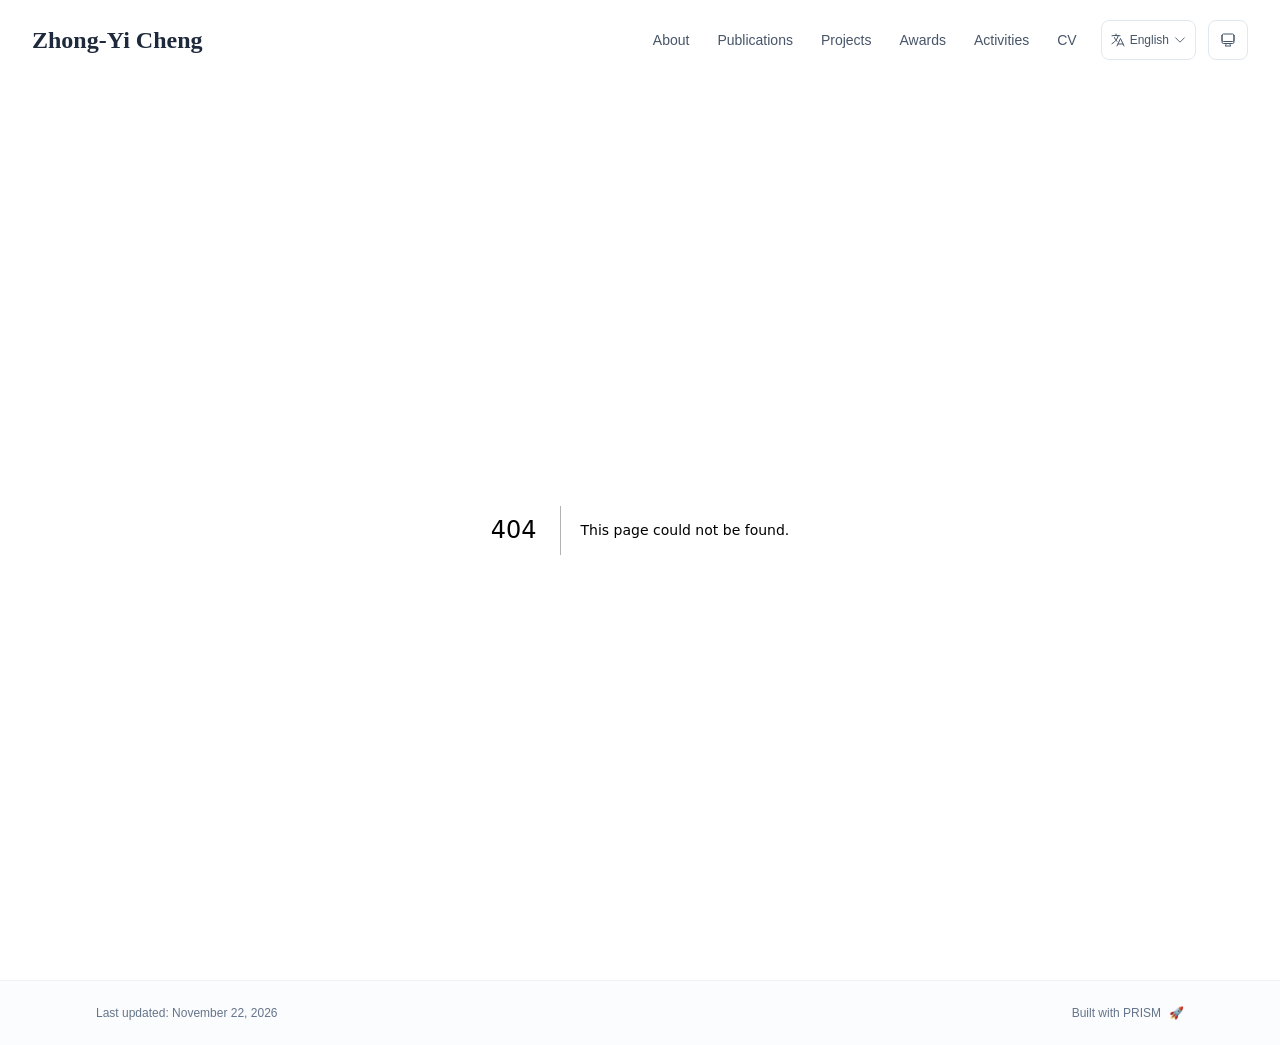
<file: 404/index.html>
<!DOCTYPE html><html lang="en" class="scroll-smooth"><head><meta charSet="utf-8"/><meta name="viewport" content="width=device-width, initial-scale=1"/><link rel="stylesheet" href="/_next/static/css/5e52a4a006a4eb9d.css" data-precedence="next"/><link rel="preload" as="script" fetchPriority="low" href="/_next/static/chunks/webpack-679b75d1c4c2027c.js"/><script src="/_next/static/chunks/4bd1b696-70b6d399998de86a.js" async=""></script><script src="/_next/static/chunks/684-5aaa8290a129f299.js" async=""></script><script src="/_next/static/chunks/main-app-bd252c649911ea94.js" async=""></script><script src="/_next/static/chunks/534-178e4fb86ea8b3af.js" async=""></script><script src="/_next/static/chunks/874-7c5eb7db8d3a51f7.js" async=""></script><script src="/_next/static/chunks/291-e39730cc9327e39b.js" async=""></script><script src="/_next/static/chunks/app/layout-350f870ce7b71e7e.js" async=""></script><meta name="robots" content="noindex"/><title>404: This page could not be found.</title><link rel="icon" href="/jaas_logo.svg" type="image/svg+xml"/><link rel="dns-prefetch" href="https://jialeliu.com"/><link rel="preconnect" href="https://jialeliu.com" crossorigin=""/><link rel="preload" as="font" type="font/woff2" href="https://jialeliu.com/fonts/georgiab.woff2" crossorigin=""/><script>
              try {
                const theme = localStorage.getItem('theme-storage');
                const parsed = theme ? JSON.parse(theme) : null;
                const setting = parsed?.state?.theme || 'system';
                const prefersDark = typeof window !== 'undefined' && window.matchMedia && window.matchMedia('(prefers-color-scheme: dark)').matches;
                const effective = setting === 'dark' ? 'dark' : (setting === 'light' ? 'light' : (prefersDark ? 'dark' : 'light'));
                var root = document.documentElement;
                root.classList.add(effective);
                root.setAttribute('data-theme', effective);
              } catch (e) {
                var root = document.documentElement;
                root.classList.add('light');
                root.setAttribute('data-theme', 'light');
              }
            </script><script>
    try {
      const cfg = {"enabled":true,"locales":["zh","en"],"defaultLocale":"en","mode":"auto","fixedLocale":"en","persist":true,"switcher":true,"labels":{"zh":"中文","en":"English"}};
      const storageKey = 'locale-storage';
      const normalize = (value) => typeof value === 'string' ? value.trim().replace('_', '-').toLowerCase() : '';
      const matchLocale = (candidate) => {
        const normalized = normalize(candidate);
        if (!normalized) return null;
        if (cfg.locales.includes(normalized)) return normalized;
        const language = normalized.split('-')[0];
        if (cfg.locales.includes(language)) return language;
        return null;
      };

      let resolved = null;

      if (!cfg.enabled) {
        resolved = cfg.defaultLocale;
      } else if (cfg.persist) {
        resolved = matchLocale(localStorage.getItem(storageKey));
      }

      if (!resolved) {
        if (cfg.mode === 'fixed') {
          resolved = cfg.fixedLocale;
        } else {
          resolved = matchLocale(navigator.language);
        }
      }

      if (!resolved) {
        resolved = cfg.defaultLocale;
      }

      const root = document.documentElement;
      root.lang = resolved;
      root.setAttribute('data-locale', resolved);

      if (cfg.persist) {
        localStorage.setItem(storageKey, resolved);
      }
    } catch (e) {
      const root = document.documentElement;
      root.lang = 'en';
      root.setAttribute('data-locale', 'en');
    }
  </script><title>Zhong-Yi Cheng</title><meta name="description" content="Zhong-Yi Cheng is an Assistant Researcher at the Institute of Agricultural Resources and Environment, Jiangsu Academy of Agricultural Sciences. His research focuses on the safe utilization of contaminated farmland, the control of heavy-metal pollution in soils, and rhizosphere microbial ecology."/><meta name="author" content="Zhong-Yi Cheng"/><meta name="keywords" content="Zhong-Yi Cheng,PhD,Research,Institute of Agricultural Resources and Environment
Jiangsu Academy of Agricultural Sciences (JAAS)"/><meta name="creator" content="Zhong-Yi Cheng"/><meta name="publisher" content="Zhong-Yi Cheng"/><meta property="og:title" content="Zhong-Yi Cheng"/><meta property="og:description" content="Zhong-Yi Cheng is an Assistant Researcher at the Institute of Agricultural Resources and Environment, Jiangsu Academy of Agricultural Sciences. His research focuses on the safe utilization of contaminated farmland, the control of heavy-metal pollution in soils, and rhizosphere microbial ecology."/><meta property="og:site_name" content="Zhong-Yi Cheng&#x27;s Academic Website"/><meta property="og:locale" content="en_US"/><meta property="og:type" content="website"/><meta name="twitter:card" content="summary"/><meta name="twitter:title" content="Zhong-Yi Cheng"/><meta name="twitter:description" content="Zhong-Yi Cheng is an Assistant Researcher at the Institute of Agricultural Resources and Environment, Jiangsu Academy of Agricultural Sciences. His research focuses on the safe utilization of contaminated farmland, the control of heavy-metal pollution in soils, and rhizosphere microbial ecology."/><link rel="icon" href="/jaas_logo.svg"/><script>document.querySelectorAll('body link[rel="icon"], body link[rel="apple-touch-icon"]').forEach(el => document.head.appendChild(el))</script><script src="/_next/static/chunks/polyfills-42372ed130431b0a.js" noModule=""></script></head><body class="font-sans antialiased"><div style="visibility:hidden"><nav class="fixed top-0 left-0 right-0 z-50" data-headlessui-state=""><div class="transition-all duration-300 ease-out bg-transparent" style="transform:translateY(-100px)"><div class="max-w-7xl mx-auto px-4 sm:px-6 lg:px-8"><div class="flex justify-between items-center h-16 lg:h-20"><div class="flex-shrink-0" tabindex="0"><a class="text-xl lg:text-2xl font-serif font-semibold text-primary hover:text-accent transition-colors duration-200" href="/">Zhong-Yi Cheng</a></div><div class="hidden lg:block"><div class="ml-10 flex items-center space-x-3"><div class="relative flex items-baseline space-x-1"><a data-nav-href="/" class="relative px-3 py-2 text-sm font-medium rounded-lg transition-colors duration-150 text-neutral-600" href="/">About</a><a data-nav-href="/publications" class="relative px-3 py-2 text-sm font-medium rounded-lg transition-colors duration-150 text-neutral-600" href="/publications/">Publications</a><a data-nav-href="/grants" class="relative px-3 py-2 text-sm font-medium rounded-lg transition-colors duration-150 text-neutral-600" href="/grants/">Projects</a><a data-nav-href="/awards" class="relative px-3 py-2 text-sm font-medium rounded-lg transition-colors duration-150 text-neutral-600" href="/awards/">Awards</a><a data-nav-href="/activities" class="relative px-3 py-2 text-sm font-medium rounded-lg transition-colors duration-150 text-neutral-600" href="/activities/">Activities</a><a data-nav-href="/cv" class="relative px-3 py-2 text-sm font-medium rounded-lg transition-colors duration-150 text-neutral-600" href="/cv/">CV</a></div><div class="flex items-center justify-center w-14 h-10 rounded-lg border border-neutral-200 dark:border-[rgba(148,163,184,0.24)] bg-background dark:bg-neutral-800"><div class="w-6 h-4 rounded bg-neutral-300 animate-pulse"></div></div><div class="flex items-center justify-center w-10 h-10 rounded-lg border border-neutral-200 dark:border-[rgba(148,163,184,0.24)] bg-background dark:bg-neutral-800"><div class="w-4 h-4 rounded-full bg-neutral-300 animate-pulse"></div></div></div></div><div class="lg:hidden flex items-center space-x-2"><div class="flex items-center justify-center w-14 h-10 rounded-lg border border-neutral-200 dark:border-[rgba(148,163,184,0.24)] bg-background dark:bg-neutral-800"><div class="w-6 h-4 rounded bg-neutral-300 animate-pulse"></div></div><div class="flex items-center justify-center w-10 h-10 rounded-lg border border-neutral-200 dark:border-[rgba(148,163,184,0.24)] bg-background dark:bg-neutral-800"><div class="w-4 h-4 rounded-full bg-neutral-300 animate-pulse"></div></div><button class="inline-flex items-center justify-center p-2 rounded-md text-neutral-600 hover:text-primary hover:bg-neutral-100 dark:hover:bg-neutral-800 focus:outline-none focus:ring-2 focus:ring-inset focus:ring-accent transition-colors duration-200" id="headlessui-disclosure-button-«R7pdb»" type="button" aria-expanded="false" data-headlessui-state=""><span class="sr-only">Open main menu</span><div><svg xmlns="http://www.w3.org/2000/svg" fill="none" viewBox="0 0 24 24" stroke-width="1.5" stroke="currentColor" aria-hidden="true" data-slot="icon" class="block h-6 w-6"><path stroke-linecap="round" stroke-linejoin="round" d="M3.75 6.75h16.5M3.75 12h16.5m-16.5 5.25h16.5"></path></svg></div></button></div></div></div></div></nav><main class="min-h-screen pt-16 lg:pt-20"><div style="font-family:system-ui,&quot;Segoe UI&quot;,Roboto,Helvetica,Arial,sans-serif,&quot;Apple Color Emoji&quot;,&quot;Segoe UI Emoji&quot;;height:100vh;text-align:center;display:flex;flex-direction:column;align-items:center;justify-content:center"><div><style>body{color:#000;background:#fff;margin:0}.next-error-h1{border-right:1px solid rgba(0,0,0,.3)}@media (prefers-color-scheme:dark){body{color:#fff;background:#000}.next-error-h1{border-right:1px solid rgba(255,255,255,.3)}}</style><h1 class="next-error-h1" style="display:inline-block;margin:0 20px 0 0;padding:0 23px 0 0;font-size:24px;font-weight:500;vertical-align:top;line-height:49px">404</h1><div style="display:inline-block"><h2 style="font-size:14px;font-weight:400;line-height:49px;margin:0">This page could not be found.</h2></div></div></div><!--$--><!--/$--><!--$--><!--/$--></main><footer class="border-t border-neutral-200/50 bg-neutral-50/50 dark:bg-neutral-900/50 dark:border-neutral-700/50"><div class="max-w-6xl mx-auto px-4 sm:px-6 lg:px-8 py-6"><div class="flex flex-col sm:flex-row justify-between items-center gap-2"><p class="text-xs text-neutral-500">Last updated<!-- -->: <!-- -->November 22, 2026</p><p class="text-xs text-neutral-500 flex items-center"><a href="https://github.com/xyjoey/PRISM" target="_blank" rel="noopener noreferrer">Built with PRISM</a><span class="ml-2">🚀</span></p></div></div></footer></div><script src="/_next/static/chunks/webpack-679b75d1c4c2027c.js" async=""></script><script>(self.__next_f=self.__next_f||[]).push([0])</script><script>self.__next_f.push([1,"1:\"$Sreact.fragment\"\n3:I[3719,[\"534\",\"static/chunks/534-178e4fb86ea8b3af.js\",\"874\",\"static/chunks/874-7c5eb7db8d3a51f7.js\",\"291\",\"static/chunks/291-e39730cc9327e39b.js\",\"177\",\"static/chunks/app/layout-350f870ce7b71e7e.js\"],\"ThemeProvider\"]\n4:I[310,[\"534\",\"static/chunks/534-178e4fb86ea8b3af.js\",\"874\",\"static/chunks/874-7c5eb7db8d3a51f7.js\",\"291\",\"static/chunks/291-e39730cc9327e39b.js\",\"177\",\"static/chunks/app/layout-350f870ce7b71e7e.js\"],\"LocaleProvider\"]\n5:I[4574,[\"534\",\"static/chunks/534-178e4fb86ea8b3af.js\",\"874\",\"static/chunks/874-7c5eb7db8d3a51f7.js\",\"291\",\"static/chunks/291-e39730cc9327e39b.js\",\"177\",\"static/chunks/app/layout-350f870ce7b71e7e.js\"],\"default\"]\n6:I[7555,[],\"\"]\n7:I[1295,[],\"\"]\n8:I[2548,[\"534\",\"static/chunks/534-178e4fb86ea8b3af.js\",\"874\",\"static/chunks/874-7c5eb7db8d3a51f7.js\",\"291\",\"static/chunks/291-e39730cc9327e39b.js\",\"177\",\"static/chunks/app/layout-350f870ce7b71e7e.js\"],\"default\"]\n9:I[9665,[],\"MetadataBoundary\"]\nb:I[9665,[],\"OutletBoundary\"]\ne:I[4911,[],\"AsyncMetadataOutlet\"]\n10:I[9665,[],\"ViewportBoundary\"]\n12:I[6614,[],\"\"]\n:HL[\"/_next/static/css/5e52a4a006a4eb9d.css\",\"style\"]\n2:T5d7,\n    try {\n      const cfg = {\"enabled\":true,\"locales\":[\"zh\",\"en\"],\"defaultLocale\":\"en\",\"mode\":\"auto\",\"fixedLocale\":\"en\",\"persist\":true,\"switcher\":true,\"labels\":{\"zh\":\"中文\",\"en\":\"English\"}};\n      const storageKey = 'locale-storage';\n      const normalize = (value) =\u003e typeof value === 'string' ? value.trim().replace('_', '-').toLowerCase() : '';\n      const matchLocale = (candidate) =\u003e {\n        const normalized = normalize(candidate);\n        if (!normalized) return null;\n        if (cfg.locales.includes(normalized)) return normalized;\n        const language = normalized.split('-')[0];\n        if (cfg.locales.includes(language)) return language;\n        return null;\n      };\n\n      let resolved = null;\n\n      if (!cfg.enabled) {\n        resolved = cfg.defaultLocale;\n      } else if (cfg.persist) {\n        resolved = matchLocale(localStorage.getItem(storageKey));\n      }\n\n      if (!resolved) {\n        if ("])</script><script>self.__next_f.push([1,"cfg.mode === 'fixed') {\n          resolved = cfg.fixedLocale;\n        } else {\n          resolved = matchLocale(navigator.language);\n        }\n      }\n\n      if (!resolved) {\n        resolved = cfg.defaultLocale;\n      }\n\n      const root = document.documentElement;\n      root.lang = resolved;\n      root.setAttribute('data-locale', resolved);\n\n      if (cfg.persist) {\n        localStorage.setItem(storageKey, resolved);\n      }\n    } catch (e) {\n      const root = document.documentElement;\n      root.lang = 'en';\n      root.setAttribute('data-locale', 'en');\n    }\n  "])</script><script>self.__next_f.push([1,"0:{\"P\":null,\"b\":\"lTXeNgGuYqPYeb21PATkQ\",\"p\":\"\",\"c\":[\"\",\"_not-found\",\"\"],\"i\":false,\"f\":[[[\"\",{\"children\":[\"/_not-found\",{\"children\":[\"__PAGE__\",{}]}]},\"$undefined\",\"$undefined\",true],[\"\",[\"$\",\"$1\",\"c\",{\"children\":[[[\"$\",\"link\",\"0\",{\"rel\":\"stylesheet\",\"href\":\"/_next/static/css/5e52a4a006a4eb9d.css\",\"precedence\":\"next\",\"crossOrigin\":\"$undefined\",\"nonce\":\"$undefined\"}]],[\"$\",\"html\",null,{\"lang\":\"en\",\"className\":\"scroll-smooth\",\"suppressHydrationWarning\":true,\"children\":[[\"$\",\"head\",null,{\"children\":[[\"$\",\"link\",null,{\"rel\":\"icon\",\"href\":\"/jaas_logo.svg\",\"type\":\"image/svg+xml\"}],[\"$\",\"link\",null,{\"rel\":\"dns-prefetch\",\"href\":\"https://jialeliu.com\"}],[\"$\",\"link\",null,{\"rel\":\"preconnect\",\"href\":\"https://jialeliu.com\",\"crossOrigin\":\"\"}],[\"$\",\"link\",null,{\"rel\":\"preload\",\"as\":\"font\",\"type\":\"font/woff2\",\"href\":\"https://jialeliu.com/fonts/georgiab.woff2\",\"crossOrigin\":\"\"}],[\"$\",\"script\",null,{\"dangerouslySetInnerHTML\":{\"__html\":\"\\n              try {\\n                const theme = localStorage.getItem('theme-storage');\\n                const parsed = theme ? JSON.parse(theme) : null;\\n                const setting = parsed?.state?.theme || 'system';\\n                const prefersDark = typeof window !== 'undefined' \u0026\u0026 window.matchMedia \u0026\u0026 window.matchMedia('(prefers-color-scheme: dark)').matches;\\n                const effective = setting === 'dark' ? 'dark' : (setting === 'light' ? 'light' : (prefersDark ? 'dark' : 'light'));\\n                var root = document.documentElement;\\n                root.classList.add(effective);\\n                root.setAttribute('data-theme', effective);\\n              } catch (e) {\\n                var root = document.documentElement;\\n                root.classList.add('light');\\n                root.setAttribute('data-theme', 'light');\\n              }\\n            \"}}],[\"$\",\"script\",null,{\"dangerouslySetInnerHTML\":{\"__html\":\"$2\"}}]]}],[\"$\",\"body\",null,{\"className\":\"font-sans antialiased\",\"children\":[\"$\",\"$L3\",null,{\"children\":[\"$\",\"$L4\",null,{\"config\":{\"enabled\":true,\"locales\":[\"zh\",\"en\"],\"defaultLocale\":\"en\",\"mode\":\"auto\",\"fixedLocale\":\"en\",\"persist\":true,\"switcher\":true,\"labels\":{\"zh\":\"中文\",\"en\":\"English\"}},\"children\":[[\"$\",\"$L5\",null,{\"items\":[{\"title\":\"About\",\"type\":\"page\",\"target\":\"about\",\"href\":\"/\"},{\"title\":\"Publications\",\"type\":\"page\",\"target\":\"publications\",\"href\":\"/publications\"},{\"title\":\"Projects\",\"type\":\"page\",\"target\":\"grants\",\"href\":\"/grants\"},{\"title\":\"Awards\",\"type\":\"page\",\"target\":\"awards\",\"href\":\"/awards\"},{\"title\":\"Activities\",\"type\":\"page\",\"target\":\"activities\",\"href\":\"/activities\"},{\"title\":\"CV\",\"type\":\"page\",\"target\":\"cv\",\"href\":\"/cv\"}],\"siteTitle\":\"Zhong-Yi Cheng\",\"enableOnePageMode\":false,\"i18n\":\"$0:f:0:1:1:props:children:1:props:children:1:props:children:props:children:props:config\",\"itemsByLocale\":{\"zh\":[{\"title\":\"关于我\",\"type\":\"page\",\"target\":\"about\",\"href\":\"/\"},{\"title\":\"论文\",\"type\":\"page\",\"target\":\"publications\",\"href\":\"/publications\"},{\"title\":\"项目\",\"type\":\"page\",\"target\":\"grants\",\"href\":\"/grants\"},{\"title\":\"奖项\",\"type\":\"page\",\"target\":\"awards\",\"href\":\"/awards\"},{\"title\":\"动态\",\"type\":\"page\",\"target\":\"activities\",\"href\":\"/activities\"},{\"title\":\"简历\",\"type\":\"page\",\"target\":\"cv\",\"href\":\"/cv\"}],\"en\":[{\"title\":\"About\",\"type\":\"page\",\"target\":\"about\",\"href\":\"/\"},{\"title\":\"Publications\",\"type\":\"page\",\"target\":\"publications\",\"href\":\"/publications\"},{\"title\":\"Projects\",\"type\":\"page\",\"target\":\"grants\",\"href\":\"/grants\"},{\"title\":\"Awards\",\"type\":\"page\",\"target\":\"awards\",\"href\":\"/awards\"},{\"title\":\"Activities\",\"type\":\"page\",\"target\":\"activities\",\"href\":\"/activities\"},{\"title\":\"CV\",\"type\":\"page\",\"target\":\"cv\",\"href\":\"/cv\"}]},\"siteTitleByLocale\":{\"zh\":\"程中一\",\"en\":\"Zhong-Yi Cheng\"}}],[\"$\",\"main\",null,{\"className\":\"min-h-screen pt-16 lg:pt-20\",\"children\":[\"$\",\"$L6\",null,{\"parallelRouterKey\":\"children\",\"error\":\"$undefined\",\"errorStyles\":\"$undefined\",\"errorScripts\":\"$undefined\",\"template\":[\"$\",\"$L7\",null,{}],\"templateStyles\":\"$undefined\",\"templateScripts\":\"$undefined\",\"notFound\":[[[\"$\",\"title\",null,{\"children\":\"404: This page could not be found.\"}],[\"$\",\"div\",null,{\"style\":{\"fontFamily\":\"system-ui,\\\"Segoe UI\\\",Roboto,Helvetica,Arial,sans-serif,\\\"Apple Color Emoji\\\",\\\"Segoe UI Emoji\\\"\",\"height\":\"100vh\",\"textAlign\":\"center\",\"display\":\"flex\",\"flexDirection\":\"column\",\"alignItems\":\"center\",\"justifyContent\":\"center\"},\"children\":[\"$\",\"div\",null,{\"children\":[[\"$\",\"style\",null,{\"dangerouslySetInnerHTML\":{\"__html\":\"body{color:#000;background:#fff;margin:0}.next-error-h1{border-right:1px solid rgba(0,0,0,.3)}@media (prefers-color-scheme:dark){body{color:#fff;background:#000}.next-error-h1{border-right:1px solid rgba(255,255,255,.3)}}\"}}],[\"$\",\"h1\",null,{\"className\":\"next-error-h1\",\"style\":{\"display\":\"inline-block\",\"margin\":\"0 20px 0 0\",\"padding\":\"0 23px 0 0\",\"fontSize\":24,\"fontWeight\":500,\"verticalAlign\":\"top\",\"lineHeight\":\"49px\"},\"children\":404}],[\"$\",\"div\",null,{\"style\":{\"display\":\"inline-block\"},\"children\":[\"$\",\"h2\",null,{\"style\":{\"fontSize\":14,\"fontWeight\":400,\"lineHeight\":\"49px\",\"margin\":0},\"children\":\"This page could not be found.\"}]}]]}]}]],[]],\"forbidden\":\"$undefined\",\"unauthorized\":\"$undefined\"}]}],[\"$\",\"$L8\",null,{\"lastUpdated\":\"November 22, 2026\",\"lastUpdatedByLocale\":{\"zh\":\"2026年11月22日\",\"en\":\"November 22, 2026\"},\"defaultLocale\":\"en\"}]]}]}]}]]}]]}],{\"children\":[\"/_not-found\",[\"$\",\"$1\",\"c\",{\"children\":[null,[\"$\",\"$L6\",null,{\"parallelRouterKey\":\"children\",\"error\":\"$undefined\",\"errorStyles\":\"$undefined\",\"errorScripts\":\"$undefined\",\"template\":[\"$\",\"$L7\",null,{}],\"templateStyles\":\"$undefined\",\"templateScripts\":\"$undefined\",\"notFound\":\"$undefined\",\"forbidden\":\"$undefined\",\"unauthorized\":\"$undefined\"}]]}],{\"children\":[\"__PAGE__\",[\"$\",\"$1\",\"c\",{\"children\":[[[\"$\",\"title\",null,{\"children\":\"404: This page could not be found.\"}],[\"$\",\"div\",null,{\"style\":\"$0:f:0:1:1:props:children:1:props:children:1:props:children:props:children:props:children:1:props:children:props:notFound:0:1:props:style\",\"children\":[\"$\",\"div\",null,{\"children\":[[\"$\",\"style\",null,{\"dangerouslySetInnerHTML\":{\"__html\":\"body{color:#000;background:#fff;margin:0}.next-error-h1{border-right:1px solid rgba(0,0,0,.3)}@media (prefers-color-scheme:dark){body{color:#fff;background:#000}.next-error-h1{border-right:1px solid rgba(255,255,255,.3)}}\"}}],[\"$\",\"h1\",null,{\"className\":\"next-error-h1\",\"style\":\"$0:f:0:1:1:props:children:1:props:children:1:props:children:props:children:props:children:1:props:children:props:notFound:0:1:props:children:props:children:1:props:style\",\"children\":404}],[\"$\",\"div\",null,{\"style\":\"$0:f:0:1:1:props:children:1:props:children:1:props:children:props:children:props:children:1:props:children:props:notFound:0:1:props:children:props:children:2:props:style\",\"children\":[\"$\",\"h2\",null,{\"style\":\"$0:f:0:1:1:props:children:1:props:children:1:props:children:props:children:props:children:1:props:children:props:notFound:0:1:props:children:props:children:2:props:children:props:style\",\"children\":\"This page could not be found.\"}]}]]}]}]],[\"$\",\"$L9\",null,{\"children\":\"$La\"}],null,[\"$\",\"$Lb\",null,{\"children\":[\"$Lc\",\"$Ld\",[\"$\",\"$Le\",null,{\"promise\":\"$@f\"}]]}]]}],{},null,false]},null,false]},null,false],[\"$\",\"$1\",\"h\",{\"children\":[[\"$\",\"meta\",null,{\"name\":\"robots\",\"content\":\"noindex\"}],[\"$\",\"$1\",\"iz2Ogcc01maYLNtOrxYxK\",{\"children\":[[\"$\",\"$L10\",null,{\"children\":\"$L11\"}],null]}],null]}],false]],\"m\":\"$undefined\",\"G\":[\"$12\",\"$undefined\"],\"s\":false,\"S\":true}\n"])</script><script>self.__next_f.push([1,"13:\"$Sreact.suspense\"\n14:I[4911,[],\"AsyncMetadata\"]\na:[\"$\",\"$13\",null,{\"fallback\":null,\"children\":[\"$\",\"$L14\",null,{\"promise\":\"$@15\"}]}]\n"])</script><script>self.__next_f.push([1,"d:null\n"])</script><script>self.__next_f.push([1,"11:[[\"$\",\"meta\",\"0\",{\"charSet\":\"utf-8\"}],[\"$\",\"meta\",\"1\",{\"name\":\"viewport\",\"content\":\"width=device-width, initial-scale=1\"}]]\nc:null\n"])</script><script>self.__next_f.push([1,"15:{\"metadata\":[[\"$\",\"title\",\"0\",{\"children\":\"Zhong-Yi Cheng\"}],[\"$\",\"meta\",\"1\",{\"name\":\"description\",\"content\":\"Zhong-Yi Cheng is an Assistant Researcher at the Institute of Agricultural Resources and Environment, Jiangsu Academy of Agricultural Sciences. His research focuses on the safe utilization of contaminated farmland, the control of heavy-metal pollution in soils, and rhizosphere microbial ecology.\"}],[\"$\",\"meta\",\"2\",{\"name\":\"author\",\"content\":\"Zhong-Yi Cheng\"}],[\"$\",\"meta\",\"3\",{\"name\":\"keywords\",\"content\":\"Zhong-Yi Cheng,PhD,Research,Institute of Agricultural Resources and Environment\\nJiangsu Academy of Agricultural Sciences (JAAS)\"}],[\"$\",\"meta\",\"4\",{\"name\":\"creator\",\"content\":\"Zhong-Yi Cheng\"}],[\"$\",\"meta\",\"5\",{\"name\":\"publisher\",\"content\":\"Zhong-Yi Cheng\"}],[\"$\",\"meta\",\"6\",{\"property\":\"og:title\",\"content\":\"Zhong-Yi Cheng\"}],[\"$\",\"meta\",\"7\",{\"property\":\"og:description\",\"content\":\"Zhong-Yi Cheng is an Assistant Researcher at the Institute of Agricultural Resources and Environment, Jiangsu Academy of Agricultural Sciences. His research focuses on the safe utilization of contaminated farmland, the control of heavy-metal pollution in soils, and rhizosphere microbial ecology.\"}],[\"$\",\"meta\",\"8\",{\"property\":\"og:site_name\",\"content\":\"Zhong-Yi Cheng's Academic Website\"}],[\"$\",\"meta\",\"9\",{\"property\":\"og:locale\",\"content\":\"en_US\"}],[\"$\",\"meta\",\"10\",{\"property\":\"og:type\",\"content\":\"website\"}],[\"$\",\"meta\",\"11\",{\"name\":\"twitter:card\",\"content\":\"summary\"}],[\"$\",\"meta\",\"12\",{\"name\":\"twitter:title\",\"content\":\"Zhong-Yi Cheng\"}],[\"$\",\"meta\",\"13\",{\"name\":\"twitter:description\",\"content\":\"Zhong-Yi Cheng is an Assistant Researcher at the Institute of Agricultural Resources and Environment, Jiangsu Academy of Agricultural Sciences. His research focuses on the safe utilization of contaminated farmland, the control of heavy-metal pollution in soils, and rhizosphere microbial ecology.\"}],[\"$\",\"link\",\"14\",{\"rel\":\"icon\",\"href\":\"/jaas_logo.svg\"}]],\"error\":null,\"digest\":\"$undefined\"}\nf:{\"metadata\":\"$15:metadata\",\"error\":null,\"dige"])</script><script>self.__next_f.push([1,"st\":\"$undefined\"}\n"])</script></body></html>
</file>
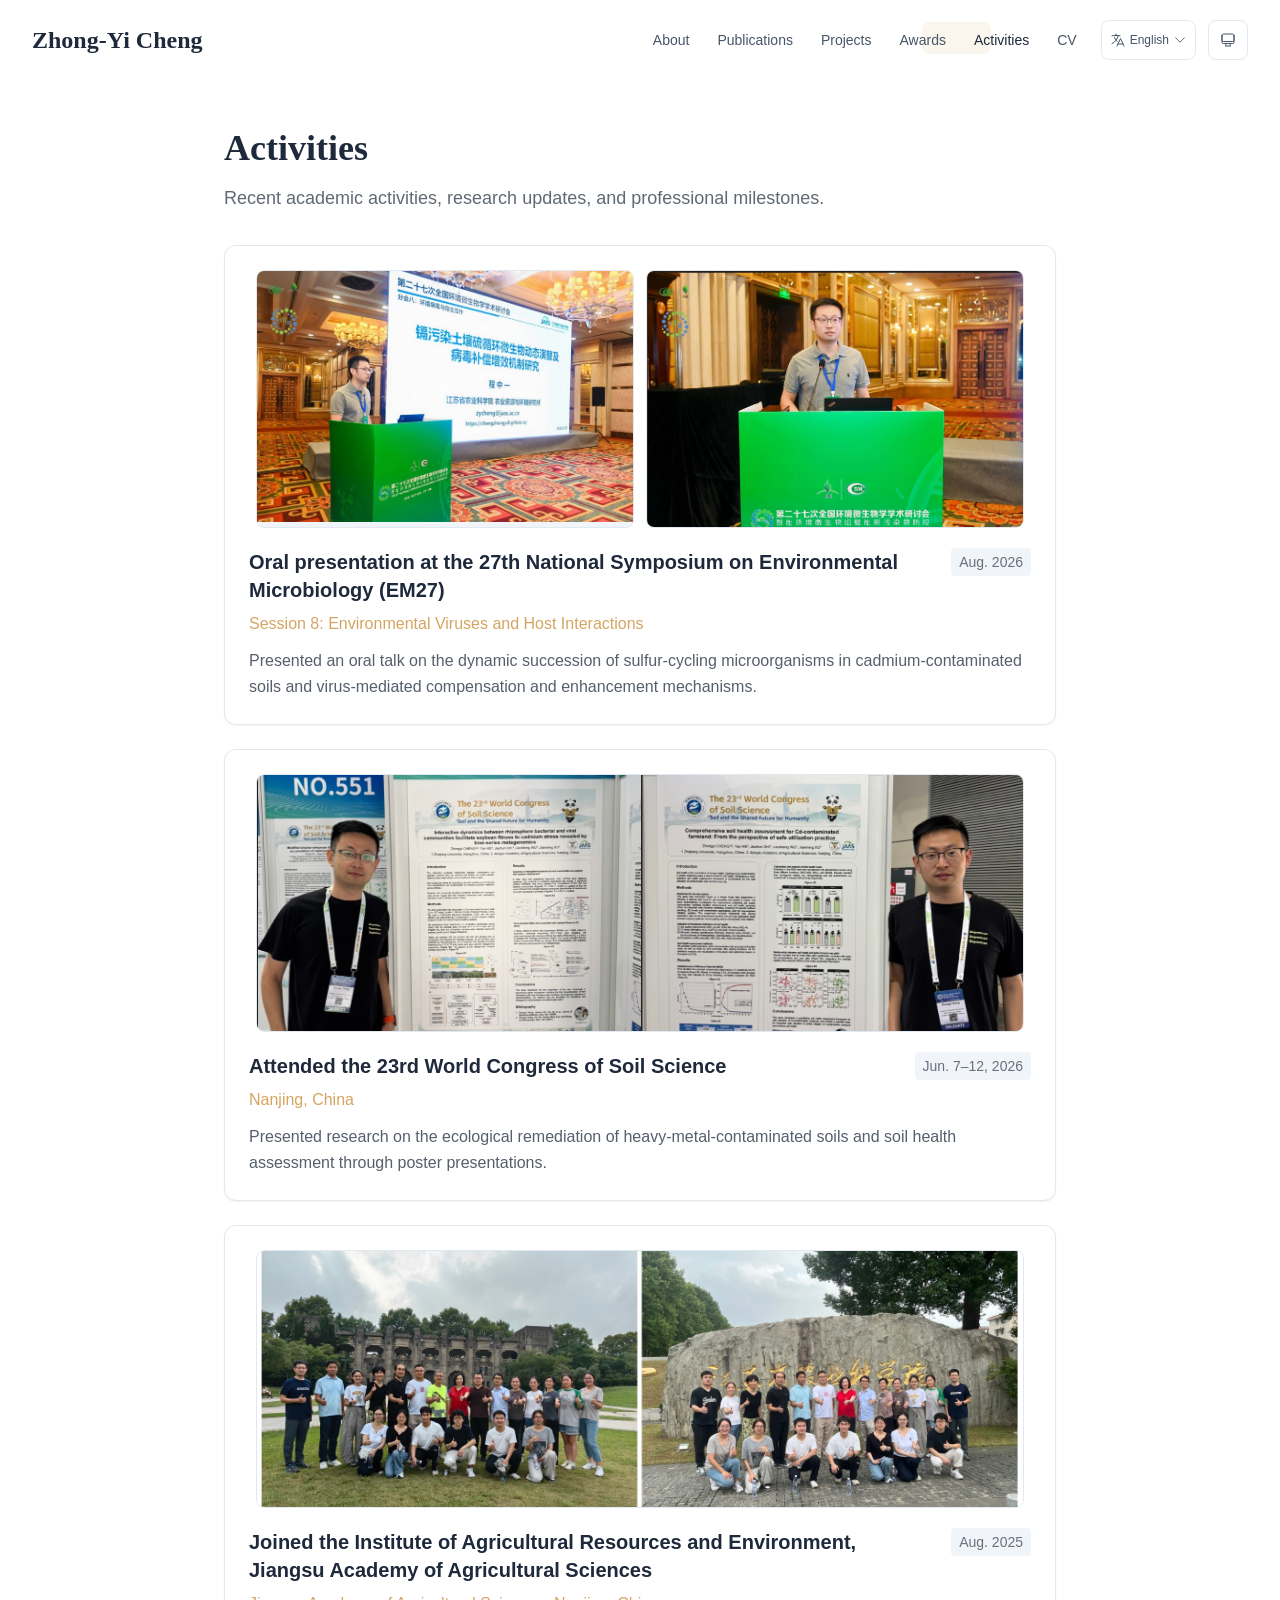
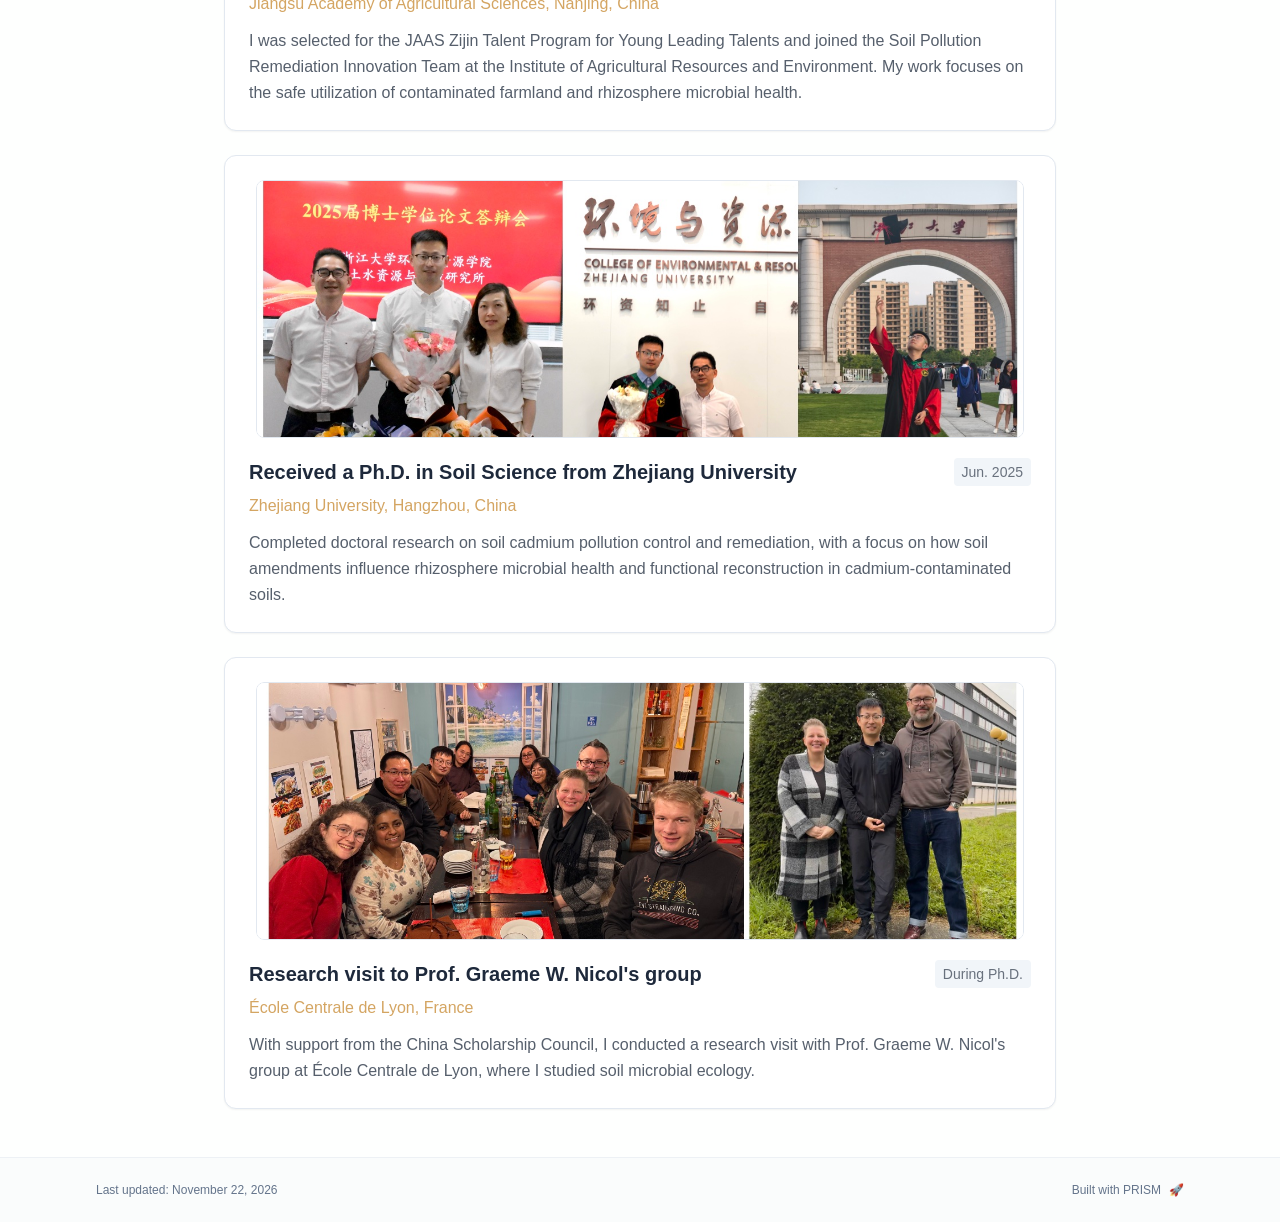
<file: activities/index.html>
<!DOCTYPE html><html lang="en" class="scroll-smooth"><head><meta charSet="utf-8"/><meta name="viewport" content="width=device-width, initial-scale=1"/><link rel="stylesheet" href="/_next/static/css/5e52a4a006a4eb9d.css" data-precedence="next"/><link rel="preload" as="script" fetchPriority="low" href="/_next/static/chunks/webpack-679b75d1c4c2027c.js"/><script src="/_next/static/chunks/4bd1b696-70b6d399998de86a.js" async=""></script><script src="/_next/static/chunks/684-5aaa8290a129f299.js" async=""></script><script src="/_next/static/chunks/main-app-bd252c649911ea94.js" async=""></script><script src="/_next/static/chunks/534-178e4fb86ea8b3af.js" async=""></script><script src="/_next/static/chunks/874-7c5eb7db8d3a51f7.js" async=""></script><script src="/_next/static/chunks/291-e39730cc9327e39b.js" async=""></script><script src="/_next/static/chunks/app/layout-350f870ce7b71e7e.js" async=""></script><script src="/_next/static/chunks/870-9fb0e175bad2186e.js" async=""></script><script src="/_next/static/chunks/748-aaba0b0c94c3db1b.js" async=""></script><script src="/_next/static/chunks/app/%5Bslug%5D/page-307cba071d0c79fd.js" async=""></script><link rel="icon" href="/jaas_logo.svg" type="image/svg+xml"/><link rel="dns-prefetch" href="https://jialeliu.com"/><link rel="preconnect" href="https://jialeliu.com" crossorigin=""/><link rel="preload" as="font" type="font/woff2" href="https://jialeliu.com/fonts/georgiab.woff2" crossorigin=""/><script>
              try {
                const theme = localStorage.getItem('theme-storage');
                const parsed = theme ? JSON.parse(theme) : null;
                const setting = parsed?.state?.theme || 'system';
                const prefersDark = typeof window !== 'undefined' && window.matchMedia && window.matchMedia('(prefers-color-scheme: dark)').matches;
                const effective = setting === 'dark' ? 'dark' : (setting === 'light' ? 'light' : (prefersDark ? 'dark' : 'light'));
                var root = document.documentElement;
                root.classList.add(effective);
                root.setAttribute('data-theme', effective);
              } catch (e) {
                var root = document.documentElement;
                root.classList.add('light');
                root.setAttribute('data-theme', 'light');
              }
            </script><script>
    try {
      const cfg = {"enabled":true,"locales":["zh","en"],"defaultLocale":"en","mode":"auto","fixedLocale":"en","persist":true,"switcher":true,"labels":{"zh":"中文","en":"English"}};
      const storageKey = 'locale-storage';
      const normalize = (value) => typeof value === 'string' ? value.trim().replace('_', '-').toLowerCase() : '';
      const matchLocale = (candidate) => {
        const normalized = normalize(candidate);
        if (!normalized) return null;
        if (cfg.locales.includes(normalized)) return normalized;
        const language = normalized.split('-')[0];
        if (cfg.locales.includes(language)) return language;
        return null;
      };

      let resolved = null;

      if (!cfg.enabled) {
        resolved = cfg.defaultLocale;
      } else if (cfg.persist) {
        resolved = matchLocale(localStorage.getItem(storageKey));
      }

      if (!resolved) {
        if (cfg.mode === 'fixed') {
          resolved = cfg.fixedLocale;
        } else {
          resolved = matchLocale(navigator.language);
        }
      }

      if (!resolved) {
        resolved = cfg.defaultLocale;
      }

      const root = document.documentElement;
      root.lang = resolved;
      root.setAttribute('data-locale', resolved);

      if (cfg.persist) {
        localStorage.setItem(storageKey, resolved);
      }
    } catch (e) {
      const root = document.documentElement;
      root.lang = 'en';
      root.setAttribute('data-locale', 'en');
    }
  </script><title>Activities | Zhong-Yi Cheng</title><meta name="description" content="Recent academic activities, research updates, and professional milestones."/><meta name="author" content="Zhong-Yi Cheng"/><meta name="keywords" content="Zhong-Yi Cheng,PhD,Research,Institute of Agricultural Resources and Environment
Jiangsu Academy of Agricultural Sciences (JAAS)"/><meta name="creator" content="Zhong-Yi Cheng"/><meta name="publisher" content="Zhong-Yi Cheng"/><meta property="og:title" content="Zhong-Yi Cheng"/><meta property="og:description" content="Zhong-Yi Cheng is an Assistant Researcher at the Institute of Agricultural Resources and Environment, Jiangsu Academy of Agricultural Sciences. His research focuses on the safe utilization of contaminated farmland, the control of heavy-metal pollution in soils, and rhizosphere microbial ecology."/><meta property="og:site_name" content="Zhong-Yi Cheng&#x27;s Academic Website"/><meta property="og:locale" content="en_US"/><meta property="og:type" content="website"/><meta name="twitter:card" content="summary"/><meta name="twitter:title" content="Zhong-Yi Cheng"/><meta name="twitter:description" content="Zhong-Yi Cheng is an Assistant Researcher at the Institute of Agricultural Resources and Environment, Jiangsu Academy of Agricultural Sciences. His research focuses on the safe utilization of contaminated farmland, the control of heavy-metal pollution in soils, and rhizosphere microbial ecology."/><link rel="icon" href="/jaas_logo.svg"/><script>document.querySelectorAll('body link[rel="icon"], body link[rel="apple-touch-icon"]').forEach(el => document.head.appendChild(el))</script><script src="/_next/static/chunks/polyfills-42372ed130431b0a.js" noModule=""></script></head><body class="font-sans antialiased"><div style="visibility:hidden"><nav class="fixed top-0 left-0 right-0 z-50" data-headlessui-state=""><div class="transition-all duration-300 ease-out bg-transparent" style="transform:translateY(-100px)"><div class="max-w-7xl mx-auto px-4 sm:px-6 lg:px-8"><div class="flex justify-between items-center h-16 lg:h-20"><div class="flex-shrink-0" tabindex="0"><a class="text-xl lg:text-2xl font-serif font-semibold text-primary hover:text-accent transition-colors duration-200" href="/">Zhong-Yi Cheng</a></div><div class="hidden lg:block"><div class="ml-10 flex items-center space-x-3"><div class="relative flex items-baseline space-x-1"><a data-nav-href="/" class="relative px-3 py-2 text-sm font-medium rounded-lg transition-colors duration-150 text-neutral-600" href="/">About</a><a data-nav-href="/publications" class="relative px-3 py-2 text-sm font-medium rounded-lg transition-colors duration-150 text-neutral-600" href="/publications/">Publications</a><a data-nav-href="/grants" class="relative px-3 py-2 text-sm font-medium rounded-lg transition-colors duration-150 text-neutral-600" href="/grants/">Projects</a><a data-nav-href="/awards" class="relative px-3 py-2 text-sm font-medium rounded-lg transition-colors duration-150 text-neutral-600" href="/awards/">Awards</a><a data-nav-href="/activities" class="relative px-3 py-2 text-sm font-medium rounded-lg transition-colors duration-150 text-primary" href="/activities/">Activities</a><a data-nav-href="/cv" class="relative px-3 py-2 text-sm font-medium rounded-lg transition-colors duration-150 text-neutral-600" href="/cv/">CV</a></div><div class="flex items-center justify-center w-14 h-10 rounded-lg border border-neutral-200 dark:border-[rgba(148,163,184,0.24)] bg-background dark:bg-neutral-800"><div class="w-6 h-4 rounded bg-neutral-300 animate-pulse"></div></div><div class="flex items-center justify-center w-10 h-10 rounded-lg border border-neutral-200 dark:border-[rgba(148,163,184,0.24)] bg-background dark:bg-neutral-800"><div class="w-4 h-4 rounded-full bg-neutral-300 animate-pulse"></div></div></div></div><div class="lg:hidden flex items-center space-x-2"><div class="flex items-center justify-center w-14 h-10 rounded-lg border border-neutral-200 dark:border-[rgba(148,163,184,0.24)] bg-background dark:bg-neutral-800"><div class="w-6 h-4 rounded bg-neutral-300 animate-pulse"></div></div><div class="flex items-center justify-center w-10 h-10 rounded-lg border border-neutral-200 dark:border-[rgba(148,163,184,0.24)] bg-background dark:bg-neutral-800"><div class="w-4 h-4 rounded-full bg-neutral-300 animate-pulse"></div></div><button class="inline-flex items-center justify-center p-2 rounded-md text-neutral-600 hover:text-primary hover:bg-neutral-100 dark:hover:bg-neutral-800 focus:outline-none focus:ring-2 focus:ring-inset focus:ring-accent transition-colors duration-200" id="headlessui-disclosure-button-«R7pdb»" type="button" aria-expanded="false" data-headlessui-state=""><span class="sr-only">Open main menu</span><div><svg xmlns="http://www.w3.org/2000/svg" fill="none" viewBox="0 0 24 24" stroke-width="1.5" stroke="currentColor" aria-hidden="true" data-slot="icon" class="block h-6 w-6"><path stroke-linecap="round" stroke-linejoin="round" d="M3.75 6.75h16.5M3.75 12h16.5m-16.5 5.25h16.5"></path></svg></div></button></div></div></div></div></nav><main class="min-h-screen pt-16 lg:pt-20"><div class="max-w-4xl mx-auto px-4 sm:px-6 lg:px-8 py-12"><div style="opacity:0;transform:translateY(20px)"><div class="mb-8"><h1 class="text-4xl font-serif font-bold text-primary mb-4">Activities</h1><div class="text-lg text-primary/70 dark:text-primary/75 max-w-2xl leading-relaxed"><p class="mb-3 last:mb-0">Recent academic activities, research updates, and professional milestones.</p></div></div><div class="grid gap-6"><div class="bg-white dark:bg-neutral-900 p-6 rounded-xl shadow-sm border border-neutral-200 dark:border-neutral-800 hover:shadow-lg transition-all duration-200 hover:scale-[1.01]" style="opacity:0;transform:translateY(20px)"><div class="grid grid-cols-1 sm:grid-cols-2 mb-5 mx-auto max-w-3xl gap-3 overflow-hidden rounded-lg"><div class="overflow-hidden rounded-lg border border-neutral-200 dark:border-neutral-800 bg-neutral-100 dark:bg-neutral-800"><img src="/activities/em27-2026.jpg" alt="Oral presentation at the 27th National Symposium on Environmental Microbiology (EM27) 1" loading="lazy" class="max-h-64 w-full object-cover transition-transform duration-500 hover:scale-105"/></div><div class="overflow-hidden rounded-lg border border-neutral-200 dark:border-neutral-800 bg-neutral-100 dark:bg-neutral-800"><img src="/activities/em27-2026b.jpg" alt="Oral presentation at the 27th National Symposium on Environmental Microbiology (EM27) 2" loading="lazy" class="max-h-64 w-full object-cover transition-transform duration-500 hover:scale-105"/></div></div><div class="flex justify-between items-start gap-4 mb-2"><h3 class="text-xl font-semibold text-primary">Oral presentation at the 27th National Symposium on Environmental Microbiology (EM27)</h3><span class="shrink-0 text-sm text-primary/65 dark:text-primary/75 font-medium bg-neutral-100 dark:bg-neutral-800/80 px-2 py-1 rounded">Aug. 2026</span></div><p class="text-base text-accent font-medium mb-3">Session 8: Environmental Viruses and Host Interactions</p><div class="text-base text-primary/75 dark:text-primary/80 leading-relaxed"><p class="mb-3 last:mb-0">Presented an oral talk on the dynamic succession of sulfur-cycling microorganisms in cadmium-contaminated soils and virus-mediated compensation and enhancement mechanisms.</p></div></div><div class="bg-white dark:bg-neutral-900 p-6 rounded-xl shadow-sm border border-neutral-200 dark:border-neutral-800 hover:shadow-lg transition-all duration-200 hover:scale-[1.01]" style="opacity:0;transform:translateY(20px)"><div class=" mb-5 mx-auto max-w-3xl gap-3 overflow-hidden rounded-lg"><div class="overflow-hidden rounded-lg border border-neutral-200 dark:border-neutral-800 bg-neutral-100 dark:bg-neutral-800"><img src="/activities/WSCC2026-nanjing.jpg" alt="Attended the 23rd World Congress of Soil Science" loading="lazy" class="max-h-64 w-full object-cover transition-transform duration-500 hover:scale-105"/></div></div><div class="flex justify-between items-start gap-4 mb-2"><h3 class="text-xl font-semibold text-primary">Attended the 23rd World Congress of Soil Science</h3><span class="shrink-0 text-sm text-primary/65 dark:text-primary/75 font-medium bg-neutral-100 dark:bg-neutral-800/80 px-2 py-1 rounded">Jun. 7–12, 2026</span></div><p class="text-base text-accent font-medium mb-3">Nanjing, China</p><div class="text-base text-primary/75 dark:text-primary/80 leading-relaxed"><p class="mb-3 last:mb-0">Presented research on the ecological remediation of heavy-metal-contaminated soils and soil health assessment through poster presentations.</p></div></div><div class="bg-white dark:bg-neutral-900 p-6 rounded-xl shadow-sm border border-neutral-200 dark:border-neutral-800 hover:shadow-lg transition-all duration-200 hover:scale-[1.01]" style="opacity:0;transform:translateY(20px)"><div class=" mb-5 mx-auto max-w-3xl gap-3 overflow-hidden rounded-lg"><div class="overflow-hidden rounded-lg border border-neutral-200 dark:border-neutral-800 bg-neutral-100 dark:bg-neutral-800"><img src="/activities/jaas-2025.jpg" alt="Joined the Institute of Agricultural Resources and Environment, Jiangsu Academy of Agricultural Sciences" loading="lazy" class="max-h-64 w-full object-cover transition-transform duration-500 hover:scale-105"/></div></div><div class="flex justify-between items-start gap-4 mb-2"><h3 class="text-xl font-semibold text-primary">Joined the Institute of Agricultural Resources and Environment, Jiangsu Academy of Agricultural Sciences</h3><span class="shrink-0 text-sm text-primary/65 dark:text-primary/75 font-medium bg-neutral-100 dark:bg-neutral-800/80 px-2 py-1 rounded">Aug. 2025</span></div><p class="text-base text-accent font-medium mb-3">Jiangsu Academy of Agricultural Sciences, Nanjing, China</p><div class="text-base text-primary/75 dark:text-primary/80 leading-relaxed"><p class="mb-3 last:mb-0">I was selected for the JAAS Zijin Talent Program for Young Leading Talents and joined the Soil Pollution Remediation Innovation Team at the Institute of Agricultural Resources and Environment. My work focuses on the safe utilization of contaminated farmland and rhizosphere microbial health.</p></div></div><div class="bg-white dark:bg-neutral-900 p-6 rounded-xl shadow-sm border border-neutral-200 dark:border-neutral-800 hover:shadow-lg transition-all duration-200 hover:scale-[1.01]" style="opacity:0;transform:translateY(20px)"><div class=" mb-5 mx-auto max-w-3xl gap-3 overflow-hidden rounded-lg"><div class="overflow-hidden rounded-lg border border-neutral-200 dark:border-neutral-800 bg-neutral-100 dark:bg-neutral-800"><img src="/activities/zju-graduate.jpg" alt="Received a Ph.D. in Soil Science from Zhejiang University" loading="lazy" class="max-h-64 w-full object-cover transition-transform duration-500 hover:scale-105"/></div></div><div class="flex justify-between items-start gap-4 mb-2"><h3 class="text-xl font-semibold text-primary">Received a Ph.D. in Soil Science from Zhejiang University</h3><span class="shrink-0 text-sm text-primary/65 dark:text-primary/75 font-medium bg-neutral-100 dark:bg-neutral-800/80 px-2 py-1 rounded">Jun. 2025</span></div><p class="text-base text-accent font-medium mb-3">Zhejiang University, Hangzhou, China</p><div class="text-base text-primary/75 dark:text-primary/80 leading-relaxed"><p class="mb-3 last:mb-0">Completed doctoral research on soil cadmium pollution control and remediation, with a focus on how soil amendments influence rhizosphere microbial health and functional reconstruction in cadmium-contaminated soils.</p></div></div><div class="bg-white dark:bg-neutral-900 p-6 rounded-xl shadow-sm border border-neutral-200 dark:border-neutral-800 hover:shadow-lg transition-all duration-200 hover:scale-[1.01]" style="opacity:0;transform:translateY(20px)"><div class=" mb-5 mx-auto max-w-3xl gap-3 overflow-hidden rounded-lg"><div class="overflow-hidden rounded-lg border border-neutral-200 dark:border-neutral-800 bg-neutral-100 dark:bg-neutral-800"><img src="/activities/lyon2024.jpg" alt="Research visit to Prof. Graeme W. Nicol&#x27;s group" loading="lazy" class="max-h-64 w-full object-cover transition-transform duration-500 hover:scale-105"/></div></div><div class="flex justify-between items-start gap-4 mb-2"><h3 class="text-xl font-semibold text-primary">Research visit to Prof. Graeme W. Nicol&#x27;s group</h3><span class="shrink-0 text-sm text-primary/65 dark:text-primary/75 font-medium bg-neutral-100 dark:bg-neutral-800/80 px-2 py-1 rounded">During Ph.D.</span></div><p class="text-base text-accent font-medium mb-3">École Centrale de Lyon, France</p><div class="text-base text-primary/75 dark:text-primary/80 leading-relaxed"><p class="mb-3 last:mb-0">With support from the China Scholarship Council, I conducted a research visit with Prof. Graeme W. Nicol&#x27;s group at École Centrale de Lyon, where I studied soil microbial ecology.</p></div></div></div></div></div><!--$--><!--/$--><!--$--><!--/$--></main><footer class="border-t border-neutral-200/50 bg-neutral-50/50 dark:bg-neutral-900/50 dark:border-neutral-700/50"><div class="max-w-6xl mx-auto px-4 sm:px-6 lg:px-8 py-6"><div class="flex flex-col sm:flex-row justify-between items-center gap-2"><p class="text-xs text-neutral-500">Last updated<!-- -->: <!-- -->November 22, 2026</p><p class="text-xs text-neutral-500 flex items-center"><a href="https://github.com/xyjoey/PRISM" target="_blank" rel="noopener noreferrer">Built with PRISM</a><span class="ml-2">🚀</span></p></div></div></footer></div><script src="/_next/static/chunks/webpack-679b75d1c4c2027c.js" async=""></script><script>(self.__next_f=self.__next_f||[]).push([0])</script><script>self.__next_f.push([1,"1:\"$Sreact.fragment\"\n3:I[3719,[\"534\",\"static/chunks/534-178e4fb86ea8b3af.js\",\"874\",\"static/chunks/874-7c5eb7db8d3a51f7.js\",\"291\",\"static/chunks/291-e39730cc9327e39b.js\",\"177\",\"static/chunks/app/layout-350f870ce7b71e7e.js\"],\"ThemeProvider\"]\n4:I[310,[\"534\",\"static/chunks/534-178e4fb86ea8b3af.js\",\"874\",\"static/chunks/874-7c5eb7db8d3a51f7.js\",\"291\",\"static/chunks/291-e39730cc9327e39b.js\",\"177\",\"static/chunks/app/layout-350f870ce7b71e7e.js\"],\"LocaleProvider\"]\n5:I[4574,[\"534\",\"static/chunks/534-178e4fb86ea8b3af.js\",\"874\",\"static/chunks/874-7c5eb7db8d3a51f7.js\",\"291\",\"static/chunks/291-e39730cc9327e39b.js\",\"177\",\"static/chunks/app/layout-350f870ce7b71e7e.js\"],\"default\"]\n6:I[7555,[],\"\"]\n7:I[1295,[],\"\"]\n8:I[2548,[\"534\",\"static/chunks/534-178e4fb86ea8b3af.js\",\"874\",\"static/chunks/874-7c5eb7db8d3a51f7.js\",\"291\",\"static/chunks/291-e39730cc9327e39b.js\",\"177\",\"static/chunks/app/layout-350f870ce7b71e7e.js\"],\"default\"]\na:I[9665,[],\"MetadataBoundary\"]\nc:I[9665,[],\"OutletBoundary\"]\nf:I[4911,[],\"AsyncMetadataOutlet\"]\n11:I[9665,[],\"ViewportBoundary\"]\n13:I[6614,[],\"\"]\n:HL[\"/_next/static/css/5e52a4a006a4eb9d.css\",\"style\"]\n2:T5d7,\n    try {\n      const cfg = {\"enabled\":true,\"locales\":[\"zh\",\"en\"],\"defaultLocale\":\"en\",\"mode\":\"auto\",\"fixedLocale\":\"en\",\"persist\":true,\"switcher\":true,\"labels\":{\"zh\":\"中文\",\"en\":\"English\"}};\n      const storageKey = 'locale-storage';\n      const normalize = (value) =\u003e typeof value === 'string' ? value.trim().replace('_', '-').toLowerCase() : '';\n      const matchLocale = (candidate) =\u003e {\n        const normalized = normalize(candidate);\n        if (!normalized) return null;\n        if (cfg.locales.includes(normalized)) return normalized;\n        const language = normalized.split('-')[0];\n        if (cfg.locales.includes(language)) return language;\n        return null;\n      };\n\n      let resolved = null;\n\n      if (!cfg.enabled) {\n        resolved = cfg.defaultLocale;\n      } else if (cfg.persist) {\n        resolved = matchLocale(localStorage.getItem(storageKey));\n      }\n\n      if (!resolved) {\n        if ("])</script><script>self.__next_f.push([1,"cfg.mode === 'fixed') {\n          resolved = cfg.fixedLocale;\n        } else {\n          resolved = matchLocale(navigator.language);\n        }\n      }\n\n      if (!resolved) {\n        resolved = cfg.defaultLocale;\n      }\n\n      const root = document.documentElement;\n      root.lang = resolved;\n      root.setAttribute('data-locale', resolved);\n\n      if (cfg.persist) {\n        localStorage.setItem(storageKey, resolved);\n      }\n    } catch (e) {\n      const root = document.documentElement;\n      root.lang = 'en';\n      root.setAttribute('data-locale', 'en');\n    }\n  "])</script><script>self.__next_f.push([1,"0:{\"P\":null,\"b\":\"lTXeNgGuYqPYeb21PATkQ\",\"p\":\"\",\"c\":[\"\",\"activities\",\"\"],\"i\":false,\"f\":[[[\"\",{\"children\":[[\"slug\",\"activities\",\"d\"],{\"children\":[\"__PAGE__\",{}]}]},\"$undefined\",\"$undefined\",true],[\"\",[\"$\",\"$1\",\"c\",{\"children\":[[[\"$\",\"link\",\"0\",{\"rel\":\"stylesheet\",\"href\":\"/_next/static/css/5e52a4a006a4eb9d.css\",\"precedence\":\"next\",\"crossOrigin\":\"$undefined\",\"nonce\":\"$undefined\"}]],[\"$\",\"html\",null,{\"lang\":\"en\",\"className\":\"scroll-smooth\",\"suppressHydrationWarning\":true,\"children\":[[\"$\",\"head\",null,{\"children\":[[\"$\",\"link\",null,{\"rel\":\"icon\",\"href\":\"/jaas_logo.svg\",\"type\":\"image/svg+xml\"}],[\"$\",\"link\",null,{\"rel\":\"dns-prefetch\",\"href\":\"https://jialeliu.com\"}],[\"$\",\"link\",null,{\"rel\":\"preconnect\",\"href\":\"https://jialeliu.com\",\"crossOrigin\":\"\"}],[\"$\",\"link\",null,{\"rel\":\"preload\",\"as\":\"font\",\"type\":\"font/woff2\",\"href\":\"https://jialeliu.com/fonts/georgiab.woff2\",\"crossOrigin\":\"\"}],[\"$\",\"script\",null,{\"dangerouslySetInnerHTML\":{\"__html\":\"\\n              try {\\n                const theme = localStorage.getItem('theme-storage');\\n                const parsed = theme ? JSON.parse(theme) : null;\\n                const setting = parsed?.state?.theme || 'system';\\n                const prefersDark = typeof window !== 'undefined' \u0026\u0026 window.matchMedia \u0026\u0026 window.matchMedia('(prefers-color-scheme: dark)').matches;\\n                const effective = setting === 'dark' ? 'dark' : (setting === 'light' ? 'light' : (prefersDark ? 'dark' : 'light'));\\n                var root = document.documentElement;\\n                root.classList.add(effective);\\n                root.setAttribute('data-theme', effective);\\n              } catch (e) {\\n                var root = document.documentElement;\\n                root.classList.add('light');\\n                root.setAttribute('data-theme', 'light');\\n              }\\n            \"}}],[\"$\",\"script\",null,{\"dangerouslySetInnerHTML\":{\"__html\":\"$2\"}}]]}],[\"$\",\"body\",null,{\"className\":\"font-sans antialiased\",\"children\":[\"$\",\"$L3\",null,{\"children\":[\"$\",\"$L4\",null,{\"config\":{\"enabled\":true,\"locales\":[\"zh\",\"en\"],\"defaultLocale\":\"en\",\"mode\":\"auto\",\"fixedLocale\":\"en\",\"persist\":true,\"switcher\":true,\"labels\":{\"zh\":\"中文\",\"en\":\"English\"}},\"children\":[[\"$\",\"$L5\",null,{\"items\":[{\"title\":\"About\",\"type\":\"page\",\"target\":\"about\",\"href\":\"/\"},{\"title\":\"Publications\",\"type\":\"page\",\"target\":\"publications\",\"href\":\"/publications\"},{\"title\":\"Projects\",\"type\":\"page\",\"target\":\"grants\",\"href\":\"/grants\"},{\"title\":\"Awards\",\"type\":\"page\",\"target\":\"awards\",\"href\":\"/awards\"},{\"title\":\"Activities\",\"type\":\"page\",\"target\":\"activities\",\"href\":\"/activities\"},{\"title\":\"CV\",\"type\":\"page\",\"target\":\"cv\",\"href\":\"/cv\"}],\"siteTitle\":\"Zhong-Yi Cheng\",\"enableOnePageMode\":false,\"i18n\":\"$0:f:0:1:1:props:children:1:props:children:1:props:children:props:children:props:config\",\"itemsByLocale\":{\"zh\":[{\"title\":\"关于我\",\"type\":\"page\",\"target\":\"about\",\"href\":\"/\"},{\"title\":\"论文\",\"type\":\"page\",\"target\":\"publications\",\"href\":\"/publications\"},{\"title\":\"项目\",\"type\":\"page\",\"target\":\"grants\",\"href\":\"/grants\"},{\"title\":\"奖项\",\"type\":\"page\",\"target\":\"awards\",\"href\":\"/awards\"},{\"title\":\"动态\",\"type\":\"page\",\"target\":\"activities\",\"href\":\"/activities\"},{\"title\":\"简历\",\"type\":\"page\",\"target\":\"cv\",\"href\":\"/cv\"}],\"en\":[{\"title\":\"About\",\"type\":\"page\",\"target\":\"about\",\"href\":\"/\"},{\"title\":\"Publications\",\"type\":\"page\",\"target\":\"publications\",\"href\":\"/publications\"},{\"title\":\"Projects\",\"type\":\"page\",\"target\":\"grants\",\"href\":\"/grants\"},{\"title\":\"Awards\",\"type\":\"page\",\"target\":\"awards\",\"href\":\"/awards\"},{\"title\":\"Activities\",\"type\":\"page\",\"target\":\"activities\",\"href\":\"/activities\"},{\"title\":\"CV\",\"type\":\"page\",\"target\":\"cv\",\"href\":\"/cv\"}]},\"siteTitleByLocale\":{\"zh\":\"程中一\",\"en\":\"Zhong-Yi Cheng\"}}],[\"$\",\"main\",null,{\"className\":\"min-h-screen pt-16 lg:pt-20\",\"children\":[\"$\",\"$L6\",null,{\"parallelRouterKey\":\"children\",\"error\":\"$undefined\",\"errorStyles\":\"$undefined\",\"errorScripts\":\"$undefined\",\"template\":[\"$\",\"$L7\",null,{}],\"templateStyles\":\"$undefined\",\"templateScripts\":\"$undefined\",\"notFound\":[[[\"$\",\"title\",null,{\"children\":\"404: This page could not be found.\"}],[\"$\",\"div\",null,{\"style\":{\"fontFamily\":\"system-ui,\\\"Segoe UI\\\",Roboto,Helvetica,Arial,sans-serif,\\\"Apple Color Emoji\\\",\\\"Segoe UI Emoji\\\"\",\"height\":\"100vh\",\"textAlign\":\"center\",\"display\":\"flex\",\"flexDirection\":\"column\",\"alignItems\":\"center\",\"justifyContent\":\"center\"},\"children\":[\"$\",\"div\",null,{\"children\":[[\"$\",\"style\",null,{\"dangerouslySetInnerHTML\":{\"__html\":\"body{color:#000;background:#fff;margin:0}.next-error-h1{border-right:1px solid rgba(0,0,0,.3)}@media (prefers-color-scheme:dark){body{color:#fff;background:#000}.next-error-h1{border-right:1px solid rgba(255,255,255,.3)}}\"}}],[\"$\",\"h1\",null,{\"className\":\"next-error-h1\",\"style\":{\"display\":\"inline-block\",\"margin\":\"0 20px 0 0\",\"padding\":\"0 23px 0 0\",\"fontSize\":24,\"fontWeight\":500,\"verticalAlign\":\"top\",\"lineHeight\":\"49px\"},\"children\":404}],[\"$\",\"div\",null,{\"style\":{\"display\":\"inline-block\"},\"children\":[\"$\",\"h2\",null,{\"style\":{\"fontSize\":14,\"fontWeight\":400,\"lineHeight\":\"49px\",\"margin\":0},\"children\":\"This page could not be found.\"}]}]]}]}]],[]],\"forbidden\":\"$undefined\",\"unauthorized\":\"$undefined\"}]}],[\"$\",\"$L8\",null,{\"lastUpdated\":\"November 22, 2026\",\"lastUpdatedByLocale\":{\"zh\":\"2026年11月22日\",\"en\":\"November 22, 2026\"},\"defaultLocale\":\"en\"}]]}]}]}]]}]]}],{\"children\":[[\"slug\",\"activities\",\"d\"],[\"$\",\"$1\",\"c\",{\"children\":[null,[\"$\",\"$L6\",null,{\"parallelRouterKey\":\"children\",\"error\":\"$undefined\",\"errorStyles\":\"$undefined\",\"errorScripts\":\"$undefined\",\"template\":[\"$\",\"$L7\",null,{}],\"templateStyles\":\"$undefined\",\"templateScripts\":\"$undefined\",\"notFound\":\"$undefined\",\"forbidden\":\"$undefined\",\"unauthorized\":\"$undefined\"}]]}],{\"children\":[\"__PAGE__\",[\"$\",\"$1\",\"c\",{\"children\":[\"$L9\",[\"$\",\"$La\",null,{\"children\":\"$Lb\"}],null,[\"$\",\"$Lc\",null,{\"children\":[\"$Ld\",\"$Le\",[\"$\",\"$Lf\",null,{\"promise\":\"$@10\"}]]}]]}],{},null,false]},null,false]},null,false],[\"$\",\"$1\",\"h\",{\"children\":[null,[\"$\",\"$1\",\"oQDgyVKthtpdUH0A_dWrk\",{\"children\":[[\"$\",\"$L11\",null,{\"children\":\"$L12\"}],null]}],null]}],false]],\"m\":\"$undefined\",\"G\":[\"$13\",\"$undefined\"],\"s\":false,\"S\":true}\n"])</script><script>self.__next_f.push([1,"14:\"$Sreact.suspense\"\n15:I[4911,[],\"AsyncMetadata\"]\n17:I[2382,[\"534\",\"static/chunks/534-178e4fb86ea8b3af.js\",\"870\",\"static/chunks/870-9fb0e175bad2186e.js\",\"748\",\"static/chunks/748-aaba0b0c94c3db1b.js\",\"182\",\"static/chunks/app/%5Bslug%5D/page-307cba071d0c79fd.js\"],\"default\"]\nb:[\"$\",\"$14\",null,{\"fallback\":null,\"children\":[\"$\",\"$L15\",null,{\"promise\":\"$@16\"}]}]\n"])</script><script>self.__next_f.push([1,"9:[\"$\",\"$L17\",null,{\"dataByLocale\":{\"zh\":{\"type\":\"card\",\"config\":{\"type\":\"card\",\"title\":\"动态\",\"description\":\"近期学术活动、研究进展与交流动态。\",\"items\":[{\"title\":\"参加第二十七次全国环境微生物学学术研讨会（EM27）并作口头报告\",\"subtitle\":\"分会八：环境病毒与宿主互作\",\"date\":\"2026年8月\",\"images\":[\"/activities/em27-2026.jpg\",\"/activities/em27-2026b.jpg\"],\"content\":\"作口头报告，介绍镉污染土壤硫循环微生物动态演替及病毒补偿增效机制研究进展。\"},{\"title\":\"参加第23届世界土壤学大会\",\"subtitle\":\"江苏南京\",\"date\":\"2026年6月7日至12日\",\"image\":\"/activities/WSCC2026-nanjing.jpg\",\"content\":\"以墙报形式展示研究成果，介绍在重金属污染土壤生态修复和土壤健康评价等领域的研究进展。\"},{\"title\":\"入职江苏省农业科学院农业资源与环境研究所\",\"subtitle\":\"江苏省农业科学院\",\"date\":\"2025年8月\",\"image\":\"/activities/jaas-2025.jpg\",\"content\":\"入选江苏省农业科学院“紫金人才”青年拔尖人才引进计划，加入农业资源与环境研究所土壤污染修复创新团队，开展受污染耕地安全利用与根际微生态健康相关研究。\"},{\"title\":\"获浙江大学土壤学博士学位\",\"subtitle\":\"浙江大学环境与资源学院\",\"date\":\"2025年6月\",\"image\":\"/activities/zju-graduate.jpg\",\"content\":\"完成土壤镉污染控制与修复相关课题研究，研究方向聚焦土壤调理剂对镉污染土壤根际微生态健康的影响与重构机制。\"},{\"title\":\"赴法国里昂中央理工学院开展合作交流\",\"subtitle\":\"Graeme W. Nicol 教授团队\",\"date\":\"博士期间\",\"image\":\"/activities/lyon2024.jpg\",\"content\":\"获批国家建设高水平大学公派研究生项目资助，赴法国里昂中央理工学院开展合作交流，围绕土壤微生物生态相关方向开展研究。\"}]}},\"en\":{\"type\":\"card\",\"config\":{\"type\":\"card\",\"title\":\"Activities\",\"description\":\"Recent academic activities, research updates, and professional milestones.\",\"items\":[{\"title\":\"Oral presentation at the 27th National Symposium on Environmental Microbiology (EM27)\",\"subtitle\":\"Session 8: Environmental Viruses and Host Interactions\",\"date\":\"Aug. 2026\",\"images\":[\"/activities/em27-2026.jpg\",\"/activities/em27-2026b.jpg\"],\"content\":\"Presented an oral talk on the dynamic succession of sulfur-cycling microorganisms in cadmium-contaminated soils and virus-mediated compensation and enhancement mechanisms.\"},{\"title\":\"Attended the 23rd World Congress of Soil Science\",\"subtitle\":\"Nanjing, China\",\"date\":\"Jun. 7–12, 2026\",\"image\":\"/activities/WSCC2026-nanjing.jpg\",\"content\":\"Presented research on the ecological remediation of heavy-metal-contaminated soils and soil health assessment through poster presentations.\"},{\"title\":\"Joined the Institute of Agricultural Resources and Environment, Jiangsu Academy of Agricultural Sciences\",\"subtitle\":\"Jiangsu Academy of Agricultural Sciences, Nanjing, China\",\"date\":\"Aug. 2025\",\"image\":\"/activities/jaas-2025.jpg\",\"content\":\"I was selected for the JAAS Zijin Talent Program for Young Leading Talents and joined the Soil Pollution Remediation Innovation Team at the Institute of Agricultural Resources and Environment. My work focuses on the safe utilization of contaminated farmland and rhizosphere microbial health.\"},{\"title\":\"Received a Ph.D. in Soil Science from Zhejiang University\",\"subtitle\":\"Zhejiang University, Hangzhou, China\",\"date\":\"Jun. 2025\",\"image\":\"/activities/zju-graduate.jpg\",\"content\":\"Completed doctoral research on soil cadmium pollution control and remediation, with a focus on how soil amendments influence rhizosphere microbial health and functional reconstruction in cadmium-contaminated soils.\"},{\"title\":\"Research visit to Prof. Graeme W. Nicol's group\",\"subtitle\":\"École Centrale de Lyon, France\",\"date\":\"During Ph.D.\",\"image\":\"/activities/lyon2024.jpg\",\"content\":\"With support from the China Scholarship Council, I conducted a research visit with Prof. Graeme W. Nicol's group at École Centrale de Lyon, where I studied soil microbial ecology.\"}]}}},\"defaultLocale\":\"en\"}]\n"])</script><script>self.__next_f.push([1,"e:null\n"])</script><script>self.__next_f.push([1,"12:[[\"$\",\"meta\",\"0\",{\"charSet\":\"utf-8\"}],[\"$\",\"meta\",\"1\",{\"name\":\"viewport\",\"content\":\"width=device-width, initial-scale=1\"}]]\nd:null\n"])</script><script>self.__next_f.push([1,"16:{\"metadata\":[[\"$\",\"title\",\"0\",{\"children\":\"Activities | Zhong-Yi Cheng\"}],[\"$\",\"meta\",\"1\",{\"name\":\"description\",\"content\":\"Recent academic activities, research updates, and professional milestones.\"}],[\"$\",\"meta\",\"2\",{\"name\":\"author\",\"content\":\"Zhong-Yi Cheng\"}],[\"$\",\"meta\",\"3\",{\"name\":\"keywords\",\"content\":\"Zhong-Yi Cheng,PhD,Research,Institute of Agricultural Resources and Environment\\nJiangsu Academy of Agricultural Sciences (JAAS)\"}],[\"$\",\"meta\",\"4\",{\"name\":\"creator\",\"content\":\"Zhong-Yi Cheng\"}],[\"$\",\"meta\",\"5\",{\"name\":\"publisher\",\"content\":\"Zhong-Yi Cheng\"}],[\"$\",\"meta\",\"6\",{\"property\":\"og:title\",\"content\":\"Zhong-Yi Cheng\"}],[\"$\",\"meta\",\"7\",{\"property\":\"og:description\",\"content\":\"Zhong-Yi Cheng is an Assistant Researcher at the Institute of Agricultural Resources and Environment, Jiangsu Academy of Agricultural Sciences. His research focuses on the safe utilization of contaminated farmland, the control of heavy-metal pollution in soils, and rhizosphere microbial ecology.\"}],[\"$\",\"meta\",\"8\",{\"property\":\"og:site_name\",\"content\":\"Zhong-Yi Cheng's Academic Website\"}],[\"$\",\"meta\",\"9\",{\"property\":\"og:locale\",\"content\":\"en_US\"}],[\"$\",\"meta\",\"10\",{\"property\":\"og:type\",\"content\":\"website\"}],[\"$\",\"meta\",\"11\",{\"name\":\"twitter:card\",\"content\":\"summary\"}],[\"$\",\"meta\",\"12\",{\"name\":\"twitter:title\",\"content\":\"Zhong-Yi Cheng\"}],[\"$\",\"meta\",\"13\",{\"name\":\"twitter:description\",\"content\":\"Zhong-Yi Cheng is an Assistant Researcher at the Institute of Agricultural Resources and Environment, Jiangsu Academy of Agricultural Sciences. His research focuses on the safe utilization of contaminated farmland, the control of heavy-metal pollution in soils, and rhizosphere microbial ecology.\"}],[\"$\",\"link\",\"14\",{\"rel\":\"icon\",\"href\":\"/jaas_logo.svg\"}]],\"error\":null,\"digest\":\"$undefined\"}\n10:{\"metadata\":\"$16:metadata\",\"error\":null,\"digest\":\"$undefined\"}\n"])</script></body></html>
</file>
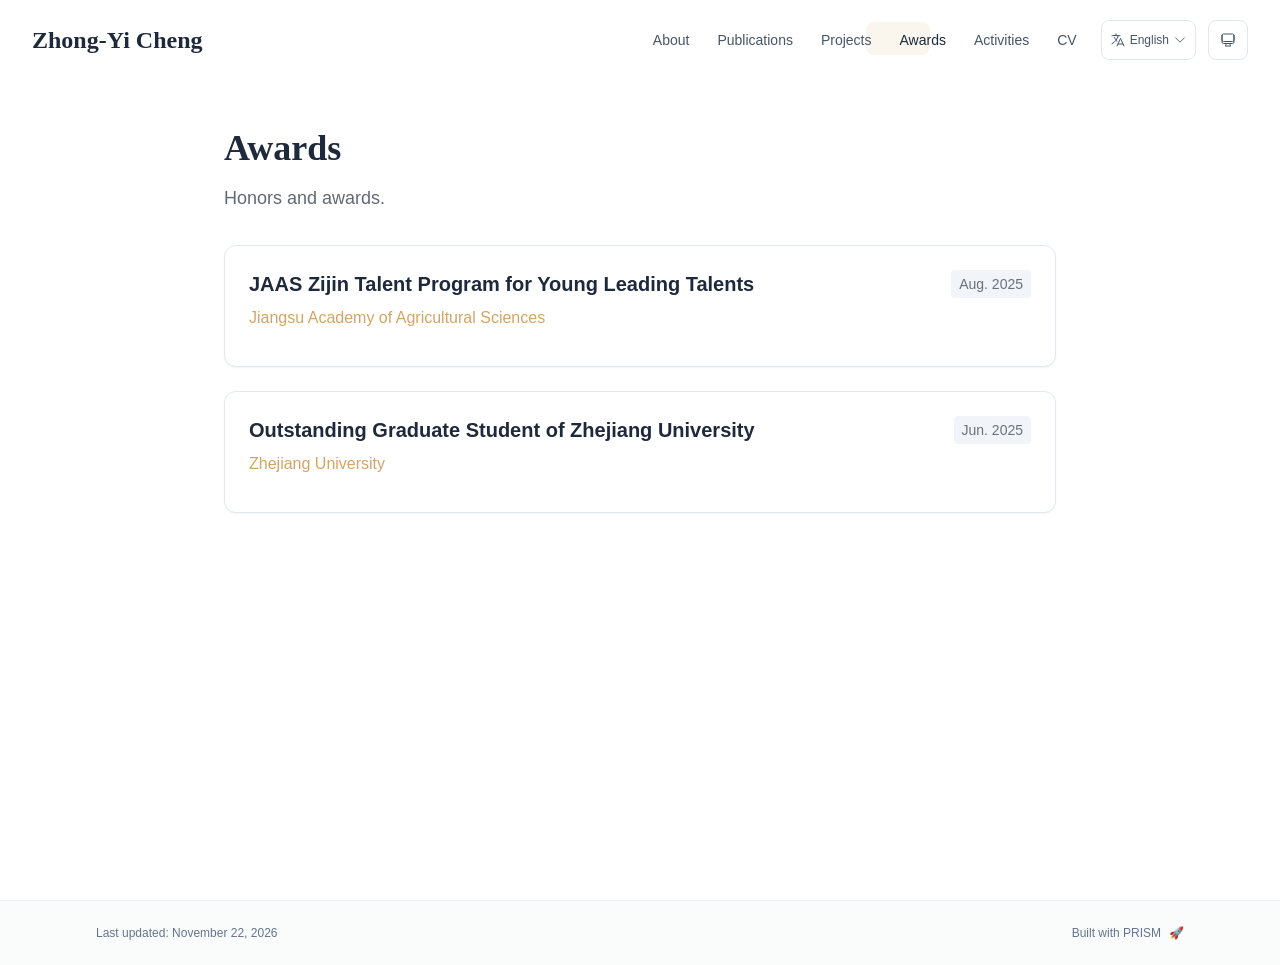
<file: awards/index.html>
<!DOCTYPE html><html lang="en" class="scroll-smooth"><head><meta charSet="utf-8"/><meta name="viewport" content="width=device-width, initial-scale=1"/><link rel="stylesheet" href="/_next/static/css/5e52a4a006a4eb9d.css" data-precedence="next"/><link rel="preload" as="script" fetchPriority="low" href="/_next/static/chunks/webpack-679b75d1c4c2027c.js"/><script src="/_next/static/chunks/4bd1b696-70b6d399998de86a.js" async=""></script><script src="/_next/static/chunks/684-5aaa8290a129f299.js" async=""></script><script src="/_next/static/chunks/main-app-bd252c649911ea94.js" async=""></script><script src="/_next/static/chunks/534-178e4fb86ea8b3af.js" async=""></script><script src="/_next/static/chunks/874-7c5eb7db8d3a51f7.js" async=""></script><script src="/_next/static/chunks/291-e39730cc9327e39b.js" async=""></script><script src="/_next/static/chunks/app/layout-350f870ce7b71e7e.js" async=""></script><script src="/_next/static/chunks/870-9fb0e175bad2186e.js" async=""></script><script src="/_next/static/chunks/748-aaba0b0c94c3db1b.js" async=""></script><script src="/_next/static/chunks/app/%5Bslug%5D/page-307cba071d0c79fd.js" async=""></script><link rel="icon" href="/jaas_logo.svg" type="image/svg+xml"/><link rel="dns-prefetch" href="https://jialeliu.com"/><link rel="preconnect" href="https://jialeliu.com" crossorigin=""/><link rel="preload" as="font" type="font/woff2" href="https://jialeliu.com/fonts/georgiab.woff2" crossorigin=""/><script>
              try {
                const theme = localStorage.getItem('theme-storage');
                const parsed = theme ? JSON.parse(theme) : null;
                const setting = parsed?.state?.theme || 'system';
                const prefersDark = typeof window !== 'undefined' && window.matchMedia && window.matchMedia('(prefers-color-scheme: dark)').matches;
                const effective = setting === 'dark' ? 'dark' : (setting === 'light' ? 'light' : (prefersDark ? 'dark' : 'light'));
                var root = document.documentElement;
                root.classList.add(effective);
                root.setAttribute('data-theme', effective);
              } catch (e) {
                var root = document.documentElement;
                root.classList.add('light');
                root.setAttribute('data-theme', 'light');
              }
            </script><script>
    try {
      const cfg = {"enabled":true,"locales":["zh","en"],"defaultLocale":"en","mode":"auto","fixedLocale":"en","persist":true,"switcher":true,"labels":{"zh":"中文","en":"English"}};
      const storageKey = 'locale-storage';
      const normalize = (value) => typeof value === 'string' ? value.trim().replace('_', '-').toLowerCase() : '';
      const matchLocale = (candidate) => {
        const normalized = normalize(candidate);
        if (!normalized) return null;
        if (cfg.locales.includes(normalized)) return normalized;
        const language = normalized.split('-')[0];
        if (cfg.locales.includes(language)) return language;
        return null;
      };

      let resolved = null;

      if (!cfg.enabled) {
        resolved = cfg.defaultLocale;
      } else if (cfg.persist) {
        resolved = matchLocale(localStorage.getItem(storageKey));
      }

      if (!resolved) {
        if (cfg.mode === 'fixed') {
          resolved = cfg.fixedLocale;
        } else {
          resolved = matchLocale(navigator.language);
        }
      }

      if (!resolved) {
        resolved = cfg.defaultLocale;
      }

      const root = document.documentElement;
      root.lang = resolved;
      root.setAttribute('data-locale', resolved);

      if (cfg.persist) {
        localStorage.setItem(storageKey, resolved);
      }
    } catch (e) {
      const root = document.documentElement;
      root.lang = 'en';
      root.setAttribute('data-locale', 'en');
    }
  </script><title>Awards | Zhong-Yi Cheng</title><meta name="description" content="Honors and awards."/><meta name="author" content="Zhong-Yi Cheng"/><meta name="keywords" content="Zhong-Yi Cheng,PhD,Research,Institute of Agricultural Resources and Environment
Jiangsu Academy of Agricultural Sciences (JAAS)"/><meta name="creator" content="Zhong-Yi Cheng"/><meta name="publisher" content="Zhong-Yi Cheng"/><meta property="og:title" content="Zhong-Yi Cheng"/><meta property="og:description" content="Zhong-Yi Cheng is an Assistant Researcher at the Institute of Agricultural Resources and Environment, Jiangsu Academy of Agricultural Sciences. His research focuses on the safe utilization of contaminated farmland, the control of heavy-metal pollution in soils, and rhizosphere microbial ecology."/><meta property="og:site_name" content="Zhong-Yi Cheng&#x27;s Academic Website"/><meta property="og:locale" content="en_US"/><meta property="og:type" content="website"/><meta name="twitter:card" content="summary"/><meta name="twitter:title" content="Zhong-Yi Cheng"/><meta name="twitter:description" content="Zhong-Yi Cheng is an Assistant Researcher at the Institute of Agricultural Resources and Environment, Jiangsu Academy of Agricultural Sciences. His research focuses on the safe utilization of contaminated farmland, the control of heavy-metal pollution in soils, and rhizosphere microbial ecology."/><link rel="icon" href="/jaas_logo.svg"/><script>document.querySelectorAll('body link[rel="icon"], body link[rel="apple-touch-icon"]').forEach(el => document.head.appendChild(el))</script><script src="/_next/static/chunks/polyfills-42372ed130431b0a.js" noModule=""></script></head><body class="font-sans antialiased"><div style="visibility:hidden"><nav class="fixed top-0 left-0 right-0 z-50" data-headlessui-state=""><div class="transition-all duration-300 ease-out bg-transparent" style="transform:translateY(-100px)"><div class="max-w-7xl mx-auto px-4 sm:px-6 lg:px-8"><div class="flex justify-between items-center h-16 lg:h-20"><div class="flex-shrink-0" tabindex="0"><a class="text-xl lg:text-2xl font-serif font-semibold text-primary hover:text-accent transition-colors duration-200" href="/">Zhong-Yi Cheng</a></div><div class="hidden lg:block"><div class="ml-10 flex items-center space-x-3"><div class="relative flex items-baseline space-x-1"><a data-nav-href="/" class="relative px-3 py-2 text-sm font-medium rounded-lg transition-colors duration-150 text-neutral-600" href="/">About</a><a data-nav-href="/publications" class="relative px-3 py-2 text-sm font-medium rounded-lg transition-colors duration-150 text-neutral-600" href="/publications/">Publications</a><a data-nav-href="/grants" class="relative px-3 py-2 text-sm font-medium rounded-lg transition-colors duration-150 text-neutral-600" href="/grants/">Projects</a><a data-nav-href="/awards" class="relative px-3 py-2 text-sm font-medium rounded-lg transition-colors duration-150 text-primary" href="/awards/">Awards</a><a data-nav-href="/activities" class="relative px-3 py-2 text-sm font-medium rounded-lg transition-colors duration-150 text-neutral-600" href="/activities/">Activities</a><a data-nav-href="/cv" class="relative px-3 py-2 text-sm font-medium rounded-lg transition-colors duration-150 text-neutral-600" href="/cv/">CV</a></div><div class="flex items-center justify-center w-14 h-10 rounded-lg border border-neutral-200 dark:border-[rgba(148,163,184,0.24)] bg-background dark:bg-neutral-800"><div class="w-6 h-4 rounded bg-neutral-300 animate-pulse"></div></div><div class="flex items-center justify-center w-10 h-10 rounded-lg border border-neutral-200 dark:border-[rgba(148,163,184,0.24)] bg-background dark:bg-neutral-800"><div class="w-4 h-4 rounded-full bg-neutral-300 animate-pulse"></div></div></div></div><div class="lg:hidden flex items-center space-x-2"><div class="flex items-center justify-center w-14 h-10 rounded-lg border border-neutral-200 dark:border-[rgba(148,163,184,0.24)] bg-background dark:bg-neutral-800"><div class="w-6 h-4 rounded bg-neutral-300 animate-pulse"></div></div><div class="flex items-center justify-center w-10 h-10 rounded-lg border border-neutral-200 dark:border-[rgba(148,163,184,0.24)] bg-background dark:bg-neutral-800"><div class="w-4 h-4 rounded-full bg-neutral-300 animate-pulse"></div></div><button class="inline-flex items-center justify-center p-2 rounded-md text-neutral-600 hover:text-primary hover:bg-neutral-100 dark:hover:bg-neutral-800 focus:outline-none focus:ring-2 focus:ring-inset focus:ring-accent transition-colors duration-200" id="headlessui-disclosure-button-«R7pdb»" type="button" aria-expanded="false" data-headlessui-state=""><span class="sr-only">Open main menu</span><div><svg xmlns="http://www.w3.org/2000/svg" fill="none" viewBox="0 0 24 24" stroke-width="1.5" stroke="currentColor" aria-hidden="true" data-slot="icon" class="block h-6 w-6"><path stroke-linecap="round" stroke-linejoin="round" d="M3.75 6.75h16.5M3.75 12h16.5m-16.5 5.25h16.5"></path></svg></div></button></div></div></div></div></nav><main class="min-h-screen pt-16 lg:pt-20"><div class="max-w-4xl mx-auto px-4 sm:px-6 lg:px-8 py-12"><div style="opacity:0;transform:translateY(20px)"><div class="mb-8"><h1 class="text-4xl font-serif font-bold text-primary mb-4">Awards</h1><div class="text-lg text-primary/70 dark:text-primary/75 max-w-2xl leading-relaxed"><p class="mb-3 last:mb-0">Honors and awards.</p></div></div><div class="grid gap-6"><div class="bg-white dark:bg-neutral-900 p-6 rounded-xl shadow-sm border border-neutral-200 dark:border-neutral-800 hover:shadow-lg transition-all duration-200 hover:scale-[1.01]" style="opacity:0;transform:translateY(20px)"><div class="flex justify-between items-start gap-4 mb-2"><h3 class="text-xl font-semibold text-primary">JAAS Zijin Talent Program for Young Leading Talents</h3><span class="shrink-0 text-sm text-primary/65 dark:text-primary/75 font-medium bg-neutral-100 dark:bg-neutral-800/80 px-2 py-1 rounded">Aug. 2025</span></div><p class="text-base text-accent font-medium mb-3">Jiangsu Academy of Agricultural Sciences</p></div><div class="bg-white dark:bg-neutral-900 p-6 rounded-xl shadow-sm border border-neutral-200 dark:border-neutral-800 hover:shadow-lg transition-all duration-200 hover:scale-[1.01]" style="opacity:0;transform:translateY(20px)"><div class="flex justify-between items-start gap-4 mb-2"><h3 class="text-xl font-semibold text-primary">Outstanding Graduate Student of Zhejiang University</h3><span class="shrink-0 text-sm text-primary/65 dark:text-primary/75 font-medium bg-neutral-100 dark:bg-neutral-800/80 px-2 py-1 rounded">Jun. 2025</span></div><p class="text-base text-accent font-medium mb-3">Zhejiang University</p></div></div></div></div><!--$--><!--/$--><!--$--><!--/$--></main><footer class="border-t border-neutral-200/50 bg-neutral-50/50 dark:bg-neutral-900/50 dark:border-neutral-700/50"><div class="max-w-6xl mx-auto px-4 sm:px-6 lg:px-8 py-6"><div class="flex flex-col sm:flex-row justify-between items-center gap-2"><p class="text-xs text-neutral-500">Last updated<!-- -->: <!-- -->November 22, 2026</p><p class="text-xs text-neutral-500 flex items-center"><a href="https://github.com/xyjoey/PRISM" target="_blank" rel="noopener noreferrer">Built with PRISM</a><span class="ml-2">🚀</span></p></div></div></footer></div><script src="/_next/static/chunks/webpack-679b75d1c4c2027c.js" async=""></script><script>(self.__next_f=self.__next_f||[]).push([0])</script><script>self.__next_f.push([1,"1:\"$Sreact.fragment\"\n3:I[3719,[\"534\",\"static/chunks/534-178e4fb86ea8b3af.js\",\"874\",\"static/chunks/874-7c5eb7db8d3a51f7.js\",\"291\",\"static/chunks/291-e39730cc9327e39b.js\",\"177\",\"static/chunks/app/layout-350f870ce7b71e7e.js\"],\"ThemeProvider\"]\n4:I[310,[\"534\",\"static/chunks/534-178e4fb86ea8b3af.js\",\"874\",\"static/chunks/874-7c5eb7db8d3a51f7.js\",\"291\",\"static/chunks/291-e39730cc9327e39b.js\",\"177\",\"static/chunks/app/layout-350f870ce7b71e7e.js\"],\"LocaleProvider\"]\n5:I[4574,[\"534\",\"static/chunks/534-178e4fb86ea8b3af.js\",\"874\",\"static/chunks/874-7c5eb7db8d3a51f7.js\",\"291\",\"static/chunks/291-e39730cc9327e39b.js\",\"177\",\"static/chunks/app/layout-350f870ce7b71e7e.js\"],\"default\"]\n6:I[7555,[],\"\"]\n7:I[1295,[],\"\"]\n8:I[2548,[\"534\",\"static/chunks/534-178e4fb86ea8b3af.js\",\"874\",\"static/chunks/874-7c5eb7db8d3a51f7.js\",\"291\",\"static/chunks/291-e39730cc9327e39b.js\",\"177\",\"static/chunks/app/layout-350f870ce7b71e7e.js\"],\"default\"]\na:I[9665,[],\"MetadataBoundary\"]\nc:I[9665,[],\"OutletBoundary\"]\nf:I[4911,[],\"AsyncMetadataOutlet\"]\n11:I[9665,[],\"ViewportBoundary\"]\n13:I[6614,[],\"\"]\n:HL[\"/_next/static/css/5e52a4a006a4eb9d.css\",\"style\"]\n2:T5d7,\n    try {\n      const cfg = {\"enabled\":true,\"locales\":[\"zh\",\"en\"],\"defaultLocale\":\"en\",\"mode\":\"auto\",\"fixedLocale\":\"en\",\"persist\":true,\"switcher\":true,\"labels\":{\"zh\":\"中文\",\"en\":\"English\"}};\n      const storageKey = 'locale-storage';\n      const normalize = (value) =\u003e typeof value === 'string' ? value.trim().replace('_', '-').toLowerCase() : '';\n      const matchLocale = (candidate) =\u003e {\n        const normalized = normalize(candidate);\n        if (!normalized) return null;\n        if (cfg.locales.includes(normalized)) return normalized;\n        const language = normalized.split('-')[0];\n        if (cfg.locales.includes(language)) return language;\n        return null;\n      };\n\n      let resolved = null;\n\n      if (!cfg.enabled) {\n        resolved = cfg.defaultLocale;\n      } else if (cfg.persist) {\n        resolved = matchLocale(localStorage.getItem(storageKey));\n      }\n\n      if (!resolved) {\n        if ("])</script><script>self.__next_f.push([1,"cfg.mode === 'fixed') {\n          resolved = cfg.fixedLocale;\n        } else {\n          resolved = matchLocale(navigator.language);\n        }\n      }\n\n      if (!resolved) {\n        resolved = cfg.defaultLocale;\n      }\n\n      const root = document.documentElement;\n      root.lang = resolved;\n      root.setAttribute('data-locale', resolved);\n\n      if (cfg.persist) {\n        localStorage.setItem(storageKey, resolved);\n      }\n    } catch (e) {\n      const root = document.documentElement;\n      root.lang = 'en';\n      root.setAttribute('data-locale', 'en');\n    }\n  "])</script><script>self.__next_f.push([1,"0:{\"P\":null,\"b\":\"lTXeNgGuYqPYeb21PATkQ\",\"p\":\"\",\"c\":[\"\",\"awards\",\"\"],\"i\":false,\"f\":[[[\"\",{\"children\":[[\"slug\",\"awards\",\"d\"],{\"children\":[\"__PAGE__\",{}]}]},\"$undefined\",\"$undefined\",true],[\"\",[\"$\",\"$1\",\"c\",{\"children\":[[[\"$\",\"link\",\"0\",{\"rel\":\"stylesheet\",\"href\":\"/_next/static/css/5e52a4a006a4eb9d.css\",\"precedence\":\"next\",\"crossOrigin\":\"$undefined\",\"nonce\":\"$undefined\"}]],[\"$\",\"html\",null,{\"lang\":\"en\",\"className\":\"scroll-smooth\",\"suppressHydrationWarning\":true,\"children\":[[\"$\",\"head\",null,{\"children\":[[\"$\",\"link\",null,{\"rel\":\"icon\",\"href\":\"/jaas_logo.svg\",\"type\":\"image/svg+xml\"}],[\"$\",\"link\",null,{\"rel\":\"dns-prefetch\",\"href\":\"https://jialeliu.com\"}],[\"$\",\"link\",null,{\"rel\":\"preconnect\",\"href\":\"https://jialeliu.com\",\"crossOrigin\":\"\"}],[\"$\",\"link\",null,{\"rel\":\"preload\",\"as\":\"font\",\"type\":\"font/woff2\",\"href\":\"https://jialeliu.com/fonts/georgiab.woff2\",\"crossOrigin\":\"\"}],[\"$\",\"script\",null,{\"dangerouslySetInnerHTML\":{\"__html\":\"\\n              try {\\n                const theme = localStorage.getItem('theme-storage');\\n                const parsed = theme ? JSON.parse(theme) : null;\\n                const setting = parsed?.state?.theme || 'system';\\n                const prefersDark = typeof window !== 'undefined' \u0026\u0026 window.matchMedia \u0026\u0026 window.matchMedia('(prefers-color-scheme: dark)').matches;\\n                const effective = setting === 'dark' ? 'dark' : (setting === 'light' ? 'light' : (prefersDark ? 'dark' : 'light'));\\n                var root = document.documentElement;\\n                root.classList.add(effective);\\n                root.setAttribute('data-theme', effective);\\n              } catch (e) {\\n                var root = document.documentElement;\\n                root.classList.add('light');\\n                root.setAttribute('data-theme', 'light');\\n              }\\n            \"}}],[\"$\",\"script\",null,{\"dangerouslySetInnerHTML\":{\"__html\":\"$2\"}}]]}],[\"$\",\"body\",null,{\"className\":\"font-sans antialiased\",\"children\":[\"$\",\"$L3\",null,{\"children\":[\"$\",\"$L4\",null,{\"config\":{\"enabled\":true,\"locales\":[\"zh\",\"en\"],\"defaultLocale\":\"en\",\"mode\":\"auto\",\"fixedLocale\":\"en\",\"persist\":true,\"switcher\":true,\"labels\":{\"zh\":\"中文\",\"en\":\"English\"}},\"children\":[[\"$\",\"$L5\",null,{\"items\":[{\"title\":\"About\",\"type\":\"page\",\"target\":\"about\",\"href\":\"/\"},{\"title\":\"Publications\",\"type\":\"page\",\"target\":\"publications\",\"href\":\"/publications\"},{\"title\":\"Projects\",\"type\":\"page\",\"target\":\"grants\",\"href\":\"/grants\"},{\"title\":\"Awards\",\"type\":\"page\",\"target\":\"awards\",\"href\":\"/awards\"},{\"title\":\"Activities\",\"type\":\"page\",\"target\":\"activities\",\"href\":\"/activities\"},{\"title\":\"CV\",\"type\":\"page\",\"target\":\"cv\",\"href\":\"/cv\"}],\"siteTitle\":\"Zhong-Yi Cheng\",\"enableOnePageMode\":false,\"i18n\":\"$0:f:0:1:1:props:children:1:props:children:1:props:children:props:children:props:config\",\"itemsByLocale\":{\"zh\":[{\"title\":\"关于我\",\"type\":\"page\",\"target\":\"about\",\"href\":\"/\"},{\"title\":\"论文\",\"type\":\"page\",\"target\":\"publications\",\"href\":\"/publications\"},{\"title\":\"项目\",\"type\":\"page\",\"target\":\"grants\",\"href\":\"/grants\"},{\"title\":\"奖项\",\"type\":\"page\",\"target\":\"awards\",\"href\":\"/awards\"},{\"title\":\"动态\",\"type\":\"page\",\"target\":\"activities\",\"href\":\"/activities\"},{\"title\":\"简历\",\"type\":\"page\",\"target\":\"cv\",\"href\":\"/cv\"}],\"en\":[{\"title\":\"About\",\"type\":\"page\",\"target\":\"about\",\"href\":\"/\"},{\"title\":\"Publications\",\"type\":\"page\",\"target\":\"publications\",\"href\":\"/publications\"},{\"title\":\"Projects\",\"type\":\"page\",\"target\":\"grants\",\"href\":\"/grants\"},{\"title\":\"Awards\",\"type\":\"page\",\"target\":\"awards\",\"href\":\"/awards\"},{\"title\":\"Activities\",\"type\":\"page\",\"target\":\"activities\",\"href\":\"/activities\"},{\"title\":\"CV\",\"type\":\"page\",\"target\":\"cv\",\"href\":\"/cv\"}]},\"siteTitleByLocale\":{\"zh\":\"程中一\",\"en\":\"Zhong-Yi Cheng\"}}],[\"$\",\"main\",null,{\"className\":\"min-h-screen pt-16 lg:pt-20\",\"children\":[\"$\",\"$L6\",null,{\"parallelRouterKey\":\"children\",\"error\":\"$undefined\",\"errorStyles\":\"$undefined\",\"errorScripts\":\"$undefined\",\"template\":[\"$\",\"$L7\",null,{}],\"templateStyles\":\"$undefined\",\"templateScripts\":\"$undefined\",\"notFound\":[[[\"$\",\"title\",null,{\"children\":\"404: This page could not be found.\"}],[\"$\",\"div\",null,{\"style\":{\"fontFamily\":\"system-ui,\\\"Segoe UI\\\",Roboto,Helvetica,Arial,sans-serif,\\\"Apple Color Emoji\\\",\\\"Segoe UI Emoji\\\"\",\"height\":\"100vh\",\"textAlign\":\"center\",\"display\":\"flex\",\"flexDirection\":\"column\",\"alignItems\":\"center\",\"justifyContent\":\"center\"},\"children\":[\"$\",\"div\",null,{\"children\":[[\"$\",\"style\",null,{\"dangerouslySetInnerHTML\":{\"__html\":\"body{color:#000;background:#fff;margin:0}.next-error-h1{border-right:1px solid rgba(0,0,0,.3)}@media (prefers-color-scheme:dark){body{color:#fff;background:#000}.next-error-h1{border-right:1px solid rgba(255,255,255,.3)}}\"}}],[\"$\",\"h1\",null,{\"className\":\"next-error-h1\",\"style\":{\"display\":\"inline-block\",\"margin\":\"0 20px 0 0\",\"padding\":\"0 23px 0 0\",\"fontSize\":24,\"fontWeight\":500,\"verticalAlign\":\"top\",\"lineHeight\":\"49px\"},\"children\":404}],[\"$\",\"div\",null,{\"style\":{\"display\":\"inline-block\"},\"children\":[\"$\",\"h2\",null,{\"style\":{\"fontSize\":14,\"fontWeight\":400,\"lineHeight\":\"49px\",\"margin\":0},\"children\":\"This page could not be found.\"}]}]]}]}]],[]],\"forbidden\":\"$undefined\",\"unauthorized\":\"$undefined\"}]}],[\"$\",\"$L8\",null,{\"lastUpdated\":\"November 22, 2026\",\"lastUpdatedByLocale\":{\"zh\":\"2026年11月22日\",\"en\":\"November 22, 2026\"},\"defaultLocale\":\"en\"}]]}]}]}]]}]]}],{\"children\":[[\"slug\",\"awards\",\"d\"],[\"$\",\"$1\",\"c\",{\"children\":[null,[\"$\",\"$L6\",null,{\"parallelRouterKey\":\"children\",\"error\":\"$undefined\",\"errorStyles\":\"$undefined\",\"errorScripts\":\"$undefined\",\"template\":[\"$\",\"$L7\",null,{}],\"templateStyles\":\"$undefined\",\"templateScripts\":\"$undefined\",\"notFound\":\"$undefined\",\"forbidden\":\"$undefined\",\"unauthorized\":\"$undefined\"}]]}],{\"children\":[\"__PAGE__\",[\"$\",\"$1\",\"c\",{\"children\":[\"$L9\",[\"$\",\"$La\",null,{\"children\":\"$Lb\"}],null,[\"$\",\"$Lc\",null,{\"children\":[\"$Ld\",\"$Le\",[\"$\",\"$Lf\",null,{\"promise\":\"$@10\"}]]}]]}],{},null,false]},null,false]},null,false],[\"$\",\"$1\",\"h\",{\"children\":[null,[\"$\",\"$1\",\"CBBhbF183b5tTPGV8SxDj\",{\"children\":[[\"$\",\"$L11\",null,{\"children\":\"$L12\"}],null]}],null]}],false]],\"m\":\"$undefined\",\"G\":[\"$13\",\"$undefined\"],\"s\":false,\"S\":true}\n"])</script><script>self.__next_f.push([1,"14:\"$Sreact.suspense\"\n15:I[4911,[],\"AsyncMetadata\"]\n17:I[2382,[\"534\",\"static/chunks/534-178e4fb86ea8b3af.js\",\"870\",\"static/chunks/870-9fb0e175bad2186e.js\",\"748\",\"static/chunks/748-aaba0b0c94c3db1b.js\",\"182\",\"static/chunks/app/%5Bslug%5D/page-307cba071d0c79fd.js\"],\"default\"]\nb:[\"$\",\"$14\",null,{\"fallback\":null,\"children\":[\"$\",\"$L15\",null,{\"promise\":\"$@16\"}]}]\n9:[\"$\",\"$L17\",null,{\"dataByLocale\":{\"zh\":{\"type\":\"card\",\"config\":{\"type\":\"card\",\"title\":\"奖励荣誉\",\"description\":\"所获荣誉与奖项\",\"items\":[{\"title\":\"江苏省农业科学院“紫金人才”青年拔尖人才\",\"subtitle\":\"江苏省农业科学院\",\"date\":\"2025.8\"},{\"title\":\"浙江大学优秀毕业研究生\",\"subtitle\":\"浙江大学\",\"date\":\"2025.6\"}]}},\"en\":{\"type\":\"card\",\"config\":{\"type\":\"card\",\"title\":\"Awards\",\"description\":\"Honors and awards.\",\"items\":[{\"title\":\"JAAS Zijin Talent Program for Young Leading Talents\",\"subtitle\":\"Jiangsu Academy of Agricultural Sciences\",\"date\":\"Aug. 2025\"},{\"title\":\"Outstanding Graduate Student of Zhejiang University\",\"subtitle\":\"Zhejiang University\",\"date\":\"Jun. 2025\"}]}}},\"defaultLocale\":\"en\"}]\n"])</script><script>self.__next_f.push([1,"e:null\n"])</script><script>self.__next_f.push([1,"12:[[\"$\",\"meta\",\"0\",{\"charSet\":\"utf-8\"}],[\"$\",\"meta\",\"1\",{\"name\":\"viewport\",\"content\":\"width=device-width, initial-scale=1\"}]]\nd:null\n"])</script><script>self.__next_f.push([1,"16:{\"metadata\":[[\"$\",\"title\",\"0\",{\"children\":\"Awards | Zhong-Yi Cheng\"}],[\"$\",\"meta\",\"1\",{\"name\":\"description\",\"content\":\"Honors and awards.\"}],[\"$\",\"meta\",\"2\",{\"name\":\"author\",\"content\":\"Zhong-Yi Cheng\"}],[\"$\",\"meta\",\"3\",{\"name\":\"keywords\",\"content\":\"Zhong-Yi Cheng,PhD,Research,Institute of Agricultural Resources and Environment\\nJiangsu Academy of Agricultural Sciences (JAAS)\"}],[\"$\",\"meta\",\"4\",{\"name\":\"creator\",\"content\":\"Zhong-Yi Cheng\"}],[\"$\",\"meta\",\"5\",{\"name\":\"publisher\",\"content\":\"Zhong-Yi Cheng\"}],[\"$\",\"meta\",\"6\",{\"property\":\"og:title\",\"content\":\"Zhong-Yi Cheng\"}],[\"$\",\"meta\",\"7\",{\"property\":\"og:description\",\"content\":\"Zhong-Yi Cheng is an Assistant Researcher at the Institute of Agricultural Resources and Environment, Jiangsu Academy of Agricultural Sciences. His research focuses on the safe utilization of contaminated farmland, the control of heavy-metal pollution in soils, and rhizosphere microbial ecology.\"}],[\"$\",\"meta\",\"8\",{\"property\":\"og:site_name\",\"content\":\"Zhong-Yi Cheng's Academic Website\"}],[\"$\",\"meta\",\"9\",{\"property\":\"og:locale\",\"content\":\"en_US\"}],[\"$\",\"meta\",\"10\",{\"property\":\"og:type\",\"content\":\"website\"}],[\"$\",\"meta\",\"11\",{\"name\":\"twitter:card\",\"content\":\"summary\"}],[\"$\",\"meta\",\"12\",{\"name\":\"twitter:title\",\"content\":\"Zhong-Yi Cheng\"}],[\"$\",\"meta\",\"13\",{\"name\":\"twitter:description\",\"content\":\"Zhong-Yi Cheng is an Assistant Researcher at the Institute of Agricultural Resources and Environment, Jiangsu Academy of Agricultural Sciences. His research focuses on the safe utilization of contaminated farmland, the control of heavy-metal pollution in soils, and rhizosphere microbial ecology.\"}],[\"$\",\"link\",\"14\",{\"rel\":\"icon\",\"href\":\"/jaas_logo.svg\"}]],\"error\":null,\"digest\":\"$undefined\"}\n10:{\"metadata\":\"$16:metadata\",\"error\":null,\"digest\":\"$undefined\"}\n"])</script></body></html>
</file>
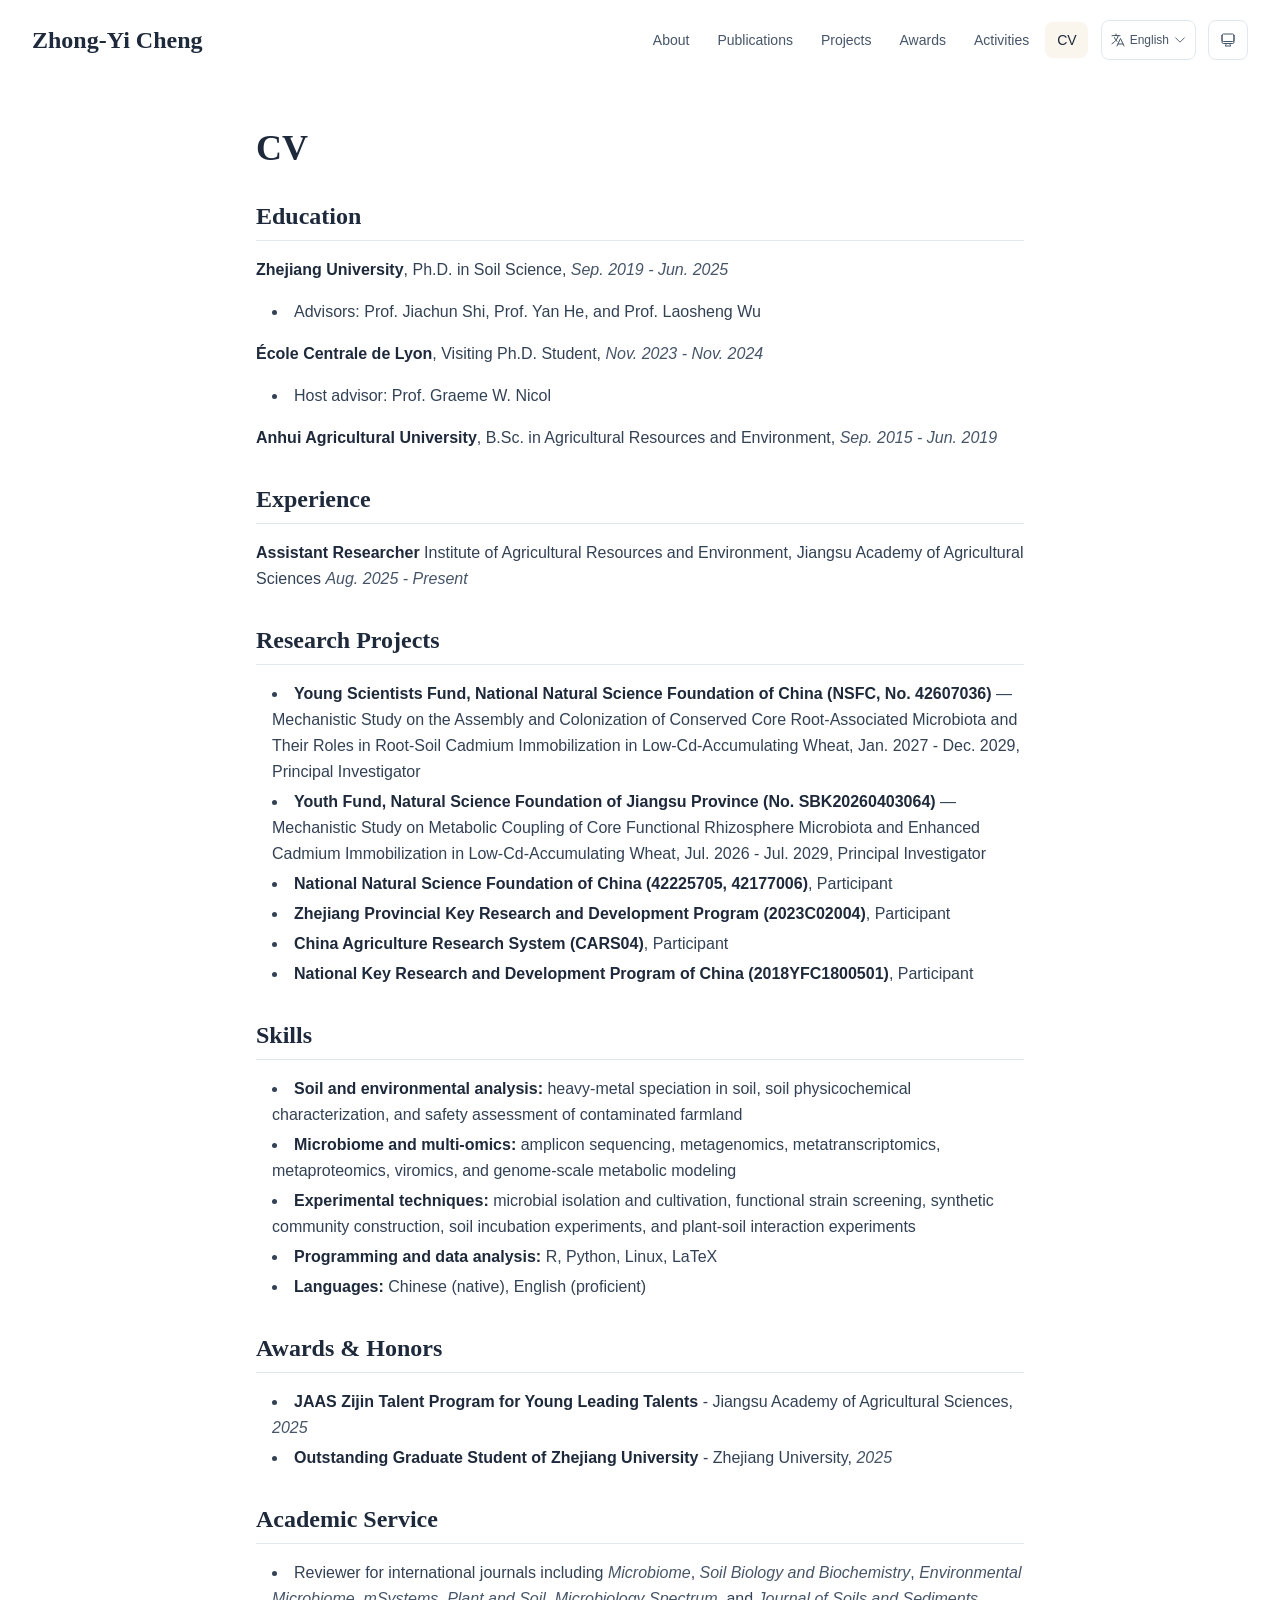
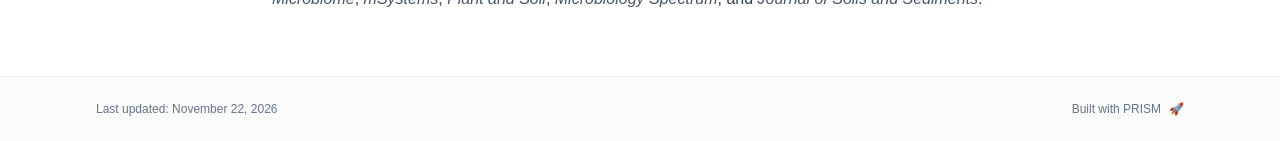
<file: cv/index.html>
<!DOCTYPE html><html lang="en" class="scroll-smooth"><head><meta charSet="utf-8"/><meta name="viewport" content="width=device-width, initial-scale=1"/><link rel="stylesheet" href="/_next/static/css/5e52a4a006a4eb9d.css" data-precedence="next"/><link rel="preload" as="script" fetchPriority="low" href="/_next/static/chunks/webpack-679b75d1c4c2027c.js"/><script src="/_next/static/chunks/4bd1b696-70b6d399998de86a.js" async=""></script><script src="/_next/static/chunks/684-5aaa8290a129f299.js" async=""></script><script src="/_next/static/chunks/main-app-bd252c649911ea94.js" async=""></script><script src="/_next/static/chunks/534-178e4fb86ea8b3af.js" async=""></script><script src="/_next/static/chunks/874-7c5eb7db8d3a51f7.js" async=""></script><script src="/_next/static/chunks/291-e39730cc9327e39b.js" async=""></script><script src="/_next/static/chunks/app/layout-350f870ce7b71e7e.js" async=""></script><script src="/_next/static/chunks/870-9fb0e175bad2186e.js" async=""></script><script src="/_next/static/chunks/748-aaba0b0c94c3db1b.js" async=""></script><script src="/_next/static/chunks/app/%5Bslug%5D/page-307cba071d0c79fd.js" async=""></script><link rel="icon" href="/jaas_logo.svg" type="image/svg+xml"/><link rel="dns-prefetch" href="https://jialeliu.com"/><link rel="preconnect" href="https://jialeliu.com" crossorigin=""/><link rel="preload" as="font" type="font/woff2" href="https://jialeliu.com/fonts/georgiab.woff2" crossorigin=""/><script>
              try {
                const theme = localStorage.getItem('theme-storage');
                const parsed = theme ? JSON.parse(theme) : null;
                const setting = parsed?.state?.theme || 'system';
                const prefersDark = typeof window !== 'undefined' && window.matchMedia && window.matchMedia('(prefers-color-scheme: dark)').matches;
                const effective = setting === 'dark' ? 'dark' : (setting === 'light' ? 'light' : (prefersDark ? 'dark' : 'light'));
                var root = document.documentElement;
                root.classList.add(effective);
                root.setAttribute('data-theme', effective);
              } catch (e) {
                var root = document.documentElement;
                root.classList.add('light');
                root.setAttribute('data-theme', 'light');
              }
            </script><script>
    try {
      const cfg = {"enabled":true,"locales":["zh","en"],"defaultLocale":"en","mode":"auto","fixedLocale":"en","persist":true,"switcher":true,"labels":{"zh":"中文","en":"English"}};
      const storageKey = 'locale-storage';
      const normalize = (value) => typeof value === 'string' ? value.trim().replace('_', '-').toLowerCase() : '';
      const matchLocale = (candidate) => {
        const normalized = normalize(candidate);
        if (!normalized) return null;
        if (cfg.locales.includes(normalized)) return normalized;
        const language = normalized.split('-')[0];
        if (cfg.locales.includes(language)) return language;
        return null;
      };

      let resolved = null;

      if (!cfg.enabled) {
        resolved = cfg.defaultLocale;
      } else if (cfg.persist) {
        resolved = matchLocale(localStorage.getItem(storageKey));
      }

      if (!resolved) {
        if (cfg.mode === 'fixed') {
          resolved = cfg.fixedLocale;
        } else {
          resolved = matchLocale(navigator.language);
        }
      }

      if (!resolved) {
        resolved = cfg.defaultLocale;
      }

      const root = document.documentElement;
      root.lang = resolved;
      root.setAttribute('data-locale', resolved);

      if (cfg.persist) {
        localStorage.setItem(storageKey, resolved);
      }
    } catch (e) {
      const root = document.documentElement;
      root.lang = 'en';
      root.setAttribute('data-locale', 'en');
    }
  </script><title>CV | Zhong-Yi Cheng</title><meta name="author" content="Zhong-Yi Cheng"/><meta name="keywords" content="Zhong-Yi Cheng,PhD,Research,Institute of Agricultural Resources and Environment
Jiangsu Academy of Agricultural Sciences (JAAS)"/><meta name="creator" content="Zhong-Yi Cheng"/><meta name="publisher" content="Zhong-Yi Cheng"/><meta property="og:title" content="Zhong-Yi Cheng"/><meta property="og:description" content="Zhong-Yi Cheng is an Assistant Researcher at the Institute of Agricultural Resources and Environment, Jiangsu Academy of Agricultural Sciences. His research focuses on the safe utilization of contaminated farmland, the control of heavy-metal pollution in soils, and rhizosphere microbial ecology."/><meta property="og:site_name" content="Zhong-Yi Cheng&#x27;s Academic Website"/><meta property="og:locale" content="en_US"/><meta property="og:type" content="website"/><meta name="twitter:card" content="summary"/><meta name="twitter:title" content="Zhong-Yi Cheng"/><meta name="twitter:description" content="Zhong-Yi Cheng is an Assistant Researcher at the Institute of Agricultural Resources and Environment, Jiangsu Academy of Agricultural Sciences. His research focuses on the safe utilization of contaminated farmland, the control of heavy-metal pollution in soils, and rhizosphere microbial ecology."/><link rel="icon" href="/jaas_logo.svg"/><script>document.querySelectorAll('body link[rel="icon"], body link[rel="apple-touch-icon"]').forEach(el => document.head.appendChild(el))</script><script src="/_next/static/chunks/polyfills-42372ed130431b0a.js" noModule=""></script></head><body class="font-sans antialiased"><div style="visibility:hidden"><nav class="fixed top-0 left-0 right-0 z-50" data-headlessui-state=""><div class="transition-all duration-300 ease-out bg-transparent" style="transform:translateY(-100px)"><div class="max-w-7xl mx-auto px-4 sm:px-6 lg:px-8"><div class="flex justify-between items-center h-16 lg:h-20"><div class="flex-shrink-0" tabindex="0"><a class="text-xl lg:text-2xl font-serif font-semibold text-primary hover:text-accent transition-colors duration-200" href="/">Zhong-Yi Cheng</a></div><div class="hidden lg:block"><div class="ml-10 flex items-center space-x-3"><div class="relative flex items-baseline space-x-1"><a data-nav-href="/" class="relative px-3 py-2 text-sm font-medium rounded-lg transition-colors duration-150 text-neutral-600" href="/">About</a><a data-nav-href="/publications" class="relative px-3 py-2 text-sm font-medium rounded-lg transition-colors duration-150 text-neutral-600" href="/publications/">Publications</a><a data-nav-href="/grants" class="relative px-3 py-2 text-sm font-medium rounded-lg transition-colors duration-150 text-neutral-600" href="/grants/">Projects</a><a data-nav-href="/awards" class="relative px-3 py-2 text-sm font-medium rounded-lg transition-colors duration-150 text-neutral-600" href="/awards/">Awards</a><a data-nav-href="/activities" class="relative px-3 py-2 text-sm font-medium rounded-lg transition-colors duration-150 text-neutral-600" href="/activities/">Activities</a><a data-nav-href="/cv" class="relative px-3 py-2 text-sm font-medium rounded-lg transition-colors duration-150 text-primary" href="/cv/">CV</a></div><div class="flex items-center justify-center w-14 h-10 rounded-lg border border-neutral-200 dark:border-[rgba(148,163,184,0.24)] bg-background dark:bg-neutral-800"><div class="w-6 h-4 rounded bg-neutral-300 animate-pulse"></div></div><div class="flex items-center justify-center w-10 h-10 rounded-lg border border-neutral-200 dark:border-[rgba(148,163,184,0.24)] bg-background dark:bg-neutral-800"><div class="w-4 h-4 rounded-full bg-neutral-300 animate-pulse"></div></div></div></div><div class="lg:hidden flex items-center space-x-2"><div class="flex items-center justify-center w-14 h-10 rounded-lg border border-neutral-200 dark:border-[rgba(148,163,184,0.24)] bg-background dark:bg-neutral-800"><div class="w-6 h-4 rounded bg-neutral-300 animate-pulse"></div></div><div class="flex items-center justify-center w-10 h-10 rounded-lg border border-neutral-200 dark:border-[rgba(148,163,184,0.24)] bg-background dark:bg-neutral-800"><div class="w-4 h-4 rounded-full bg-neutral-300 animate-pulse"></div></div><button class="inline-flex items-center justify-center p-2 rounded-md text-neutral-600 hover:text-primary hover:bg-neutral-100 dark:hover:bg-neutral-800 focus:outline-none focus:ring-2 focus:ring-inset focus:ring-accent transition-colors duration-200" id="headlessui-disclosure-button-«R7pdb»" type="button" aria-expanded="false" data-headlessui-state=""><span class="sr-only">Open main menu</span><div><svg xmlns="http://www.w3.org/2000/svg" fill="none" viewBox="0 0 24 24" stroke-width="1.5" stroke="currentColor" aria-hidden="true" data-slot="icon" class="block h-6 w-6"><path stroke-linecap="round" stroke-linejoin="round" d="M3.75 6.75h16.5M3.75 12h16.5m-16.5 5.25h16.5"></path></svg></div></button></div></div></div></div></nav><main class="min-h-screen pt-16 lg:pt-20"><div class="max-w-4xl mx-auto px-4 sm:px-6 lg:px-8 py-12"><div class="max-w-3xl mx-auto" style="opacity:0;transform:translateY(20px)"><h1 class="text-4xl font-serif font-bold text-primary mb-4">CV</h1><div class="text-neutral-700 dark:text-neutral-600 leading-relaxed"><h2 class="text-2xl font-serif font-bold text-primary mt-8 mb-4 border-b border-neutral-200 dark:border-neutral-800 pb-2">Education</h2>
<p class="mb-4 last:mb-0"><strong class="font-semibold text-primary">Zhejiang University</strong>, Ph.D. in Soil Science, <em class="italic text-neutral-600 dark:text-neutral-500">Sep. 2019 - Jun. 2025</em></p>
<ul class="list-disc list-inside mb-4 space-y-1 ml-4">
<li class="mb-1">Advisors: Prof. Jiachun Shi, Prof. Yan He, and Prof. Laosheng Wu</li>
</ul>
<p class="mb-4 last:mb-0"><strong class="font-semibold text-primary">École Centrale de Lyon</strong>, Visiting Ph.D. Student, <em class="italic text-neutral-600 dark:text-neutral-500">Nov. 2023 - Nov. 2024</em></p>
<ul class="list-disc list-inside mb-4 space-y-1 ml-4">
<li class="mb-1">Host advisor: Prof. Graeme W. Nicol</li>
</ul>
<p class="mb-4 last:mb-0"><strong class="font-semibold text-primary">Anhui Agricultural University</strong>, B.Sc. in Agricultural Resources and Environment, <em class="italic text-neutral-600 dark:text-neutral-500">Sep. 2015 - Jun. 2019</em></p>
<h2 class="text-2xl font-serif font-bold text-primary mt-8 mb-4 border-b border-neutral-200 dark:border-neutral-800 pb-2">Experience</h2>
<p class="mb-4 last:mb-0"><strong class="font-semibold text-primary">Assistant Researcher</strong>
Institute of Agricultural Resources and Environment, Jiangsu Academy of Agricultural Sciences
<em class="italic text-neutral-600 dark:text-neutral-500">Aug. 2025 - Present</em></p>
<h2 class="text-2xl font-serif font-bold text-primary mt-8 mb-4 border-b border-neutral-200 dark:border-neutral-800 pb-2">Research Projects</h2>
<ul class="list-disc list-inside mb-4 space-y-1 ml-4">
<li class="mb-1"><strong class="font-semibold text-primary">Young Scientists Fund, National Natural Science Foundation of China (NSFC, No. 42607036)</strong> — Mechanistic Study on the Assembly and Colonization of Conserved Core Root-Associated Microbiota and Their Roles in Root-Soil Cadmium Immobilization in Low-Cd-Accumulating Wheat, Jan. 2027 - Dec. 2029, Principal Investigator</li>
<li class="mb-1"><strong class="font-semibold text-primary">Youth Fund, Natural Science Foundation of Jiangsu Province (No. SBK20260403064)</strong> — Mechanistic Study on Metabolic Coupling of Core Functional Rhizosphere Microbiota and Enhanced Cadmium Immobilization in Low-Cd-Accumulating Wheat, Jul. 2026 - Jul. 2029, Principal Investigator</li>
<li class="mb-1"><strong class="font-semibold text-primary">National Natural Science Foundation of China (42225705, 42177006)</strong>, Participant</li>
<li class="mb-1"><strong class="font-semibold text-primary">Zhejiang Provincial Key Research and Development Program (2023C02004)</strong>, Participant</li>
<li class="mb-1"><strong class="font-semibold text-primary">China Agriculture Research System (CARS04)</strong>, Participant</li>
<li class="mb-1"><strong class="font-semibold text-primary">National Key Research and Development Program of China (2018YFC1800501)</strong>, Participant</li>
</ul>
<h2 class="text-2xl font-serif font-bold text-primary mt-8 mb-4 border-b border-neutral-200 dark:border-neutral-800 pb-2">Skills</h2>
<ul class="list-disc list-inside mb-4 space-y-1 ml-4">
<li class="mb-1"><strong class="font-semibold text-primary">Soil and environmental analysis:</strong> heavy-metal speciation in soil, soil physicochemical characterization, and safety assessment of contaminated farmland</li>
<li class="mb-1"><strong class="font-semibold text-primary">Microbiome and multi-omics:</strong> amplicon sequencing, metagenomics, metatranscriptomics, metaproteomics, viromics, and genome-scale metabolic modeling</li>
<li class="mb-1"><strong class="font-semibold text-primary">Experimental techniques:</strong> microbial isolation and cultivation, functional strain screening, synthetic community construction, soil incubation experiments, and plant-soil interaction experiments</li>
<li class="mb-1"><strong class="font-semibold text-primary">Programming and data analysis:</strong> R, Python, Linux, LaTeX</li>
<li class="mb-1"><strong class="font-semibold text-primary">Languages:</strong> Chinese (native), English (proficient)</li>
</ul>
<h2 class="text-2xl font-serif font-bold text-primary mt-8 mb-4 border-b border-neutral-200 dark:border-neutral-800 pb-2">Awards &amp; Honors</h2>
<ul class="list-disc list-inside mb-4 space-y-1 ml-4">
<li class="mb-1"><strong class="font-semibold text-primary">JAAS Zijin Talent Program for Young Leading Talents</strong> - Jiangsu Academy of Agricultural Sciences, <em class="italic text-neutral-600 dark:text-neutral-500">2025</em></li>
<li class="mb-1"><strong class="font-semibold text-primary">Outstanding Graduate Student of Zhejiang University</strong> - Zhejiang University, <em class="italic text-neutral-600 dark:text-neutral-500">2025</em></li>
</ul>
<h2 class="text-2xl font-serif font-bold text-primary mt-8 mb-4 border-b border-neutral-200 dark:border-neutral-800 pb-2">Academic Service</h2>
<ul class="list-disc list-inside mb-4 space-y-1 ml-4">
<li class="mb-1">Reviewer for international journals including <em class="italic text-neutral-600 dark:text-neutral-500">Microbiome</em>, <em class="italic text-neutral-600 dark:text-neutral-500">Soil Biology and Biochemistry</em>, <em class="italic text-neutral-600 dark:text-neutral-500">Environmental Microbiome</em>, <em class="italic text-neutral-600 dark:text-neutral-500">mSystems</em>, <em class="italic text-neutral-600 dark:text-neutral-500">Plant and Soil</em>, <em class="italic text-neutral-600 dark:text-neutral-500">Microbiology Spectrum</em>, and <em class="italic text-neutral-600 dark:text-neutral-500">Journal of Soils and Sediments</em>.</li>
</ul></div></div></div><!--$--><!--/$--><!--$--><!--/$--></main><footer class="border-t border-neutral-200/50 bg-neutral-50/50 dark:bg-neutral-900/50 dark:border-neutral-700/50"><div class="max-w-6xl mx-auto px-4 sm:px-6 lg:px-8 py-6"><div class="flex flex-col sm:flex-row justify-between items-center gap-2"><p class="text-xs text-neutral-500">Last updated<!-- -->: <!-- -->November 22, 2026</p><p class="text-xs text-neutral-500 flex items-center"><a href="https://github.com/xyjoey/PRISM" target="_blank" rel="noopener noreferrer">Built with PRISM</a><span class="ml-2">🚀</span></p></div></div></footer></div><script src="/_next/static/chunks/webpack-679b75d1c4c2027c.js" async=""></script><script>(self.__next_f=self.__next_f||[]).push([0])</script><script>self.__next_f.push([1,"1:\"$Sreact.fragment\"\n3:I[3719,[\"534\",\"static/chunks/534-178e4fb86ea8b3af.js\",\"874\",\"static/chunks/874-7c5eb7db8d3a51f7.js\",\"291\",\"static/chunks/291-e39730cc9327e39b.js\",\"177\",\"static/chunks/app/layout-350f870ce7b71e7e.js\"],\"ThemeProvider\"]\n4:I[310,[\"534\",\"static/chunks/534-178e4fb86ea8b3af.js\",\"874\",\"static/chunks/874-7c5eb7db8d3a51f7.js\",\"291\",\"static/chunks/291-e39730cc9327e39b.js\",\"177\",\"static/chunks/app/layout-350f870ce7b71e7e.js\"],\"LocaleProvider\"]\n5:I[4574,[\"534\",\"static/chunks/534-178e4fb86ea8b3af.js\",\"874\",\"static/chunks/874-7c5eb7db8d3a51f7.js\",\"291\",\"static/chunks/291-e39730cc9327e39b.js\",\"177\",\"static/chunks/app/layout-350f870ce7b71e7e.js\"],\"default\"]\n6:I[7555,[],\"\"]\n7:I[1295,[],\"\"]\n8:I[2548,[\"534\",\"static/chunks/534-178e4fb86ea8b3af.js\",\"874\",\"static/chunks/874-7c5eb7db8d3a51f7.js\",\"291\",\"static/chunks/291-e39730cc9327e39b.js\",\"177\",\"static/chunks/app/layout-350f870ce7b71e7e.js\"],\"default\"]\na:I[9665,[],\"MetadataBoundary\"]\nc:I[9665,[],\"OutletBoundary\"]\nf:I[4911,[],\"AsyncMetadataOutlet\"]\n11:I[9665,[],\"ViewportBoundary\"]\n13:I[6614,[],\"\"]\n:HL[\"/_next/static/css/5e52a4a006a4eb9d.css\",\"style\"]\n2:T5d7,\n    try {\n      const cfg = {\"enabled\":true,\"locales\":[\"zh\",\"en\"],\"defaultLocale\":\"en\",\"mode\":\"auto\",\"fixedLocale\":\"en\",\"persist\":true,\"switcher\":true,\"labels\":{\"zh\":\"中文\",\"en\":\"English\"}};\n      const storageKey = 'locale-storage';\n      const normalize = (value) =\u003e typeof value === 'string' ? value.trim().replace('_', '-').toLowerCase() : '';\n      const matchLocale = (candidate) =\u003e {\n        const normalized = normalize(candidate);\n        if (!normalized) return null;\n        if (cfg.locales.includes(normalized)) return normalized;\n        const language = normalized.split('-')[0];\n        if (cfg.locales.includes(language)) return language;\n        return null;\n      };\n\n      let resolved = null;\n\n      if (!cfg.enabled) {\n        resolved = cfg.defaultLocale;\n      } else if (cfg.persist) {\n        resolved = matchLocale(localStorage.getItem(storageKey));\n      }\n\n      if (!resolved) {\n        if ("])</script><script>self.__next_f.push([1,"cfg.mode === 'fixed') {\n          resolved = cfg.fixedLocale;\n        } else {\n          resolved = matchLocale(navigator.language);\n        }\n      }\n\n      if (!resolved) {\n        resolved = cfg.defaultLocale;\n      }\n\n      const root = document.documentElement;\n      root.lang = resolved;\n      root.setAttribute('data-locale', resolved);\n\n      if (cfg.persist) {\n        localStorage.setItem(storageKey, resolved);\n      }\n    } catch (e) {\n      const root = document.documentElement;\n      root.lang = 'en';\n      root.setAttribute('data-locale', 'en');\n    }\n  "])</script><script>self.__next_f.push([1,"0:{\"P\":null,\"b\":\"lTXeNgGuYqPYeb21PATkQ\",\"p\":\"\",\"c\":[\"\",\"cv\",\"\"],\"i\":false,\"f\":[[[\"\",{\"children\":[[\"slug\",\"cv\",\"d\"],{\"children\":[\"__PAGE__\",{}]}]},\"$undefined\",\"$undefined\",true],[\"\",[\"$\",\"$1\",\"c\",{\"children\":[[[\"$\",\"link\",\"0\",{\"rel\":\"stylesheet\",\"href\":\"/_next/static/css/5e52a4a006a4eb9d.css\",\"precedence\":\"next\",\"crossOrigin\":\"$undefined\",\"nonce\":\"$undefined\"}]],[\"$\",\"html\",null,{\"lang\":\"en\",\"className\":\"scroll-smooth\",\"suppressHydrationWarning\":true,\"children\":[[\"$\",\"head\",null,{\"children\":[[\"$\",\"link\",null,{\"rel\":\"icon\",\"href\":\"/jaas_logo.svg\",\"type\":\"image/svg+xml\"}],[\"$\",\"link\",null,{\"rel\":\"dns-prefetch\",\"href\":\"https://jialeliu.com\"}],[\"$\",\"link\",null,{\"rel\":\"preconnect\",\"href\":\"https://jialeliu.com\",\"crossOrigin\":\"\"}],[\"$\",\"link\",null,{\"rel\":\"preload\",\"as\":\"font\",\"type\":\"font/woff2\",\"href\":\"https://jialeliu.com/fonts/georgiab.woff2\",\"crossOrigin\":\"\"}],[\"$\",\"script\",null,{\"dangerouslySetInnerHTML\":{\"__html\":\"\\n              try {\\n                const theme = localStorage.getItem('theme-storage');\\n                const parsed = theme ? JSON.parse(theme) : null;\\n                const setting = parsed?.state?.theme || 'system';\\n                const prefersDark = typeof window !== 'undefined' \u0026\u0026 window.matchMedia \u0026\u0026 window.matchMedia('(prefers-color-scheme: dark)').matches;\\n                const effective = setting === 'dark' ? 'dark' : (setting === 'light' ? 'light' : (prefersDark ? 'dark' : 'light'));\\n                var root = document.documentElement;\\n                root.classList.add(effective);\\n                root.setAttribute('data-theme', effective);\\n              } catch (e) {\\n                var root = document.documentElement;\\n                root.classList.add('light');\\n                root.setAttribute('data-theme', 'light');\\n              }\\n            \"}}],[\"$\",\"script\",null,{\"dangerouslySetInnerHTML\":{\"__html\":\"$2\"}}]]}],[\"$\",\"body\",null,{\"className\":\"font-sans antialiased\",\"children\":[\"$\",\"$L3\",null,{\"children\":[\"$\",\"$L4\",null,{\"config\":{\"enabled\":true,\"locales\":[\"zh\",\"en\"],\"defaultLocale\":\"en\",\"mode\":\"auto\",\"fixedLocale\":\"en\",\"persist\":true,\"switcher\":true,\"labels\":{\"zh\":\"中文\",\"en\":\"English\"}},\"children\":[[\"$\",\"$L5\",null,{\"items\":[{\"title\":\"About\",\"type\":\"page\",\"target\":\"about\",\"href\":\"/\"},{\"title\":\"Publications\",\"type\":\"page\",\"target\":\"publications\",\"href\":\"/publications\"},{\"title\":\"Projects\",\"type\":\"page\",\"target\":\"grants\",\"href\":\"/grants\"},{\"title\":\"Awards\",\"type\":\"page\",\"target\":\"awards\",\"href\":\"/awards\"},{\"title\":\"Activities\",\"type\":\"page\",\"target\":\"activities\",\"href\":\"/activities\"},{\"title\":\"CV\",\"type\":\"page\",\"target\":\"cv\",\"href\":\"/cv\"}],\"siteTitle\":\"Zhong-Yi Cheng\",\"enableOnePageMode\":false,\"i18n\":\"$0:f:0:1:1:props:children:1:props:children:1:props:children:props:children:props:config\",\"itemsByLocale\":{\"zh\":[{\"title\":\"关于我\",\"type\":\"page\",\"target\":\"about\",\"href\":\"/\"},{\"title\":\"论文\",\"type\":\"page\",\"target\":\"publications\",\"href\":\"/publications\"},{\"title\":\"项目\",\"type\":\"page\",\"target\":\"grants\",\"href\":\"/grants\"},{\"title\":\"奖项\",\"type\":\"page\",\"target\":\"awards\",\"href\":\"/awards\"},{\"title\":\"动态\",\"type\":\"page\",\"target\":\"activities\",\"href\":\"/activities\"},{\"title\":\"简历\",\"type\":\"page\",\"target\":\"cv\",\"href\":\"/cv\"}],\"en\":[{\"title\":\"About\",\"type\":\"page\",\"target\":\"about\",\"href\":\"/\"},{\"title\":\"Publications\",\"type\":\"page\",\"target\":\"publications\",\"href\":\"/publications\"},{\"title\":\"Projects\",\"type\":\"page\",\"target\":\"grants\",\"href\":\"/grants\"},{\"title\":\"Awards\",\"type\":\"page\",\"target\":\"awards\",\"href\":\"/awards\"},{\"title\":\"Activities\",\"type\":\"page\",\"target\":\"activities\",\"href\":\"/activities\"},{\"title\":\"CV\",\"type\":\"page\",\"target\":\"cv\",\"href\":\"/cv\"}]},\"siteTitleByLocale\":{\"zh\":\"程中一\",\"en\":\"Zhong-Yi Cheng\"}}],[\"$\",\"main\",null,{\"className\":\"min-h-screen pt-16 lg:pt-20\",\"children\":[\"$\",\"$L6\",null,{\"parallelRouterKey\":\"children\",\"error\":\"$undefined\",\"errorStyles\":\"$undefined\",\"errorScripts\":\"$undefined\",\"template\":[\"$\",\"$L7\",null,{}],\"templateStyles\":\"$undefined\",\"templateScripts\":\"$undefined\",\"notFound\":[[[\"$\",\"title\",null,{\"children\":\"404: This page could not be found.\"}],[\"$\",\"div\",null,{\"style\":{\"fontFamily\":\"system-ui,\\\"Segoe UI\\\",Roboto,Helvetica,Arial,sans-serif,\\\"Apple Color Emoji\\\",\\\"Segoe UI Emoji\\\"\",\"height\":\"100vh\",\"textAlign\":\"center\",\"display\":\"flex\",\"flexDirection\":\"column\",\"alignItems\":\"center\",\"justifyContent\":\"center\"},\"children\":[\"$\",\"div\",null,{\"children\":[[\"$\",\"style\",null,{\"dangerouslySetInnerHTML\":{\"__html\":\"body{color:#000;background:#fff;margin:0}.next-error-h1{border-right:1px solid rgba(0,0,0,.3)}@media (prefers-color-scheme:dark){body{color:#fff;background:#000}.next-error-h1{border-right:1px solid rgba(255,255,255,.3)}}\"}}],[\"$\",\"h1\",null,{\"className\":\"next-error-h1\",\"style\":{\"display\":\"inline-block\",\"margin\":\"0 20px 0 0\",\"padding\":\"0 23px 0 0\",\"fontSize\":24,\"fontWeight\":500,\"verticalAlign\":\"top\",\"lineHeight\":\"49px\"},\"children\":404}],[\"$\",\"div\",null,{\"style\":{\"display\":\"inline-block\"},\"children\":[\"$\",\"h2\",null,{\"style\":{\"fontSize\":14,\"fontWeight\":400,\"lineHeight\":\"49px\",\"margin\":0},\"children\":\"This page could not be found.\"}]}]]}]}]],[]],\"forbidden\":\"$undefined\",\"unauthorized\":\"$undefined\"}]}],[\"$\",\"$L8\",null,{\"lastUpdated\":\"November 22, 2026\",\"lastUpdatedByLocale\":{\"zh\":\"2026年11月22日\",\"en\":\"November 22, 2026\"},\"defaultLocale\":\"en\"}]]}]}]}]]}]]}],{\"children\":[[\"slug\",\"cv\",\"d\"],[\"$\",\"$1\",\"c\",{\"children\":[null,[\"$\",\"$L6\",null,{\"parallelRouterKey\":\"children\",\"error\":\"$undefined\",\"errorStyles\":\"$undefined\",\"errorScripts\":\"$undefined\",\"template\":[\"$\",\"$L7\",null,{}],\"templateStyles\":\"$undefined\",\"templateScripts\":\"$undefined\",\"notFound\":\"$undefined\",\"forbidden\":\"$undefined\",\"unauthorized\":\"$undefined\"}]]}],{\"children\":[\"__PAGE__\",[\"$\",\"$1\",\"c\",{\"children\":[\"$L9\",[\"$\",\"$La\",null,{\"children\":\"$Lb\"}],null,[\"$\",\"$Lc\",null,{\"children\":[\"$Ld\",\"$Le\",[\"$\",\"$Lf\",null,{\"promise\":\"$@10\"}]]}]]}],{},null,false]},null,false]},null,false],[\"$\",\"$1\",\"h\",{\"children\":[null,[\"$\",\"$1\",\"0umXgNoHH3_kwfRxQsBJt\",{\"children\":[[\"$\",\"$L11\",null,{\"children\":\"$L12\"}],null]}],null]}],false]],\"m\":\"$undefined\",\"G\":[\"$13\",\"$undefined\"],\"s\":false,\"S\":true}\n"])</script><script>self.__next_f.push([1,"14:\"$Sreact.suspense\"\n15:I[4911,[],\"AsyncMetadata\"]\n17:I[2382,[\"534\",\"static/chunks/534-178e4fb86ea8b3af.js\",\"870\",\"static/chunks/870-9fb0e175bad2186e.js\",\"748\",\"static/chunks/748-aaba0b0c94c3db1b.js\",\"182\",\"static/chunks/app/%5Bslug%5D/page-307cba071d0c79fd.js\"],\"default\"]\nb:[\"$\",\"$14\",null,{\"fallback\":null,\"children\":[\"$\",\"$L15\",null,{\"promise\":\"$@16\"}]}]\n18:T7ff,## 教育背景\n\n**浙江大学**，土壤学博士，*2019.9 - 2025.6*\n* 导师：施加春教授、何艳教授、吴劳生教授\n\n**法国里昂中央理工学院**，访问博士研究生，*2023.11 - 2024.11*\n* 导师：Graeme Nicol教授\n\n**安徽农业大学**，农业资源与环境学士，*2015.9 - 2019.6*\n\n## 工作经历\n\n**助理研究员**\n江苏省农业科学院农业资源与环境研究所\n*2025.8 - 至今*\n\n\n## 科研项目\n\n* **国家自然科学基金青年科学基金项目（42607036）**，低镉累积小麦根系保守核心菌群装配定殖与根-土阻镉机制研究，2027.1-2029.12，主持\n* **江苏省自然科学基金青年基金项目（SBK20260403064）**，低镉小麦根际核心功能菌群代谢耦联与阻镉增效机制研究，2026.7 - 2029.7，主持\n* **国家自然科学基金项目（42225705、42177006）**，参与\n* **浙江省重点研发计划尖兵项目（2023C02004）**，参与\n* **国家现代农业产业技术体系岗位科学家项目（CARS04）**，参与\n* **国家重点研发计划项目（2018YFC1800501）**，参与\n\n## 技能\n\n* **土壤与环境分析：** 土壤重金属形态分析、土壤理化性质测定、受污染耕地安全利用评价\n* **微生物组学：** 扩增子测序、宏基因组、宏转录组、宏蛋白组、病毒组学分析、基因组尺度代谢模型\n* **实验技术：** 微生物分离培养、功能菌株筛选、合成菌群构建、土壤培养实验、植物-土壤互作实验\n* **编程与数据分析：** R, Python, Linux, LaTeX\n* **语言：** 中文（母语）, 英文（熟练）\n\n## 奖项与荣誉\n\n* **江苏省农业科学院“紫金人才"])</script><script>self.__next_f.push([1,"”青年拔尖人才引进计划** - 江苏省农业科学院，*2025*\n* **浙江大学优秀毕业研究生** - 浙江大学，*2025*\n\n## 学术服务\n\n* 担任多个国际期刊审稿人，包括 *Microbiome*, *Soil Biology and Biochemistry*, *Environmental Microbiome*, *mSystems*, *Plant and Soil*, *Microbiology Spectrum*, *Journal of Soils and Sediments* 等。\n19:Ta1b,"])</script><script>self.__next_f.push([1,"## Education\n\n**Zhejiang University**, Ph.D. in Soil Science, *Sep. 2019 - Jun. 2025*\n* Advisors: Prof. Jiachun Shi, Prof. Yan He, and Prof. Laosheng Wu\n\n**École Centrale de Lyon**, Visiting Ph.D. Student, *Nov. 2023 - Nov. 2024*\n* Host advisor: Prof. Graeme W. Nicol\n\n\n**Anhui Agricultural University**, B.Sc. in Agricultural Resources and Environment, *Sep. 2015 - Jun. 2019*\n\n## Experience\n\n**Assistant Researcher**\nInstitute of Agricultural Resources and Environment, Jiangsu Academy of Agricultural Sciences\n*Aug. 2025 - Present*\n\n\n## Research Projects\n\n* **Young Scientists Fund, National Natural Science Foundation of China (NSFC, No. 42607036)** — Mechanistic Study on the Assembly and Colonization of Conserved Core Root-Associated Microbiota and Their Roles in Root-Soil Cadmium Immobilization in Low-Cd-Accumulating Wheat, Jan. 2027 - Dec. 2029, Principal Investigator\n* **Youth Fund, Natural Science Foundation of Jiangsu Province (No. SBK20260403064)** — Mechanistic Study on Metabolic Coupling of Core Functional Rhizosphere Microbiota and Enhanced Cadmium Immobilization in Low-Cd-Accumulating Wheat, Jul. 2026 - Jul. 2029, Principal Investigator\n* **National Natural Science Foundation of China (42225705, 42177006)**, Participant\n* **Zhejiang Provincial Key Research and Development Program (2023C02004)**, Participant\n* **China Agriculture Research System (CARS04)**, Participant\n* **National Key Research and Development Program of China (2018YFC1800501)**, Participant\n\n## Skills\n\n* **Soil and environmental analysis:** heavy-metal speciation in soil, soil physicochemical characterization, and safety assessment of contaminated farmland\n* **Microbiome and multi-omics:** amplicon sequencing, metagenomics, metatranscriptomics, metaproteomics, viromics, and genome-scale metabolic modeling\n* **Experimental techniques:** microbial isolation and cultivation, functional strain screening, synthetic community construction, soil incubation experiments, and plant-soil interaction experiments\n* **Programming and data analysis:** R, Python, Linux, LaTeX\n* **Languages:** Chinese (native), English (proficient)\n\n## Awards \u0026 Honors\n\n* **JAAS Zijin Talent Program for Young Leading Talents** - Jiangsu Academy of Agricultural Sciences, *2025*\n* **Outstanding Graduate Student of Zhejiang University** - Zhejiang University, *2025*\n\n## Academic Service\n\n* Reviewer for international journals including *Microbiome*, *Soil Biology and Biochemistry*, *Environmental Microbiome*, *mSystems*, *Plant and Soil*, *Microbiology Spectrum*, and *Journal of Soils and Sediments*.\n"])</script><script>self.__next_f.push([1,"9:[\"$\",\"$L17\",null,{\"dataByLocale\":{\"zh\":{\"type\":\"text\",\"config\":{\"type\":\"text\",\"title\":\"简历\",\"source\":\"cv.md\"},\"content\":\"$18\"},\"en\":{\"type\":\"text\",\"config\":{\"type\":\"text\",\"title\":\"CV\",\"source\":\"cv.md\"},\"content\":\"$19\"}},\"defaultLocale\":\"en\"}]\n"])</script><script>self.__next_f.push([1,"e:null\n"])</script><script>self.__next_f.push([1,"12:[[\"$\",\"meta\",\"0\",{\"charSet\":\"utf-8\"}],[\"$\",\"meta\",\"1\",{\"name\":\"viewport\",\"content\":\"width=device-width, initial-scale=1\"}]]\nd:null\n"])</script><script>self.__next_f.push([1,"16:{\"metadata\":[[\"$\",\"title\",\"0\",{\"children\":\"CV | Zhong-Yi Cheng\"}],[\"$\",\"meta\",\"1\",{\"name\":\"author\",\"content\":\"Zhong-Yi Cheng\"}],[\"$\",\"meta\",\"2\",{\"name\":\"keywords\",\"content\":\"Zhong-Yi Cheng,PhD,Research,Institute of Agricultural Resources and Environment\\nJiangsu Academy of Agricultural Sciences (JAAS)\"}],[\"$\",\"meta\",\"3\",{\"name\":\"creator\",\"content\":\"Zhong-Yi Cheng\"}],[\"$\",\"meta\",\"4\",{\"name\":\"publisher\",\"content\":\"Zhong-Yi Cheng\"}],[\"$\",\"meta\",\"5\",{\"property\":\"og:title\",\"content\":\"Zhong-Yi Cheng\"}],[\"$\",\"meta\",\"6\",{\"property\":\"og:description\",\"content\":\"Zhong-Yi Cheng is an Assistant Researcher at the Institute of Agricultural Resources and Environment, Jiangsu Academy of Agricultural Sciences. His research focuses on the safe utilization of contaminated farmland, the control of heavy-metal pollution in soils, and rhizosphere microbial ecology.\"}],[\"$\",\"meta\",\"7\",{\"property\":\"og:site_name\",\"content\":\"Zhong-Yi Cheng's Academic Website\"}],[\"$\",\"meta\",\"8\",{\"property\":\"og:locale\",\"content\":\"en_US\"}],[\"$\",\"meta\",\"9\",{\"property\":\"og:type\",\"content\":\"website\"}],[\"$\",\"meta\",\"10\",{\"name\":\"twitter:card\",\"content\":\"summary\"}],[\"$\",\"meta\",\"11\",{\"name\":\"twitter:title\",\"content\":\"Zhong-Yi Cheng\"}],[\"$\",\"meta\",\"12\",{\"name\":\"twitter:description\",\"content\":\"Zhong-Yi Cheng is an Assistant Researcher at the Institute of Agricultural Resources and Environment, Jiangsu Academy of Agricultural Sciences. His research focuses on the safe utilization of contaminated farmland, the control of heavy-metal pollution in soils, and rhizosphere microbial ecology.\"}],[\"$\",\"link\",\"13\",{\"rel\":\"icon\",\"href\":\"/jaas_logo.svg\"}]],\"error\":null,\"digest\":\"$undefined\"}\n10:{\"metadata\":\"$16:metadata\",\"error\":null,\"digest\":\"$undefined\"}\n"])</script></body></html>
</file>
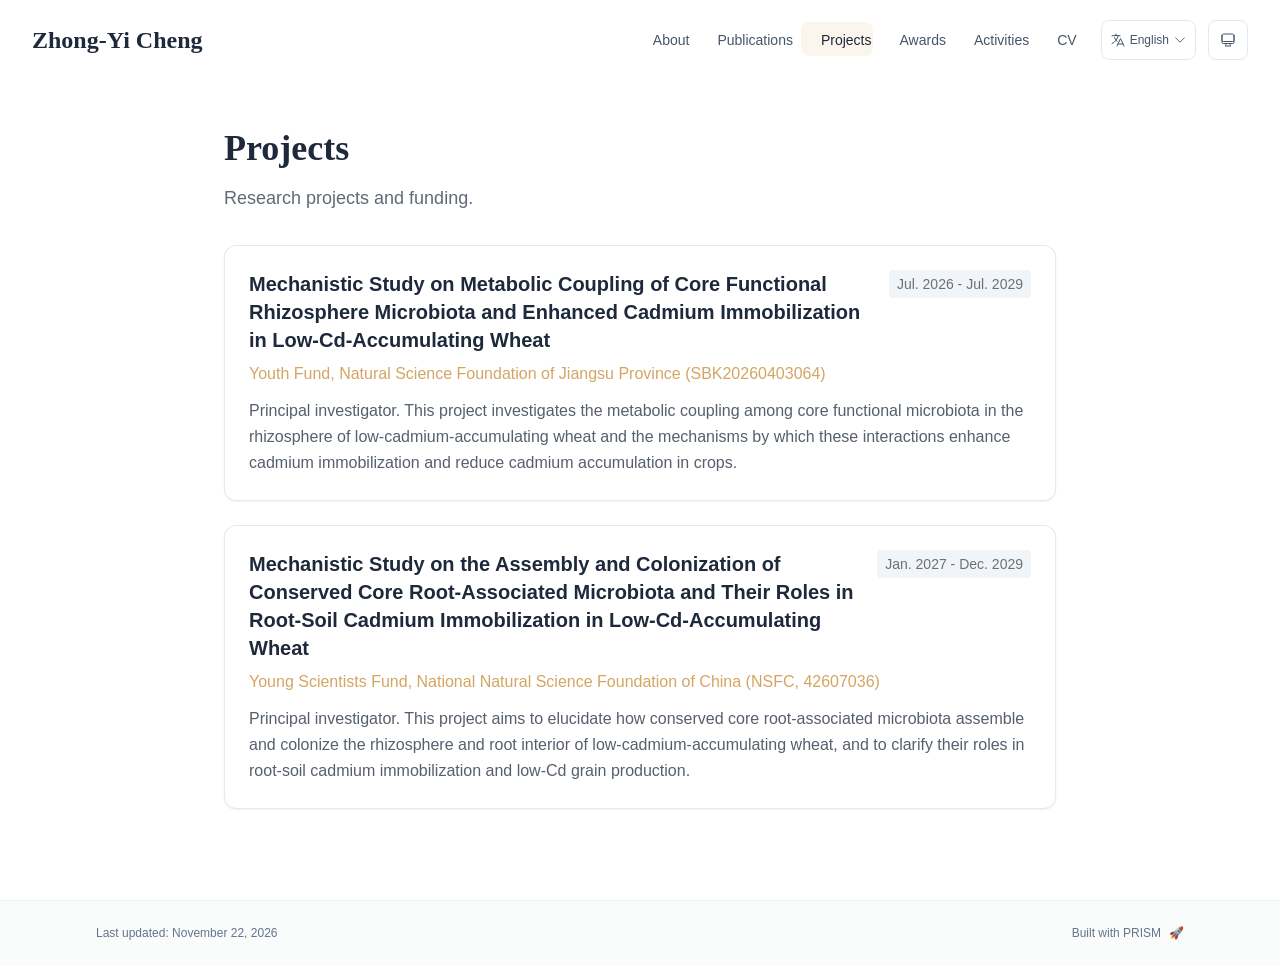
<file: grants/index.html>
<!DOCTYPE html><html lang="en" class="scroll-smooth"><head><meta charSet="utf-8"/><meta name="viewport" content="width=device-width, initial-scale=1"/><link rel="stylesheet" href="/_next/static/css/5e52a4a006a4eb9d.css" data-precedence="next"/><link rel="preload" as="script" fetchPriority="low" href="/_next/static/chunks/webpack-679b75d1c4c2027c.js"/><script src="/_next/static/chunks/4bd1b696-70b6d399998de86a.js" async=""></script><script src="/_next/static/chunks/684-5aaa8290a129f299.js" async=""></script><script src="/_next/static/chunks/main-app-bd252c649911ea94.js" async=""></script><script src="/_next/static/chunks/534-178e4fb86ea8b3af.js" async=""></script><script src="/_next/static/chunks/874-7c5eb7db8d3a51f7.js" async=""></script><script src="/_next/static/chunks/291-e39730cc9327e39b.js" async=""></script><script src="/_next/static/chunks/app/layout-350f870ce7b71e7e.js" async=""></script><script src="/_next/static/chunks/870-9fb0e175bad2186e.js" async=""></script><script src="/_next/static/chunks/748-aaba0b0c94c3db1b.js" async=""></script><script src="/_next/static/chunks/app/%5Bslug%5D/page-307cba071d0c79fd.js" async=""></script><link rel="icon" href="/jaas_logo.svg" type="image/svg+xml"/><link rel="dns-prefetch" href="https://jialeliu.com"/><link rel="preconnect" href="https://jialeliu.com" crossorigin=""/><link rel="preload" as="font" type="font/woff2" href="https://jialeliu.com/fonts/georgiab.woff2" crossorigin=""/><script>
              try {
                const theme = localStorage.getItem('theme-storage');
                const parsed = theme ? JSON.parse(theme) : null;
                const setting = parsed?.state?.theme || 'system';
                const prefersDark = typeof window !== 'undefined' && window.matchMedia && window.matchMedia('(prefers-color-scheme: dark)').matches;
                const effective = setting === 'dark' ? 'dark' : (setting === 'light' ? 'light' : (prefersDark ? 'dark' : 'light'));
                var root = document.documentElement;
                root.classList.add(effective);
                root.setAttribute('data-theme', effective);
              } catch (e) {
                var root = document.documentElement;
                root.classList.add('light');
                root.setAttribute('data-theme', 'light');
              }
            </script><script>
    try {
      const cfg = {"enabled":true,"locales":["zh","en"],"defaultLocale":"en","mode":"auto","fixedLocale":"en","persist":true,"switcher":true,"labels":{"zh":"中文","en":"English"}};
      const storageKey = 'locale-storage';
      const normalize = (value) => typeof value === 'string' ? value.trim().replace('_', '-').toLowerCase() : '';
      const matchLocale = (candidate) => {
        const normalized = normalize(candidate);
        if (!normalized) return null;
        if (cfg.locales.includes(normalized)) return normalized;
        const language = normalized.split('-')[0];
        if (cfg.locales.includes(language)) return language;
        return null;
      };

      let resolved = null;

      if (!cfg.enabled) {
        resolved = cfg.defaultLocale;
      } else if (cfg.persist) {
        resolved = matchLocale(localStorage.getItem(storageKey));
      }

      if (!resolved) {
        if (cfg.mode === 'fixed') {
          resolved = cfg.fixedLocale;
        } else {
          resolved = matchLocale(navigator.language);
        }
      }

      if (!resolved) {
        resolved = cfg.defaultLocale;
      }

      const root = document.documentElement;
      root.lang = resolved;
      root.setAttribute('data-locale', resolved);

      if (cfg.persist) {
        localStorage.setItem(storageKey, resolved);
      }
    } catch (e) {
      const root = document.documentElement;
      root.lang = 'en';
      root.setAttribute('data-locale', 'en');
    }
  </script><title>Projects | Zhong-Yi Cheng</title><meta name="description" content="Research projects and funding."/><meta name="author" content="Zhong-Yi Cheng"/><meta name="keywords" content="Zhong-Yi Cheng,PhD,Research,Institute of Agricultural Resources and Environment
Jiangsu Academy of Agricultural Sciences (JAAS)"/><meta name="creator" content="Zhong-Yi Cheng"/><meta name="publisher" content="Zhong-Yi Cheng"/><meta property="og:title" content="Zhong-Yi Cheng"/><meta property="og:description" content="Zhong-Yi Cheng is an Assistant Researcher at the Institute of Agricultural Resources and Environment, Jiangsu Academy of Agricultural Sciences. His research focuses on the safe utilization of contaminated farmland, the control of heavy-metal pollution in soils, and rhizosphere microbial ecology."/><meta property="og:site_name" content="Zhong-Yi Cheng&#x27;s Academic Website"/><meta property="og:locale" content="en_US"/><meta property="og:type" content="website"/><meta name="twitter:card" content="summary"/><meta name="twitter:title" content="Zhong-Yi Cheng"/><meta name="twitter:description" content="Zhong-Yi Cheng is an Assistant Researcher at the Institute of Agricultural Resources and Environment, Jiangsu Academy of Agricultural Sciences. His research focuses on the safe utilization of contaminated farmland, the control of heavy-metal pollution in soils, and rhizosphere microbial ecology."/><link rel="icon" href="/jaas_logo.svg"/><script>document.querySelectorAll('body link[rel="icon"], body link[rel="apple-touch-icon"]').forEach(el => document.head.appendChild(el))</script><script src="/_next/static/chunks/polyfills-42372ed130431b0a.js" noModule=""></script></head><body class="font-sans antialiased"><div style="visibility:hidden"><nav class="fixed top-0 left-0 right-0 z-50" data-headlessui-state=""><div class="transition-all duration-300 ease-out bg-transparent" style="transform:translateY(-100px)"><div class="max-w-7xl mx-auto px-4 sm:px-6 lg:px-8"><div class="flex justify-between items-center h-16 lg:h-20"><div class="flex-shrink-0" tabindex="0"><a class="text-xl lg:text-2xl font-serif font-semibold text-primary hover:text-accent transition-colors duration-200" href="/">Zhong-Yi Cheng</a></div><div class="hidden lg:block"><div class="ml-10 flex items-center space-x-3"><div class="relative flex items-baseline space-x-1"><a data-nav-href="/" class="relative px-3 py-2 text-sm font-medium rounded-lg transition-colors duration-150 text-neutral-600" href="/">About</a><a data-nav-href="/publications" class="relative px-3 py-2 text-sm font-medium rounded-lg transition-colors duration-150 text-neutral-600" href="/publications/">Publications</a><a data-nav-href="/grants" class="relative px-3 py-2 text-sm font-medium rounded-lg transition-colors duration-150 text-primary" href="/grants/">Projects</a><a data-nav-href="/awards" class="relative px-3 py-2 text-sm font-medium rounded-lg transition-colors duration-150 text-neutral-600" href="/awards/">Awards</a><a data-nav-href="/activities" class="relative px-3 py-2 text-sm font-medium rounded-lg transition-colors duration-150 text-neutral-600" href="/activities/">Activities</a><a data-nav-href="/cv" class="relative px-3 py-2 text-sm font-medium rounded-lg transition-colors duration-150 text-neutral-600" href="/cv/">CV</a></div><div class="flex items-center justify-center w-14 h-10 rounded-lg border border-neutral-200 dark:border-[rgba(148,163,184,0.24)] bg-background dark:bg-neutral-800"><div class="w-6 h-4 rounded bg-neutral-300 animate-pulse"></div></div><div class="flex items-center justify-center w-10 h-10 rounded-lg border border-neutral-200 dark:border-[rgba(148,163,184,0.24)] bg-background dark:bg-neutral-800"><div class="w-4 h-4 rounded-full bg-neutral-300 animate-pulse"></div></div></div></div><div class="lg:hidden flex items-center space-x-2"><div class="flex items-center justify-center w-14 h-10 rounded-lg border border-neutral-200 dark:border-[rgba(148,163,184,0.24)] bg-background dark:bg-neutral-800"><div class="w-6 h-4 rounded bg-neutral-300 animate-pulse"></div></div><div class="flex items-center justify-center w-10 h-10 rounded-lg border border-neutral-200 dark:border-[rgba(148,163,184,0.24)] bg-background dark:bg-neutral-800"><div class="w-4 h-4 rounded-full bg-neutral-300 animate-pulse"></div></div><button class="inline-flex items-center justify-center p-2 rounded-md text-neutral-600 hover:text-primary hover:bg-neutral-100 dark:hover:bg-neutral-800 focus:outline-none focus:ring-2 focus:ring-inset focus:ring-accent transition-colors duration-200" id="headlessui-disclosure-button-«R7pdb»" type="button" aria-expanded="false" data-headlessui-state=""><span class="sr-only">Open main menu</span><div><svg xmlns="http://www.w3.org/2000/svg" fill="none" viewBox="0 0 24 24" stroke-width="1.5" stroke="currentColor" aria-hidden="true" data-slot="icon" class="block h-6 w-6"><path stroke-linecap="round" stroke-linejoin="round" d="M3.75 6.75h16.5M3.75 12h16.5m-16.5 5.25h16.5"></path></svg></div></button></div></div></div></div></nav><main class="min-h-screen pt-16 lg:pt-20"><div class="max-w-4xl mx-auto px-4 sm:px-6 lg:px-8 py-12"><div style="opacity:0;transform:translateY(20px)"><div class="mb-8"><h1 class="text-4xl font-serif font-bold text-primary mb-4">Projects</h1><div class="text-lg text-primary/70 dark:text-primary/75 max-w-2xl leading-relaxed"><p class="mb-3 last:mb-0">Research projects and funding.</p></div></div><div class="grid gap-6"><div class="bg-white dark:bg-neutral-900 p-6 rounded-xl shadow-sm border border-neutral-200 dark:border-neutral-800 hover:shadow-lg transition-all duration-200 hover:scale-[1.01]" style="opacity:0;transform:translateY(20px)"><div class="flex justify-between items-start gap-4 mb-2"><h3 class="text-xl font-semibold text-primary">Mechanistic Study on Metabolic Coupling of Core Functional Rhizosphere Microbiota and Enhanced Cadmium Immobilization in Low-Cd-Accumulating Wheat</h3><span class="shrink-0 text-sm text-primary/65 dark:text-primary/75 font-medium bg-neutral-100 dark:bg-neutral-800/80 px-2 py-1 rounded">Jul. 2026 - Jul. 2029</span></div><p class="text-base text-accent font-medium mb-3">Youth Fund, Natural Science Foundation of Jiangsu Province (SBK20260403064)</p><div class="text-base text-primary/75 dark:text-primary/80 leading-relaxed"><p class="mb-3 last:mb-0">Principal investigator. This project investigates the metabolic coupling among core functional microbiota in the rhizosphere of low-cadmium-accumulating wheat and the mechanisms by which these interactions enhance cadmium immobilization and reduce cadmium accumulation in crops.</p></div></div><div class="bg-white dark:bg-neutral-900 p-6 rounded-xl shadow-sm border border-neutral-200 dark:border-neutral-800 hover:shadow-lg transition-all duration-200 hover:scale-[1.01]" style="opacity:0;transform:translateY(20px)"><div class="flex justify-between items-start gap-4 mb-2"><h3 class="text-xl font-semibold text-primary">Mechanistic Study on the Assembly and Colonization of Conserved Core Root-Associated Microbiota and Their Roles in Root-Soil Cadmium Immobilization in Low-Cd-Accumulating Wheat</h3><span class="shrink-0 text-sm text-primary/65 dark:text-primary/75 font-medium bg-neutral-100 dark:bg-neutral-800/80 px-2 py-1 rounded">Jan. 2027 - Dec. 2029</span></div><p class="text-base text-accent font-medium mb-3">Young Scientists Fund, National Natural Science Foundation of China (NSFC, 42607036)</p><div class="text-base text-primary/75 dark:text-primary/80 leading-relaxed"><p class="mb-3 last:mb-0">Principal investigator. This project aims to elucidate how conserved core root-associated microbiota assemble and colonize the rhizosphere and root interior of low-cadmium-accumulating wheat, and to clarify their roles in root-soil cadmium immobilization and low-Cd grain production.</p></div></div></div></div></div><!--$--><!--/$--><!--$--><!--/$--></main><footer class="border-t border-neutral-200/50 bg-neutral-50/50 dark:bg-neutral-900/50 dark:border-neutral-700/50"><div class="max-w-6xl mx-auto px-4 sm:px-6 lg:px-8 py-6"><div class="flex flex-col sm:flex-row justify-between items-center gap-2"><p class="text-xs text-neutral-500">Last updated<!-- -->: <!-- -->November 22, 2026</p><p class="text-xs text-neutral-500 flex items-center"><a href="https://github.com/xyjoey/PRISM" target="_blank" rel="noopener noreferrer">Built with PRISM</a><span class="ml-2">🚀</span></p></div></div></footer></div><script src="/_next/static/chunks/webpack-679b75d1c4c2027c.js" async=""></script><script>(self.__next_f=self.__next_f||[]).push([0])</script><script>self.__next_f.push([1,"1:\"$Sreact.fragment\"\n3:I[3719,[\"534\",\"static/chunks/534-178e4fb86ea8b3af.js\",\"874\",\"static/chunks/874-7c5eb7db8d3a51f7.js\",\"291\",\"static/chunks/291-e39730cc9327e39b.js\",\"177\",\"static/chunks/app/layout-350f870ce7b71e7e.js\"],\"ThemeProvider\"]\n4:I[310,[\"534\",\"static/chunks/534-178e4fb86ea8b3af.js\",\"874\",\"static/chunks/874-7c5eb7db8d3a51f7.js\",\"291\",\"static/chunks/291-e39730cc9327e39b.js\",\"177\",\"static/chunks/app/layout-350f870ce7b71e7e.js\"],\"LocaleProvider\"]\n5:I[4574,[\"534\",\"static/chunks/534-178e4fb86ea8b3af.js\",\"874\",\"static/chunks/874-7c5eb7db8d3a51f7.js\",\"291\",\"static/chunks/291-e39730cc9327e39b.js\",\"177\",\"static/chunks/app/layout-350f870ce7b71e7e.js\"],\"default\"]\n6:I[7555,[],\"\"]\n7:I[1295,[],\"\"]\n8:I[2548,[\"534\",\"static/chunks/534-178e4fb86ea8b3af.js\",\"874\",\"static/chunks/874-7c5eb7db8d3a51f7.js\",\"291\",\"static/chunks/291-e39730cc9327e39b.js\",\"177\",\"static/chunks/app/layout-350f870ce7b71e7e.js\"],\"default\"]\na:I[9665,[],\"MetadataBoundary\"]\nc:I[9665,[],\"OutletBoundary\"]\nf:I[4911,[],\"AsyncMetadataOutlet\"]\n11:I[9665,[],\"ViewportBoundary\"]\n13:I[6614,[],\"\"]\n:HL[\"/_next/static/css/5e52a4a006a4eb9d.css\",\"style\"]\n2:T5d7,\n    try {\n      const cfg = {\"enabled\":true,\"locales\":[\"zh\",\"en\"],\"defaultLocale\":\"en\",\"mode\":\"auto\",\"fixedLocale\":\"en\",\"persist\":true,\"switcher\":true,\"labels\":{\"zh\":\"中文\",\"en\":\"English\"}};\n      const storageKey = 'locale-storage';\n      const normalize = (value) =\u003e typeof value === 'string' ? value.trim().replace('_', '-').toLowerCase() : '';\n      const matchLocale = (candidate) =\u003e {\n        const normalized = normalize(candidate);\n        if (!normalized) return null;\n        if (cfg.locales.includes(normalized)) return normalized;\n        const language = normalized.split('-')[0];\n        if (cfg.locales.includes(language)) return language;\n        return null;\n      };\n\n      let resolved = null;\n\n      if (!cfg.enabled) {\n        resolved = cfg.defaultLocale;\n      } else if (cfg.persist) {\n        resolved = matchLocale(localStorage.getItem(storageKey));\n      }\n\n      if (!resolved) {\n        if ("])</script><script>self.__next_f.push([1,"cfg.mode === 'fixed') {\n          resolved = cfg.fixedLocale;\n        } else {\n          resolved = matchLocale(navigator.language);\n        }\n      }\n\n      if (!resolved) {\n        resolved = cfg.defaultLocale;\n      }\n\n      const root = document.documentElement;\n      root.lang = resolved;\n      root.setAttribute('data-locale', resolved);\n\n      if (cfg.persist) {\n        localStorage.setItem(storageKey, resolved);\n      }\n    } catch (e) {\n      const root = document.documentElement;\n      root.lang = 'en';\n      root.setAttribute('data-locale', 'en');\n    }\n  "])</script><script>self.__next_f.push([1,"0:{\"P\":null,\"b\":\"lTXeNgGuYqPYeb21PATkQ\",\"p\":\"\",\"c\":[\"\",\"grants\",\"\"],\"i\":false,\"f\":[[[\"\",{\"children\":[[\"slug\",\"grants\",\"d\"],{\"children\":[\"__PAGE__\",{}]}]},\"$undefined\",\"$undefined\",true],[\"\",[\"$\",\"$1\",\"c\",{\"children\":[[[\"$\",\"link\",\"0\",{\"rel\":\"stylesheet\",\"href\":\"/_next/static/css/5e52a4a006a4eb9d.css\",\"precedence\":\"next\",\"crossOrigin\":\"$undefined\",\"nonce\":\"$undefined\"}]],[\"$\",\"html\",null,{\"lang\":\"en\",\"className\":\"scroll-smooth\",\"suppressHydrationWarning\":true,\"children\":[[\"$\",\"head\",null,{\"children\":[[\"$\",\"link\",null,{\"rel\":\"icon\",\"href\":\"/jaas_logo.svg\",\"type\":\"image/svg+xml\"}],[\"$\",\"link\",null,{\"rel\":\"dns-prefetch\",\"href\":\"https://jialeliu.com\"}],[\"$\",\"link\",null,{\"rel\":\"preconnect\",\"href\":\"https://jialeliu.com\",\"crossOrigin\":\"\"}],[\"$\",\"link\",null,{\"rel\":\"preload\",\"as\":\"font\",\"type\":\"font/woff2\",\"href\":\"https://jialeliu.com/fonts/georgiab.woff2\",\"crossOrigin\":\"\"}],[\"$\",\"script\",null,{\"dangerouslySetInnerHTML\":{\"__html\":\"\\n              try {\\n                const theme = localStorage.getItem('theme-storage');\\n                const parsed = theme ? JSON.parse(theme) : null;\\n                const setting = parsed?.state?.theme || 'system';\\n                const prefersDark = typeof window !== 'undefined' \u0026\u0026 window.matchMedia \u0026\u0026 window.matchMedia('(prefers-color-scheme: dark)').matches;\\n                const effective = setting === 'dark' ? 'dark' : (setting === 'light' ? 'light' : (prefersDark ? 'dark' : 'light'));\\n                var root = document.documentElement;\\n                root.classList.add(effective);\\n                root.setAttribute('data-theme', effective);\\n              } catch (e) {\\n                var root = document.documentElement;\\n                root.classList.add('light');\\n                root.setAttribute('data-theme', 'light');\\n              }\\n            \"}}],[\"$\",\"script\",null,{\"dangerouslySetInnerHTML\":{\"__html\":\"$2\"}}]]}],[\"$\",\"body\",null,{\"className\":\"font-sans antialiased\",\"children\":[\"$\",\"$L3\",null,{\"children\":[\"$\",\"$L4\",null,{\"config\":{\"enabled\":true,\"locales\":[\"zh\",\"en\"],\"defaultLocale\":\"en\",\"mode\":\"auto\",\"fixedLocale\":\"en\",\"persist\":true,\"switcher\":true,\"labels\":{\"zh\":\"中文\",\"en\":\"English\"}},\"children\":[[\"$\",\"$L5\",null,{\"items\":[{\"title\":\"About\",\"type\":\"page\",\"target\":\"about\",\"href\":\"/\"},{\"title\":\"Publications\",\"type\":\"page\",\"target\":\"publications\",\"href\":\"/publications\"},{\"title\":\"Projects\",\"type\":\"page\",\"target\":\"grants\",\"href\":\"/grants\"},{\"title\":\"Awards\",\"type\":\"page\",\"target\":\"awards\",\"href\":\"/awards\"},{\"title\":\"Activities\",\"type\":\"page\",\"target\":\"activities\",\"href\":\"/activities\"},{\"title\":\"CV\",\"type\":\"page\",\"target\":\"cv\",\"href\":\"/cv\"}],\"siteTitle\":\"Zhong-Yi Cheng\",\"enableOnePageMode\":false,\"i18n\":\"$0:f:0:1:1:props:children:1:props:children:1:props:children:props:children:props:config\",\"itemsByLocale\":{\"zh\":[{\"title\":\"关于我\",\"type\":\"page\",\"target\":\"about\",\"href\":\"/\"},{\"title\":\"论文\",\"type\":\"page\",\"target\":\"publications\",\"href\":\"/publications\"},{\"title\":\"项目\",\"type\":\"page\",\"target\":\"grants\",\"href\":\"/grants\"},{\"title\":\"奖项\",\"type\":\"page\",\"target\":\"awards\",\"href\":\"/awards\"},{\"title\":\"动态\",\"type\":\"page\",\"target\":\"activities\",\"href\":\"/activities\"},{\"title\":\"简历\",\"type\":\"page\",\"target\":\"cv\",\"href\":\"/cv\"}],\"en\":[{\"title\":\"About\",\"type\":\"page\",\"target\":\"about\",\"href\":\"/\"},{\"title\":\"Publications\",\"type\":\"page\",\"target\":\"publications\",\"href\":\"/publications\"},{\"title\":\"Projects\",\"type\":\"page\",\"target\":\"grants\",\"href\":\"/grants\"},{\"title\":\"Awards\",\"type\":\"page\",\"target\":\"awards\",\"href\":\"/awards\"},{\"title\":\"Activities\",\"type\":\"page\",\"target\":\"activities\",\"href\":\"/activities\"},{\"title\":\"CV\",\"type\":\"page\",\"target\":\"cv\",\"href\":\"/cv\"}]},\"siteTitleByLocale\":{\"zh\":\"程中一\",\"en\":\"Zhong-Yi Cheng\"}}],[\"$\",\"main\",null,{\"className\":\"min-h-screen pt-16 lg:pt-20\",\"children\":[\"$\",\"$L6\",null,{\"parallelRouterKey\":\"children\",\"error\":\"$undefined\",\"errorStyles\":\"$undefined\",\"errorScripts\":\"$undefined\",\"template\":[\"$\",\"$L7\",null,{}],\"templateStyles\":\"$undefined\",\"templateScripts\":\"$undefined\",\"notFound\":[[[\"$\",\"title\",null,{\"children\":\"404: This page could not be found.\"}],[\"$\",\"div\",null,{\"style\":{\"fontFamily\":\"system-ui,\\\"Segoe UI\\\",Roboto,Helvetica,Arial,sans-serif,\\\"Apple Color Emoji\\\",\\\"Segoe UI Emoji\\\"\",\"height\":\"100vh\",\"textAlign\":\"center\",\"display\":\"flex\",\"flexDirection\":\"column\",\"alignItems\":\"center\",\"justifyContent\":\"center\"},\"children\":[\"$\",\"div\",null,{\"children\":[[\"$\",\"style\",null,{\"dangerouslySetInnerHTML\":{\"__html\":\"body{color:#000;background:#fff;margin:0}.next-error-h1{border-right:1px solid rgba(0,0,0,.3)}@media (prefers-color-scheme:dark){body{color:#fff;background:#000}.next-error-h1{border-right:1px solid rgba(255,255,255,.3)}}\"}}],[\"$\",\"h1\",null,{\"className\":\"next-error-h1\",\"style\":{\"display\":\"inline-block\",\"margin\":\"0 20px 0 0\",\"padding\":\"0 23px 0 0\",\"fontSize\":24,\"fontWeight\":500,\"verticalAlign\":\"top\",\"lineHeight\":\"49px\"},\"children\":404}],[\"$\",\"div\",null,{\"style\":{\"display\":\"inline-block\"},\"children\":[\"$\",\"h2\",null,{\"style\":{\"fontSize\":14,\"fontWeight\":400,\"lineHeight\":\"49px\",\"margin\":0},\"children\":\"This page could not be found.\"}]}]]}]}]],[]],\"forbidden\":\"$undefined\",\"unauthorized\":\"$undefined\"}]}],[\"$\",\"$L8\",null,{\"lastUpdated\":\"November 22, 2026\",\"lastUpdatedByLocale\":{\"zh\":\"2026年11月22日\",\"en\":\"November 22, 2026\"},\"defaultLocale\":\"en\"}]]}]}]}]]}]]}],{\"children\":[[\"slug\",\"grants\",\"d\"],[\"$\",\"$1\",\"c\",{\"children\":[null,[\"$\",\"$L6\",null,{\"parallelRouterKey\":\"children\",\"error\":\"$undefined\",\"errorStyles\":\"$undefined\",\"errorScripts\":\"$undefined\",\"template\":[\"$\",\"$L7\",null,{}],\"templateStyles\":\"$undefined\",\"templateScripts\":\"$undefined\",\"notFound\":\"$undefined\",\"forbidden\":\"$undefined\",\"unauthorized\":\"$undefined\"}]]}],{\"children\":[\"__PAGE__\",[\"$\",\"$1\",\"c\",{\"children\":[\"$L9\",[\"$\",\"$La\",null,{\"children\":\"$Lb\"}],null,[\"$\",\"$Lc\",null,{\"children\":[\"$Ld\",\"$Le\",[\"$\",\"$Lf\",null,{\"promise\":\"$@10\"}]]}]]}],{},null,false]},null,false]},null,false],[\"$\",\"$1\",\"h\",{\"children\":[null,[\"$\",\"$1\",\"n8tBojxW44kaoITr7qgrG\",{\"children\":[[\"$\",\"$L11\",null,{\"children\":\"$L12\"}],null]}],null]}],false]],\"m\":\"$undefined\",\"G\":[\"$13\",\"$undefined\"],\"s\":false,\"S\":true}\n"])</script><script>self.__next_f.push([1,"14:\"$Sreact.suspense\"\n15:I[4911,[],\"AsyncMetadata\"]\n17:I[2382,[\"534\",\"static/chunks/534-178e4fb86ea8b3af.js\",\"870\",\"static/chunks/870-9fb0e175bad2186e.js\",\"748\",\"static/chunks/748-aaba0b0c94c3db1b.js\",\"182\",\"static/chunks/app/%5Bslug%5D/page-307cba071d0c79fd.js\"],\"default\"]\nb:[\"$\",\"$14\",null,{\"fallback\":null,\"children\":[\"$\",\"$L15\",null,{\"promise\":\"$@16\"}]}]\n"])</script><script>self.__next_f.push([1,"9:[\"$\",\"$L17\",null,{\"dataByLocale\":{\"zh\":{\"type\":\"card\",\"config\":{\"type\":\"card\",\"title\":\"主持项目\",\"description\":\"主持或参与的科研项目与人才计划。\",\"items\":[{\"title\":\"低镉小麦根际核心功能菌群代谢耦联与阻镉增效机制研究\",\"subtitle\":\"江苏省自然科学基金青年基金项目（SBK20260403064）\",\"date\":\"2026年7月 - 2029年7月\",\"content\":\"项目主持人。本项目研究低镉小麦根际核心功能菌群间的代谢耦联关系，及其强化根际阻镉、降低作物镉累积的作用机制。\"},{\"title\":\"低镉累积小麦根系保守核心菌群装配定殖与根-土阻镉机制研究\",\"subtitle\":\"国家自然科学基金青年科学基金项目（42607036），国家自然科学基金委员会 (NSFC)\",\"date\":\"2027年1月 - 2029年12月\",\"content\":\"项目主持人。本项目旨在阐明低镉累积小麦根系保守核心菌群在根际与根内的装配定殖规律，以及其在根-土界面阻镉和低镉籽粒生产中的作用机制。\"}]}},\"en\":{\"type\":\"card\",\"config\":{\"type\":\"card\",\"title\":\"Projects\",\"description\":\"Research projects and funding.\",\"items\":[{\"title\":\"Mechanistic Study on Metabolic Coupling of Core Functional Rhizosphere Microbiota and Enhanced Cadmium Immobilization in Low-Cd-Accumulating Wheat\",\"subtitle\":\"Youth Fund, Natural Science Foundation of Jiangsu Province (SBK20260403064)\",\"date\":\"Jul. 2026 - Jul. 2029\",\"content\":\"Principal investigator. This project investigates the metabolic coupling among core functional microbiota in the rhizosphere of low-cadmium-accumulating wheat and the mechanisms by which these interactions enhance cadmium immobilization and reduce cadmium accumulation in crops.\"},{\"title\":\"Mechanistic Study on the Assembly and Colonization of Conserved Core Root-Associated Microbiota and Their Roles in Root-Soil Cadmium Immobilization in Low-Cd-Accumulating Wheat\",\"subtitle\":\"Young Scientists Fund, National Natural Science Foundation of China (NSFC, 42607036)\",\"date\":\"Jan. 2027 - Dec. 2029\",\"content\":\"Principal investigator. This project aims to elucidate how conserved core root-associated microbiota assemble and colonize the rhizosphere and root interior of low-cadmium-accumulating wheat, and to clarify their roles in root-soil cadmium immobilization and low-Cd grain production.\"}]}}},\"defaultLocale\":\"en\"}]\n"])</script><script>self.__next_f.push([1,"e:null\n"])</script><script>self.__next_f.push([1,"12:[[\"$\",\"meta\",\"0\",{\"charSet\":\"utf-8\"}],[\"$\",\"meta\",\"1\",{\"name\":\"viewport\",\"content\":\"width=device-width, initial-scale=1\"}]]\nd:null\n"])</script><script>self.__next_f.push([1,"16:{\"metadata\":[[\"$\",\"title\",\"0\",{\"children\":\"Projects | Zhong-Yi Cheng\"}],[\"$\",\"meta\",\"1\",{\"name\":\"description\",\"content\":\"Research projects and funding.\"}],[\"$\",\"meta\",\"2\",{\"name\":\"author\",\"content\":\"Zhong-Yi Cheng\"}],[\"$\",\"meta\",\"3\",{\"name\":\"keywords\",\"content\":\"Zhong-Yi Cheng,PhD,Research,Institute of Agricultural Resources and Environment\\nJiangsu Academy of Agricultural Sciences (JAAS)\"}],[\"$\",\"meta\",\"4\",{\"name\":\"creator\",\"content\":\"Zhong-Yi Cheng\"}],[\"$\",\"meta\",\"5\",{\"name\":\"publisher\",\"content\":\"Zhong-Yi Cheng\"}],[\"$\",\"meta\",\"6\",{\"property\":\"og:title\",\"content\":\"Zhong-Yi Cheng\"}],[\"$\",\"meta\",\"7\",{\"property\":\"og:description\",\"content\":\"Zhong-Yi Cheng is an Assistant Researcher at the Institute of Agricultural Resources and Environment, Jiangsu Academy of Agricultural Sciences. His research focuses on the safe utilization of contaminated farmland, the control of heavy-metal pollution in soils, and rhizosphere microbial ecology.\"}],[\"$\",\"meta\",\"8\",{\"property\":\"og:site_name\",\"content\":\"Zhong-Yi Cheng's Academic Website\"}],[\"$\",\"meta\",\"9\",{\"property\":\"og:locale\",\"content\":\"en_US\"}],[\"$\",\"meta\",\"10\",{\"property\":\"og:type\",\"content\":\"website\"}],[\"$\",\"meta\",\"11\",{\"name\":\"twitter:card\",\"content\":\"summary\"}],[\"$\",\"meta\",\"12\",{\"name\":\"twitter:title\",\"content\":\"Zhong-Yi Cheng\"}],[\"$\",\"meta\",\"13\",{\"name\":\"twitter:description\",\"content\":\"Zhong-Yi Cheng is an Assistant Researcher at the Institute of Agricultural Resources and Environment, Jiangsu Academy of Agricultural Sciences. His research focuses on the safe utilization of contaminated farmland, the control of heavy-metal pollution in soils, and rhizosphere microbial ecology.\"}],[\"$\",\"link\",\"14\",{\"rel\":\"icon\",\"href\":\"/jaas_logo.svg\"}]],\"error\":null,\"digest\":\"$undefined\"}\n10:{\"metadata\":\"$16:metadata\",\"error\":null,\"digest\":\"$undefined\"}\n"])</script></body></html>
</file>
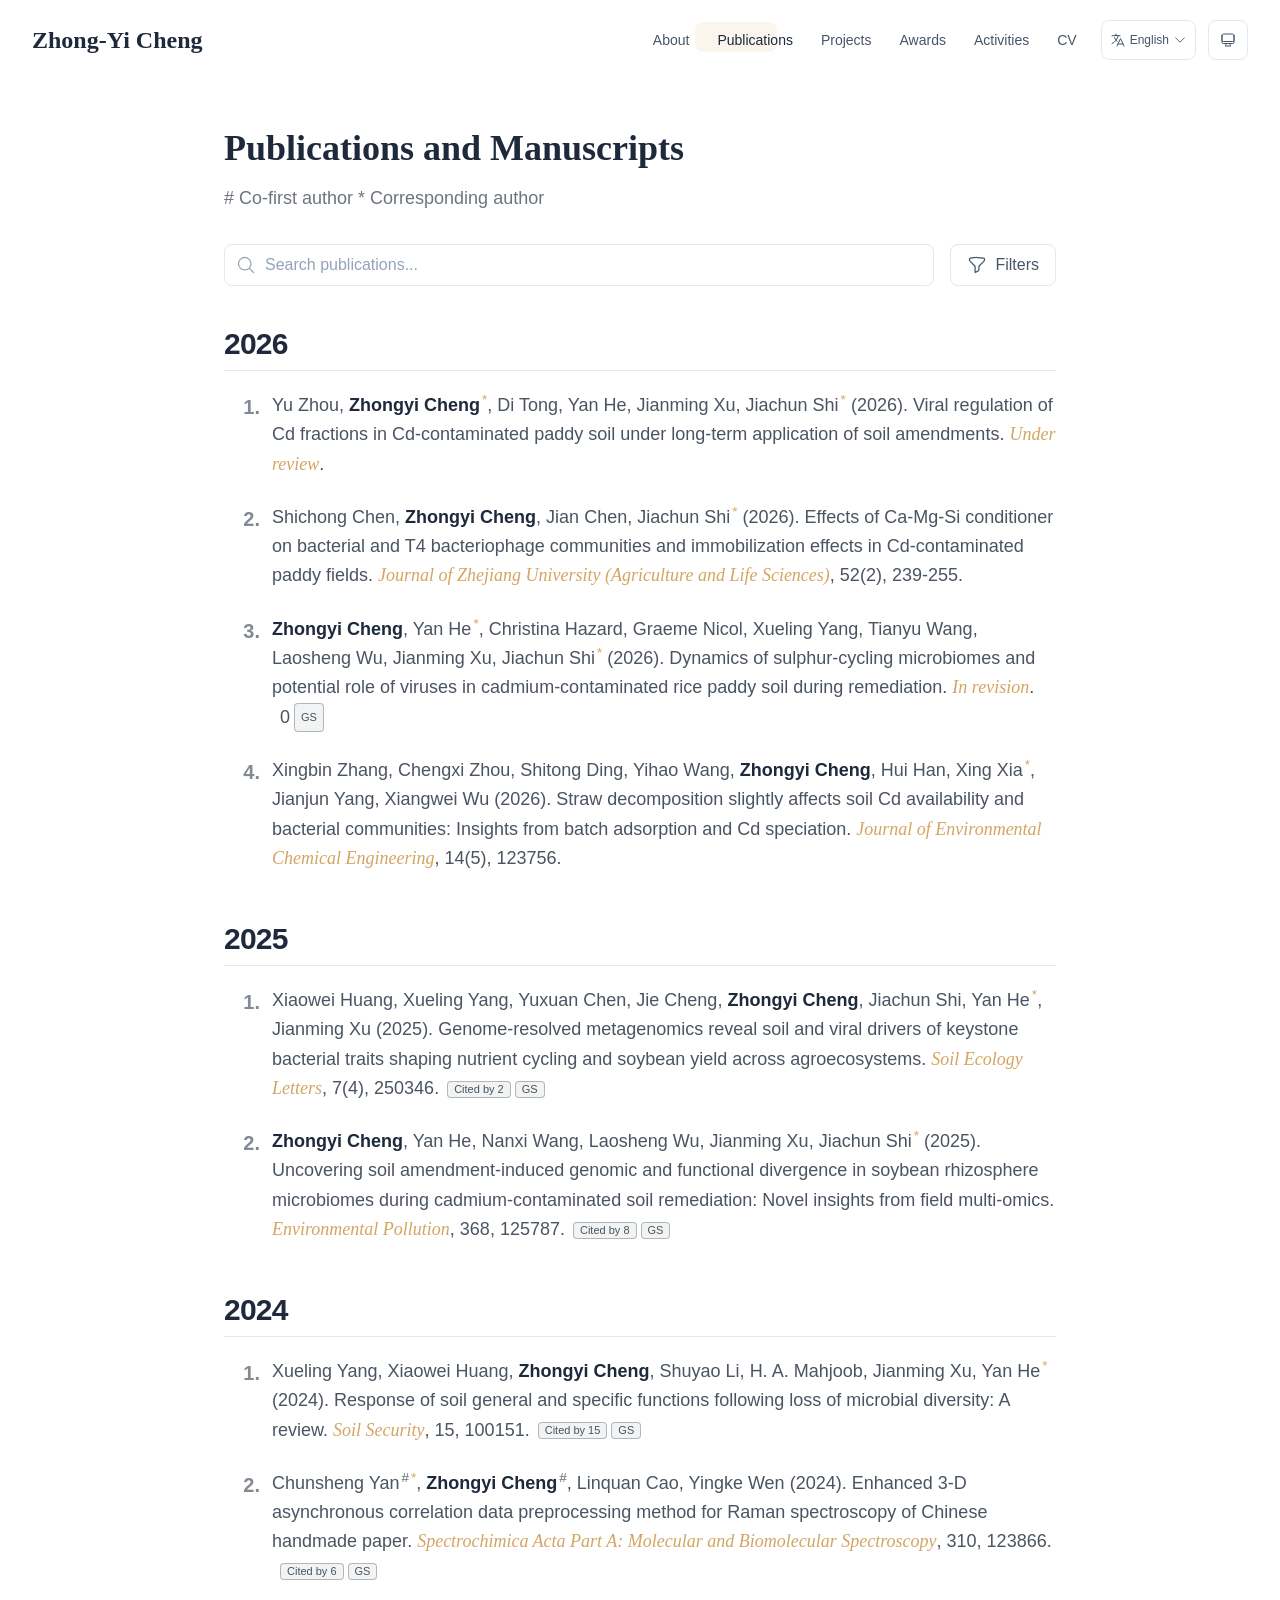
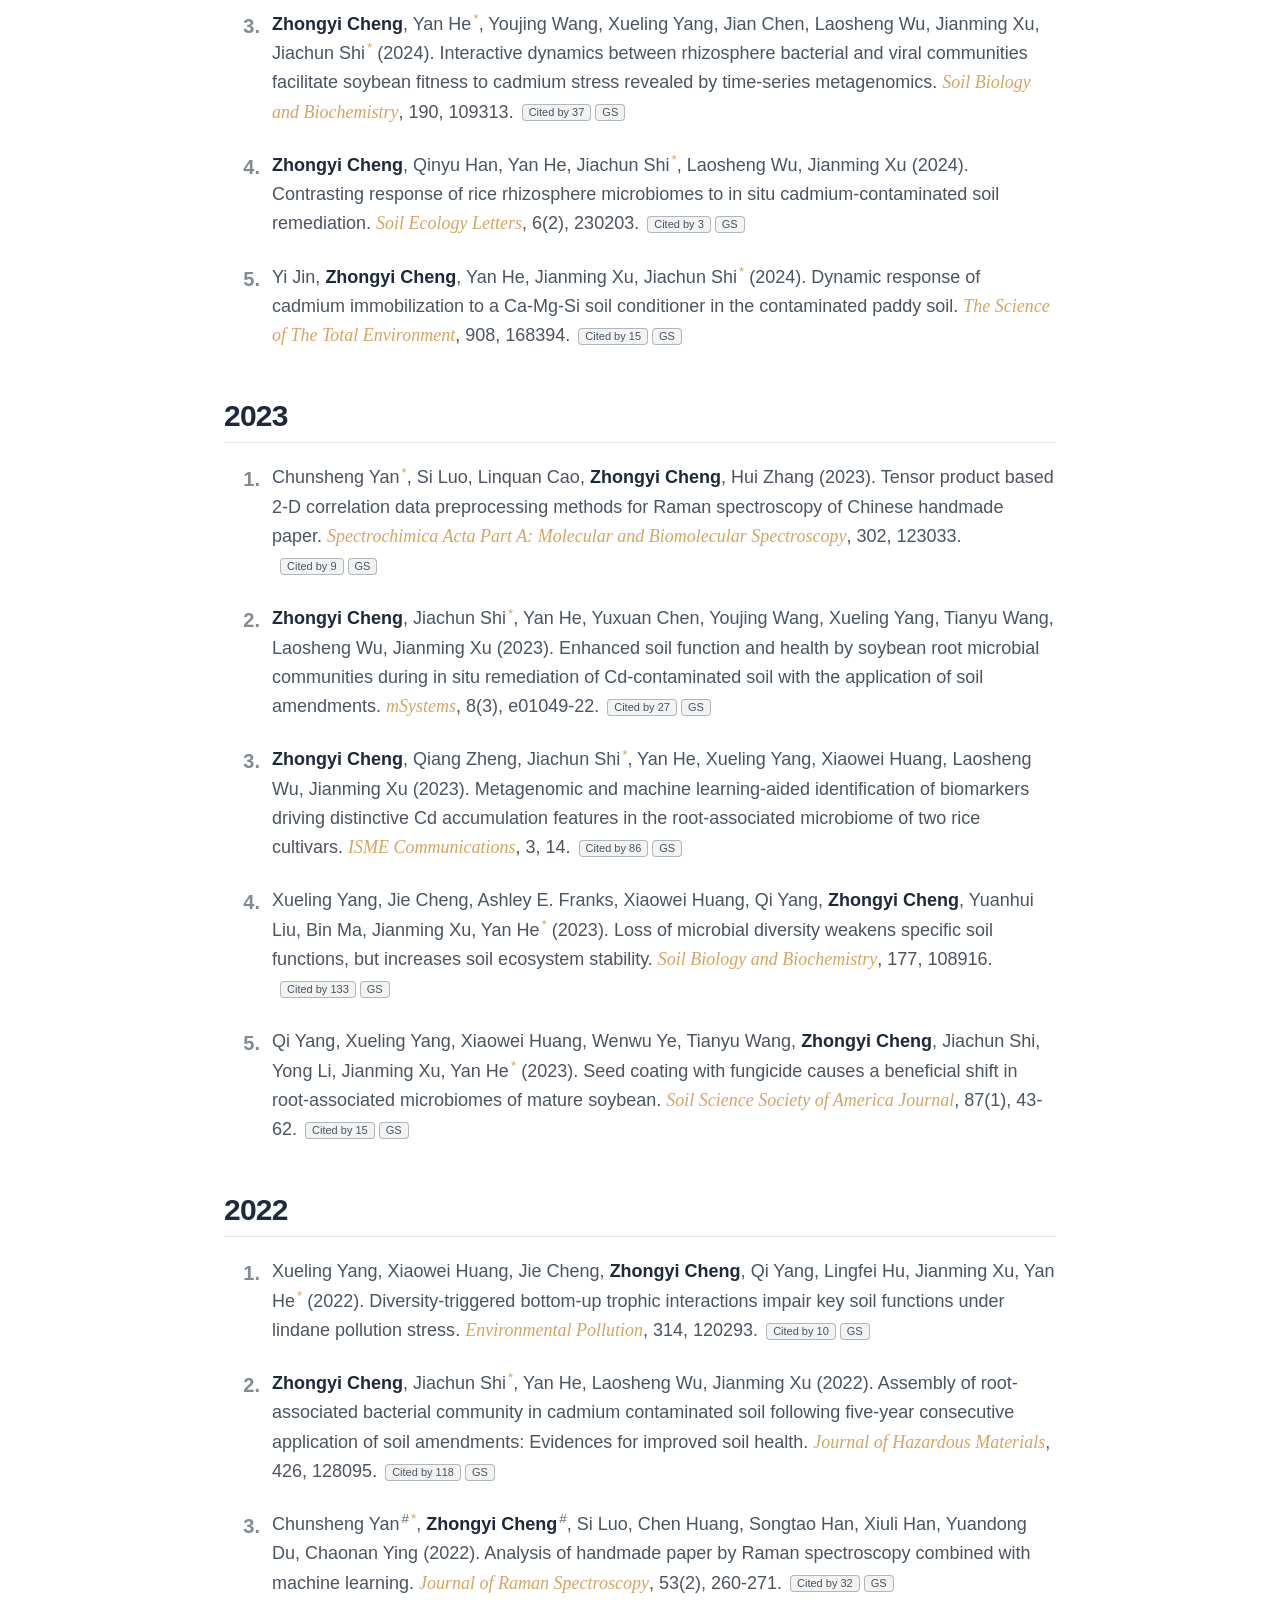
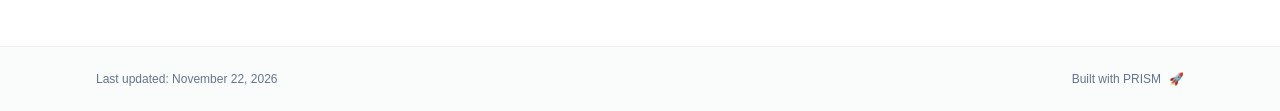
<file: publications/index.html>
<!DOCTYPE html><html lang="en" class="scroll-smooth"><head><meta charSet="utf-8"/><meta name="viewport" content="width=device-width, initial-scale=1"/><link rel="stylesheet" href="/_next/static/css/5e52a4a006a4eb9d.css" data-precedence="next"/><link rel="preload" as="script" fetchPriority="low" href="/_next/static/chunks/webpack-679b75d1c4c2027c.js"/><script src="/_next/static/chunks/4bd1b696-70b6d399998de86a.js" async=""></script><script src="/_next/static/chunks/684-5aaa8290a129f299.js" async=""></script><script src="/_next/static/chunks/main-app-bd252c649911ea94.js" async=""></script><script src="/_next/static/chunks/534-178e4fb86ea8b3af.js" async=""></script><script src="/_next/static/chunks/874-7c5eb7db8d3a51f7.js" async=""></script><script src="/_next/static/chunks/291-e39730cc9327e39b.js" async=""></script><script src="/_next/static/chunks/app/layout-350f870ce7b71e7e.js" async=""></script><script src="/_next/static/chunks/870-9fb0e175bad2186e.js" async=""></script><script src="/_next/static/chunks/748-aaba0b0c94c3db1b.js" async=""></script><script src="/_next/static/chunks/app/%5Bslug%5D/page-307cba071d0c79fd.js" async=""></script><link rel="icon" href="/jaas_logo.svg" type="image/svg+xml"/><link rel="dns-prefetch" href="https://jialeliu.com"/><link rel="preconnect" href="https://jialeliu.com" crossorigin=""/><link rel="preload" as="font" type="font/woff2" href="https://jialeliu.com/fonts/georgiab.woff2" crossorigin=""/><script>
              try {
                const theme = localStorage.getItem('theme-storage');
                const parsed = theme ? JSON.parse(theme) : null;
                const setting = parsed?.state?.theme || 'system';
                const prefersDark = typeof window !== 'undefined' && window.matchMedia && window.matchMedia('(prefers-color-scheme: dark)').matches;
                const effective = setting === 'dark' ? 'dark' : (setting === 'light' ? 'light' : (prefersDark ? 'dark' : 'light'));
                var root = document.documentElement;
                root.classList.add(effective);
                root.setAttribute('data-theme', effective);
              } catch (e) {
                var root = document.documentElement;
                root.classList.add('light');
                root.setAttribute('data-theme', 'light');
              }
            </script><script>
    try {
      const cfg = {"enabled":true,"locales":["zh","en"],"defaultLocale":"en","mode":"auto","fixedLocale":"en","persist":true,"switcher":true,"labels":{"zh":"中文","en":"English"}};
      const storageKey = 'locale-storage';
      const normalize = (value) => typeof value === 'string' ? value.trim().replace('_', '-').toLowerCase() : '';
      const matchLocale = (candidate) => {
        const normalized = normalize(candidate);
        if (!normalized) return null;
        if (cfg.locales.includes(normalized)) return normalized;
        const language = normalized.split('-')[0];
        if (cfg.locales.includes(language)) return language;
        return null;
      };

      let resolved = null;

      if (!cfg.enabled) {
        resolved = cfg.defaultLocale;
      } else if (cfg.persist) {
        resolved = matchLocale(localStorage.getItem(storageKey));
      }

      if (!resolved) {
        if (cfg.mode === 'fixed') {
          resolved = cfg.fixedLocale;
        } else {
          resolved = matchLocale(navigator.language);
        }
      }

      if (!resolved) {
        resolved = cfg.defaultLocale;
      }

      const root = document.documentElement;
      root.lang = resolved;
      root.setAttribute('data-locale', resolved);

      if (cfg.persist) {
        localStorage.setItem(storageKey, resolved);
      }
    } catch (e) {
      const root = document.documentElement;
      root.lang = 'en';
      root.setAttribute('data-locale', 'en');
    }
  </script><title>Publications and Manuscripts | Zhong-Yi Cheng</title><meta name="description" content="# Co-first author    * Corresponding author"/><meta name="author" content="Zhong-Yi Cheng"/><meta name="keywords" content="Zhong-Yi Cheng,PhD,Research,Institute of Agricultural Resources and Environment
Jiangsu Academy of Agricultural Sciences (JAAS)"/><meta name="creator" content="Zhong-Yi Cheng"/><meta name="publisher" content="Zhong-Yi Cheng"/><meta property="og:title" content="Zhong-Yi Cheng"/><meta property="og:description" content="Zhong-Yi Cheng is an Assistant Researcher at the Institute of Agricultural Resources and Environment, Jiangsu Academy of Agricultural Sciences. His research focuses on the safe utilization of contaminated farmland, the control of heavy-metal pollution in soils, and rhizosphere microbial ecology."/><meta property="og:site_name" content="Zhong-Yi Cheng&#x27;s Academic Website"/><meta property="og:locale" content="en_US"/><meta property="og:type" content="website"/><meta name="twitter:card" content="summary"/><meta name="twitter:title" content="Zhong-Yi Cheng"/><meta name="twitter:description" content="Zhong-Yi Cheng is an Assistant Researcher at the Institute of Agricultural Resources and Environment, Jiangsu Academy of Agricultural Sciences. His research focuses on the safe utilization of contaminated farmland, the control of heavy-metal pollution in soils, and rhizosphere microbial ecology."/><link rel="icon" href="/jaas_logo.svg"/><script>document.querySelectorAll('body link[rel="icon"], body link[rel="apple-touch-icon"]').forEach(el => document.head.appendChild(el))</script><script src="/_next/static/chunks/polyfills-42372ed130431b0a.js" noModule=""></script></head><body class="font-sans antialiased"><div style="visibility:hidden"><nav class="fixed top-0 left-0 right-0 z-50" data-headlessui-state=""><div class="transition-all duration-300 ease-out bg-transparent" style="transform:translateY(-100px)"><div class="max-w-7xl mx-auto px-4 sm:px-6 lg:px-8"><div class="flex justify-between items-center h-16 lg:h-20"><div class="flex-shrink-0" tabindex="0"><a class="text-xl lg:text-2xl font-serif font-semibold text-primary hover:text-accent transition-colors duration-200" href="/">Zhong-Yi Cheng</a></div><div class="hidden lg:block"><div class="ml-10 flex items-center space-x-3"><div class="relative flex items-baseline space-x-1"><a data-nav-href="/" class="relative px-3 py-2 text-sm font-medium rounded-lg transition-colors duration-150 text-neutral-600" href="/">About</a><a data-nav-href="/publications" class="relative px-3 py-2 text-sm font-medium rounded-lg transition-colors duration-150 text-primary" href="/publications/">Publications</a><a data-nav-href="/grants" class="relative px-3 py-2 text-sm font-medium rounded-lg transition-colors duration-150 text-neutral-600" href="/grants/">Projects</a><a data-nav-href="/awards" class="relative px-3 py-2 text-sm font-medium rounded-lg transition-colors duration-150 text-neutral-600" href="/awards/">Awards</a><a data-nav-href="/activities" class="relative px-3 py-2 text-sm font-medium rounded-lg transition-colors duration-150 text-neutral-600" href="/activities/">Activities</a><a data-nav-href="/cv" class="relative px-3 py-2 text-sm font-medium rounded-lg transition-colors duration-150 text-neutral-600" href="/cv/">CV</a></div><div class="flex items-center justify-center w-14 h-10 rounded-lg border border-neutral-200 dark:border-[rgba(148,163,184,0.24)] bg-background dark:bg-neutral-800"><div class="w-6 h-4 rounded bg-neutral-300 animate-pulse"></div></div><div class="flex items-center justify-center w-10 h-10 rounded-lg border border-neutral-200 dark:border-[rgba(148,163,184,0.24)] bg-background dark:bg-neutral-800"><div class="w-4 h-4 rounded-full bg-neutral-300 animate-pulse"></div></div></div></div><div class="lg:hidden flex items-center space-x-2"><div class="flex items-center justify-center w-14 h-10 rounded-lg border border-neutral-200 dark:border-[rgba(148,163,184,0.24)] bg-background dark:bg-neutral-800"><div class="w-6 h-4 rounded bg-neutral-300 animate-pulse"></div></div><div class="flex items-center justify-center w-10 h-10 rounded-lg border border-neutral-200 dark:border-[rgba(148,163,184,0.24)] bg-background dark:bg-neutral-800"><div class="w-4 h-4 rounded-full bg-neutral-300 animate-pulse"></div></div><button class="inline-flex items-center justify-center p-2 rounded-md text-neutral-600 hover:text-primary hover:bg-neutral-100 dark:hover:bg-neutral-800 focus:outline-none focus:ring-2 focus:ring-inset focus:ring-accent transition-colors duration-200" id="headlessui-disclosure-button-«R7pdb»" type="button" aria-expanded="false" data-headlessui-state=""><span class="sr-only">Open main menu</span><div><svg xmlns="http://www.w3.org/2000/svg" fill="none" viewBox="0 0 24 24" stroke-width="1.5" stroke="currentColor" aria-hidden="true" data-slot="icon" class="block h-6 w-6"><path stroke-linecap="round" stroke-linejoin="round" d="M3.75 6.75h16.5M3.75 12h16.5m-16.5 5.25h16.5"></path></svg></div></button></div></div></div></div></nav><main class="min-h-screen pt-16 lg:pt-20"><div class="max-w-4xl mx-auto px-4 sm:px-6 lg:px-8 py-12"><div style="opacity:0;transform:translateY(20px)"><div class="mb-8"><h1 class="text-4xl font-serif font-bold text-primary mb-4">Publications and Manuscripts</h1><p class="text-lg text-primary/65 max-w-2xl"># Co-first author    * Corresponding author</p></div><div class="mb-10 space-y-4"><div class="flex flex-col sm:flex-row gap-4"><div class="relative flex-grow"><svg xmlns="http://www.w3.org/2000/svg" fill="none" viewBox="0 0 24 24" stroke-width="1.5" stroke="currentColor" aria-hidden="true" data-slot="icon" class="absolute left-3 top-1/2 transform -translate-y-1/2 h-5 w-5 text-neutral-400"><path stroke-linecap="round" stroke-linejoin="round" d="m21 21-5.197-5.197m0 0A7.5 7.5 0 1 0 5.196 5.196a7.5 7.5 0 0 0 10.607 10.607Z"></path></svg><input type="text" placeholder="Search publications..." class="w-full pl-10 pr-4 py-2 rounded-lg border border-neutral-200 dark:border-neutral-700 bg-white dark:bg-neutral-900 text-neutral-900 dark:text-neutral-100 placeholder:text-neutral-400 dark:placeholder:text-neutral-500 focus:ring-2 focus:ring-accent focus:border-transparent transition-all duration-200" value=""/></div><button class="flex items-center justify-center px-4 py-2 rounded-lg border transition-all duration-200 bg-white dark:bg-neutral-900 border-neutral-200 dark:border-neutral-700 text-neutral-600 dark:text-neutral-300 hover:border-accent hover:text-accent"><svg xmlns="http://www.w3.org/2000/svg" fill="none" viewBox="0 0 24 24" stroke-width="1.5" stroke="currentColor" aria-hidden="true" data-slot="icon" class="h-5 w-5 mr-2"><path stroke-linecap="round" stroke-linejoin="round" d="M12 3c2.755 0 5.455.232 8.083.678.533.09.917.556.917 1.096v1.044a2.25 2.25 0 0 1-.659 1.591l-5.432 5.432a2.25 2.25 0 0 0-.659 1.591v2.927a2.25 2.25 0 0 1-1.244 2.013L9.75 21v-6.568a2.25 2.25 0 0 0-.659-1.591L3.659 7.409A2.25 2.25 0 0 1 3 5.818V4.774c0-.54.384-1.006.917-1.096A48.32 48.32 0 0 1 12 3Z"></path></svg>Filters</button></div></div><div class="space-y-12"><section><h2 class="text-2xl md:text-3xl font-semibold tracking-tight text-primary mb-5 border-b border-neutral-200 dark:border-neutral-700 pb-2">2026</h2><ol class="space-y-6"><li class="grid grid-cols-[2.25rem_1fr] gap-3 text-primary/80" style="opacity:0;transform:translateY(10px)"><div class="pt-0.5 text-right text-xl font-semibold text-primary/55">1<!-- -->.</div><div class="leading-relaxed text-base md:text-lg text-primary/80"><span><span><span class="">Yu Zhou</span>, </span><span><span class="font-bold text-primary">Zhongyi Cheng</span><sup class="ml-0.5 text-accent">*</sup>, </span><span><span class="">Di Tong</span>, </span><span><span class="">Yan He</span>, </span><span><span class="">Jianming Xu</span>, </span><span><span class="">Jiachun Shi</span><sup class="ml-0.5 text-accent">*</sup></span></span> <span>(<!-- -->2026<!-- -->). </span><span>Viral regulation of Cd fractions in Cd-contaminated paddy soil under long-term application of soil amendments</span><span>. </span><span class="font-serif italic text-accent">Under review</span><span>.</span></div></li><li class="grid grid-cols-[2.25rem_1fr] gap-3 text-primary/80" style="opacity:0;transform:translateY(10px)"><div class="pt-0.5 text-right text-xl font-semibold text-primary/55">2<!-- -->.</div><div class="leading-relaxed text-base md:text-lg text-primary/80"><span><span><span class="">Shichong Chen</span>, </span><span><span class="font-bold text-primary">Zhongyi Cheng</span>, </span><span><span class="">Jian Chen</span>, </span><span><span class="">Jiachun Shi</span><sup class="ml-0.5 text-accent">*</sup></span></span> <span>(<!-- -->2026<!-- -->). </span><span>Effects of Ca-Mg-Si conditioner on bacterial and T4 bacteriophage communities and immobilization effects in Cd-contaminated paddy fields</span><span>. </span><a href="https://doi.org/10.3785/j.issn.1008-9209.2025.12.042" target="_blank" rel="noopener noreferrer" class="font-serif italic text-accent hover:underline">Journal of Zhejiang University (Agriculture and Life Sciences)</a><span>, </span><span>52(2)</span><span>, </span><span>239-255</span><span>.</span></div></li><li class="grid grid-cols-[2.25rem_1fr] gap-3 text-primary/80" style="opacity:0;transform:translateY(10px)"><div class="pt-0.5 text-right text-xl font-semibold text-primary/55">3<!-- -->.</div><div class="leading-relaxed text-base md:text-lg text-primary/80"><span><span><span class="font-bold text-primary">Zhongyi Cheng</span>, </span><span><span class="">Yan He</span><sup class="ml-0.5 text-accent">*</sup>, </span><span><span class="">Christina Hazard</span>, </span><span><span class="">Graeme Nicol</span>, </span><span><span class="">Xueling Yang</span>, </span><span><span class="">Tianyu Wang</span>, </span><span><span class="">Laosheng Wu</span>, </span><span><span class="">Jianming Xu</span>, </span><span><span class="">Jiachun Shi</span><sup class="ml-0.5 text-accent">*</sup></span></span> <span>(<!-- -->2026<!-- -->). </span><span>Dynamics of sulphur-cycling microbiomes and potential role of viruses in cadmium-contaminated rice paddy soil during remediation</span><span>. </span><span class="font-serif italic text-accent">In revision</span><span>.</span><span class="ml-2 inline-flex align-middle gap-1">0<span title="Google Scholar" class="inline-flex items-center rounded border border-primary/30 bg-primary/5 px-1.5 py-0.5 text-[11px] leading-none text-primary/80">GS</span></span></div></li><li class="grid grid-cols-[2.25rem_1fr] gap-3 text-primary/80" style="opacity:0;transform:translateY(10px)"><div class="pt-0.5 text-right text-xl font-semibold text-primary/55">4<!-- -->.</div><div class="leading-relaxed text-base md:text-lg text-primary/80"><span><span><span class="">Xingbin Zhang</span>, </span><span><span class="">Chengxi Zhou</span>, </span><span><span class="">Shitong Ding</span>, </span><span><span class="">Yihao Wang</span>, </span><span><span class="font-bold text-primary">Zhongyi Cheng</span>, </span><span><span class="">Hui Han</span>, </span><span><span class="">Xing Xia</span><sup class="ml-0.5 text-accent">*</sup>, </span><span><span class="">Jianjun Yang</span>, </span><span><span class="">Xiangwei Wu</span></span></span> <span>(<!-- -->2026<!-- -->). </span><span>Straw decomposition slightly affects soil Cd availability and bacterial communities: Insights from batch adsorption and Cd speciation</span><span>. </span><a href="https://doi.org/10.1016/j.jece.2026.123756" target="_blank" rel="noopener noreferrer" class="font-serif italic text-accent hover:underline">Journal of Environmental Chemical Engineering</a><span>, </span><span>14(5)</span><span>, </span><span>123756</span><span>.</span></div></li></ol></section><section><h2 class="text-2xl md:text-3xl font-semibold tracking-tight text-primary mb-5 border-b border-neutral-200 dark:border-neutral-700 pb-2">2025</h2><ol class="space-y-6"><li class="grid grid-cols-[2.25rem_1fr] gap-3 text-primary/80" style="opacity:0;transform:translateY(10px)"><div class="pt-0.5 text-right text-xl font-semibold text-primary/55">1<!-- -->.</div><div class="leading-relaxed text-base md:text-lg text-primary/80"><span><span><span class="">Xiaowei Huang</span>, </span><span><span class="">Xueling Yang</span>, </span><span><span class="">Yuxuan Chen</span>, </span><span><span class="">Jie Cheng</span>, </span><span><span class="font-bold text-primary">Zhongyi Cheng</span>, </span><span><span class="">Jiachun Shi</span>, </span><span><span class="">Yan He</span><sup class="ml-0.5 text-accent">*</sup>, </span><span><span class="">Jianming Xu</span></span></span> <span>(<!-- -->2025<!-- -->). </span><span>Genome-resolved metagenomics reveal soil and viral drivers of keystone bacterial traits shaping nutrient cycling and soybean yield across agroecosystems</span><span>. </span><a href="https://doi.org/10.1007/s42832-025-0346-7" target="_blank" rel="noopener noreferrer" class="font-serif italic text-accent hover:underline">Soil Ecology Letters</a><span>, </span><span>7(4)</span><span>, </span><span>250346</span><span>.</span><span class="ml-2 inline-flex align-middle gap-1"><span title="Updated: 2026-11-22" class="inline-flex items-center rounded border border-primary/30 bg-primary/5 px-1.5 py-0.5 text-[11px] leading-none text-primary/80">Cited by <!-- -->2</span><span title="Google Scholar" class="inline-flex items-center rounded border border-primary/30 bg-primary/5 px-1.5 py-0.5 text-[11px] leading-none text-primary/80">GS</span></span></div></li><li class="grid grid-cols-[2.25rem_1fr] gap-3 text-primary/80" style="opacity:0;transform:translateY(10px)"><div class="pt-0.5 text-right text-xl font-semibold text-primary/55">2<!-- -->.</div><div class="leading-relaxed text-base md:text-lg text-primary/80"><span><span><span class="font-bold text-primary">Zhongyi Cheng</span>, </span><span><span class="">Yan He</span>, </span><span><span class="">Nanxi Wang</span>, </span><span><span class="">Laosheng Wu</span>, </span><span><span class="">Jianming Xu</span>, </span><span><span class="">Jiachun Shi</span><sup class="ml-0.5 text-accent">*</sup></span></span> <span>(<!-- -->2025<!-- -->). </span><span>Uncovering soil amendment-induced genomic and functional divergence in soybean rhizosphere microbiomes during cadmium-contaminated soil remediation: Novel insights from field multi-omics</span><span>. </span><a href="https://doi.org/10.1016/j.envpol.2025.125787" target="_blank" rel="noopener noreferrer" class="font-serif italic text-accent hover:underline">Environmental Pollution</a><span>, </span><span>368</span><span>, </span><span>125787</span><span>.</span><span class="ml-2 inline-flex align-middle gap-1"><span title="Updated: 2026-11-22" class="inline-flex items-center rounded border border-primary/30 bg-primary/5 px-1.5 py-0.5 text-[11px] leading-none text-primary/80">Cited by <!-- -->8</span><span title="Google Scholar" class="inline-flex items-center rounded border border-primary/30 bg-primary/5 px-1.5 py-0.5 text-[11px] leading-none text-primary/80">GS</span></span></div></li></ol></section><section><h2 class="text-2xl md:text-3xl font-semibold tracking-tight text-primary mb-5 border-b border-neutral-200 dark:border-neutral-700 pb-2">2024</h2><ol class="space-y-6"><li class="grid grid-cols-[2.25rem_1fr] gap-3 text-primary/80" style="opacity:0;transform:translateY(10px)"><div class="pt-0.5 text-right text-xl font-semibold text-primary/55">1<!-- -->.</div><div class="leading-relaxed text-base md:text-lg text-primary/80"><span><span><span class="">Xueling Yang</span>, </span><span><span class="">Xiaowei Huang</span>, </span><span><span class="font-bold text-primary">Zhongyi Cheng</span>, </span><span><span class="">Shuyao Li</span>, </span><span><span class="">H. A. Mahjoob</span>, </span><span><span class="">Jianming Xu</span>, </span><span><span class="">Yan He</span><sup class="ml-0.5 text-accent">*</sup></span></span> <span>(<!-- -->2024<!-- -->). </span><span>Response of soil general and specific functions following loss of microbial diversity: A review</span><span>. </span><a href="https://doi.org/10.1016/j.soisec.2024.100151" target="_blank" rel="noopener noreferrer" class="font-serif italic text-accent hover:underline">Soil Security</a><span>, </span><span>15</span><span>, </span><span>100151</span><span>.</span><span class="ml-2 inline-flex align-middle gap-1"><span title="Updated: 2026-11-22" class="inline-flex items-center rounded border border-primary/30 bg-primary/5 px-1.5 py-0.5 text-[11px] leading-none text-primary/80">Cited by <!-- -->15</span><span title="Google Scholar" class="inline-flex items-center rounded border border-primary/30 bg-primary/5 px-1.5 py-0.5 text-[11px] leading-none text-primary/80">GS</span></span></div></li><li class="grid grid-cols-[2.25rem_1fr] gap-3 text-primary/80" style="opacity:0;transform:translateY(10px)"><div class="pt-0.5 text-right text-xl font-semibold text-primary/55">2<!-- -->.</div><div class="leading-relaxed text-base md:text-lg text-primary/80"><span><span><span class="">Chunsheng Yan</span><sup class="ml-0.5 text-primary/70">#</sup><sup class="ml-0.5 text-accent">*</sup>, </span><span><span class="font-bold text-primary">Zhongyi Cheng</span><sup class="ml-0.5 text-primary/70">#</sup>, </span><span><span class="">Linquan Cao</span>, </span><span><span class="">Yingke Wen</span></span></span> <span>(<!-- -->2024<!-- -->). </span><span>Enhanced 3-D asynchronous correlation data preprocessing method for Raman spectroscopy of Chinese handmade paper</span><span>. </span><a href="https://doi.org/10.1016/j.saa.2024.123866" target="_blank" rel="noopener noreferrer" class="font-serif italic text-accent hover:underline">Spectrochimica Acta Part A: Molecular and Biomolecular Spectroscopy</a><span>, </span><span>310</span><span>, </span><span>123866</span><span>.</span><span class="ml-2 inline-flex align-middle gap-1"><span title="Updated: 2026-11-22" class="inline-flex items-center rounded border border-primary/30 bg-primary/5 px-1.5 py-0.5 text-[11px] leading-none text-primary/80">Cited by <!-- -->6</span><span title="Google Scholar" class="inline-flex items-center rounded border border-primary/30 bg-primary/5 px-1.5 py-0.5 text-[11px] leading-none text-primary/80">GS</span></span></div></li><li class="grid grid-cols-[2.25rem_1fr] gap-3 text-primary/80" style="opacity:0;transform:translateY(10px)"><div class="pt-0.5 text-right text-xl font-semibold text-primary/55">3<!-- -->.</div><div class="leading-relaxed text-base md:text-lg text-primary/80"><span><span><span class="font-bold text-primary">Zhongyi Cheng</span>, </span><span><span class="">Yan He</span><sup class="ml-0.5 text-accent">*</sup>, </span><span><span class="">Youjing Wang</span>, </span><span><span class="">Xueling Yang</span>, </span><span><span class="">Jian Chen</span>, </span><span><span class="">Laosheng Wu</span>, </span><span><span class="">Jianming Xu</span>, </span><span><span class="">Jiachun Shi</span><sup class="ml-0.5 text-accent">*</sup></span></span> <span>(<!-- -->2024<!-- -->). </span><span>Interactive dynamics between rhizosphere bacterial and viral communities facilitate soybean fitness to cadmium stress revealed by time-series metagenomics</span><span>. </span><a href="https://doi.org/10.1016/j.soilbio.2024.109313" target="_blank" rel="noopener noreferrer" class="font-serif italic text-accent hover:underline">Soil Biology and Biochemistry</a><span>, </span><span>190</span><span>, </span><span>109313</span><span>.</span><span class="ml-2 inline-flex align-middle gap-1"><span title="Updated: 2026-11-22" class="inline-flex items-center rounded border border-primary/30 bg-primary/5 px-1.5 py-0.5 text-[11px] leading-none text-primary/80">Cited by <!-- -->37</span><span title="Google Scholar" class="inline-flex items-center rounded border border-primary/30 bg-primary/5 px-1.5 py-0.5 text-[11px] leading-none text-primary/80">GS</span></span></div></li><li class="grid grid-cols-[2.25rem_1fr] gap-3 text-primary/80" style="opacity:0;transform:translateY(10px)"><div class="pt-0.5 text-right text-xl font-semibold text-primary/55">4<!-- -->.</div><div class="leading-relaxed text-base md:text-lg text-primary/80"><span><span><span class="font-bold text-primary">Zhongyi Cheng</span>, </span><span><span class="">Qinyu Han</span>, </span><span><span class="">Yan He</span>, </span><span><span class="">Jiachun Shi</span><sup class="ml-0.5 text-accent">*</sup>, </span><span><span class="">Laosheng Wu</span>, </span><span><span class="">Jianming Xu</span></span></span> <span>(<!-- -->2024<!-- -->). </span><span>Contrasting response of rice rhizosphere microbiomes to in situ cadmium-contaminated soil remediation</span><span>. </span><a href="https://doi.org/10.1007/s42832-023-0203-5" target="_blank" rel="noopener noreferrer" class="font-serif italic text-accent hover:underline">Soil Ecology Letters</a><span>, </span><span>6(2)</span><span>, </span><span>230203</span><span>.</span><span class="ml-2 inline-flex align-middle gap-1"><span title="Updated: 2026-11-22" class="inline-flex items-center rounded border border-primary/30 bg-primary/5 px-1.5 py-0.5 text-[11px] leading-none text-primary/80">Cited by <!-- -->3</span><span title="Google Scholar" class="inline-flex items-center rounded border border-primary/30 bg-primary/5 px-1.5 py-0.5 text-[11px] leading-none text-primary/80">GS</span></span></div></li><li class="grid grid-cols-[2.25rem_1fr] gap-3 text-primary/80" style="opacity:0;transform:translateY(10px)"><div class="pt-0.5 text-right text-xl font-semibold text-primary/55">5<!-- -->.</div><div class="leading-relaxed text-base md:text-lg text-primary/80"><span><span><span class="">Yi Jin</span>, </span><span><span class="font-bold text-primary">Zhongyi Cheng</span>, </span><span><span class="">Yan He</span>, </span><span><span class="">Jianming Xu</span>, </span><span><span class="">Jiachun Shi</span><sup class="ml-0.5 text-accent">*</sup></span></span> <span>(<!-- -->2024<!-- -->). </span><span>Dynamic response of cadmium immobilization to a Ca-Mg-Si soil conditioner in the contaminated paddy soil</span><span>. </span><a href="https://doi.org/10.1016/j.scitotenv.2023.168394" target="_blank" rel="noopener noreferrer" class="font-serif italic text-accent hover:underline">The Science of The Total Environment</a><span>, </span><span>908</span><span>, </span><span>168394</span><span>.</span><span class="ml-2 inline-flex align-middle gap-1"><span title="Updated: 2026-11-22" class="inline-flex items-center rounded border border-primary/30 bg-primary/5 px-1.5 py-0.5 text-[11px] leading-none text-primary/80">Cited by <!-- -->15</span><span title="Google Scholar" class="inline-flex items-center rounded border border-primary/30 bg-primary/5 px-1.5 py-0.5 text-[11px] leading-none text-primary/80">GS</span></span></div></li></ol></section><section><h2 class="text-2xl md:text-3xl font-semibold tracking-tight text-primary mb-5 border-b border-neutral-200 dark:border-neutral-700 pb-2">2023</h2><ol class="space-y-6"><li class="grid grid-cols-[2.25rem_1fr] gap-3 text-primary/80" style="opacity:0;transform:translateY(10px)"><div class="pt-0.5 text-right text-xl font-semibold text-primary/55">1<!-- -->.</div><div class="leading-relaxed text-base md:text-lg text-primary/80"><span><span><span class="">Chunsheng Yan</span><sup class="ml-0.5 text-accent">*</sup>, </span><span><span class="">Si Luo</span>, </span><span><span class="">Linquan Cao</span>, </span><span><span class="font-bold text-primary">Zhongyi Cheng</span>, </span><span><span class="">Hui Zhang</span></span></span> <span>(<!-- -->2023<!-- -->). </span><span>Tensor product based 2-D correlation data preprocessing methods for Raman spectroscopy of Chinese handmade paper</span><span>. </span><a href="https://doi.org/10.1016/j.saa.2023.123033" target="_blank" rel="noopener noreferrer" class="font-serif italic text-accent hover:underline">Spectrochimica Acta Part A: Molecular and Biomolecular Spectroscopy</a><span>, </span><span>302</span><span>, </span><span>123033</span><span>.</span><span class="ml-2 inline-flex align-middle gap-1"><span title="Updated: 2026-11-22" class="inline-flex items-center rounded border border-primary/30 bg-primary/5 px-1.5 py-0.5 text-[11px] leading-none text-primary/80">Cited by <!-- -->9</span><span title="Google Scholar" class="inline-flex items-center rounded border border-primary/30 bg-primary/5 px-1.5 py-0.5 text-[11px] leading-none text-primary/80">GS</span></span></div></li><li class="grid grid-cols-[2.25rem_1fr] gap-3 text-primary/80" style="opacity:0;transform:translateY(10px)"><div class="pt-0.5 text-right text-xl font-semibold text-primary/55">2<!-- -->.</div><div class="leading-relaxed text-base md:text-lg text-primary/80"><span><span><span class="font-bold text-primary">Zhongyi Cheng</span>, </span><span><span class="">Jiachun Shi</span><sup class="ml-0.5 text-accent">*</sup>, </span><span><span class="">Yan He</span>, </span><span><span class="">Yuxuan Chen</span>, </span><span><span class="">Youjing Wang</span>, </span><span><span class="">Xueling Yang</span>, </span><span><span class="">Tianyu Wang</span>, </span><span><span class="">Laosheng Wu</span>, </span><span><span class="">Jianming Xu</span></span></span> <span>(<!-- -->2023<!-- -->). </span><span>Enhanced soil function and health by soybean root microbial communities during in situ remediation of Cd-contaminated soil with the application of soil amendments</span><span>. </span><a href="https://doi.org/10.1128/msystems.01049-22" target="_blank" rel="noopener noreferrer" class="font-serif italic text-accent hover:underline">mSystems</a><span>, </span><span>8(3)</span><span>, </span><span>e01049-22</span><span>.</span><span class="ml-2 inline-flex align-middle gap-1"><span title="Updated: 2026-11-22" class="inline-flex items-center rounded border border-primary/30 bg-primary/5 px-1.5 py-0.5 text-[11px] leading-none text-primary/80">Cited by <!-- -->27</span><span title="Google Scholar" class="inline-flex items-center rounded border border-primary/30 bg-primary/5 px-1.5 py-0.5 text-[11px] leading-none text-primary/80">GS</span></span></div></li><li class="grid grid-cols-[2.25rem_1fr] gap-3 text-primary/80" style="opacity:0;transform:translateY(10px)"><div class="pt-0.5 text-right text-xl font-semibold text-primary/55">3<!-- -->.</div><div class="leading-relaxed text-base md:text-lg text-primary/80"><span><span><span class="font-bold text-primary">Zhongyi Cheng</span>, </span><span><span class="">Qiang Zheng</span>, </span><span><span class="">Jiachun Shi</span><sup class="ml-0.5 text-accent">*</sup>, </span><span><span class="">Yan He</span>, </span><span><span class="">Xueling Yang</span>, </span><span><span class="">Xiaowei Huang</span>, </span><span><span class="">Laosheng Wu</span>, </span><span><span class="">Jianming Xu</span></span></span> <span>(<!-- -->2023<!-- -->). </span><span>Metagenomic and machine learning-aided identification of biomarkers driving distinctive Cd accumulation features in the root-associated microbiome of two rice cultivars</span><span>. </span><a href="https://doi.org/10.1038/s43705-023-00213-z" target="_blank" rel="noopener noreferrer" class="font-serif italic text-accent hover:underline">ISME Communications</a><span>, </span><span>3</span><span>, </span><span>14</span><span>.</span><span class="ml-2 inline-flex align-middle gap-1"><span title="Updated: 2026-11-22" class="inline-flex items-center rounded border border-primary/30 bg-primary/5 px-1.5 py-0.5 text-[11px] leading-none text-primary/80">Cited by <!-- -->86</span><span title="Google Scholar" class="inline-flex items-center rounded border border-primary/30 bg-primary/5 px-1.5 py-0.5 text-[11px] leading-none text-primary/80">GS</span></span></div></li><li class="grid grid-cols-[2.25rem_1fr] gap-3 text-primary/80" style="opacity:0;transform:translateY(10px)"><div class="pt-0.5 text-right text-xl font-semibold text-primary/55">4<!-- -->.</div><div class="leading-relaxed text-base md:text-lg text-primary/80"><span><span><span class="">Xueling Yang</span>, </span><span><span class="">Jie Cheng</span>, </span><span><span class="">Ashley E. Franks</span>, </span><span><span class="">Xiaowei Huang</span>, </span><span><span class="">Qi Yang</span>, </span><span><span class="font-bold text-primary">Zhongyi Cheng</span>, </span><span><span class="">Yuanhui Liu</span>, </span><span><span class="">Bin Ma</span>, </span><span><span class="">Jianming Xu</span>, </span><span><span class="">Yan He</span><sup class="ml-0.5 text-accent">*</sup></span></span> <span>(<!-- -->2023<!-- -->). </span><span>Loss of microbial diversity weakens specific soil functions, but increases soil ecosystem stability</span><span>. </span><a href="https://doi.org/10.1016/j.soilbio.2022.108916" target="_blank" rel="noopener noreferrer" class="font-serif italic text-accent hover:underline">Soil Biology and Biochemistry</a><span>, </span><span>177</span><span>, </span><span>108916</span><span>.</span><span class="ml-2 inline-flex align-middle gap-1"><span title="Updated: 2026-11-22" class="inline-flex items-center rounded border border-primary/30 bg-primary/5 px-1.5 py-0.5 text-[11px] leading-none text-primary/80">Cited by <!-- -->133</span><span title="Google Scholar" class="inline-flex items-center rounded border border-primary/30 bg-primary/5 px-1.5 py-0.5 text-[11px] leading-none text-primary/80">GS</span></span></div></li><li class="grid grid-cols-[2.25rem_1fr] gap-3 text-primary/80" style="opacity:0;transform:translateY(10px)"><div class="pt-0.5 text-right text-xl font-semibold text-primary/55">5<!-- -->.</div><div class="leading-relaxed text-base md:text-lg text-primary/80"><span><span><span class="">Qi Yang</span>, </span><span><span class="">Xueling Yang</span>, </span><span><span class="">Xiaowei Huang</span>, </span><span><span class="">Wenwu Ye</span>, </span><span><span class="">Tianyu Wang</span>, </span><span><span class="font-bold text-primary">Zhongyi Cheng</span>, </span><span><span class="">Jiachun Shi</span>, </span><span><span class="">Yong Li</span>, </span><span><span class="">Jianming Xu</span>, </span><span><span class="">Yan He</span><sup class="ml-0.5 text-accent">*</sup></span></span> <span>(<!-- -->2023<!-- -->). </span><span>Seed coating with fungicide causes a beneficial shift in root-associated microbiomes of mature soybean</span><span>. </span><a href="https://doi.org/10.1002/saj2.20482" target="_blank" rel="noopener noreferrer" class="font-serif italic text-accent hover:underline">Soil Science Society of America Journal</a><span>, </span><span>87(1)</span><span>, </span><span>43-62</span><span>.</span><span class="ml-2 inline-flex align-middle gap-1"><span title="Updated: 2026-11-22" class="inline-flex items-center rounded border border-primary/30 bg-primary/5 px-1.5 py-0.5 text-[11px] leading-none text-primary/80">Cited by <!-- -->15</span><span title="Google Scholar" class="inline-flex items-center rounded border border-primary/30 bg-primary/5 px-1.5 py-0.5 text-[11px] leading-none text-primary/80">GS</span></span></div></li></ol></section><section><h2 class="text-2xl md:text-3xl font-semibold tracking-tight text-primary mb-5 border-b border-neutral-200 dark:border-neutral-700 pb-2">2022</h2><ol class="space-y-6"><li class="grid grid-cols-[2.25rem_1fr] gap-3 text-primary/80" style="opacity:0;transform:translateY(10px)"><div class="pt-0.5 text-right text-xl font-semibold text-primary/55">1<!-- -->.</div><div class="leading-relaxed text-base md:text-lg text-primary/80"><span><span><span class="">Xueling Yang</span>, </span><span><span class="">Xiaowei Huang</span>, </span><span><span class="">Jie Cheng</span>, </span><span><span class="font-bold text-primary">Zhongyi Cheng</span>, </span><span><span class="">Qi Yang</span>, </span><span><span class="">Lingfei Hu</span>, </span><span><span class="">Jianming Xu</span>, </span><span><span class="">Yan He</span><sup class="ml-0.5 text-accent">*</sup></span></span> <span>(<!-- -->2022<!-- -->). </span><span>Diversity-triggered bottom-up trophic interactions impair key soil functions under lindane pollution stress</span><span>. </span><a href="https://doi.org/10.1016/j.envpol.2022.120293" target="_blank" rel="noopener noreferrer" class="font-serif italic text-accent hover:underline">Environmental Pollution</a><span>, </span><span>314</span><span>, </span><span>120293</span><span>.</span><span class="ml-2 inline-flex align-middle gap-1"><span title="Updated: 2026-11-22" class="inline-flex items-center rounded border border-primary/30 bg-primary/5 px-1.5 py-0.5 text-[11px] leading-none text-primary/80">Cited by <!-- -->10</span><span title="Google Scholar" class="inline-flex items-center rounded border border-primary/30 bg-primary/5 px-1.5 py-0.5 text-[11px] leading-none text-primary/80">GS</span></span></div></li><li class="grid grid-cols-[2.25rem_1fr] gap-3 text-primary/80" style="opacity:0;transform:translateY(10px)"><div class="pt-0.5 text-right text-xl font-semibold text-primary/55">2<!-- -->.</div><div class="leading-relaxed text-base md:text-lg text-primary/80"><span><span><span class="font-bold text-primary">Zhongyi Cheng</span>, </span><span><span class="">Jiachun Shi</span><sup class="ml-0.5 text-accent">*</sup>, </span><span><span class="">Yan He</span>, </span><span><span class="">Laosheng Wu</span>, </span><span><span class="">Jianming Xu</span></span></span> <span>(<!-- -->2022<!-- -->). </span><span>Assembly of root-associated bacterial community in cadmium contaminated soil following five-year consecutive application of soil amendments: Evidences for improved soil health</span><span>. </span><a href="https://doi.org/10.1016/j.jhazmat.2021.128095" target="_blank" rel="noopener noreferrer" class="font-serif italic text-accent hover:underline">Journal of Hazardous Materials</a><span>, </span><span>426</span><span>, </span><span>128095</span><span>.</span><span class="ml-2 inline-flex align-middle gap-1"><span title="Updated: 2026-11-22" class="inline-flex items-center rounded border border-primary/30 bg-primary/5 px-1.5 py-0.5 text-[11px] leading-none text-primary/80">Cited by <!-- -->118</span><span title="Google Scholar" class="inline-flex items-center rounded border border-primary/30 bg-primary/5 px-1.5 py-0.5 text-[11px] leading-none text-primary/80">GS</span></span></div></li><li class="grid grid-cols-[2.25rem_1fr] gap-3 text-primary/80" style="opacity:0;transform:translateY(10px)"><div class="pt-0.5 text-right text-xl font-semibold text-primary/55">3<!-- -->.</div><div class="leading-relaxed text-base md:text-lg text-primary/80"><span><span><span class="">Chunsheng Yan</span><sup class="ml-0.5 text-primary/70">#</sup><sup class="ml-0.5 text-accent">*</sup>, </span><span><span class="font-bold text-primary">Zhongyi Cheng</span><sup class="ml-0.5 text-primary/70">#</sup>, </span><span><span class="">Si Luo</span>, </span><span><span class="">Chen Huang</span>, </span><span><span class="">Songtao Han</span>, </span><span><span class="">Xiuli Han</span>, </span><span><span class="">Yuandong Du</span>, </span><span><span class="">Chaonan Ying</span></span></span> <span>(<!-- -->2022<!-- -->). </span><span>Analysis of handmade paper by Raman spectroscopy combined with machine learning</span><span>. </span><a href="https://doi.org/10.1002/jrs.6280" target="_blank" rel="noopener noreferrer" class="font-serif italic text-accent hover:underline">Journal of Raman Spectroscopy</a><span>, </span><span>53(2)</span><span>, </span><span>260-271</span><span>.</span><span class="ml-2 inline-flex align-middle gap-1"><span title="Updated: 2026-11-22" class="inline-flex items-center rounded border border-primary/30 bg-primary/5 px-1.5 py-0.5 text-[11px] leading-none text-primary/80">Cited by <!-- -->32</span><span title="Google Scholar" class="inline-flex items-center rounded border border-primary/30 bg-primary/5 px-1.5 py-0.5 text-[11px] leading-none text-primary/80">GS</span></span></div></li></ol></section></div></div></div><!--$--><!--/$--><!--$--><!--/$--></main><footer class="border-t border-neutral-200/50 bg-neutral-50/50 dark:bg-neutral-900/50 dark:border-neutral-700/50"><div class="max-w-6xl mx-auto px-4 sm:px-6 lg:px-8 py-6"><div class="flex flex-col sm:flex-row justify-between items-center gap-2"><p class="text-xs text-neutral-500">Last updated<!-- -->: <!-- -->November 22, 2026</p><p class="text-xs text-neutral-500 flex items-center"><a href="https://github.com/xyjoey/PRISM" target="_blank" rel="noopener noreferrer">Built with PRISM</a><span class="ml-2">🚀</span></p></div></div></footer></div><script src="/_next/static/chunks/webpack-679b75d1c4c2027c.js" async=""></script><script>(self.__next_f=self.__next_f||[]).push([0])</script><script>self.__next_f.push([1,"1:\"$Sreact.fragment\"\n3:I[3719,[\"534\",\"static/chunks/534-178e4fb86ea8b3af.js\",\"874\",\"static/chunks/874-7c5eb7db8d3a51f7.js\",\"291\",\"static/chunks/291-e39730cc9327e39b.js\",\"177\",\"static/chunks/app/layout-350f870ce7b71e7e.js\"],\"ThemeProvider\"]\n4:I[310,[\"534\",\"static/chunks/534-178e4fb86ea8b3af.js\",\"874\",\"static/chunks/874-7c5eb7db8d3a51f7.js\",\"291\",\"static/chunks/291-e39730cc9327e39b.js\",\"177\",\"static/chunks/app/layout-350f870ce7b71e7e.js\"],\"LocaleProvider\"]\n5:I[4574,[\"534\",\"static/chunks/534-178e4fb86ea8b3af.js\",\"874\",\"static/chunks/874-7c5eb7db8d3a51f7.js\",\"291\",\"static/chunks/291-e39730cc9327e39b.js\",\"177\",\"static/chunks/app/layout-350f870ce7b71e7e.js\"],\"default\"]\n6:I[7555,[],\"\"]\n7:I[1295,[],\"\"]\n8:I[2548,[\"534\",\"static/chunks/534-178e4fb86ea8b3af.js\",\"874\",\"static/chunks/874-7c5eb7db8d3a51f7.js\",\"291\",\"static/chunks/291-e39730cc9327e39b.js\",\"177\",\"static/chunks/app/layout-350f870ce7b71e7e.js\"],\"default\"]\na:I[9665,[],\"MetadataBoundary\"]\nc:I[9665,[],\"OutletBoundary\"]\nf:I[4911,[],\"AsyncMetadataOutlet\"]\n11:I[9665,[],\"ViewportBoundary\"]\n13:I[6614,[],\"\"]\n:HL[\"/_next/static/css/5e52a4a006a4eb9d.css\",\"style\"]\n2:T5d7,\n    try {\n      const cfg = {\"enabled\":true,\"locales\":[\"zh\",\"en\"],\"defaultLocale\":\"en\",\"mode\":\"auto\",\"fixedLocale\":\"en\",\"persist\":true,\"switcher\":true,\"labels\":{\"zh\":\"中文\",\"en\":\"English\"}};\n      const storageKey = 'locale-storage';\n      const normalize = (value) =\u003e typeof value === 'string' ? value.trim().replace('_', '-').toLowerCase() : '';\n      const matchLocale = (candidate) =\u003e {\n        const normalized = normalize(candidate);\n        if (!normalized) return null;\n        if (cfg.locales.includes(normalized)) return normalized;\n        const language = normalized.split('-')[0];\n        if (cfg.locales.includes(language)) return language;\n        return null;\n      };\n\n      let resolved = null;\n\n      if (!cfg.enabled) {\n        resolved = cfg.defaultLocale;\n      } else if (cfg.persist) {\n        resolved = matchLocale(localStorage.getItem(storageKey));\n      }\n\n      if (!resolved) {\n        if ("])</script><script>self.__next_f.push([1,"cfg.mode === 'fixed') {\n          resolved = cfg.fixedLocale;\n        } else {\n          resolved = matchLocale(navigator.language);\n        }\n      }\n\n      if (!resolved) {\n        resolved = cfg.defaultLocale;\n      }\n\n      const root = document.documentElement;\n      root.lang = resolved;\n      root.setAttribute('data-locale', resolved);\n\n      if (cfg.persist) {\n        localStorage.setItem(storageKey, resolved);\n      }\n    } catch (e) {\n      const root = document.documentElement;\n      root.lang = 'en';\n      root.setAttribute('data-locale', 'en');\n    }\n  "])</script><script>self.__next_f.push([1,"0:{\"P\":null,\"b\":\"lTXeNgGuYqPYeb21PATkQ\",\"p\":\"\",\"c\":[\"\",\"publications\",\"\"],\"i\":false,\"f\":[[[\"\",{\"children\":[[\"slug\",\"publications\",\"d\"],{\"children\":[\"__PAGE__\",{}]}]},\"$undefined\",\"$undefined\",true],[\"\",[\"$\",\"$1\",\"c\",{\"children\":[[[\"$\",\"link\",\"0\",{\"rel\":\"stylesheet\",\"href\":\"/_next/static/css/5e52a4a006a4eb9d.css\",\"precedence\":\"next\",\"crossOrigin\":\"$undefined\",\"nonce\":\"$undefined\"}]],[\"$\",\"html\",null,{\"lang\":\"en\",\"className\":\"scroll-smooth\",\"suppressHydrationWarning\":true,\"children\":[[\"$\",\"head\",null,{\"children\":[[\"$\",\"link\",null,{\"rel\":\"icon\",\"href\":\"/jaas_logo.svg\",\"type\":\"image/svg+xml\"}],[\"$\",\"link\",null,{\"rel\":\"dns-prefetch\",\"href\":\"https://jialeliu.com\"}],[\"$\",\"link\",null,{\"rel\":\"preconnect\",\"href\":\"https://jialeliu.com\",\"crossOrigin\":\"\"}],[\"$\",\"link\",null,{\"rel\":\"preload\",\"as\":\"font\",\"type\":\"font/woff2\",\"href\":\"https://jialeliu.com/fonts/georgiab.woff2\",\"crossOrigin\":\"\"}],[\"$\",\"script\",null,{\"dangerouslySetInnerHTML\":{\"__html\":\"\\n              try {\\n                const theme = localStorage.getItem('theme-storage');\\n                const parsed = theme ? JSON.parse(theme) : null;\\n                const setting = parsed?.state?.theme || 'system';\\n                const prefersDark = typeof window !== 'undefined' \u0026\u0026 window.matchMedia \u0026\u0026 window.matchMedia('(prefers-color-scheme: dark)').matches;\\n                const effective = setting === 'dark' ? 'dark' : (setting === 'light' ? 'light' : (prefersDark ? 'dark' : 'light'));\\n                var root = document.documentElement;\\n                root.classList.add(effective);\\n                root.setAttribute('data-theme', effective);\\n              } catch (e) {\\n                var root = document.documentElement;\\n                root.classList.add('light');\\n                root.setAttribute('data-theme', 'light');\\n              }\\n            \"}}],[\"$\",\"script\",null,{\"dangerouslySetInnerHTML\":{\"__html\":\"$2\"}}]]}],[\"$\",\"body\",null,{\"className\":\"font-sans antialiased\",\"children\":[\"$\",\"$L3\",null,{\"children\":[\"$\",\"$L4\",null,{\"config\":{\"enabled\":true,\"locales\":[\"zh\",\"en\"],\"defaultLocale\":\"en\",\"mode\":\"auto\",\"fixedLocale\":\"en\",\"persist\":true,\"switcher\":true,\"labels\":{\"zh\":\"中文\",\"en\":\"English\"}},\"children\":[[\"$\",\"$L5\",null,{\"items\":[{\"title\":\"About\",\"type\":\"page\",\"target\":\"about\",\"href\":\"/\"},{\"title\":\"Publications\",\"type\":\"page\",\"target\":\"publications\",\"href\":\"/publications\"},{\"title\":\"Projects\",\"type\":\"page\",\"target\":\"grants\",\"href\":\"/grants\"},{\"title\":\"Awards\",\"type\":\"page\",\"target\":\"awards\",\"href\":\"/awards\"},{\"title\":\"Activities\",\"type\":\"page\",\"target\":\"activities\",\"href\":\"/activities\"},{\"title\":\"CV\",\"type\":\"page\",\"target\":\"cv\",\"href\":\"/cv\"}],\"siteTitle\":\"Zhong-Yi Cheng\",\"enableOnePageMode\":false,\"i18n\":\"$0:f:0:1:1:props:children:1:props:children:1:props:children:props:children:props:config\",\"itemsByLocale\":{\"zh\":[{\"title\":\"关于我\",\"type\":\"page\",\"target\":\"about\",\"href\":\"/\"},{\"title\":\"论文\",\"type\":\"page\",\"target\":\"publications\",\"href\":\"/publications\"},{\"title\":\"项目\",\"type\":\"page\",\"target\":\"grants\",\"href\":\"/grants\"},{\"title\":\"奖项\",\"type\":\"page\",\"target\":\"awards\",\"href\":\"/awards\"},{\"title\":\"动态\",\"type\":\"page\",\"target\":\"activities\",\"href\":\"/activities\"},{\"title\":\"简历\",\"type\":\"page\",\"target\":\"cv\",\"href\":\"/cv\"}],\"en\":[{\"title\":\"About\",\"type\":\"page\",\"target\":\"about\",\"href\":\"/\"},{\"title\":\"Publications\",\"type\":\"page\",\"target\":\"publications\",\"href\":\"/publications\"},{\"title\":\"Projects\",\"type\":\"page\",\"target\":\"grants\",\"href\":\"/grants\"},{\"title\":\"Awards\",\"type\":\"page\",\"target\":\"awards\",\"href\":\"/awards\"},{\"title\":\"Activities\",\"type\":\"page\",\"target\":\"activities\",\"href\":\"/activities\"},{\"title\":\"CV\",\"type\":\"page\",\"target\":\"cv\",\"href\":\"/cv\"}]},\"siteTitleByLocale\":{\"zh\":\"程中一\",\"en\":\"Zhong-Yi Cheng\"}}],[\"$\",\"main\",null,{\"className\":\"min-h-screen pt-16 lg:pt-20\",\"children\":[\"$\",\"$L6\",null,{\"parallelRouterKey\":\"children\",\"error\":\"$undefined\",\"errorStyles\":\"$undefined\",\"errorScripts\":\"$undefined\",\"template\":[\"$\",\"$L7\",null,{}],\"templateStyles\":\"$undefined\",\"templateScripts\":\"$undefined\",\"notFound\":[[[\"$\",\"title\",null,{\"children\":\"404: This page could not be found.\"}],[\"$\",\"div\",null,{\"style\":{\"fontFamily\":\"system-ui,\\\"Segoe UI\\\",Roboto,Helvetica,Arial,sans-serif,\\\"Apple Color Emoji\\\",\\\"Segoe UI Emoji\\\"\",\"height\":\"100vh\",\"textAlign\":\"center\",\"display\":\"flex\",\"flexDirection\":\"column\",\"alignItems\":\"center\",\"justifyContent\":\"center\"},\"children\":[\"$\",\"div\",null,{\"children\":[[\"$\",\"style\",null,{\"dangerouslySetInnerHTML\":{\"__html\":\"body{color:#000;background:#fff;margin:0}.next-error-h1{border-right:1px solid rgba(0,0,0,.3)}@media (prefers-color-scheme:dark){body{color:#fff;background:#000}.next-error-h1{border-right:1px solid rgba(255,255,255,.3)}}\"}}],[\"$\",\"h1\",null,{\"className\":\"next-error-h1\",\"style\":{\"display\":\"inline-block\",\"margin\":\"0 20px 0 0\",\"padding\":\"0 23px 0 0\",\"fontSize\":24,\"fontWeight\":500,\"verticalAlign\":\"top\",\"lineHeight\":\"49px\"},\"children\":404}],[\"$\",\"div\",null,{\"style\":{\"display\":\"inline-block\"},\"children\":[\"$\",\"h2\",null,{\"style\":{\"fontSize\":14,\"fontWeight\":400,\"lineHeight\":\"49px\",\"margin\":0},\"children\":\"This page could not be found.\"}]}]]}]}]],[]],\"forbidden\":\"$undefined\",\"unauthorized\":\"$undefined\"}]}],[\"$\",\"$L8\",null,{\"lastUpdated\":\"November 22, 2026\",\"lastUpdatedByLocale\":{\"zh\":\"2026年11月22日\",\"en\":\"November 22, 2026\"},\"defaultLocale\":\"en\"}]]}]}]}]]}]]}],{\"children\":[[\"slug\",\"publications\",\"d\"],[\"$\",\"$1\",\"c\",{\"children\":[null,[\"$\",\"$L6\",null,{\"parallelRouterKey\":\"children\",\"error\":\"$undefined\",\"errorStyles\":\"$undefined\",\"errorScripts\":\"$undefined\",\"template\":[\"$\",\"$L7\",null,{}],\"templateStyles\":\"$undefined\",\"templateScripts\":\"$undefined\",\"notFound\":\"$undefined\",\"forbidden\":\"$undefined\",\"unauthorized\":\"$undefined\"}]]}],{\"children\":[\"__PAGE__\",[\"$\",\"$1\",\"c\",{\"children\":[\"$L9\",[\"$\",\"$La\",null,{\"children\":\"$Lb\"}],null,[\"$\",\"$Lc\",null,{\"children\":[\"$Ld\",\"$Le\",[\"$\",\"$Lf\",null,{\"promise\":\"$@10\"}]]}]]}],{},null,false]},null,false]},null,false],[\"$\",\"$1\",\"h\",{\"children\":[null,[\"$\",\"$1\",\"lF_HlLlKVtPNQ1dYoScg5\",{\"children\":[[\"$\",\"$L11\",null,{\"children\":\"$L12\"}],null]}],null]}],false]],\"m\":\"$undefined\",\"G\":[\"$13\",\"$undefined\"],\"s\":false,\"S\":true}\n"])</script><script>self.__next_f.push([1,"14:\"$Sreact.suspense\"\n15:I[4911,[],\"AsyncMetadata\"]\n17:I[2382,[\"534\",\"static/chunks/534-178e4fb86ea8b3af.js\",\"870\",\"static/chunks/870-9fb0e175bad2186e.js\",\"748\",\"static/chunks/748-aaba0b0c94c3db1b.js\",\"182\",\"static/chunks/app/%5Bslug%5D/page-307cba071d0c79fd.js\"],\"default\"]\nb:[\"$\",\"$14\",null,{\"fallback\":null,\"children\":[\"$\",\"$L15\",null,{\"promise\":\"$@16\"}]}]\n"])</script><script>self.__next_f.push([1,"9:[\"$\",\"$L17\",null,{\"dataByLocale\":{\"zh\":{\"type\":\"publication\",\"config\":{\"type\":\"publication\",\"title\":\"发表论文\",\"description\":\"# 共同第一作者    * 通讯作者\",\"source\":\"publications.bib\"},\"publications\":[{\"id\":\"zhou2026viral\",\"title\":\"Viral regulation of Cd fractions in Cd-contaminated paddy soil under long-term application of soil amendments\",\"titleNodes\":[{\"type\":\"text\",\"text\":\"Viral regulation of Cd fractions in Cd-contaminated paddy soil under long-term application of soil amendments\"}],\"authors\":[{\"name\":\"Yu Zhou\",\"isHighlighted\":false,\"isCorresponding\":false,\"isCoAuthor\":false},{\"name\":\"Zhongyi Cheng\",\"isHighlighted\":true,\"isCorresponding\":true,\"isCoAuthor\":false},{\"name\":\"Di Tong\",\"isHighlighted\":false,\"isCorresponding\":false,\"isCoAuthor\":false},{\"name\":\"Yan He\",\"isHighlighted\":false,\"isCorresponding\":false,\"isCoAuthor\":false},{\"name\":\"Jianming Xu\",\"isHighlighted\":false,\"isCorresponding\":false,\"isCoAuthor\":false},{\"name\":\"Jiachun Shi\",\"isHighlighted\":false,\"isCorresponding\":true,\"isCoAuthor\":false}],\"year\":2026,\"type\":\"journal\",\"status\":\"published\",\"tags\":[\"Soil virus\",\"Cadmium fractions\",\"Paddy soil\",\"Soil amendment\",\"Viral regulation\"],\"keywords\":\"$9:props:dataByLocale:zh:publications:0:tags\",\"researchArea\":\"machine-learning\",\"journal\":\"Under review\",\"conference\":\"\",\"abstract\":\"\",\"description\":\"Under review. Co-corresponding author.\",\"selected\":false,\"bibtex\":\"@article{zhou2026viral,\\n  title = {Viral regulation of Cd fractions in Cd-contaminated paddy soil under long-term application of soil amendments},\\n  author = {Yu Zhou and Zhongyi Cheng and Di Tong and Yan He and Jianming Xu and Jiachun Shi},\\n  year = {2026},\\n  journal = {Under review},\\n  note = {Under review. Co-corresponding author.}\\n}\"},{\"id\":\"chen2026camgsi\",\"title\":\"Effects of Ca-Mg-Si conditioner on bacterial and T4 bacteriophage communities and immobilization effects in Cd-contaminated paddy fields\",\"titleNodes\":[{\"type\":\"text\",\"text\":\"Effects of Ca-Mg-Si conditioner on bacterial and T4 bacteriophage communities and immobilization effects in Cd-contaminated paddy fields\"}],\"authors\":[{\"name\":\"Shichong Chen\",\"isHighlighted\":false,\"isCorresponding\":false,\"isCoAuthor\":false},{\"name\":\"Zhongyi Cheng\",\"isHighlighted\":true,\"isCorresponding\":false,\"isCoAuthor\":false},{\"name\":\"Jian Chen\",\"isHighlighted\":false,\"isCorresponding\":false,\"isCoAuthor\":false},{\"name\":\"Jiachun Shi\",\"isHighlighted\":false,\"isCorresponding\":true,\"isCoAuthor\":false}],\"year\":2026,\"type\":\"journal\",\"status\":\"published\",\"tags\":[\"Ca-Mg-Si conditioner\",\"Cadmium\",\"Paddy soil\",\"T4 bacteriophage\",\"Bacterial community\",\"浙江大学学报\"],\"keywords\":\"$9:props:dataByLocale:zh:publications:1:tags\",\"researchArea\":\"machine-learning\",\"journal\":\"Journal of Zhejiang University (Agriculture and Life Sciences)\",\"conference\":\"\",\"volume\":\"52\",\"issue\":\"2\",\"pages\":\"239-255\",\"doi\":\"10.3785/j.issn.1008-9209.2025.12.042\",\"url\":\"https://doi.org/10.3785/j.issn.1008-9209.2025.12.042\",\"abstract\":\"\",\"description\":\"\",\"selected\":false,\"bibtex\":\"@article{chen2026camgsi,\\n  title = {Effects of Ca-Mg-Si conditioner on bacterial and T4 bacteriophage communities and immobilization effects in Cd-contaminated paddy fields},\\n  author = {Shichong Chen and Zhongyi Cheng and Jian Chen and Jiachun Shi},\\n  year = {2026},\\n  journal = {Journal of Zhejiang University (Agriculture and Life Sciences)},\\n  volume = {52},\\n  number = {2},\\n  pages = {239-255},\\n  doi = {10.3785/j.issn.1008-9209.2025.12.042},\\n  url = {https://doi.org/10.3785/j.issn.1008-9209.2025.12.042}\\n}\"},{\"id\":\"cheng2026sulphurcycling\",\"title\":\"Dynamics of sulphur-cycling microbiomes and potential role of viruses in cadmium-contaminated rice paddy soil during remediation\",\"titleNodes\":[{\"type\":\"text\",\"text\":\"Dynamics of sulphur-cycling microbiomes and potential role of viruses in cadmium-contaminated rice paddy soil during remediation\"}],\"authors\":[{\"name\":\"Zhongyi Cheng\",\"isHighlighted\":true,\"isCorresponding\":false,\"isCoAuthor\":false},{\"name\":\"Yan He\",\"isHighlighted\":false,\"isCorresponding\":true,\"isCoAuthor\":false},{\"name\":\"Christina Hazard\",\"isHighlighted\":false,\"isCorresponding\":false,\"isCoAuthor\":false},{\"name\":\"Graeme Nicol\",\"isHighlighted\":false,\"isCorresponding\":false,\"isCoAuthor\":false},{\"name\":\"Xueling Yang\",\"isHighlighted\":false,\"isCorresponding\":false,\"isCoAuthor\":false},{\"name\":\"Tianyu Wang\",\"isHighlighted\":false,\"isCorresponding\":false,\"isCoAuthor\":false},{\"name\":\"Laosheng Wu\",\"isHighlighted\":false,\"isCorresponding\":false,\"isCoAuthor\":false},{\"name\":\"Jianming Xu\",\"isHighlighted\":false,\"isCorresponding\":false,\"isCoAuthor\":false},{\"name\":\"Jiachun Shi\",\"isHighlighted\":false,\"isCorresponding\":true,\"isCoAuthor\":false}],\"year\":2026,\"type\":\"journal\",\"status\":\"published\",\"tags\":[],\"keywords\":\"$9:props:dataByLocale:zh:publications:2:tags\",\"researchArea\":\"machine-learning\",\"journal\":\"In revision\",\"conference\":\"\",\"abstract\":\"\",\"description\":\"In revision\",\"selected\":false,\"citations\":0,\"citationSource\":\"Google Scholar\",\"citationUpdated\":\"2026-11-22\",\"bibtex\":\"@article{cheng2026sulphurcycling,\\n  title = {Dynamics of sulphur-cycling microbiomes and potential role of viruses in cadmium-contaminated rice paddy soil during remediation},\\n  author = {Zhongyi Cheng and Yan He and Christina Hazard and Graeme Nicol and Xueling Yang and Tianyu Wang and Laosheng Wu and Jianming Xu and Jiachun Shi},\\n  year = {2026},\\n  journal = {In revision},\\n  note = {In revision}\\n}\"},{\"id\":\"zhang2026straw\",\"title\":\"Straw decomposition slightly affects soil Cd availability and bacterial communities: Insights from batch adsorption and Cd speciation\",\"titleNodes\":[{\"type\":\"text\",\"text\":\"Straw decomposition slightly affects soil Cd availability and bacterial communities: Insights from batch adsorption and Cd speciation\"}],\"authors\":[{\"name\":\"Xingbin Zhang\",\"isHighlighted\":false,\"isCorresponding\":false,\"isCoAuthor\":false},{\"name\":\"Chengxi Zhou\",\"isHighlighted\":false,\"isCorresponding\":false,\"isCoAuthor\":false},{\"name\":\"Shitong Ding\",\"isHighlighted\":false,\"isCorresponding\":false,\"isCoAuthor\":false},{\"name\":\"Yihao Wang\",\"isHighlighted\":false,\"isCorresponding\":false,\"isCoAuthor\":false},{\"name\":\"Zhongyi Cheng\",\"isHighlighted\":true,\"isCorresponding\":false,\"isCoAuthor\":false},{\"name\":\"Hui Han\",\"isHighlighted\":false,\"isCorresponding\":false,\"isCoAuthor\":false},{\"name\":\"Xing Xia\",\"isHighlighted\":false,\"isCorresponding\":true,\"isCoAuthor\":false},{\"name\":\"Jianjun Yang\",\"isHighlighted\":false,\"isCorresponding\":false,\"isCoAuthor\":false},{\"name\":\"Xiangwei Wu\",\"isHighlighted\":false,\"isCorresponding\":false,\"isCoAuthor\":false}],\"year\":2026,\"type\":\"journal\",\"status\":\"published\",\"tags\":[\"Straw decomposition\",\"Cadmium availability\",\"Bacterial communities\",\"Cd speciation\"],\"keywords\":\"$9:props:dataByLocale:zh:publications:3:tags\",\"researchArea\":\"machine-learning\",\"journal\":\"Journal of Environmental Chemical Engineering\",\"conference\":\"\",\"volume\":\"14\",\"issue\":\"5\",\"pages\":\"123756\",\"doi\":\"10.1016/j.jece.2026.123756\",\"url\":\"https://doi.org/10.1016/j.jece.2026.123756\",\"abstract\":\"\",\"description\":\"\",\"selected\":false,\"bibtex\":\"@article{zhang2026straw,\\n  title = {Straw decomposition slightly affects soil Cd availability and bacterial communities: Insights from batch adsorption and Cd speciation},\\n  author = {Xingbin Zhang and Chengxi Zhou and Shitong Ding and Yihao Wang and Zhongyi Cheng and Hui Han and Xing Xia and Jianjun Yang and Xiangwei Wu},\\n  year = {2026},\\n  journal = {Journal of Environmental Chemical Engineering},\\n  volume = {14},\\n  number = {5},\\n  pages = {123756},\\n  doi = {10.1016/j.jece.2026.123756},\\n  url = {https://doi.org/10.1016/j.jece.2026.123756}\\n}\"},{\"id\":\"huang2025genome\",\"title\":\"Genome-resolved metagenomics reveal soil and viral drivers of keystone bacterial traits shaping nutrient cycling and soybean yield across agroecosystems\",\"titleNodes\":[{\"type\":\"text\",\"text\":\"Genome-resolved metagenomics reveal soil and viral drivers of keystone bacterial traits shaping nutrient cycling and soybean yield across agroecosystems\"}],\"authors\":[{\"name\":\"Xiaowei Huang\",\"isHighlighted\":false,\"isCorresponding\":false,\"isCoAuthor\":false},{\"name\":\"Xueling Yang\",\"isHighlighted\":false,\"isCorresponding\":false,\"isCoAuthor\":false},{\"name\":\"Yuxuan Chen\",\"isHighlighted\":false,\"isCorresponding\":false,\"isCoAuthor\":false},{\"name\":\"Jie Cheng\",\"isHighlighted\":false,\"isCorresponding\":false,\"isCoAuthor\":false},{\"name\":\"Zhongyi Cheng\",\"isHighlighted\":true,\"isCorresponding\":false,\"isCoAuthor\":false},{\"name\":\"Jiachun Shi\",\"isHighlighted\":false,\"isCorresponding\":false,\"isCoAuthor\":false},{\"name\":\"Yan He\",\"isHighlighted\":false,\"isCorresponding\":true,\"isCoAuthor\":false},{\"name\":\"Jianming Xu\",\"isHighlighted\":false,\"isCorresponding\":false,\"isCoAuthor\":false}],\"year\":2025,\"type\":\"journal\",\"status\":\"published\",\"tags\":[\"Metagenomic assembled genomes\",\"Nutrient cycling\",\"Keystone bacteria\",\"Virus-host dynamics\",\"Soybean\"],\"keywords\":\"$9:props:dataByLocale:zh:publications:4:tags\",\"researchArea\":\"machine-learning\",\"journal\":\"Soil Ecology Letters\",\"conference\":\"\",\"volume\":\"7\",\"issue\":\"4\",\"pages\":\"250346\",\"doi\":\"10.1007/s42832-025-0346-7\",\"url\":\"https://doi.org/10.1007/s42832-025-0346-7\",\"abstract\":\"\",\"description\":\"\",\"selected\":false,\"citations\":2,\"citationSource\":\"Google Scholar\",\"citationUpdated\":\"2026-11-22\",\"bibtex\":\"@article{huang2025genome,\\n  title = {Genome-resolved metagenomics reveal soil and viral drivers of keystone bacterial traits shaping nutrient cycling and soybean yield across agroecosystems},\\n  author = {Xiaowei Huang and Xueling Yang and Yuxuan Chen and Jie Cheng and Zhongyi Cheng and Jiachun Shi and Yan He and Jianming Xu},\\n  year = {2025},\\n  journal = {Soil Ecology Letters},\\n  volume = {7},\\n  number = {4},\\n  pages = {250346},\\n  doi = {10.1007/s42832-025-0346-7},\\n  url = {https://doi.org/10.1007/s42832-025-0346-7}\\n}\"},{\"id\":\"cheng2025uncovering\",\"title\":\"Uncovering soil amendment-induced genomic and functional divergence in soybean rhizosphere microbiomes during cadmium-contaminated soil remediation: Novel insights from field multi-omics\",\"titleNodes\":[{\"type\":\"text\",\"text\":\"Uncovering soil amendment-induced genomic and functional divergence in soybean rhizosphere microbiomes during cadmium-contaminated soil remediation: Novel insights from field multi-omics\"}],\"authors\":[{\"name\":\"Zhongyi Cheng\",\"isHighlighted\":true,\"isCorresponding\":false,\"isCoAuthor\":false},{\"name\":\"Yan He\",\"isHighlighted\":false,\"isCorresponding\":false,\"isCoAuthor\":false},{\"name\":\"Nanxi Wang\",\"isHighlighted\":false,\"isCorresponding\":false,\"isCoAuthor\":false},{\"name\":\"Laosheng Wu\",\"isHighlighted\":false,\"isCorresponding\":false,\"isCoAuthor\":false},{\"name\":\"Jianming Xu\",\"isHighlighted\":false,\"isCorresponding\":false,\"isCoAuthor\":false},{\"name\":\"Jiachun Shi\",\"isHighlighted\":false,\"isCorresponding\":true,\"isCoAuthor\":false}],\"year\":2025,\"type\":\"journal\",\"status\":\"published\",\"tags\":[\"Cadmium\",\"Soil amendment\",\"Rhizosphere microbiome\",\"Multi-omics\",\"Soybean\"],\"keywords\":\"$9:props:dataByLocale:zh:publications:5:tags\",\"researchArea\":\"machine-learning\",\"journal\":\"Environmental Pollution\",\"conference\":\"\",\"volume\":\"368\",\"pages\":\"125787\",\"doi\":\"10.1016/j.envpol.2025.125787\",\"url\":\"https://doi.org/10.1016/j.envpol.2025.125787\",\"abstract\":\"\",\"description\":\"\",\"selected\":true,\"preview\":\"previews/cheng2025-ep.jpg\",\"citations\":8,\"citationSource\":\"Google Scholar\",\"citationUpdated\":\"2026-11-22\",\"bibtex\":\"@article{cheng2025uncovering,\\n  title = {Uncovering soil amendment-induced genomic and functional divergence in soybean rhizosphere microbiomes during cadmium-contaminated soil remediation: Novel insights from field multi-omics},\\n  author = {Zhongyi Cheng and Yan He and Nanxi Wang and Laosheng Wu and Jianming Xu and Jiachun Shi},\\n  year = {2025},\\n  journal = {Environmental Pollution},\\n  volume = {368},\\n  pages = {125787},\\n  doi = {10.1016/j.envpol.2025.125787},\\n  url = {https://doi.org/10.1016/j.envpol.2025.125787}\\n}\"},{\"id\":\"yang2024response\",\"title\":\"Response of soil general and specific functions following loss of microbial diversity: A review\",\"titleNodes\":[{\"type\":\"text\",\"text\":\"Response of soil general and specific functions following loss of microbial diversity: A review\"}],\"authors\":[{\"name\":\"Xueling Yang\",\"isHighlighted\":false,\"isCorresponding\":false,\"isCoAuthor\":false},{\"name\":\"Xiaowei Huang\",\"isHighlighted\":false,\"isCorresponding\":false,\"isCoAuthor\":false},{\"name\":\"Zhongyi Cheng\",\"isHighlighted\":true,\"isCorresponding\":false,\"isCoAuthor\":false},{\"name\":\"Shuyao Li\",\"isHighlighted\":false,\"isCorresponding\":false,\"isCoAuthor\":false},{\"name\":\"H. A. Mahjoob\",\"isHighlighted\":false,\"isCorresponding\":false,\"isCoAuthor\":false},{\"name\":\"Jianming Xu\",\"isHighlighted\":false,\"isCorresponding\":false,\"isCoAuthor\":false},{\"name\":\"Yan He\",\"isHighlighted\":false,\"isCorresponding\":true,\"isCoAuthor\":false}],\"year\":2024,\"type\":\"journal\",\"status\":\"published\",\"tags\":[\"Microbial diversity\",\"Soil functions\",\"Soil security\",\"Review\",\"Ecosystem functioning\"],\"keywords\":\"$9:props:dataByLocale:zh:publications:6:tags\",\"researchArea\":\"machine-learning\",\"journal\":\"Soil Security\",\"conference\":\"\",\"volume\":\"15\",\"pages\":\"100151\",\"doi\":\"10.1016/j.soisec.2024.100151\",\"url\":\"https://doi.org/10.1016/j.soisec.2024.100151\",\"abstract\":\"\",\"description\":\"\",\"selected\":false,\"citations\":15,\"citationSource\":\"Google Scholar\",\"citationUpdated\":\"2026-11-22\",\"bibtex\":\"@article{yang2024response,\\n  title = {Response of soil general and specific functions following loss of microbial diversity: A review},\\n  author = {Xueling Yang and Xiaowei Huang and Zhongyi Cheng and Shuyao Li and H. A. Mahjoob and Jianming Xu and Yan He},\\n  year = {2024},\\n  journal = {Soil Security},\\n  volume = {15},\\n  pages = {100151},\\n  doi = {10.1016/j.soisec.2024.100151},\\n  url = {https://doi.org/10.1016/j.soisec.2024.100151}\\n}\"},{\"id\":\"yan2024enhanced\",\"title\":\"Enhanced 3-D asynchronous correlation data preprocessing method for Raman spectroscopy of Chinese handmade paper\",\"titleNodes\":[{\"type\":\"text\",\"text\":\"Enhanced 3-D asynchronous correlation data preprocessing method for Raman spectroscopy of Chinese handmade paper\"}],\"authors\":[{\"name\":\"Chunsheng Yan\",\"isHighlighted\":false,\"isCorresponding\":true,\"isCoAuthor\":true},{\"name\":\"Zhongyi Cheng\",\"isHighlighted\":true,\"isCorresponding\":false,\"isCoAuthor\":true},{\"name\":\"Linquan Cao\",\"isHighlighted\":false,\"isCorresponding\":false,\"isCoAuthor\":false},{\"name\":\"Yingke Wen\",\"isHighlighted\":false,\"isCorresponding\":false,\"isCoAuthor\":false}],\"year\":2024,\"type\":\"journal\",\"status\":\"published\",\"tags\":[\"Raman spectroscopy\",\"Chinese handmade paper\",\"Data preprocessing\",\"3-D asynchronous correlation\",\"Machine learning\"],\"keywords\":\"$9:props:dataByLocale:zh:publications:7:tags\",\"researchArea\":\"signal-processing\",\"journal\":\"Spectrochimica Acta Part A: Molecular and Biomolecular Spectroscopy\",\"conference\":\"\",\"volume\":\"310\",\"pages\":\"123866\",\"doi\":\"10.1016/j.saa.2024.123866\",\"url\":\"https://doi.org/10.1016/j.saa.2024.123866\",\"abstract\":\"\",\"description\":\"\",\"selected\":false,\"citations\":6,\"citationSource\":\"Google Scholar\",\"citationUpdated\":\"2026-11-22\",\"bibtex\":\"@article{yan2024enhanced,\\n  title = {Enhanced 3-D asynchronous correlation data preprocessing method for Raman spectroscopy of Chinese handmade paper},\\n  author = {Chunsheng Yan and Zhongyi Cheng and Linquan Cao and Yingke Wen},\\n  year = {2024},\\n  journal = {Spectrochimica Acta Part A: Molecular and Biomolecular Spectroscopy},\\n  volume = {310},\\n  pages = {123866},\\n  doi = {10.1016/j.saa.2024.123866},\\n  url = {https://doi.org/10.1016/j.saa.2024.123866}\\n}\"},{\"id\":\"cheng2024interactive\",\"title\":\"Interactive dynamics between rhizosphere bacterial and viral communities facilitate soybean fitness to cadmium stress revealed by time-series metagenomics\",\"titleNodes\":[{\"type\":\"text\",\"text\":\"Interactive dynamics between rhizosphere bacterial and viral communities facilitate soybean fitness to cadmium stress revealed by time-series metagenomics\"}],\"authors\":[{\"name\":\"Zhongyi Cheng\",\"isHighlighted\":true,\"isCorresponding\":false,\"isCoAuthor\":false},{\"name\":\"Yan He\",\"isHighlighted\":false,\"isCorresponding\":true,\"isCoAuthor\":false},{\"name\":\"Youjing Wang\",\"isHighlighted\":false,\"isCorresponding\":false,\"isCoAuthor\":false},{\"name\":\"Xueling Yang\",\"isHighlighted\":false,\"isCorresponding\":false,\"isCoAuthor\":false},{\"name\":\"Jian Chen\",\"isHighlighted\":false,\"isCorresponding\":false,\"isCoAuthor\":false},{\"name\":\"Laosheng Wu\",\"isHighlighted\":false,\"isCorresponding\":false,\"isCoAuthor\":false},{\"name\":\"Jianming Xu\",\"isHighlighted\":false,\"isCorresponding\":false,\"isCoAuthor\":false},{\"name\":\"Jiachun Shi\",\"isHighlighted\":false,\"isCorresponding\":true,\"isCoAuthor\":false}],\"year\":2024,\"type\":\"journal\",\"status\":\"published\",\"tags\":[\"Soil virus\",\"Rhizosphere bacteria\",\"Cadmium stress\",\"Soybean\",\"Metagenomics\"],\"keywords\":\"$9:props:dataByLocale:zh:publications:8:tags\",\"researchArea\":\"machine-learning\",\"journal\":\"Soil Biology and Biochemistry\",\"conference\":\"\",\"volume\":\"190\",\"pages\":\"109313\",\"doi\":\"10.1016/j.soilbio.2024.109313\",\"url\":\"https://doi.org/10.1016/j.soilbio.2024.109313\",\"abstract\":\"\",\"description\":\"\",\"selected\":true,\"preview\":\"previews/cheng2024-SBB.jpg\",\"citations\":37,\"citationSource\":\"Google Scholar\",\"citationUpdated\":\"2026-11-22\",\"bibtex\":\"@article{cheng2024interactive,\\n  title = {Interactive dynamics between rhizosphere bacterial and viral communities facilitate soybean fitness to cadmium stress revealed by time-series metagenomics},\\n  author = {Zhongyi Cheng and Yan He and Youjing Wang and Xueling Yang and Jian Chen and Laosheng Wu and Jianming Xu and Jiachun Shi},\\n  year = {2024},\\n  journal = {Soil Biology and Biochemistry},\\n  volume = {190},\\n  pages = {109313},\\n  doi = {10.1016/j.soilbio.2024.109313},\\n  url = {https://doi.org/10.1016/j.soilbio.2024.109313}\\n}\"},{\"id\":\"cheng2024contrasting\",\"title\":\"Contrasting response of rice rhizosphere microbiomes to in situ cadmium-contaminated soil remediation\",\"titleNodes\":[{\"type\":\"text\",\"text\":\"Contrasting response of rice rhizosphere microbiomes to in situ cadmium-contaminated soil remediation\"}],\"authors\":[{\"name\":\"Zhongyi Cheng\",\"isHighlighted\":true,\"isCorresponding\":false,\"isCoAuthor\":false},{\"name\":\"Qinyu Han\",\"isHighlighted\":false,\"isCorresponding\":false,\"isCoAuthor\":false},{\"name\":\"Yan He\",\"isHighlighted\":false,\"isCorresponding\":false,\"isCoAuthor\":false},{\"name\":\"Jiachun Shi\",\"isHighlighted\":false,\"isCorresponding\":true,\"isCoAuthor\":false},{\"name\":\"Laosheng Wu\",\"isHighlighted\":false,\"isCorresponding\":false,\"isCoAuthor\":false},{\"name\":\"Jianming Xu\",\"isHighlighted\":false,\"isCorresponding\":false,\"isCoAuthor\":false}],\"year\":2024,\"type\":\"journal\",\"status\":\"published\",\"tags\":[\"Cadmium\",\"Soil remediation\",\"Rice rhizosphere\",\"Microbial community\",\"Soil amendments\"],\"keywords\":\"$9:props:dataByLocale:zh:publications:9:tags\",\"researchArea\":\"machine-learning\",\"journal\":\"Soil Ecology Letters\",\"conference\":\"\",\"volume\":\"6\",\"issue\":\"2\",\"pages\":\"230203\",\"doi\":\"10.1007/s42832-023-0203-5\",\"url\":\"https://doi.org/10.1007/s42832-023-0203-5\",\"abstract\":\"\",\"description\":\"\",\"selected\":false,\"preview\":\"previews/cheng2023-SEL.jpg\",\"citations\":3,\"citationSource\":\"Google Scholar\",\"citationUpdated\":\"2026-11-22\",\"bibtex\":\"@article{cheng2024contrasting,\\n  title = {Contrasting response of rice rhizosphere microbiomes to in situ cadmium-contaminated soil remediation},\\n  author = {Zhongyi Cheng and Qinyu Han and Yan He and Jiachun Shi and Laosheng Wu and Jianming Xu},\\n  year = {2024},\\n  journal = {Soil Ecology Letters},\\n  volume = {6},\\n  number = {2},\\n  pages = {230203},\\n  doi = {10.1007/s42832-023-0203-5},\\n  url = {https://doi.org/10.1007/s42832-023-0203-5}\\n}\"},{\"id\":\"jin2024dynamic\",\"title\":\"Dynamic response of cadmium immobilization to a Ca-Mg-Si soil conditioner in the contaminated paddy soil\",\"titleNodes\":[{\"type\":\"text\",\"text\":\"Dynamic response of cadmium immobilization to a Ca-Mg-Si soil conditioner in the contaminated paddy soil\"}],\"authors\":[{\"name\":\"Yi Jin\",\"isHighlighted\":false,\"isCorresponding\":false,\"isCoAuthor\":false},{\"name\":\"Zhongyi Cheng\",\"isHighlighted\":true,\"isCorresponding\":false,\"isCoAuthor\":false},{\"name\":\"Yan He\",\"isHighlighted\":false,\"isCorresponding\":false,\"isCoAuthor\":false},{\"name\":\"Jianming Xu\",\"isHighlighted\":false,\"isCorresponding\":false,\"isCoAuthor\":false},{\"name\":\"Jiachun Shi\",\"isHighlighted\":false,\"isCorresponding\":true,\"isCoAuthor\":false}],\"year\":2024,\"type\":\"journal\",\"status\":\"published\",\"tags\":[\"Cadmium immobilization\",\"Soil conditioner\",\"Paddy soil\",\"Ca-Mg-Si\",\"Remediation\"],\"keywords\":\"$9:props:dataByLocale:zh:publications:10:tags\",\"researchArea\":\"machine-learning\",\"journal\":\"The Science of The Total Environment\",\"conference\":\"\",\"volume\":\"908\",\"pages\":\"168394\",\"doi\":\"10.1016/j.scitotenv.2023.168394\",\"url\":\"https://doi.org/10.1016/j.scitotenv.2023.168394\",\"abstract\":\"\",\"description\":\"\",\"selected\":false,\"citations\":15,\"citationSource\":\"Google Scholar\",\"citationUpdated\":\"2026-11-22\",\"bibtex\":\"@article{jin2024dynamic,\\n  title = {Dynamic response of cadmium immobilization to a Ca-Mg-Si soil conditioner in the contaminated paddy soil},\\n  author = {Yi Jin and Zhongyi Cheng and Yan He and Jianming Xu and Jiachun Shi},\\n  year = {2024},\\n  journal = {The Science of The Total Environment},\\n  volume = {908},\\n  pages = {168394},\\n  doi = {10.1016/j.scitotenv.2023.168394},\\n  url = {https://doi.org/10.1016/j.scitotenv.2023.168394}\\n}\"},{\"id\":\"yan2023tensor\",\"title\":\"Tensor product based 2-D correlation data preprocessing methods for Raman spectroscopy of Chinese handmade paper\",\"titleNodes\":[{\"type\":\"text\",\"text\":\"Tensor product based 2-D correlation data preprocessing methods for Raman spectroscopy of Chinese handmade paper\"}],\"authors\":[{\"name\":\"Chunsheng Yan\",\"isHighlighted\":false,\"isCorresponding\":true,\"isCoAuthor\":false},{\"name\":\"Si Luo\",\"isHighlighted\":false,\"isCorresponding\":false,\"isCoAuthor\":false},{\"name\":\"Linquan Cao\",\"isHighlighted\":false,\"isCorresponding\":false,\"isCoAuthor\":false},{\"name\":\"Zhongyi Cheng\",\"isHighlighted\":true,\"isCorresponding\":false,\"isCoAuthor\":false},{\"name\":\"Hui Zhang\",\"isHighlighted\":false,\"isCorresponding\":false,\"isCoAuthor\":false}],\"year\":2023,\"type\":\"journal\",\"status\":\"published\",\"tags\":[\"Raman spectroscopy\",\"Chinese handmade paper\",\"Tensor product\",\"2-D correlation\",\"Data preprocessing\"],\"keywords\":\"$9:props:dataByLocale:zh:publications:11:tags\",\"researchArea\":\"signal-processing\",\"journal\":\"Spectrochimica Acta Part A: Molecular and Biomolecular Spectroscopy\",\"conference\":\"\",\"volume\":\"302\",\"pages\":\"123033\",\"doi\":\"10.1016/j.saa.2023.123033\",\"url\":\"https://doi.org/10.1016/j.saa.2023.123033\",\"abstract\":\"\",\"description\":\"\",\"selected\":false,\"citations\":9,\"citationSource\":\"Google Scholar\",\"citationUpdated\":\"2026-11-22\",\"bibtex\":\"@article{yan2023tensor,\\n  title = {Tensor product based 2-D correlation data preprocessing methods for Raman spectroscopy of Chinese handmade paper},\\n  author = {Chunsheng Yan and Si Luo and Linquan Cao and Zhongyi Cheng and Hui Zhang},\\n  year = {2023},\\n  journal = {Spectrochimica Acta Part A: Molecular and Biomolecular Spectroscopy},\\n  volume = {302},\\n  pages = {123033},\\n  doi = {10.1016/j.saa.2023.123033},\\n  url = {https://doi.org/10.1016/j.saa.2023.123033}\\n}\"},{\"id\":\"cheng2023enhanced\",\"title\":\"Enhanced soil function and health by soybean root microbial communities during in situ remediation of Cd-contaminated soil with the application of soil amendments\",\"titleNodes\":[{\"type\":\"text\",\"text\":\"Enhanced soil function and health by soybean root microbial communities during in situ remediation of Cd-contaminated soil with the application of soil amendments\"}],\"authors\":[{\"name\":\"Zhongyi Cheng\",\"isHighlighted\":true,\"isCorresponding\":false,\"isCoAuthor\":false},{\"name\":\"Jiachun Shi\",\"isHighlighted\":false,\"isCorresponding\":true,\"isCoAuthor\":false},{\"name\":\"Yan He\",\"isHighlighted\":false,\"isCorresponding\":false,\"isCoAuthor\":false},{\"name\":\"Yuxuan Chen\",\"isHighlighted\":false,\"isCorresponding\":false,\"isCoAuthor\":false},{\"name\":\"Youjing Wang\",\"isHighlighted\":false,\"isCorresponding\":false,\"isCoAuthor\":false},{\"name\":\"Xueling Yang\",\"isHighlighted\":false,\"isCorresponding\":false,\"isCoAuthor\":false},{\"name\":\"Tianyu Wang\",\"isHighlighted\":false,\"isCorresponding\":false,\"isCoAuthor\":false},{\"name\":\"Laosheng Wu\",\"isHighlighted\":false,\"isCorresponding\":false,\"isCoAuthor\":false},{\"name\":\"Jianming Xu\",\"isHighlighted\":false,\"isCorresponding\":false,\"isCoAuthor\":false}],\"year\":2023,\"type\":\"journal\",\"status\":\"published\",\"tags\":[\"Soil health\",\"Soybean\",\"Root microbiome\",\"Cadmium\",\"Soil amendments\"],\"keywords\":\"$9:props:dataByLocale:zh:publications:12:tags\",\"researchArea\":\"ai-healthcare\",\"journal\":\"mSystems\",\"conference\":\"\",\"volume\":\"8\",\"issue\":\"3\",\"pages\":\"e01049-22\",\"doi\":\"10.1128/msystems.01049-22\",\"url\":\"https://doi.org/10.1128/msystems.01049-22\",\"abstract\":\"\",\"description\":\"\",\"selected\":false,\"preview\":\"previews/cheng2023-msystem.jpg\",\"citations\":27,\"citationSource\":\"Google Scholar\",\"citationUpdated\":\"2026-11-22\",\"bibtex\":\"@article{cheng2023enhanced,\\n  title = {Enhanced soil function and health by soybean root microbial communities during in situ remediation of Cd-contaminated soil with the application of soil amendments},\\n  author = {Zhongyi Cheng and Jiachun Shi and Yan He and Yuxuan Chen and Youjing Wang and Xueling Yang and Tianyu Wang and Laosheng Wu and Jianming Xu},\\n  year = {2023},\\n  journal = {mSystems},\\n  volume = {8},\\n  number = {3},\\n  pages = {e01049-22},\\n  doi = {10.1128/msystems.01049-22},\\n  url = {https://doi.org/10.1128/msystems.01049-22}\\n}\"},{\"id\":\"cheng2023metagenomic\",\"title\":\"Metagenomic and machine learning-aided identification of biomarkers driving distinctive Cd accumulation features in the root-associated microbiome of two rice cultivars\",\"titleNodes\":[{\"type\":\"text\",\"text\":\"Metagenomic and machine learning-aided identification of biomarkers driving distinctive Cd accumulation features in the root-associated microbiome of two rice cultivars\"}],\"authors\":[{\"name\":\"Zhongyi Cheng\",\"isHighlighted\":true,\"isCorresponding\":false,\"isCoAuthor\":false},{\"name\":\"Qiang Zheng\",\"isHighlighted\":false,\"isCorresponding\":false,\"isCoAuthor\":false},{\"name\":\"Jiachun Shi\",\"isHighlighted\":false,\"isCorresponding\":true,\"isCoAuthor\":false},{\"name\":\"Yan He\",\"isHighlighted\":false,\"isCorresponding\":false,\"isCoAuthor\":false},{\"name\":\"Xueling Yang\",\"isHighlighted\":false,\"isCorresponding\":false,\"isCoAuthor\":false},{\"name\":\"Xiaowei Huang\",\"isHighlighted\":false,\"isCorresponding\":false,\"isCoAuthor\":false},{\"name\":\"Laosheng Wu\",\"isHighlighted\":false,\"isCorresponding\":false,\"isCoAuthor\":false},{\"name\":\"Jianming Xu\",\"isHighlighted\":false,\"isCorresponding\":false,\"isCoAuthor\":false}],\"year\":2023,\"type\":\"journal\",\"status\":\"published\",\"tags\":[\"Rice\",\"Cadmium accumulation\",\"Root-associated microbiome\",\"Metagenomics\",\"Machine learning\"],\"keywords\":\"$9:props:dataByLocale:zh:publications:13:tags\",\"researchArea\":\"machine-learning\",\"journal\":\"ISME Communications\",\"conference\":\"\",\"volume\":\"3\",\"pages\":\"14\",\"doi\":\"10.1038/s43705-023-00213-z\",\"url\":\"https://doi.org/10.1038/s43705-023-00213-z\",\"abstract\":\"\",\"description\":\"\",\"selected\":true,\"preview\":\"previews/cheng2022-ismecommun.jpg\",\"citations\":86,\"citationSource\":\"Google Scholar\",\"citationUpdated\":\"2026-11-22\",\"bibtex\":\"@article{cheng2023metagenomic,\\n  title = {Metagenomic and machine learning-aided identification of biomarkers driving distinctive Cd accumulation features in the root-associated microbiome of two rice cultivars},\\n  author = {Zhongyi Cheng and Qiang Zheng and Jiachun Shi and Yan He and Xueling Yang and Xiaowei Huang and Laosheng Wu and Jianming Xu},\\n  year = {2023},\\n  journal = {ISME Communications},\\n  volume = {3},\\n  pages = {14},\\n  doi = {10.1038/s43705-023-00213-z},\\n  url = {https://doi.org/10.1038/s43705-023-00213-z}\\n}\"},{\"id\":\"yang2023loss\",\"title\":\"Loss of microbial diversity weakens specific soil functions, but increases soil ecosystem stability\",\"titleNodes\":[{\"type\":\"text\",\"text\":\"Loss of microbial diversity weakens specific soil functions, but increases soil ecosystem stability\"}],\"authors\":[{\"name\":\"Xueling Yang\",\"isHighlighted\":false,\"isCorresponding\":false,\"isCoAuthor\":false},{\"name\":\"Jie Cheng\",\"isHighlighted\":false,\"isCorresponding\":false,\"isCoAuthor\":false},{\"name\":\"Ashley E. Franks\",\"isHighlighted\":false,\"isCorresponding\":false,\"isCoAuthor\":false},{\"name\":\"Xiaowei Huang\",\"isHighlighted\":false,\"isCorresponding\":false,\"isCoAuthor\":false},{\"name\":\"Qi Yang\",\"isHighlighted\":false,\"isCorresponding\":false,\"isCoAuthor\":false},{\"name\":\"Zhongyi Cheng\",\"isHighlighted\":true,\"isCorresponding\":false,\"isCoAuthor\":false},{\"name\":\"Yuanhui Liu\",\"isHighlighted\":false,\"isCorresponding\":false,\"isCoAuthor\":false},{\"name\":\"Bin Ma\",\"isHighlighted\":false,\"isCorresponding\":false,\"isCoAuthor\":false},{\"name\":\"Jianming Xu\",\"isHighlighted\":false,\"isCorresponding\":false,\"isCoAuthor\":false},{\"name\":\"Yan He\",\"isHighlighted\":false,\"isCorresponding\":true,\"isCoAuthor\":false}],\"year\":2023,\"type\":\"journal\",\"status\":\"published\",\"tags\":[\"Microbial diversity\",\"Soil functions\",\"Ecosystem stability\",\"Functional redundancy\",\"Soil health\"],\"keywords\":\"$9:props:dataByLocale:zh:publications:14:tags\",\"researchArea\":\"ai-healthcare\",\"journal\":\"Soil Biology and Biochemistry\",\"conference\":\"\",\"volume\":\"177\",\"pages\":\"108916\",\"doi\":\"10.1016/j.soilbio.2022.108916\",\"url\":\"https://doi.org/10.1016/j.soilbio.2022.108916\",\"abstract\":\"\",\"description\":\"\",\"selected\":false,\"citations\":133,\"citationSource\":\"Google Scholar\",\"citationUpdated\":\"2026-11-22\",\"bibtex\":\"@article{yang2023loss,\\n  title = {Loss of microbial diversity weakens specific soil functions, but increases soil ecosystem stability},\\n  author = {Xueling Yang and Jie Cheng and Ashley E. Franks and Xiaowei Huang and Qi Yang and Zhongyi Cheng and Yuanhui Liu and Bin Ma and Jianming Xu and Yan He},\\n  year = {2023},\\n  journal = {Soil Biology and Biochemistry},\\n  volume = {177},\\n  pages = {108916},\\n  doi = {10.1016/j.soilbio.2022.108916},\\n  url = {https://doi.org/10.1016/j.soilbio.2022.108916}\\n}\"},{\"id\":\"yang2023seed\",\"title\":\"Seed coating with fungicide causes a beneficial shift in root-associated microbiomes of mature soybean\",\"titleNodes\":[{\"type\":\"text\",\"text\":\"Seed coating with fungicide causes a beneficial shift in root-associated microbiomes of mature soybean\"}],\"authors\":[{\"name\":\"Qi Yang\",\"isHighlighted\":false,\"isCorresponding\":false,\"isCoAuthor\":false},{\"name\":\"Xueling Yang\",\"isHighlighted\":false,\"isCorresponding\":false,\"isCoAuthor\":false},{\"name\":\"Xiaowei Huang\",\"isHighlighted\":false,\"isCorresponding\":false,\"isCoAuthor\":false},{\"name\":\"Wenwu Ye\",\"isHighlighted\":false,\"isCorresponding\":false,\"isCoAuthor\":false},{\"name\":\"Tianyu Wang\",\"isHighlighted\":false,\"isCorresponding\":false,\"isCoAuthor\":false},{\"name\":\"Zhongyi Cheng\",\"isHighlighted\":true,\"isCorresponding\":false,\"isCoAuthor\":false},{\"name\":\"Jiachun Shi\",\"isHighlighted\":false,\"isCorresponding\":false,\"isCoAuthor\":false},{\"name\":\"Yong Li\",\"isHighlighted\":false,\"isCorresponding\":false,\"isCoAuthor\":false},{\"name\":\"Jianming Xu\",\"isHighlighted\":false,\"isCorresponding\":false,\"isCoAuthor\":false},{\"name\":\"Yan He\",\"isHighlighted\":false,\"isCorresponding\":true,\"isCoAuthor\":false}],\"year\":2023,\"type\":\"journal\",\"status\":\"published\",\"tags\":[\"Soybean\",\"Seed coating\",\"Fungicide\",\"Root-associated microbiome\",\"Soil microbiology\"],\"keywords\":\"$9:props:dataByLocale:zh:publications:15:tags\",\"researchArea\":\"machine-learning\",\"journal\":\"Soil Science Society of America Journal\",\"conference\":\"\",\"volume\":\"87\",\"issue\":\"1\",\"pages\":\"43-62\",\"doi\":\"10.1002/saj2.20482\",\"url\":\"https://doi.org/10.1002/saj2.20482\",\"abstract\":\"\",\"description\":\"\",\"selected\":false,\"citations\":15,\"citationSource\":\"Google Scholar\",\"citationUpdated\":\"2026-11-22\",\"bibtex\":\"@article{yang2023seed,\\n  title = {Seed coating with fungicide causes a beneficial shift in root-associated microbiomes of mature soybean},\\n  author = {Qi Yang and Xueling Yang and Xiaowei Huang and Wenwu Ye and Tianyu Wang and Zhongyi Cheng and Jiachun Shi and Yong Li and Jianming Xu and Yan He},\\n  year = {2023},\\n  journal = {Soil Science Society of America Journal},\\n  volume = {87},\\n  number = {1},\\n  pages = {43-62},\\n  doi = {10.1002/saj2.20482},\\n  url = {https://doi.org/10.1002/saj2.20482}\\n}\"},{\"id\":\"yang2022diversity\",\"title\":\"Diversity-triggered bottom-up trophic interactions impair key soil functions under lindane pollution stress\",\"titleNodes\":[{\"type\":\"text\",\"text\":\"Diversity-triggered bottom-up trophic interactions impair key soil functions under lindane pollution stress\"}],\"authors\":[{\"name\":\"Xueling Yang\",\"isHighlighted\":false,\"isCorresponding\":false,\"isCoAuthor\":false},{\"name\":\"Xiaowei Huang\",\"isHighlighted\":false,\"isCorresponding\":false,\"isCoAuthor\":false},{\"name\":\"Jie Cheng\",\"isHighlighted\":false,\"isCorresponding\":false,\"isCoAuthor\":false},{\"name\":\"Zhongyi Cheng\",\"isHighlighted\":true,\"isCorresponding\":false,\"isCoAuthor\":false},{\"name\":\"Qi Yang\",\"isHighlighted\":false,\"isCorresponding\":false,\"isCoAuthor\":false},{\"name\":\"Lingfei Hu\",\"isHighlighted\":false,\"isCorresponding\":false,\"isCoAuthor\":false},{\"name\":\"Jianming Xu\",\"isHighlighted\":false,\"isCorresponding\":false,\"isCoAuthor\":false},{\"name\":\"Yan He\",\"isHighlighted\":false,\"isCorresponding\":true,\"isCoAuthor\":false}],\"year\":2022,\"type\":\"journal\",\"status\":\"published\",\"tags\":[\"Microbial diversity\",\"Trophic interactions\",\"Lindane pollution\",\"Soil functions\",\"Environmental pollution\"],\"keywords\":\"$9:props:dataByLocale:zh:publications:16:tags\",\"researchArea\":\"machine-learning\",\"journal\":\"Environmental Pollution\",\"conference\":\"\",\"volume\":\"314\",\"pages\":\"120293\",\"doi\":\"10.1016/j.envpol.2022.120293\",\"url\":\"https://doi.org/10.1016/j.envpol.2022.120293\",\"abstract\":\"\",\"description\":\"\",\"selected\":false,\"citations\":10,\"citationSource\":\"Google Scholar\",\"citationUpdated\":\"2026-11-22\",\"bibtex\":\"@article{yang2022diversity,\\n  title = {Diversity-triggered bottom-up trophic interactions impair key soil functions under lindane pollution stress},\\n  author = {Xueling Yang and Xiaowei Huang and Jie Cheng and Zhongyi Cheng and Qi Yang and Lingfei Hu and Jianming Xu and Yan He},\\n  year = {2022},\\n  journal = {Environmental Pollution},\\n  volume = {314},\\n  pages = {120293},\\n  doi = {10.1016/j.envpol.2022.120293},\\n  url = {https://doi.org/10.1016/j.envpol.2022.120293}\\n}\"},{\"id\":\"cheng2022assembly\",\"title\":\"Assembly of root-associated bacterial community in cadmium contaminated soil following five-year consecutive application of soil amendments: Evidences for improved soil health\",\"titleNodes\":[{\"type\":\"text\",\"text\":\"Assembly of root-associated bacterial community in cadmium contaminated soil following five-year consecutive application of soil amendments: Evidences for improved soil health\"}],\"authors\":[{\"name\":\"Zhongyi Cheng\",\"isHighlighted\":true,\"isCorresponding\":false,\"isCoAuthor\":false},{\"name\":\"Jiachun Shi\",\"isHighlighted\":false,\"isCorresponding\":true,\"isCoAuthor\":false},{\"name\":\"Yan He\",\"isHighlighted\":false,\"isCorresponding\":false,\"isCoAuthor\":false},{\"name\":\"Laosheng Wu\",\"isHighlighted\":false,\"isCorresponding\":false,\"isCoAuthor\":false},{\"name\":\"Jianming Xu\",\"isHighlighted\":false,\"isCorresponding\":false,\"isCoAuthor\":false}],\"year\":2022,\"type\":\"journal\",\"status\":\"published\",\"tags\":[\"Cadmium-contaminated soil\",\"Soil amendment\",\"Root-associated bacteria\",\"Soil health\",\"Microbial assembly\"],\"keywords\":\"$9:props:dataByLocale:zh:publications:17:tags\",\"researchArea\":\"ai-healthcare\",\"journal\":\"Journal of Hazardous Materials\",\"conference\":\"\",\"volume\":\"426\",\"pages\":\"128095\",\"doi\":\"10.1016/j.jhazmat.2021.128095\",\"url\":\"https://doi.org/10.1016/j.jhazmat.2021.128095\",\"abstract\":\"\",\"description\":\"\",\"selected\":false,\"preview\":\"previews/cheng2022assembly-JHM.jpg\",\"citations\":118,\"citationSource\":\"Google Scholar\",\"citationUpdated\":\"2026-11-22\",\"bibtex\":\"@article{cheng2022assembly,\\n  title = {Assembly of root-associated bacterial community in cadmium contaminated soil following five-year consecutive application of soil amendments: Evidences for improved soil health},\\n  author = {Zhongyi Cheng and Jiachun Shi and Yan He and Laosheng Wu and Jianming Xu},\\n  year = {2022},\\n  journal = {Journal of Hazardous Materials},\\n  volume = {426},\\n  pages = {128095},\\n  doi = {10.1016/j.jhazmat.2021.128095},\\n  url = {https://doi.org/10.1016/j.jhazmat.2021.128095}\\n}\"},{\"id\":\"yan2022analysis\",\"title\":\"Analysis of handmade paper by Raman spectroscopy combined with machine learning\",\"titleNodes\":[{\"type\":\"text\",\"text\":\"Analysis of handmade paper by Raman spectroscopy combined with machine learning\"}],\"authors\":[{\"name\":\"Chunsheng Yan\",\"isHighlighted\":false,\"isCorresponding\":true,\"isCoAuthor\":true},{\"name\":\"Zhongyi Cheng\",\"isHighlighted\":true,\"isCorresponding\":false,\"isCoAuthor\":true},{\"name\":\"Si Luo\",\"isHighlighted\":false,\"isCorresponding\":false,\"isCoAuthor\":false},{\"name\":\"Chen Huang\",\"isHighlighted\":false,\"isCorresponding\":false,\"isCoAuthor\":false},{\"name\":\"Songtao Han\",\"isHighlighted\":false,\"isCorresponding\":false,\"isCoAuthor\":false},{\"name\":\"Xiuli Han\",\"isHighlighted\":false,\"isCorresponding\":false,\"isCoAuthor\":false},{\"name\":\"Yuandong Du\",\"isHighlighted\":false,\"isCorresponding\":false,\"isCoAuthor\":false},{\"name\":\"Chaonan Ying\",\"isHighlighted\":false,\"isCorresponding\":false,\"isCoAuthor\":false}],\"year\":2022,\"type\":\"journal\",\"status\":\"published\",\"tags\":[\"Raman spectroscopy\",\"Handmade paper\",\"Machine learning\",\"Cultural relics\",\"Data processing\"],\"keywords\":\"$9:props:dataByLocale:zh:publications:18:tags\",\"researchArea\":\"signal-processing\",\"journal\":\"Journal of Raman Spectroscopy\",\"conference\":\"\",\"volume\":\"53\",\"issue\":\"2\",\"pages\":\"260-271\",\"doi\":\"10.1002/jrs.6280\",\"url\":\"https://doi.org/10.1002/jrs.6280\",\"abstract\":\"\",\"description\":\"\",\"selected\":false,\"citations\":32,\"citationSource\":\"Google Scholar\",\"citationUpdated\":\"2026-11-22\",\"bibtex\":\"@article{yan2022analysis,\\n  title = {Analysis of handmade paper by Raman spectroscopy combined with machine learning},\\n  author = {Chunsheng Yan and Zhongyi Cheng and Si Luo and Chen Huang and Songtao Han and Xiuli Han and Yuandong Du and Chaonan Ying},\\n  year = {2022},\\n  journal = {Journal of Raman Spectroscopy},\\n  volume = {53},\\n  number = {2},\\n  pages = {260-271},\\n  doi = {10.1002/jrs.6280},\\n  url = {https://doi.org/10.1002/jrs.6280}\\n}\"}]},\"en\":{\"type\":\"publication\",\"config\":{\"type\":\"publication\",\"title\":\"Publications and Manuscripts\",\"description\":\"# Co-first author    * Corresponding author\",\"source\":\"publications.bib\"},\"publications\":[{\"id\":\"zhou2026viral\",\"title\":\"Viral regulation of Cd fractions in Cd-contaminated paddy soil under long-term application of soil amendments\",\"titleNodes\":[{\"type\":\"text\",\"text\":\"Viral regulation of Cd fractions in Cd-contaminated paddy soil under long-term application of soil amendments\"}],\"authors\":[{\"name\":\"Yu Zhou\",\"isHighlighted\":false,\"isCorresponding\":false,\"isCoAuthor\":false},{\"name\":\"Zhongyi Cheng\",\"isHighlighted\":true,\"isCorresponding\":true,\"isCoAuthor\":false},{\"name\":\"Di Tong\",\"isHighlighted\":false,\"isCorresponding\":false,\"isCoAuthor\":false},{\"name\":\"Yan He\",\"isHighlighted\":false,\"isCorresponding\":false,\"isCoAuthor\":false},{\"name\":\"Jianming Xu\",\"isHighlighted\":false,\"isCorresponding\":false,\"isCoAuthor\":false},{\"name\":\"Jiachun Shi\",\"isHighlighted\":false,\"isCorresponding\":true,\"isCoAuthor\":false}],\"year\":2026,\"type\":\"journal\",\"status\":\"published\",\"tags\":[\"Soil virus\",\"Cadmium fractions\",\"Paddy soil\",\"Soil amendment\",\"Viral regulation\"],\"keywords\":\"$9:props:dataByLocale:en:publications:0:tags\",\"researchArea\":\"machine-learning\",\"journal\":\"Under review\",\"conference\":\"\",\"abstract\":\"\",\"description\":\"Under review. Co-corresponding author.\",\"selected\":false,\"bibtex\":\"@article{zhou2026viral,\\n  title = {Viral regulation of Cd fractions in Cd-contaminated paddy soil under long-term application of soil amendments},\\n  author = {Yu Zhou and Zhongyi Cheng and Di Tong and Yan He and Jianming Xu and Jiachun Shi},\\n  year = {2026},\\n  journal = {Under review},\\n  note = {Under review. Co-corresponding author.}\\n}\"},{\"id\":\"chen2026camgsi\",\"title\":\"Effects of Ca-Mg-Si conditioner on bacterial and T4 bacteriophage communities and immobilization effects in Cd-contaminated paddy fields\",\"titleNodes\":[{\"type\":\"text\",\"text\":\"Effects of Ca-Mg-Si conditioner on bacterial and T4 bacteriophage communities and immobilization effects in Cd-contaminated paddy fields\"}],\"authors\":[{\"name\":\"Shichong Chen\",\"isHighlighted\":false,\"isCorresponding\":false,\"isCoAuthor\":false},{\"name\":\"Zhongyi Cheng\",\"isHighlighted\":true,\"isCorresponding\":false,\"isCoAuthor\":false},{\"name\":\"Jian Chen\",\"isHighlighted\":false,\"isCorresponding\":false,\"isCoAuthor\":false},{\"name\":\"Jiachun Shi\",\"isHighlighted\":false,\"isCorresponding\":true,\"isCoAuthor\":false}],\"year\":2026,\"type\":\"journal\",\"status\":\"published\",\"tags\":[\"Ca-Mg-Si conditioner\",\"Cadmium\",\"Paddy soil\",\"T4 bacteriophage\",\"Bacterial community\",\"浙江大学学报\"],\"keywords\":\"$9:props:dataByLocale:en:publications:1:tags\",\"researchArea\":\"machine-learning\",\"journal\":\"Journal of Zhejiang University (Agriculture and Life Sciences)\",\"conference\":\"\",\"volume\":\"52\",\"issue\":\"2\",\"pages\":\"239-255\",\"doi\":\"10.3785/j.issn.1008-9209.2025.12.042\",\"url\":\"https://doi.org/10.3785/j.issn.1008-9209.2025.12.042\",\"abstract\":\"\",\"description\":\"\",\"selected\":false,\"bibtex\":\"@article{chen2026camgsi,\\n  title = {Effects of Ca-Mg-Si conditioner on bacterial and T4 bacteriophage communities and immobilization effects in Cd-contaminated paddy fields},\\n  author = {Shichong Chen and Zhongyi Cheng and Jian Chen and Jiachun Shi},\\n  year = {2026},\\n  journal = {Journal of Zhejiang University (Agriculture and Life Sciences)},\\n  volume = {52},\\n  number = {2},\\n  pages = {239-255},\\n  doi = {10.3785/j.issn.1008-9209.2025.12.042},\\n  url = {https://doi.org/10.3785/j.issn.1008-9209.2025.12.042}\\n}\"},{\"id\":\"cheng2026sulphurcycling\",\"title\":\"Dynamics of sulphur-cycling microbiomes and potential role of viruses in cadmium-contaminated rice paddy soil during remediation\",\"titleNodes\":[{\"type\":\"text\",\"text\":\"Dynamics of sulphur-cycling microbiomes and potential role of viruses in cadmium-contaminated rice paddy soil during remediation\"}],\"authors\":[{\"name\":\"Zhongyi Cheng\",\"isHighlighted\":true,\"isCorresponding\":false,\"isCoAuthor\":false},{\"name\":\"Yan He\",\"isHighlighted\":false,\"isCorresponding\":true,\"isCoAuthor\":false},{\"name\":\"Christina Hazard\",\"isHighlighted\":false,\"isCorresponding\":false,\"isCoAuthor\":false},{\"name\":\"Graeme Nicol\",\"isHighlighted\":false,\"isCorresponding\":false,\"isCoAuthor\":false},{\"name\":\"Xueling Yang\",\"isHighlighted\":false,\"isCorresponding\":false,\"isCoAuthor\":false},{\"name\":\"Tianyu Wang\",\"isHighlighted\":false,\"isCorresponding\":false,\"isCoAuthor\":false},{\"name\":\"Laosheng Wu\",\"isHighlighted\":false,\"isCorresponding\":false,\"isCoAuthor\":false},{\"name\":\"Jianming Xu\",\"isHighlighted\":false,\"isCorresponding\":false,\"isCoAuthor\":false},{\"name\":\"Jiachun Shi\",\"isHighlighted\":false,\"isCorresponding\":true,\"isCoAuthor\":false}],\"year\":2026,\"type\":\"journal\",\"status\":\"published\",\"tags\":[],\"keywords\":\"$9:props:dataByLocale:en:publications:2:tags\",\"researchArea\":\"machine-learning\",\"journal\":\"In revision\",\"conference\":\"\",\"abstract\":\"\",\"description\":\"In revision\",\"selected\":false,\"citations\":0,\"citationSource\":\"Google Scholar\",\"citationUpdated\":\"2026-11-22\",\"bibtex\":\"@article{cheng2026sulphurcycling,\\n  title = {Dynamics of sulphur-cycling microbiomes and potential role of viruses in cadmium-contaminated rice paddy soil during remediation},\\n  author = {Zhongyi Cheng and Yan He and Christina Hazard and Graeme Nicol and Xueling Yang and Tianyu Wang and Laosheng Wu and Jianming Xu and Jiachun Shi},\\n  year = {2026},\\n  journal = {In revision},\\n  note = {In revision}\\n}\"},{\"id\":\"zhang2026straw\",\"title\":\"Straw decomposition slightly affects soil Cd availability and bacterial communities: Insights from batch adsorption and Cd speciation\",\"titleNodes\":[{\"type\":\"text\",\"text\":\"Straw decomposition slightly affects soil Cd availability and bacterial communities: Insights from batch adsorption and Cd speciation\"}],\"authors\":[{\"name\":\"Xingbin Zhang\",\"isHighlighted\":false,\"isCorresponding\":false,\"isCoAuthor\":false},{\"name\":\"Chengxi Zhou\",\"isHighlighted\":false,\"isCorresponding\":false,\"isCoAuthor\":false},{\"name\":\"Shitong Ding\",\"isHighlighted\":false,\"isCorresponding\":false,\"isCoAuthor\":false},{\"name\":\"Yihao Wang\",\"isHighlighted\":false,\"isCorresponding\":false,\"isCoAuthor\":false},{\"name\":\"Zhongyi Cheng\",\"isHighlighted\":true,\"isCorresponding\":false,\"isCoAuthor\":false},{\"name\":\"Hui Han\",\"isHighlighted\":false,\"isCorresponding\":false,\"isCoAuthor\":false},{\"name\":\"Xing Xia\",\"isHighlighted\":false,\"isCorresponding\":true,\"isCoAuthor\":false},{\"name\":\"Jianjun Yang\",\"isHighlighted\":false,\"isCorresponding\":false,\"isCoAuthor\":false},{\"name\":\"Xiangwei Wu\",\"isHighlighted\":false,\"isCorresponding\":false,\"isCoAuthor\":false}],\"year\":2026,\"type\":\"journal\",\"status\":\"published\",\"tags\":[\"Straw decomposition\",\"Cadmium availability\",\"Bacterial communities\",\"Cd speciation\"],\"keywords\":\"$9:props:dataByLocale:en:publications:3:tags\",\"researchArea\":\"machine-learning\",\"journal\":\"Journal of Environmental Chemical Engineering\",\"conference\":\"\",\"volume\":\"14\",\"issue\":\"5\",\"pages\":\"123756\",\"doi\":\"10.1016/j.jece.2026.123756\",\"url\":\"https://doi.org/10.1016/j.jece.2026.123756\",\"abstract\":\"\",\"description\":\"\",\"selected\":false,\"bibtex\":\"@article{zhang2026straw,\\n  title = {Straw decomposition slightly affects soil Cd availability and bacterial communities: Insights from batch adsorption and Cd speciation},\\n  author = {Xingbin Zhang and Chengxi Zhou and Shitong Ding and Yihao Wang and Zhongyi Cheng and Hui Han and Xing Xia and Jianjun Yang and Xiangwei Wu},\\n  year = {2026},\\n  journal = {Journal of Environmental Chemical Engineering},\\n  volume = {14},\\n  number = {5},\\n  pages = {123756},\\n  doi = {10.1016/j.jece.2026.123756},\\n  url = {https://doi.org/10.1016/j.jece.2026.123756}\\n}\"},{\"id\":\"huang2025genome\",\"title\":\"Genome-resolved metagenomics reveal soil and viral drivers of keystone bacterial traits shaping nutrient cycling and soybean yield across agroecosystems\",\"titleNodes\":[{\"type\":\"text\",\"text\":\"Genome-resolved metagenomics reveal soil and viral drivers of keystone bacterial traits shaping nutrient cycling and soybean yield across agroecosystems\"}],\"authors\":[{\"name\":\"Xiaowei Huang\",\"isHighlighted\":false,\"isCorresponding\":false,\"isCoAuthor\":false},{\"name\":\"Xueling Yang\",\"isHighlighted\":false,\"isCorresponding\":false,\"isCoAuthor\":false},{\"name\":\"Yuxuan Chen\",\"isHighlighted\":false,\"isCorresponding\":false,\"isCoAuthor\":false},{\"name\":\"Jie Cheng\",\"isHighlighted\":false,\"isCorresponding\":false,\"isCoAuthor\":false},{\"name\":\"Zhongyi Cheng\",\"isHighlighted\":true,\"isCorresponding\":false,\"isCoAuthor\":false},{\"name\":\"Jiachun Shi\",\"isHighlighted\":false,\"isCorresponding\":false,\"isCoAuthor\":false},{\"name\":\"Yan He\",\"isHighlighted\":false,\"isCorresponding\":true,\"isCoAuthor\":false},{\"name\":\"Jianming Xu\",\"isHighlighted\":false,\"isCorresponding\":false,\"isCoAuthor\":false}],\"year\":2025,\"type\":\"journal\",\"status\":\"published\",\"tags\":[\"Metagenomic assembled genomes\",\"Nutrient cycling\",\"Keystone bacteria\",\"Virus-host dynamics\",\"Soybean\"],\"keywords\":\"$9:props:dataByLocale:en:publications:4:tags\",\"researchArea\":\"machine-learning\",\"journal\":\"Soil Ecology Letters\",\"conference\":\"\",\"volume\":\"7\",\"issue\":\"4\",\"pages\":\"250346\",\"doi\":\"10.1007/s42832-025-0346-7\",\"url\":\"https://doi.org/10.1007/s42832-025-0346-7\",\"abstract\":\"\",\"description\":\"\",\"selected\":false,\"citations\":2,\"citationSource\":\"Google Scholar\",\"citationUpdated\":\"2026-11-22\",\"bibtex\":\"@article{huang2025genome,\\n  title = {Genome-resolved metagenomics reveal soil and viral drivers of keystone bacterial traits shaping nutrient cycling and soybean yield across agroecosystems},\\n  author = {Xiaowei Huang and Xueling Yang and Yuxuan Chen and Jie Cheng and Zhongyi Cheng and Jiachun Shi and Yan He and Jianming Xu},\\n  year = {2025},\\n  journal = {Soil Ecology Letters},\\n  volume = {7},\\n  number = {4},\\n  pages = {250346},\\n  doi = {10.1007/s42832-025-0346-7},\\n  url = {https://doi.org/10.1007/s42832-025-0346-7}\\n}\"},{\"id\":\"cheng2025uncovering\",\"title\":\"Uncovering soil amendment-induced genomic and functional divergence in soybean rhizosphere microbiomes during cadmium-contaminated soil remediation: Novel insights from field multi-omics\",\"titleNodes\":[{\"type\":\"text\",\"text\":\"Uncovering soil amendment-induced genomic and functional divergence in soybean rhizosphere microbiomes during cadmium-contaminated soil remediation: Novel insights from field multi-omics\"}],\"authors\":[{\"name\":\"Zhongyi Cheng\",\"isHighlighted\":true,\"isCorresponding\":false,\"isCoAuthor\":false},{\"name\":\"Yan He\",\"isHighlighted\":false,\"isCorresponding\":false,\"isCoAuthor\":false},{\"name\":\"Nanxi Wang\",\"isHighlighted\":false,\"isCorresponding\":false,\"isCoAuthor\":false},{\"name\":\"Laosheng Wu\",\"isHighlighted\":false,\"isCorresponding\":false,\"isCoAuthor\":false},{\"name\":\"Jianming Xu\",\"isHighlighted\":false,\"isCorresponding\":false,\"isCoAuthor\":false},{\"name\":\"Jiachun Shi\",\"isHighlighted\":false,\"isCorresponding\":true,\"isCoAuthor\":false}],\"year\":2025,\"type\":\"journal\",\"status\":\"published\",\"tags\":[\"Cadmium\",\"Soil amendment\",\"Rhizosphere microbiome\",\"Multi-omics\",\"Soybean\"],\"keywords\":\"$9:props:dataByLocale:en:publications:5:tags\",\"researchArea\":\"machine-learning\",\"journal\":\"Environmental Pollution\",\"conference\":\"\",\"volume\":\"368\",\"pages\":\"125787\",\"doi\":\"10.1016/j.envpol.2025.125787\",\"url\":\"https://doi.org/10.1016/j.envpol.2025.125787\",\"abstract\":\"\",\"description\":\"\",\"selected\":true,\"preview\":\"previews/cheng2025-ep.jpg\",\"citations\":8,\"citationSource\":\"Google Scholar\",\"citationUpdated\":\"2026-11-22\",\"bibtex\":\"@article{cheng2025uncovering,\\n  title = {Uncovering soil amendment-induced genomic and functional divergence in soybean rhizosphere microbiomes during cadmium-contaminated soil remediation: Novel insights from field multi-omics},\\n  author = {Zhongyi Cheng and Yan He and Nanxi Wang and Laosheng Wu and Jianming Xu and Jiachun Shi},\\n  year = {2025},\\n  journal = {Environmental Pollution},\\n  volume = {368},\\n  pages = {125787},\\n  doi = {10.1016/j.envpol.2025.125787},\\n  url = {https://doi.org/10.1016/j.envpol.2025.125787}\\n}\"},{\"id\":\"yang2024response\",\"title\":\"Response of soil general and specific functions following loss of microbial diversity: A review\",\"titleNodes\":[{\"type\":\"text\",\"text\":\"Response of soil general and specific functions following loss of microbial diversity: A review\"}],\"authors\":[{\"name\":\"Xueling Yang\",\"isHighlighted\":false,\"isCorresponding\":false,\"isCoAuthor\":false},{\"name\":\"Xiaowei Huang\",\"isHighlighted\":false,\"isCorresponding\":false,\"isCoAuthor\":false},{\"name\":\"Zhongyi Cheng\",\"isHighlighted\":true,\"isCorresponding\":false,\"isCoAuthor\":false},{\"name\":\"Shuyao Li\",\"isHighlighted\":false,\"isCorresponding\":false,\"isCoAuthor\":false},{\"name\":\"H. A. Mahjoob\",\"isHighlighted\":false,\"isCorresponding\":false,\"isCoAuthor\":false},{\"name\":\"Jianming Xu\",\"isHighlighted\":false,\"isCorresponding\":false,\"isCoAuthor\":false},{\"name\":\"Yan He\",\"isHighlighted\":false,\"isCorresponding\":true,\"isCoAuthor\":false}],\"year\":2024,\"type\":\"journal\",\"status\":\"published\",\"tags\":[\"Microbial diversity\",\"Soil functions\",\"Soil security\",\"Review\",\"Ecosystem functioning\"],\"keywords\":\"$9:props:dataByLocale:en:publications:6:tags\",\"researchArea\":\"machine-learning\",\"journal\":\"Soil Security\",\"conference\":\"\",\"volume\":\"15\",\"pages\":\"100151\",\"doi\":\"10.1016/j.soisec.2024.100151\",\"url\":\"https://doi.org/10.1016/j.soisec.2024.100151\",\"abstract\":\"\",\"description\":\"\",\"selected\":false,\"citations\":15,\"citationSource\":\"Google Scholar\",\"citationUpdated\":\"2026-11-22\",\"bibtex\":\"@article{yang2024response,\\n  title = {Response of soil general and specific functions following loss of microbial diversity: A review},\\n  author = {Xueling Yang and Xiaowei Huang and Zhongyi Cheng and Shuyao Li and H. A. Mahjoob and Jianming Xu and Yan He},\\n  year = {2024},\\n  journal = {Soil Security},\\n  volume = {15},\\n  pages = {100151},\\n  doi = {10.1016/j.soisec.2024.100151},\\n  url = {https://doi.org/10.1016/j.soisec.2024.100151}\\n}\"},{\"id\":\"yan2024enhanced\",\"title\":\"Enhanced 3-D asynchronous correlation data preprocessing method for Raman spectroscopy of Chinese handmade paper\",\"titleNodes\":[{\"type\":\"text\",\"text\":\"Enhanced 3-D asynchronous correlation data preprocessing method for Raman spectroscopy of Chinese handmade paper\"}],\"authors\":[{\"name\":\"Chunsheng Yan\",\"isHighlighted\":false,\"isCorresponding\":true,\"isCoAuthor\":true},{\"name\":\"Zhongyi Cheng\",\"isHighlighted\":true,\"isCorresponding\":false,\"isCoAuthor\":true},{\"name\":\"Linquan Cao\",\"isHighlighted\":false,\"isCorresponding\":false,\"isCoAuthor\":false},{\"name\":\"Yingke Wen\",\"isHighlighted\":false,\"isCorresponding\":false,\"isCoAuthor\":false}],\"year\":2024,\"type\":\"journal\",\"status\":\"published\",\"tags\":[\"Raman spectroscopy\",\"Chinese handmade paper\",\"Data preprocessing\",\"3-D asynchronous correlation\",\"Machine learning\"],\"keywords\":\"$9:props:dataByLocale:en:publications:7:tags\",\"researchArea\":\"signal-processing\",\"journal\":\"Spectrochimica Acta Part A: Molecular and Biomolecular Spectroscopy\",\"conference\":\"\",\"volume\":\"310\",\"pages\":\"123866\",\"doi\":\"10.1016/j.saa.2024.123866\",\"url\":\"https://doi.org/10.1016/j.saa.2024.123866\",\"abstract\":\"\",\"description\":\"\",\"selected\":false,\"citations\":6,\"citationSource\":\"Google Scholar\",\"citationUpdated\":\"2026-11-22\",\"bibtex\":\"@article{yan2024enhanced,\\n  title = {Enhanced 3-D asynchronous correlation data preprocessing method for Raman spectroscopy of Chinese handmade paper},\\n  author = {Chunsheng Yan and Zhongyi Cheng and Linquan Cao and Yingke Wen},\\n  year = {2024},\\n  journal = {Spectrochimica Acta Part A: Molecular and Biomolecular Spectroscopy},\\n  volume = {310},\\n  pages = {123866},\\n  doi = {10.1016/j.saa.2024.123866},\\n  url = {https://doi.org/10.1016/j.saa.2024.123866}\\n}\"},{\"id\":\"cheng2024interactive\",\"title\":\"Interactive dynamics between rhizosphere bacterial and viral communities facilitate soybean fitness to cadmium stress revealed by time-series metagenomics\",\"titleNodes\":[{\"type\":\"text\",\"text\":\"Interactive dynamics between rhizosphere bacterial and viral communities facilitate soybean fitness to cadmium stress revealed by time-series metagenomics\"}],\"authors\":[{\"name\":\"Zhongyi Cheng\",\"isHighlighted\":true,\"isCorresponding\":false,\"isCoAuthor\":false},{\"name\":\"Yan He\",\"isHighlighted\":false,\"isCorresponding\":true,\"isCoAuthor\":false},{\"name\":\"Youjing Wang\",\"isHighlighted\":false,\"isCorresponding\":false,\"isCoAuthor\":false},{\"name\":\"Xueling Yang\",\"isHighlighted\":false,\"isCorresponding\":false,\"isCoAuthor\":false},{\"name\":\"Jian Chen\",\"isHighlighted\":false,\"isCorresponding\":false,\"isCoAuthor\":false},{\"name\":\"Laosheng Wu\",\"isHighlighted\":false,\"isCorresponding\":false,\"isCoAuthor\":false},{\"name\":\"Jianming Xu\",\"isHighlighted\":false,\"isCorresponding\":false,\"isCoAuthor\":false},{\"name\":\"Jiachun Shi\",\"isHighlighted\":false,\"isCorresponding\":true,\"isCoAuthor\":false}],\"year\":2024,\"type\":\"journal\",\"status\":\"published\",\"tags\":[\"Soil virus\",\"Rhizosphere bacteria\",\"Cadmium stress\",\"Soybean\",\"Metagenomics\"],\"keywords\":\"$9:props:dataByLocale:en:publications:8:tags\",\"researchArea\":\"machine-learning\",\"journal\":\"Soil Biology and Biochemistry\",\"conference\":\"\",\"volume\":\"190\",\"pages\":\"109313\",\"doi\":\"10.1016/j.soilbio.2024.109313\",\"url\":\"https://doi.org/10.1016/j.soilbio.2024.109313\",\"abstract\":\"\",\"description\":\"\",\"selected\":true,\"preview\":\"previews/cheng2024-SBB.jpg\",\"citations\":37,\"citationSource\":\"Google Scholar\",\"citationUpdated\":\"2026-11-22\",\"bibtex\":\"@article{cheng2024interactive,\\n  title = {Interactive dynamics between rhizosphere bacterial and viral communities facilitate soybean fitness to cadmium stress revealed by time-series metagenomics},\\n  author = {Zhongyi Cheng and Yan He and Youjing Wang and Xueling Yang and Jian Chen and Laosheng Wu and Jianming Xu and Jiachun Shi},\\n  year = {2024},\\n  journal = {Soil Biology and Biochemistry},\\n  volume = {190},\\n  pages = {109313},\\n  doi = {10.1016/j.soilbio.2024.109313},\\n  url = {https://doi.org/10.1016/j.soilbio.2024.109313}\\n}\"},{\"id\":\"cheng2024contrasting\",\"title\":\"Contrasting response of rice rhizosphere microbiomes to in situ cadmium-contaminated soil remediation\",\"titleNodes\":[{\"type\":\"text\",\"text\":\"Contrasting response of rice rhizosphere microbiomes to in situ cadmium-contaminated soil remediation\"}],\"authors\":[{\"name\":\"Zhongyi Cheng\",\"isHighlighted\":true,\"isCorresponding\":false,\"isCoAuthor\":false},{\"name\":\"Qinyu Han\",\"isHighlighted\":false,\"isCorresponding\":false,\"isCoAuthor\":false},{\"name\":\"Yan He\",\"isHighlighted\":false,\"isCorresponding\":false,\"isCoAuthor\":false},{\"name\":\"Jiachun Shi\",\"isHighlighted\":false,\"isCorresponding\":true,\"isCoAuthor\":false},{\"name\":\"Laosheng Wu\",\"isHighlighted\":false,\"isCorresponding\":false,\"isCoAuthor\":false},{\"name\":\"Jianming Xu\",\"isHighlighted\":false,\"isCorresponding\":false,\"isCoAuthor\":false}],\"year\":2024,\"type\":\"journal\",\"status\":\"published\",\"tags\":[\"Cadmium\",\"Soil remediation\",\"Rice rhizosphere\",\"Microbial community\",\"Soil amendments\"],\"keywords\":\"$9:props:dataByLocale:en:publications:9:tags\",\"researchArea\":\"machine-learning\",\"journal\":\"Soil Ecology Letters\",\"conference\":\"\",\"volume\":\"6\",\"issue\":\"2\",\"pages\":\"230203\",\"doi\":\"10.1007/s42832-023-0203-5\",\"url\":\"https://doi.org/10.1007/s42832-023-0203-5\",\"abstract\":\"\",\"description\":\"\",\"selected\":false,\"preview\":\"previews/cheng2023-SEL.jpg\",\"citations\":3,\"citationSource\":\"Google Scholar\",\"citationUpdated\":\"2026-11-22\",\"bibtex\":\"@article{cheng2024contrasting,\\n  title = {Contrasting response of rice rhizosphere microbiomes to in situ cadmium-contaminated soil remediation},\\n  author = {Zhongyi Cheng and Qinyu Han and Yan He and Jiachun Shi and Laosheng Wu and Jianming Xu},\\n  year = {2024},\\n  journal = {Soil Ecology Letters},\\n  volume = {6},\\n  number = {2},\\n  pages = {230203},\\n  doi = {10.1007/s42832-023-0203-5},\\n  url = {https://doi.org/10.1007/s42832-023-0203-5}\\n}\"},{\"id\":\"jin2024dynamic\",\"title\":\"Dynamic response of cadmium immobilization to a Ca-Mg-Si soil conditioner in the contaminated paddy soil\",\"titleNodes\":[{\"type\":\"text\",\"text\":\"Dynamic response of cadmium immobilization to a Ca-Mg-Si soil conditioner in the contaminated paddy soil\"}],\"authors\":[{\"name\":\"Yi Jin\",\"isHighlighted\":false,\"isCorresponding\":false,\"isCoAuthor\":false},{\"name\":\"Zhongyi Cheng\",\"isHighlighted\":true,\"isCorresponding\":false,\"isCoAuthor\":false},{\"name\":\"Yan He\",\"isHighlighted\":false,\"isCorresponding\":false,\"isCoAuthor\":false},{\"name\":\"Jianming Xu\",\"isHighlighted\":false,\"isCorresponding\":false,\"isCoAuthor\":false},{\"name\":\"Jiachun Shi\",\"isHighlighted\":false,\"isCorresponding\":true,\"isCoAuthor\":false}],\"year\":2024,\"type\":\"journal\",\"status\":\"published\",\"tags\":[\"Cadmium immobilization\",\"Soil conditioner\",\"Paddy soil\",\"Ca-Mg-Si\",\"Remediation\"],\"keywords\":\"$9:props:dataByLocale:en:publications:10:tags\",\"researchArea\":\"machine-learning\",\"journal\":\"The Science of The Total Environment\",\"conference\":\"\",\"volume\":\"908\",\"pages\":\"168394\",\"doi\":\"10.1016/j.scitotenv.2023.168394\",\"url\":\"https://doi.org/10.1016/j.scitotenv.2023.168394\",\"abstract\":\"\",\"description\":\"\",\"selected\":false,\"citations\":15,\"citationSource\":\"Google Scholar\",\"citationUpdated\":\"2026-11-22\",\"bibtex\":\"@article{jin2024dynamic,\\n  title = {Dynamic response of cadmium immobilization to a Ca-Mg-Si soil conditioner in the contaminated paddy soil},\\n  author = {Yi Jin and Zhongyi Cheng and Yan He and Jianming Xu and Jiachun Shi},\\n  year = {2024},\\n  journal = {The Science of The Total Environment},\\n  volume = {908},\\n  pages = {168394},\\n  doi = {10.1016/j.scitotenv.2023.168394},\\n  url = {https://doi.org/10.1016/j.scitotenv.2023.168394}\\n}\"},{\"id\":\"yan2023tensor\",\"title\":\"Tensor product based 2-D correlation data preprocessing methods for Raman spectroscopy of Chinese handmade paper\",\"titleNodes\":[{\"type\":\"text\",\"text\":\"Tensor product based 2-D correlation data preprocessing methods for Raman spectroscopy of Chinese handmade paper\"}],\"authors\":[{\"name\":\"Chunsheng Yan\",\"isHighlighted\":false,\"isCorresponding\":true,\"isCoAuthor\":false},{\"name\":\"Si Luo\",\"isHighlighted\":false,\"isCorresponding\":false,\"isCoAuthor\":false},{\"name\":\"Linquan Cao\",\"isHighlighted\":false,\"isCorresponding\":false,\"isCoAuthor\":false},{\"name\":\"Zhongyi Cheng\",\"isHighlighted\":true,\"isCorresponding\":false,\"isCoAuthor\":false},{\"name\":\"Hui Zhang\",\"isHighlighted\":false,\"isCorresponding\":false,\"isCoAuthor\":false}],\"year\":2023,\"type\":\"journal\",\"status\":\"published\",\"tags\":[\"Raman spectroscopy\",\"Chinese handmade paper\",\"Tensor product\",\"2-D correlation\",\"Data preprocessing\"],\"keywords\":\"$9:props:dataByLocale:en:publications:11:tags\",\"researchArea\":\"signal-processing\",\"journal\":\"Spectrochimica Acta Part A: Molecular and Biomolecular Spectroscopy\",\"conference\":\"\",\"volume\":\"302\",\"pages\":\"123033\",\"doi\":\"10.1016/j.saa.2023.123033\",\"url\":\"https://doi.org/10.1016/j.saa.2023.123033\",\"abstract\":\"\",\"description\":\"\",\"selected\":false,\"citations\":9,\"citationSource\":\"Google Scholar\",\"citationUpdated\":\"2026-11-22\",\"bibtex\":\"@article{yan2023tensor,\\n  title = {Tensor product based 2-D correlation data preprocessing methods for Raman spectroscopy of Chinese handmade paper},\\n  author = {Chunsheng Yan and Si Luo and Linquan Cao and Zhongyi Cheng and Hui Zhang},\\n  year = {2023},\\n  journal = {Spectrochimica Acta Part A: Molecular and Biomolecular Spectroscopy},\\n  volume = {302},\\n  pages = {123033},\\n  doi = {10.1016/j.saa.2023.123033},\\n  url = {https://doi.org/10.1016/j.saa.2023.123033}\\n}\"},{\"id\":\"cheng2023enhanced\",\"title\":\"Enhanced soil function and health by soybean root microbial communities during in situ remediation of Cd-contaminated soil with the application of soil amendments\",\"titleNodes\":[{\"type\":\"text\",\"text\":\"Enhanced soil function and health by soybean root microbial communities during in situ remediation of Cd-contaminated soil with the application of soil amendments\"}],\"authors\":[{\"name\":\"Zhongyi Cheng\",\"isHighlighted\":true,\"isCorresponding\":false,\"isCoAuthor\":false},{\"name\":\"Jiachun Shi\",\"isHighlighted\":false,\"isCorresponding\":true,\"isCoAuthor\":false},{\"name\":\"Yan He\",\"isHighlighted\":false,\"isCorresponding\":false,\"isCoAuthor\":false},{\"name\":\"Yuxuan Chen\",\"isHighlighted\":false,\"isCorresponding\":false,\"isCoAuthor\":false},{\"name\":\"Youjing Wang\",\"isHighlighted\":false,\"isCorresponding\":false,\"isCoAuthor\":false},{\"name\":\"Xueling Yang\",\"isHighlighted\":false,\"isCorresponding\":false,\"isCoAuthor\":false},{\"name\":\"Tianyu Wang\",\"isHighlighted\":false,\"isCorresponding\":false,\"isCoAuthor\":false},{\"name\":\"Laosheng Wu\",\"isHighlighted\":false,\"isCorresponding\":false,\"isCoAuthor\":false},{\"name\":\"Jianming Xu\",\"isHighlighted\":false,\"isCorresponding\":false,\"isCoAuthor\":false}],\"year\":2023,\"type\":\"journal\",\"status\":\"published\",\"tags\":[\"Soil health\",\"Soybean\",\"Root microbiome\",\"Cadmium\",\"Soil amendments\"],\"keywords\":\"$9:props:dataByLocale:en:publications:12:tags\",\"researchArea\":\"ai-healthcare\",\"journal\":\"mSystems\",\"conference\":\"\",\"volume\":\"8\",\"issue\":\"3\",\"pages\":\"e01049-22\",\"doi\":\"10.1128/msystems.01049-22\",\"url\":\"https://doi.org/10.1128/msystems.01049-22\",\"abstract\":\"\",\"description\":\"\",\"selected\":false,\"preview\":\"previews/cheng2023-msystem.jpg\",\"citations\":27,\"citationSource\":\"Google Scholar\",\"citationUpdated\":\"2026-11-22\",\"bibtex\":\"@article{cheng2023enhanced,\\n  title = {Enhanced soil function and health by soybean root microbial communities during in situ remediation of Cd-contaminated soil with the application of soil amendments},\\n  author = {Zhongyi Cheng and Jiachun Shi and Yan He and Yuxuan Chen and Youjing Wang and Xueling Yang and Tianyu Wang and Laosheng Wu and Jianming Xu},\\n  year = {2023},\\n  journal = {mSystems},\\n  volume = {8},\\n  number = {3},\\n  pages = {e01049-22},\\n  doi = {10.1128/msystems.01049-22},\\n  url = {https://doi.org/10.1128/msystems.01049-22}\\n}\"},{\"id\":\"cheng2023metagenomic\",\"title\":\"Metagenomic and machine learning-aided identification of biomarkers driving distinctive Cd accumulation features in the root-associated microbiome of two rice cultivars\",\"titleNodes\":[{\"type\":\"text\",\"text\":\"Metagenomic and machine learning-aided identification of biomarkers driving distinctive Cd accumulation features in the root-associated microbiome of two rice cultivars\"}],\"authors\":[{\"name\":\"Zhongyi Cheng\",\"isHighlighted\":true,\"isCorresponding\":false,\"isCoAuthor\":false},{\"name\":\"Qiang Zheng\",\"isHighlighted\":false,\"isCorresponding\":false,\"isCoAuthor\":false},{\"name\":\"Jiachun Shi\",\"isHighlighted\":false,\"isCorresponding\":true,\"isCoAuthor\":false},{\"name\":\"Yan He\",\"isHighlighted\":false,\"isCorresponding\":false,\"isCoAuthor\":false},{\"name\":\"Xueling Yang\",\"isHighlighted\":false,\"isCorresponding\":false,\"isCoAuthor\":false},{\"name\":\"Xiaowei Huang\",\"isHighlighted\":false,\"isCorresponding\":false,\"isCoAuthor\":false},{\"name\":\"Laosheng Wu\",\"isHighlighted\":false,\"isCorresponding\":false,\"isCoAuthor\":false},{\"name\":\"Jianming Xu\",\"isHighlighted\":false,\"isCorresponding\":false,\"isCoAuthor\":false}],\"year\":2023,\"type\":\"journal\",\"status\":\"published\",\"tags\":[\"Rice\",\"Cadmium accumulation\",\"Root-associated microbiome\",\"Metagenomics\",\"Machine learning\"],\"keywords\":\"$9:props:dataByLocale:en:publications:13:tags\",\"researchArea\":\"machine-learning\",\"journal\":\"ISME Communications\",\"conference\":\"\",\"volume\":\"3\",\"pages\":\"14\",\"doi\":\"10.1038/s43705-023-00213-z\",\"url\":\"https://doi.org/10.1038/s43705-023-00213-z\",\"abstract\":\"\",\"description\":\"\",\"selected\":true,\"preview\":\"previews/cheng2022-ismecommun.jpg\",\"citations\":86,\"citationSource\":\"Google Scholar\",\"citationUpdated\":\"2026-11-22\",\"bibtex\":\"@article{cheng2023metagenomic,\\n  title = {Metagenomic and machine learning-aided identification of biomarkers driving distinctive Cd accumulation features in the root-associated microbiome of two rice cultivars},\\n  author = {Zhongyi Cheng and Qiang Zheng and Jiachun Shi and Yan He and Xueling Yang and Xiaowei Huang and Laosheng Wu and Jianming Xu},\\n  year = {2023},\\n  journal = {ISME Communications},\\n  volume = {3},\\n  pages = {14},\\n  doi = {10.1038/s43705-023-00213-z},\\n  url = {https://doi.org/10.1038/s43705-023-00213-z}\\n}\"},{\"id\":\"yang2023loss\",\"title\":\"Loss of microbial diversity weakens specific soil functions, but increases soil ecosystem stability\",\"titleNodes\":[{\"type\":\"text\",\"text\":\"Loss of microbial diversity weakens specific soil functions, but increases soil ecosystem stability\"}],\"authors\":[{\"name\":\"Xueling Yang\",\"isHighlighted\":false,\"isCorresponding\":false,\"isCoAuthor\":false},{\"name\":\"Jie Cheng\",\"isHighlighted\":false,\"isCorresponding\":false,\"isCoAuthor\":false},{\"name\":\"Ashley E. Franks\",\"isHighlighted\":false,\"isCorresponding\":false,\"isCoAuthor\":false},{\"name\":\"Xiaowei Huang\",\"isHighlighted\":false,\"isCorresponding\":false,\"isCoAuthor\":false},{\"name\":\"Qi Yang\",\"isHighlighted\":false,\"isCorresponding\":false,\"isCoAuthor\":false},{\"name\":\"Zhongyi Cheng\",\"isHighlighted\":true,\"isCorresponding\":false,\"isCoAuthor\":false},{\"name\":\"Yuanhui Liu\",\"isHighlighted\":false,\"isCorresponding\":false,\"isCoAuthor\":false},{\"name\":\"Bin Ma\",\"isHighlighted\":false,\"isCorresponding\":false,\"isCoAuthor\":false},{\"name\":\"Jianming Xu\",\"isHighlighted\":false,\"isCorresponding\":false,\"isCoAuthor\":false},{\"name\":\"Yan He\",\"isHighlighted\":false,\"isCorresponding\":true,\"isCoAuthor\":false}],\"year\":2023,\"type\":\"journal\",\"status\":\"published\",\"tags\":[\"Microbial diversity\",\"Soil functions\",\"Ecosystem stability\",\"Functional redundancy\",\"Soil health\"],\"keywords\":\"$9:props:dataByLocale:en:publications:14:tags\",\"researchArea\":\"ai-healthcare\",\"journal\":\"Soil Biology and Biochemistry\",\"conference\":\"\",\"volume\":\"177\",\"pages\":\"108916\",\"doi\":\"10.1016/j.soilbio.2022.108916\",\"url\":\"https://doi.org/10.1016/j.soilbio.2022.108916\",\"abstract\":\"\",\"description\":\"\",\"selected\":false,\"citations\":133,\"citationSource\":\"Google Scholar\",\"citationUpdated\":\"2026-11-22\",\"bibtex\":\"@article{yang2023loss,\\n  title = {Loss of microbial diversity weakens specific soil functions, but increases soil ecosystem stability},\\n  author = {Xueling Yang and Jie Cheng and Ashley E. Franks and Xiaowei Huang and Qi Yang and Zhongyi Cheng and Yuanhui Liu and Bin Ma and Jianming Xu and Yan He},\\n  year = {2023},\\n  journal = {Soil Biology and Biochemistry},\\n  volume = {177},\\n  pages = {108916},\\n  doi = {10.1016/j.soilbio.2022.108916},\\n  url = {https://doi.org/10.1016/j.soilbio.2022.108916}\\n}\"},{\"id\":\"yang2023seed\",\"title\":\"Seed coating with fungicide causes a beneficial shift in root-associated microbiomes of mature soybean\",\"titleNodes\":[{\"type\":\"text\",\"text\":\"Seed coating with fungicide causes a beneficial shift in root-associated microbiomes of mature soybean\"}],\"authors\":[{\"name\":\"Qi Yang\",\"isHighlighted\":false,\"isCorresponding\":false,\"isCoAuthor\":false},{\"name\":\"Xueling Yang\",\"isHighlighted\":false,\"isCorresponding\":false,\"isCoAuthor\":false},{\"name\":\"Xiaowei Huang\",\"isHighlighted\":false,\"isCorresponding\":false,\"isCoAuthor\":false},{\"name\":\"Wenwu Ye\",\"isHighlighted\":false,\"isCorresponding\":false,\"isCoAuthor\":false},{\"name\":\"Tianyu Wang\",\"isHighlighted\":false,\"isCorresponding\":false,\"isCoAuthor\":false},{\"name\":\"Zhongyi Cheng\",\"isHighlighted\":true,\"isCorresponding\":false,\"isCoAuthor\":false},{\"name\":\"Jiachun Shi\",\"isHighlighted\":false,\"isCorresponding\":false,\"isCoAuthor\":false},{\"name\":\"Yong Li\",\"isHighlighted\":false,\"isCorresponding\":false,\"isCoAuthor\":false},{\"name\":\"Jianming Xu\",\"isHighlighted\":false,\"isCorresponding\":false,\"isCoAuthor\":false},{\"name\":\"Yan He\",\"isHighlighted\":false,\"isCorresponding\":true,\"isCoAuthor\":false}],\"year\":2023,\"type\":\"journal\",\"status\":\"published\",\"tags\":[\"Soybean\",\"Seed coating\",\"Fungicide\",\"Root-associated microbiome\",\"Soil microbiology\"],\"keywords\":\"$9:props:dataByLocale:en:publications:15:tags\",\"researchArea\":\"machine-learning\",\"journal\":\"Soil Science Society of America Journal\",\"conference\":\"\",\"volume\":\"87\",\"issue\":\"1\",\"pages\":\"43-62\",\"doi\":\"10.1002/saj2.20482\",\"url\":\"https://doi.org/10.1002/saj2.20482\",\"abstract\":\"\",\"description\":\"\",\"selected\":false,\"citations\":15,\"citationSource\":\"Google Scholar\",\"citationUpdated\":\"2026-11-22\",\"bibtex\":\"@article{yang2023seed,\\n  title = {Seed coating with fungicide causes a beneficial shift in root-associated microbiomes of mature soybean},\\n  author = {Qi Yang and Xueling Yang and Xiaowei Huang and Wenwu Ye and Tianyu Wang and Zhongyi Cheng and Jiachun Shi and Yong Li and Jianming Xu and Yan He},\\n  year = {2023},\\n  journal = {Soil Science Society of America Journal},\\n  volume = {87},\\n  number = {1},\\n  pages = {43-62},\\n  doi = {10.1002/saj2.20482},\\n  url = {https://doi.org/10.1002/saj2.20482}\\n}\"},{\"id\":\"yang2022diversity\",\"title\":\"Diversity-triggered bottom-up trophic interactions impair key soil functions under lindane pollution stress\",\"titleNodes\":[{\"type\":\"text\",\"text\":\"Diversity-triggered bottom-up trophic interactions impair key soil functions under lindane pollution stress\"}],\"authors\":[{\"name\":\"Xueling Yang\",\"isHighlighted\":false,\"isCorresponding\":false,\"isCoAuthor\":false},{\"name\":\"Xiaowei Huang\",\"isHighlighted\":false,\"isCorresponding\":false,\"isCoAuthor\":false},{\"name\":\"Jie Cheng\",\"isHighlighted\":false,\"isCorresponding\":false,\"isCoAuthor\":false},{\"name\":\"Zhongyi Cheng\",\"isHighlighted\":true,\"isCorresponding\":false,\"isCoAuthor\":false},{\"name\":\"Qi Yang\",\"isHighlighted\":false,\"isCorresponding\":false,\"isCoAuthor\":false},{\"name\":\"Lingfei Hu\",\"isHighlighted\":false,\"isCorresponding\":false,\"isCoAuthor\":false},{\"name\":\"Jianming Xu\",\"isHighlighted\":false,\"isCorresponding\":false,\"isCoAuthor\":false},{\"name\":\"Yan He\",\"isHighlighted\":false,\"isCorresponding\":true,\"isCoAuthor\":false}],\"year\":2022,\"type\":\"journal\",\"status\":\"published\",\"tags\":[\"Microbial diversity\",\"Trophic interactions\",\"Lindane pollution\",\"Soil functions\",\"Environmental pollution\"],\"keywords\":\"$9:props:dataByLocale:en:publications:16:tags\",\"researchArea\":\"machine-learning\",\"journal\":\"Environmental Pollution\",\"conference\":\"\",\"volume\":\"314\",\"pages\":\"120293\",\"doi\":\"10.1016/j.envpol.2022.120293\",\"url\":\"https://doi.org/10.1016/j.envpol.2022.120293\",\"abstract\":\"\",\"description\":\"\",\"selected\":false,\"citations\":10,\"citationSource\":\"Google Scholar\",\"citationUpdated\":\"2026-11-22\",\"bibtex\":\"@article{yang2022diversity,\\n  title = {Diversity-triggered bottom-up trophic interactions impair key soil functions under lindane pollution stress},\\n  author = {Xueling Yang and Xiaowei Huang and Jie Cheng and Zhongyi Cheng and Qi Yang and Lingfei Hu and Jianming Xu and Yan He},\\n  year = {2022},\\n  journal = {Environmental Pollution},\\n  volume = {314},\\n  pages = {120293},\\n  doi = {10.1016/j.envpol.2022.120293},\\n  url = {https://doi.org/10.1016/j.envpol.2022.120293}\\n}\"},{\"id\":\"cheng2022assembly\",\"title\":\"Assembly of root-associated bacterial community in cadmium contaminated soil following five-year consecutive application of soil amendments: Evidences for improved soil health\",\"titleNodes\":[{\"type\":\"text\",\"text\":\"Assembly of root-associated bacterial community in cadmium contaminated soil following five-year consecutive application of soil amendments: Evidences for improved soil health\"}],\"authors\":[{\"name\":\"Zhongyi Cheng\",\"isHighlighted\":true,\"isCorresponding\":false,\"isCoAuthor\":false},{\"name\":\"Jiachun Shi\",\"isHighlighted\":false,\"isCorresponding\":true,\"isCoAuthor\":false},{\"name\":\"Yan He\",\"isHighlighted\":false,\"isCorresponding\":false,\"isCoAuthor\":false},{\"name\":\"Laosheng Wu\",\"isHighlighted\":false,\"isCorresponding\":false,\"isCoAuthor\":false},{\"name\":\"Jianming Xu\",\"isHighlighted\":false,\"isCorresponding\":false,\"isCoAuthor\":false}],\"year\":2022,\"type\":\"journal\",\"status\":\"published\",\"tags\":[\"Cadmium-contaminated soil\",\"Soil amendment\",\"Root-associated bacteria\",\"Soil health\",\"Microbial assembly\"],\"keywords\":\"$9:props:dataByLocale:en:publications:17:tags\",\"researchArea\":\"ai-healthcare\",\"journal\":\"Journal of Hazardous Materials\",\"conference\":\"\",\"volume\":\"426\",\"pages\":\"128095\",\"doi\":\"10.1016/j.jhazmat.2021.128095\",\"url\":\"https://doi.org/10.1016/j.jhazmat.2021.128095\",\"abstract\":\"\",\"description\":\"\",\"selected\":false,\"preview\":\"previews/cheng2022assembly-JHM.jpg\",\"citations\":118,\"citationSource\":\"Google Scholar\",\"citationUpdated\":\"2026-11-22\",\"bibtex\":\"@article{cheng2022assembly,\\n  title = {Assembly of root-associated bacterial community in cadmium contaminated soil following five-year consecutive application of soil amendments: Evidences for improved soil health},\\n  author = {Zhongyi Cheng and Jiachun Shi and Yan He and Laosheng Wu and Jianming Xu},\\n  year = {2022},\\n  journal = {Journal of Hazardous Materials},\\n  volume = {426},\\n  pages = {128095},\\n  doi = {10.1016/j.jhazmat.2021.128095},\\n  url = {https://doi.org/10.1016/j.jhazmat.2021.128095}\\n}\"},{\"id\":\"yan2022analysis\",\"title\":\"Analysis of handmade paper by Raman spectroscopy combined with machine learning\",\"titleNodes\":[{\"type\":\"text\",\"text\":\"Analysis of handmade paper by Raman spectroscopy combined with machine learning\"}],\"authors\":[{\"name\":\"Chunsheng Yan\",\"isHighlighted\":false,\"isCorresponding\":true,\"isCoAuthor\":true},{\"name\":\"Zhongyi Cheng\",\"isHighlighted\":true,\"isCorresponding\":false,\"isCoAuthor\":true},{\"name\":\"Si Luo\",\"isHighlighted\":false,\"isCorresponding\":false,\"isCoAuthor\":false},{\"name\":\"Chen Huang\",\"isHighlighted\":false,\"isCorresponding\":false,\"isCoAuthor\":false},{\"name\":\"Songtao Han\",\"isHighlighted\":false,\"isCorresponding\":false,\"isCoAuthor\":false},{\"name\":\"Xiuli Han\",\"isHighlighted\":false,\"isCorresponding\":false,\"isCoAuthor\":false},{\"name\":\"Yuandong Du\",\"isHighlighted\":false,\"isCorresponding\":false,\"isCoAuthor\":false},{\"name\":\"Chaonan Ying\",\"isHighlighted\":false,\"isCorresponding\":false,\"isCoAuthor\":false}],\"year\":2022,\"type\":\"journal\",\"status\":\"published\",\"tags\":[\"Raman spectroscopy\",\"Handmade paper\",\"Machine learning\",\"Cultural relics\",\"Data processing\"],\"keywords\":\"$9:props:dataByLocale:en:publications:18:tags\",\"researchArea\":\"signal-processing\",\"journal\":\"Journal of Raman Spectroscopy\",\"conference\":\"\",\"volume\":\"53\",\"issue\":\"2\",\"pages\":\"260-271\",\"doi\":\"10.1002/jrs.6280\",\"url\":\"https://doi.org/10.1002/jrs.6280\",\"abstract\":\"\",\"description\":\"\",\"selected\":false,\"citations\":32,\"citationSource\":\"Google Scholar\",\"citationUpdated\":\"2026-11-22\",\"bibtex\":\"@article{yan2022analysis,\\n  title = {Analysis of handmade paper by Raman spectroscopy combined with machine learning},\\n  author = {Chunsheng Yan and Zhongyi Cheng and Si Luo and Chen Huang and Songtao Han and Xiuli Han and Yuandong Du and Chaonan Ying},\\n  year = {2022},\\n  journal = {Journal of Raman Spectroscopy},\\n  volume = {53},\\n  number = {2},\\n  pages = {260-271},\\n  doi = {10.1002/jrs.6280},\\n  url = {https://doi.org/10.1002/jrs.6280}\\n}\"}]}},\"defaultLocale\":\"en\"}]\n"])</script><script>self.__next_f.push([1,"e:null\n"])</script><script>self.__next_f.push([1,"12:[[\"$\",\"meta\",\"0\",{\"charSet\":\"utf-8\"}],[\"$\",\"meta\",\"1\",{\"name\":\"viewport\",\"content\":\"width=device-width, initial-scale=1\"}]]\nd:null\n"])</script><script>self.__next_f.push([1,"16:{\"metadata\":[[\"$\",\"title\",\"0\",{\"children\":\"Publications and Manuscripts | Zhong-Yi Cheng\"}],[\"$\",\"meta\",\"1\",{\"name\":\"description\",\"content\":\"# Co-first author    * Corresponding author\"}],[\"$\",\"meta\",\"2\",{\"name\":\"author\",\"content\":\"Zhong-Yi Cheng\"}],[\"$\",\"meta\",\"3\",{\"name\":\"keywords\",\"content\":\"Zhong-Yi Cheng,PhD,Research,Institute of Agricultural Resources and Environment\\nJiangsu Academy of Agricultural Sciences (JAAS)\"}],[\"$\",\"meta\",\"4\",{\"name\":\"creator\",\"content\":\"Zhong-Yi Cheng\"}],[\"$\",\"meta\",\"5\",{\"name\":\"publisher\",\"content\":\"Zhong-Yi Cheng\"}],[\"$\",\"meta\",\"6\",{\"property\":\"og:title\",\"content\":\"Zhong-Yi Cheng\"}],[\"$\",\"meta\",\"7\",{\"property\":\"og:description\",\"content\":\"Zhong-Yi Cheng is an Assistant Researcher at the Institute of Agricultural Resources and Environment, Jiangsu Academy of Agricultural Sciences. His research focuses on the safe utilization of contaminated farmland, the control of heavy-metal pollution in soils, and rhizosphere microbial ecology.\"}],[\"$\",\"meta\",\"8\",{\"property\":\"og:site_name\",\"content\":\"Zhong-Yi Cheng's Academic Website\"}],[\"$\",\"meta\",\"9\",{\"property\":\"og:locale\",\"content\":\"en_US\"}],[\"$\",\"meta\",\"10\",{\"property\":\"og:type\",\"content\":\"website\"}],[\"$\",\"meta\",\"11\",{\"name\":\"twitter:card\",\"content\":\"summary\"}],[\"$\",\"meta\",\"12\",{\"name\":\"twitter:title\",\"content\":\"Zhong-Yi Cheng\"}],[\"$\",\"meta\",\"13\",{\"name\":\"twitter:description\",\"content\":\"Zhong-Yi Cheng is an Assistant Researcher at the Institute of Agricultural Resources and Environment, Jiangsu Academy of Agricultural Sciences. His research focuses on the safe utilization of contaminated farmland, the control of heavy-metal pollution in soils, and rhizosphere microbial ecology.\"}],[\"$\",\"link\",\"14\",{\"rel\":\"icon\",\"href\":\"/jaas_logo.svg\"}]],\"error\":null,\"digest\":\"$undefined\"}\n10:{\"metadata\":\"$16:metadata\",\"error\":null,\"digest\":\"$undefined\"}\n"])</script></body></html>
</file>
<file: _next/static/css/5e52a4a006a4eb9d.css>
/*! tailwindcss v4.1.10 | MIT License | https://tailwindcss.com */@layer properties{@supports (((-webkit-hyphens:none)) and (not (margin-trim:inline))) or ((-moz-orient:inline) and (not (color:rgb(from red r g b)))){*,::backdrop,:after,:before{--tw-translate-x:0;--tw-translate-y:0;--tw-translate-z:0;--tw-rotate-x:initial;--tw-rotate-y:initial;--tw-rotate-z:initial;--tw-skew-x:initial;--tw-skew-y:initial;--tw-space-y-reverse:0;--tw-space-x-reverse:0;--tw-border-style:solid;--tw-leading:initial;--tw-font-weight:initial;--tw-tracking:initial;--tw-shadow:0 0 #0000;--tw-shadow-color:initial;--tw-shadow-alpha:100%;--tw-inset-shadow:0 0 #0000;--tw-inset-shadow-color:initial;--tw-inset-shadow-alpha:100%;--tw-ring-color:initial;--tw-ring-shadow:0 0 #0000;--tw-inset-ring-color:initial;--tw-inset-ring-shadow:0 0 #0000;--tw-ring-inset:initial;--tw-ring-offset-width:0px;--tw-ring-offset-color:#fff;--tw-ring-offset-shadow:0 0 #0000;--tw-blur:initial;--tw-brightness:initial;--tw-contrast:initial;--tw-grayscale:initial;--tw-hue-rotate:initial;--tw-invert:initial;--tw-opacity:initial;--tw-saturate:initial;--tw-sepia:initial;--tw-drop-shadow:initial;--tw-drop-shadow-color:initial;--tw-drop-shadow-alpha:100%;--tw-drop-shadow-size:initial;--tw-backdrop-blur:initial;--tw-backdrop-brightness:initial;--tw-backdrop-contrast:initial;--tw-backdrop-grayscale:initial;--tw-backdrop-hue-rotate:initial;--tw-backdrop-invert:initial;--tw-backdrop-opacity:initial;--tw-backdrop-saturate:initial;--tw-backdrop-sepia:initial;--tw-duration:initial;--tw-ease:initial;--tw-scale-x:1;--tw-scale-y:1;--tw-scale-z:1}}}@layer theme{:host,:root{--font-sans:"Inter",-apple-system,BlinkMacSystemFont,"Segoe UI",Roboto,sans-serif;--color-red-50:oklch(97.1% .013 17.38);--color-red-400:oklch(70.4% .191 22.216);--color-red-600:oklch(57.7% .245 27.325);--color-red-900:oklch(39.6% .141 25.723);--color-white:#fff;--spacing:.25rem;--container-2xl:42rem;--container-3xl:48rem;--container-4xl:56rem;--container-6xl:72rem;--container-7xl:80rem;--text-xs:.75rem;--text-xs--line-height:calc(1/.75);--text-sm:.875rem;--text-sm--line-height:calc(1.25/.875);--text-base:1rem;--text-base--line-height:calc(1.5/1);--text-lg:1.125rem;--text-lg--line-height:calc(1.75/1.125);--text-xl:1.25rem;--text-xl--line-height:calc(1.75/1.25);--text-2xl:1.5rem;--text-2xl--line-height:calc(2/1.5);--text-3xl:1.875rem;--text-3xl--line-height:calc(2.25/1.875);--text-4xl:2.25rem;--text-4xl--line-height:calc(2.5/2.25);--font-weight-normal:400;--font-weight-medium:500;--font-weight-semibold:600;--font-weight-bold:700;--tracking-tight:-.025em;--leading-tight:1.25;--leading-relaxed:1.625;--radius-md:.375rem;--radius-lg:.5rem;--radius-xl:.75rem;--radius-2xl:1rem;--ease-out:cubic-bezier(0,0,.2,1);--animate-pulse:pulse 2s cubic-bezier(.4,0,.6,1)infinite;--blur-xl:24px;--default-transition-duration:.15s;--default-transition-timing-function:cubic-bezier(.4,0,.2,1);--default-font-family:"Inter",-apple-system,BlinkMacSystemFont,"Segoe UI",Roboto,sans-serif;--default-mono-font-family:"SF Mono",Monaco,"Cascadia Code","Roboto Mono",Consolas,"Courier New",monospace;--line-height-normal:1.5;--shadow-glass:0 8px 32px 0 #1f26875e}}@layer base{*,::backdrop,:after,:before{box-sizing:border-box;border:0 solid;margin:0;padding:0}::file-selector-button{box-sizing:border-box;border:0 solid;margin:0;padding:0}:host,html{-webkit-text-size-adjust:100%;tab-size:4;line-height:1.5;font-family:var(--default-font-family,ui-sans-serif,system-ui,sans-serif,"Apple Color Emoji","Segoe UI Emoji","Segoe UI Symbol","Noto Color Emoji");font-feature-settings:var(--default-font-feature-settings,normal);font-variation-settings:var(--default-font-variation-settings,normal);-webkit-tap-highlight-color:transparent}hr{height:0;color:inherit;border-top-width:1px}abbr:where([title]){-webkit-text-decoration:underline dotted;text-decoration:underline dotted}h1,h2,h3,h4,h5,h6{font-size:inherit;font-weight:inherit}a{color:inherit;-webkit-text-decoration:inherit;text-decoration:inherit}b,strong{font-weight:bolder}code,kbd,pre,samp{font-family:var(--default-mono-font-family,ui-monospace,SFMono-Regular,Menlo,Monaco,Consolas,"Liberation Mono","Courier New",monospace);font-feature-settings:var(--default-mono-font-feature-settings,normal);font-variation-settings:var(--default-mono-font-variation-settings,normal);font-size:1em}small{font-size:80%}sub,sup{vertical-align:baseline;font-size:75%;line-height:0;position:relative}sub{bottom:-.25em}sup{top:-.5em}table{text-indent:0;border-color:inherit;border-collapse:collapse}:-moz-focusring{outline:auto}progress{vertical-align:baseline}summary{display:list-item}menu,ol,ul{list-style:none}audio,canvas,embed,iframe,img,object,svg,video{vertical-align:middle;display:block}img,video{max-width:100%;height:auto}button,input,optgroup,select,textarea{font:inherit;font-feature-settings:inherit;font-variation-settings:inherit;letter-spacing:inherit;color:inherit;opacity:1;background-color:#0000;border-radius:0}::file-selector-button{font:inherit;font-feature-settings:inherit;font-variation-settings:inherit;letter-spacing:inherit;color:inherit;opacity:1;background-color:#0000;border-radius:0}:where(select:is([multiple],[size])) optgroup{font-weight:bolder}:where(select:is([multiple],[size])) optgroup option{padding-inline-start:20px}::file-selector-button{margin-inline-end:4px}::placeholder{opacity:1}@supports (not ((-webkit-appearance:-apple-pay-button))) or (contain-intrinsic-size:1px){::placeholder{color:currentColor}@supports (color:color-mix(in lab,red,red)){::placeholder{color:color-mix(in oklab,currentcolor 50%,transparent)}}}textarea{resize:vertical}::-webkit-search-decoration{-webkit-appearance:none}::-webkit-date-and-time-value{min-height:1lh;text-align:inherit}::-webkit-datetime-edit{display:inline-flex}::-webkit-datetime-edit-fields-wrapper{padding:0}::-webkit-datetime-edit,::-webkit-datetime-edit-year-field{padding-block:0}::-webkit-datetime-edit-day-field,::-webkit-datetime-edit-month-field{padding-block:0}::-webkit-datetime-edit-hour-field,::-webkit-datetime-edit-minute-field{padding-block:0}::-webkit-datetime-edit-millisecond-field,::-webkit-datetime-edit-second-field{padding-block:0}::-webkit-datetime-edit-meridiem-field{padding-block:0}:-moz-ui-invalid{box-shadow:none}button,input:where([type=button],[type=reset],[type=submit]){appearance:button}::file-selector-button{appearance:button}::-webkit-inner-spin-button,::-webkit-outer-spin-button{height:auto}[hidden]:where(:not([hidden=until-found])){display:none!important}}@layer components;@layer utilities{.pointer-events-none{pointer-events:none}.sr-only{clip:rect(0,0,0,0);white-space:nowrap;border-width:0;width:1px;height:1px;margin:-1px;padding:0;overflow:hidden}.absolute,.sr-only{position:absolute}.fixed{position:fixed}.relative{position:relative}.static{position:static}.sticky{position:sticky}.inset-0{inset:calc(var(--spacing)*0)}.top-0{top:calc(var(--spacing)*0)}.top-1\/2{top:50%}.top-8{top:calc(var(--spacing)*8)}.top-full{top:100%}.right-0{right:calc(var(--spacing)*0)}.left-0{left:calc(var(--spacing)*0)}.left-1\/2{left:50%}.left-3{left:calc(var(--spacing)*3)}.z-40{z-index:40}.z-50{z-index:50}.container{width:100%}@media (min-width:40rem){.container{max-width:40rem}}@media (min-width:48rem){.container{max-width:48rem}}@media (min-width:64rem){.container{max-width:64rem}}@media (min-width:80rem){.container{max-width:80rem}}@media (min-width:96rem){.container{max-width:96rem}}.mx-auto{margin-inline:auto}.my-4{margin-block:calc(var(--spacing)*4)}.mt-1{margin-top:calc(var(--spacing)*1)}.mt-2{margin-top:calc(var(--spacing)*2)}.mt-4{margin-top:calc(var(--spacing)*4)}.mt-6{margin-top:calc(var(--spacing)*6)}.mt-8{margin-top:calc(var(--spacing)*8)}.mr-1{margin-right:calc(var(--spacing)*1)}.mr-2{margin-right:calc(var(--spacing)*2)}.mb-1{margin-bottom:calc(var(--spacing)*1)}.mb-2{margin-bottom:calc(var(--spacing)*2)}.mb-3{margin-bottom:calc(var(--spacing)*3)}.mb-4{margin-bottom:calc(var(--spacing)*4)}.mb-5{margin-bottom:calc(var(--spacing)*5)}.mb-6{margin-bottom:calc(var(--spacing)*6)}.mb-8{margin-bottom:calc(var(--spacing)*8)}.mb-10{margin-bottom:calc(var(--spacing)*10)}.ml-0{margin-left:calc(var(--spacing)*0)}.ml-0\.5{margin-left:calc(var(--spacing)*.5)}.ml-2{margin-left:calc(var(--spacing)*2)}.ml-4{margin-left:calc(var(--spacing)*4)}.ml-10{margin-left:calc(var(--spacing)*10)}.line-clamp-2{-webkit-line-clamp:2;-webkit-box-orient:vertical;display:-webkit-box;overflow:hidden}.block{display:block}.contents{display:contents}.flex{display:flex}.grid{display:grid}.hidden{display:none}.inline{display:inline}.inline-flex{display:inline-flex}.h-0{height:calc(var(--spacing)*0)}.h-3\.5{height:calc(var(--spacing)*3.5)}.h-4{height:calc(var(--spacing)*4)}.h-5{height:calc(var(--spacing)*5)}.h-6{height:calc(var(--spacing)*6)}.h-10{height:calc(var(--spacing)*10)}.h-16{height:calc(var(--spacing)*16)}.h-64{height:calc(var(--spacing)*64)}.h-\[320px\]{height:320px}.h-full{height:100%}.max-h-48{max-height:calc(var(--spacing)*48)}.max-h-64{max-height:calc(var(--spacing)*64)}.min-h-64{min-height:calc(var(--spacing)*64)}.min-h-screen{min-height:100vh}.w-0{width:calc(var(--spacing)*0)}.w-3\.5{width:calc(var(--spacing)*3.5)}.w-4{width:calc(var(--spacing)*4)}.w-5{width:calc(var(--spacing)*5)}.w-6{width:calc(var(--spacing)*6)}.w-10{width:calc(var(--spacing)*10)}.w-14{width:calc(var(--spacing)*14)}.w-16{width:calc(var(--spacing)*16)}.w-32{width:calc(var(--spacing)*32)}.w-36{width:calc(var(--spacing)*36)}.w-64{width:calc(var(--spacing)*64)}.w-full{width:100%}.max-w-2xl{max-width:var(--container-2xl)}.max-w-3xl{max-width:var(--container-3xl)}.max-w-4xl{max-width:var(--container-4xl)}.max-w-6xl{max-width:var(--container-6xl)}.max-w-7xl{max-width:var(--container-7xl)}.flex-shrink-0,.shrink-0{flex-shrink:0}.flex-grow{flex-grow:1}.-translate-x-1\/2{--tw-translate-x:calc(calc(1/2*100%)*-1)}.-translate-x-1\/2,.-translate-y-1\/2{translate:var(--tw-translate-x)var(--tw-translate-y)}.-translate-y-1\/2{--tw-translate-y:calc(calc(1/2*100%)*-1)}.-translate-y-full{--tw-translate-y:-100%;translate:var(--tw-translate-x)var(--tw-translate-y)}.transform{transform:var(--tw-rotate-x,)var(--tw-rotate-y,)var(--tw-rotate-z,)var(--tw-skew-x,)var(--tw-skew-y,)}.animate-pulse{animation:var(--animate-pulse)}.cursor-pointer{cursor:pointer}.resize{resize:both}.scroll-mt-24{scroll-margin-top:calc(var(--spacing)*24)}.list-inside{list-style-position:inside}.list-decimal{list-style-type:decimal}.list-disc{list-style-type:disc}.grid-cols-1{grid-template-columns:repeat(1,minmax(0,1fr))}.grid-cols-\[2\.25rem_1fr\]{grid-template-columns:2.25rem 1fr}.flex-col{flex-direction:column}.flex-wrap{flex-wrap:wrap}.items-baseline{align-items:baseline}.items-center{align-items:center}.items-start{align-items:flex-start}.justify-between{justify-content:space-between}.justify-center{justify-content:center}.gap-0{gap:calc(var(--spacing)*0)}.gap-1{gap:calc(var(--spacing)*1)}.gap-2{gap:calc(var(--spacing)*2)}.gap-3{gap:calc(var(--spacing)*3)}.gap-4{gap:calc(var(--spacing)*4)}.gap-6{gap:calc(var(--spacing)*6)}.gap-12{gap:calc(var(--spacing)*12)}:where(.space-y-1>:not(:last-child)){--tw-space-y-reverse:0;margin-block-start:calc(calc(var(--spacing)*1)*var(--tw-space-y-reverse));margin-block-end:calc(calc(var(--spacing)*1)*calc(1 - var(--tw-space-y-reverse)))}:where(.space-y-2>:not(:last-child)){--tw-space-y-reverse:0;margin-block-start:calc(calc(var(--spacing)*2)*var(--tw-space-y-reverse));margin-block-end:calc(calc(var(--spacing)*2)*calc(1 - var(--tw-space-y-reverse)))}:where(.space-y-3>:not(:last-child)){--tw-space-y-reverse:0;margin-block-start:calc(calc(var(--spacing)*3)*var(--tw-space-y-reverse));margin-block-end:calc(calc(var(--spacing)*3)*calc(1 - var(--tw-space-y-reverse)))}:where(.space-y-4>:not(:last-child)){--tw-space-y-reverse:0;margin-block-start:calc(calc(var(--spacing)*4)*var(--tw-space-y-reverse));margin-block-end:calc(calc(var(--spacing)*4)*calc(1 - var(--tw-space-y-reverse)))}:where(.space-y-6>:not(:last-child)){--tw-space-y-reverse:0;margin-block-start:calc(calc(var(--spacing)*6)*var(--tw-space-y-reverse));margin-block-end:calc(calc(var(--spacing)*6)*calc(1 - var(--tw-space-y-reverse)))}:where(.space-y-8>:not(:last-child)){--tw-space-y-reverse:0;margin-block-start:calc(calc(var(--spacing)*8)*var(--tw-space-y-reverse));margin-block-end:calc(calc(var(--spacing)*8)*calc(1 - var(--tw-space-y-reverse)))}:where(.space-y-12>:not(:last-child)){--tw-space-y-reverse:0;margin-block-start:calc(calc(var(--spacing)*12)*var(--tw-space-y-reverse));margin-block-end:calc(calc(var(--spacing)*12)*calc(1 - var(--tw-space-y-reverse)))}:where(.space-x-1>:not(:last-child)){--tw-space-x-reverse:0;margin-inline-start:calc(calc(var(--spacing)*1)*var(--tw-space-x-reverse));margin-inline-end:calc(calc(var(--spacing)*1)*calc(1 - var(--tw-space-x-reverse)))}:where(.space-x-2>:not(:last-child)){--tw-space-x-reverse:0;margin-inline-start:calc(calc(var(--spacing)*2)*var(--tw-space-x-reverse));margin-inline-end:calc(calc(var(--spacing)*2)*calc(1 - var(--tw-space-x-reverse)))}:where(.space-x-3>:not(:last-child)){--tw-space-x-reverse:0;margin-inline-start:calc(calc(var(--spacing)*3)*var(--tw-space-x-reverse));margin-inline-end:calc(calc(var(--spacing)*3)*calc(1 - var(--tw-space-x-reverse)))}.overflow-hidden{overflow:hidden}.scroll-smooth{scroll-behavior:smooth}.rounded{border-radius:.25rem}.rounded-2xl{border-radius:var(--radius-2xl)}.rounded-full{border-radius:3.40282e+38px}.rounded-lg{border-radius:var(--radius-lg)}.rounded-md{border-radius:var(--radius-md)}.rounded-xl{border-radius:var(--radius-xl)}.border{border-style:var(--tw-border-style);border-width:1px}.border-0{border-style:var(--tw-border-style);border-width:0}.border-t{border-top-style:var(--tw-border-style);border-top-width:1px}.border-t-4{border-top-style:var(--tw-border-style);border-top-width:4px}.border-r-4{border-right-style:var(--tw-border-style);border-right-width:4px}.border-b{border-bottom-style:var(--tw-border-style);border-bottom-width:1px}.border-l-4{border-left-style:var(--tw-border-style);border-left-width:4px}.border-accent,.border-accent\/50{border-color:var(--accent)}@supports (color:color-mix(in lab,red,red)){.border-accent\/50{border-color:color-mix(in oklab,var(--accent)50%,transparent)}}.border-neutral-100{border-color:var(--neutral-100)}.border-neutral-200,.border-neutral-200\/50{border-color:var(--neutral-200)}@supports (color:color-mix(in lab,red,red)){.border-neutral-200\/50{border-color:color-mix(in oklab,var(--neutral-200)50%,transparent)}}.border-primary\/30{border-color:var(--primary)}@supports (color:color-mix(in lab,red,red)){.border-primary\/30{border-color:color-mix(in oklab,var(--primary)30%,transparent)}}.border-transparent{border-color:#0000}.border-t-accent{border-top-color:var(--accent)}.bg-accent,.bg-accent\/10{background-color:var(--accent)}@supports (color:color-mix(in lab,red,red)){.bg-accent\/10{background-color:color-mix(in oklab,var(--accent)10%,transparent)}}.bg-accent\/\[0\.07\]{background-color:var(--accent)}@supports (color:color-mix(in lab,red,red)){.bg-accent\/\[0\.07\]{background-color:color-mix(in oklab,var(--accent)7%,transparent)}}.bg-background,.bg-background\/80{background-color:var(--background)}@supports (color:color-mix(in lab,red,red)){.bg-background\/80{background-color:color-mix(in oklab,var(--background)80%,transparent)}}.bg-background\/90{background-color:var(--background)}@supports (color:color-mix(in lab,red,red)){.bg-background\/90{background-color:color-mix(in oklab,var(--background)90%,transparent)}}.bg-background\/95{background-color:var(--background)}@supports (color:color-mix(in lab,red,red)){.bg-background\/95{background-color:color-mix(in oklab,var(--background)95%,transparent)}}.bg-neutral-50,.bg-neutral-50\/50{background-color:var(--neutral-50)}@supports (color:color-mix(in lab,red,red)){.bg-neutral-50\/50{background-color:color-mix(in oklab,var(--neutral-50)50%,transparent)}}.bg-neutral-50\/80{background-color:var(--neutral-50)}@supports (color:color-mix(in lab,red,red)){.bg-neutral-50\/80{background-color:color-mix(in oklab,var(--neutral-50)80%,transparent)}}.bg-neutral-100{background-color:var(--neutral-100)}.bg-neutral-300{background-color:var(--neutral-300)}.bg-primary\/5{background-color:var(--primary)}@supports (color:color-mix(in lab,red,red)){.bg-primary\/5{background-color:color-mix(in oklab,var(--primary)5%,transparent)}}.bg-red-50{background-color:var(--color-red-50)}.bg-transparent{background-color:#0000}.bg-white{background-color:var(--color-white)}.object-cover{object-fit:cover}.object-\[32\%_center\]{object-position:32% center}.p-2{padding:calc(var(--spacing)*2)}.p-4{padding:calc(var(--spacing)*4)}.p-6{padding:calc(var(--spacing)*6)}.px-1\.5{padding-inline:calc(var(--spacing)*1.5)}.px-2{padding-inline:calc(var(--spacing)*2)}.px-3{padding-inline:calc(var(--spacing)*3)}.px-4{padding-inline:calc(var(--spacing)*4)}.py-0\.5{padding-block:calc(var(--spacing)*.5)}.py-1{padding-block:calc(var(--spacing)*1)}.py-2{padding-block:calc(var(--spacing)*2)}.py-6{padding-block:calc(var(--spacing)*6)}.py-8{padding-block:calc(var(--spacing)*8)}.py-12{padding-block:calc(var(--spacing)*12)}.pt-0\.5{padding-top:calc(var(--spacing)*.5)}.pt-2{padding-top:calc(var(--spacing)*2)}.pt-16{padding-top:calc(var(--spacing)*16)}.pr-4{padding-right:calc(var(--spacing)*4)}.pb-2{padding-bottom:calc(var(--spacing)*2)}.pb-3{padding-bottom:calc(var(--spacing)*3)}.pl-4{padding-left:calc(var(--spacing)*4)}.pl-10{padding-left:calc(var(--spacing)*10)}.text-center{text-align:center}.text-right{text-align:right}.align-middle{vertical-align:middle}.font-sans{font-family:Inter,-apple-system,BlinkMacSystemFont,Segoe UI,Roboto,sans-serif}.font-serif{font-family:Georgia CDN,Georgia,serif}.text-2xl{font-size:var(--text-2xl);line-height:var(--tw-leading,var(--text-2xl--line-height))}.text-3xl{font-size:var(--text-3xl);line-height:var(--tw-leading,var(--text-3xl--line-height))}.text-4xl{font-size:var(--text-4xl);line-height:var(--tw-leading,var(--text-4xl--line-height))}.text-base{font-size:var(--text-base);line-height:var(--tw-leading,var(--text-base--line-height))}.text-lg{font-size:var(--text-lg);line-height:var(--tw-leading,var(--text-lg--line-height))}.text-sm{font-size:var(--text-sm);line-height:var(--tw-leading,var(--text-sm--line-height))}.text-xl{font-size:var(--text-xl);line-height:var(--tw-leading,var(--text-xl--line-height))}.text-xs{font-size:var(--text-xs);line-height:var(--tw-leading,var(--text-xs--line-height))}.text-\[0\.88em\]{font-size:.88em}.text-\[0\.95em\]{font-size:.95em}.text-\[11px\]{font-size:11px}.leading-none{--tw-leading:1;line-height:1}.leading-relaxed{--tw-leading:var(--leading-relaxed);line-height:var(--leading-relaxed)}.leading-tight{--tw-leading:var(--leading-tight);line-height:var(--leading-tight)}.font-bold{--tw-font-weight:var(--font-weight-bold);font-weight:var(--font-weight-bold)}.font-medium{--tw-font-weight:var(--font-weight-medium);font-weight:var(--font-weight-medium)}.font-normal{--tw-font-weight:var(--font-weight-normal);font-weight:var(--font-weight-normal)}.font-semibold{--tw-font-weight:var(--font-weight-semibold);font-weight:var(--font-weight-semibold)}.tracking-\[0\.08em\]{--tw-tracking:.08em;letter-spacing:.08em}.tracking-tight{--tw-tracking:var(--tracking-tight);letter-spacing:var(--tracking-tight)}.whitespace-nowrap{white-space:nowrap}.whitespace-pre-line{white-space:pre-line}.text-accent{color:var(--accent)}.text-neutral-400{color:var(--neutral-400)}.text-neutral-500{color:var(--neutral-500)}.text-neutral-600{color:var(--neutral-600)}.text-neutral-700{color:var(--neutral-700)}.text-neutral-900{color:var(--neutral-900)}.text-primary,.text-primary\/45{color:var(--primary)}@supports (color:color-mix(in lab,red,red)){.text-primary\/45{color:color-mix(in oklab,var(--primary)45%,transparent)}}.text-primary\/50{color:var(--primary)}@supports (color:color-mix(in lab,red,red)){.text-primary\/50{color:color-mix(in oklab,var(--primary)50%,transparent)}}.text-primary\/55{color:var(--primary)}@supports (color:color-mix(in lab,red,red)){.text-primary\/55{color:color-mix(in oklab,var(--primary)55%,transparent)}}.text-primary\/60{color:var(--primary)}@supports (color:color-mix(in lab,red,red)){.text-primary\/60{color:color-mix(in oklab,var(--primary)60%,transparent)}}.text-primary\/65{color:var(--primary)}@supports (color:color-mix(in lab,red,red)){.text-primary\/65{color:color-mix(in oklab,var(--primary)65%,transparent)}}.text-primary\/70{color:var(--primary)}@supports (color:color-mix(in lab,red,red)){.text-primary\/70{color:color-mix(in oklab,var(--primary)70%,transparent)}}.text-primary\/75{color:var(--primary)}@supports (color:color-mix(in lab,red,red)){.text-primary\/75{color:color-mix(in oklab,var(--primary)75%,transparent)}}.text-primary\/80{color:var(--primary)}@supports (color:color-mix(in lab,red,red)){.text-primary\/80{color:color-mix(in oklab,var(--primary)80%,transparent)}}.text-red-600{color:var(--color-red-600)}.text-white{color:var(--color-white)}.capitalize{text-transform:capitalize}.uppercase{text-transform:uppercase}.italic{font-style:italic}.underline{text-decoration-line:underline}.decoration-accent{-webkit-text-decoration-color:var(--accent);text-decoration-color:var(--accent)}.decoration-neutral-400{-webkit-text-decoration-color:var(--neutral-400);text-decoration-color:var(--neutral-400)}.underline-offset-4{text-underline-offset:4px}.antialiased{-webkit-font-smoothing:antialiased;-moz-osx-font-smoothing:grayscale}.opacity-60{opacity:.6}.opacity-70{opacity:.7}.shadow-lg{--tw-shadow:0 10px 15px -3px var(--tw-shadow-color,#0000001a),0 4px 6px -2px var(--tw-shadow-color,#0000000d)}.shadow-lg,.shadow-sm{box-shadow:var(--tw-inset-shadow),var(--tw-inset-ring-shadow),var(--tw-ring-offset-shadow),var(--tw-ring-shadow),var(--tw-shadow)}.shadow-sm{--tw-shadow:0 1px 2px 0 var(--tw-shadow-color,#0000000d)}.filter{filter:var(--tw-blur,)var(--tw-brightness,)var(--tw-contrast,)var(--tw-grayscale,)var(--tw-hue-rotate,)var(--tw-invert,)var(--tw-saturate,)var(--tw-sepia,)var(--tw-drop-shadow,)}.backdrop-blur-xl{--tw-backdrop-blur:blur(var(--blur-xl));-webkit-backdrop-filter:var(--tw-backdrop-blur,)var(--tw-backdrop-brightness,)var(--tw-backdrop-contrast,)var(--tw-backdrop-grayscale,)var(--tw-backdrop-hue-rotate,)var(--tw-backdrop-invert,)var(--tw-backdrop-opacity,)var(--tw-backdrop-saturate,)var(--tw-backdrop-sepia,);backdrop-filter:var(--tw-backdrop-blur,)var(--tw-backdrop-brightness,)var(--tw-backdrop-contrast,)var(--tw-backdrop-grayscale,)var(--tw-backdrop-hue-rotate,)var(--tw-backdrop-invert,)var(--tw-backdrop-opacity,)var(--tw-backdrop-saturate,)var(--tw-backdrop-sepia,)}.transition{transition-property:color,background-color,border-color,outline-color,text-decoration-color,fill,stroke,--tw-gradient-from,--tw-gradient-via,--tw-gradient-to,opacity,box-shadow,transform,translate,scale,rotate,filter,-webkit-backdrop-filter,backdrop-filter,display,visibility,content-visibility,overlay,pointer-events;transition-timing-function:var(--tw-ease,var(--default-transition-timing-function));transition-duration:var(--tw-duration,var(--default-transition-duration))}.transition-all{transition-property:all;transition-timing-function:var(--tw-ease,var(--default-transition-timing-function));transition-duration:var(--tw-duration,var(--default-transition-duration))}.transition-colors{transition-property:color,background-color,border-color,outline-color,text-decoration-color,fill,stroke,--tw-gradient-from,--tw-gradient-via,--tw-gradient-to;transition-timing-function:var(--tw-ease,var(--default-transition-timing-function));transition-duration:var(--tw-duration,var(--default-transition-duration))}.transition-opacity{transition-property:opacity;transition-timing-function:var(--tw-ease,var(--default-transition-timing-function));transition-duration:var(--tw-duration,var(--default-transition-duration))}.transition-transform{transition-property:transform,translate,scale,rotate;transition-timing-function:var(--tw-ease,var(--default-transition-timing-function));transition-duration:var(--tw-duration,var(--default-transition-duration))}.duration-150{--tw-duration:.15s;transition-duration:.15s}.duration-200{--tw-duration:.2s;transition-duration:.2s}.duration-300{--tw-duration:.3s;transition-duration:.3s}.duration-500{--tw-duration:.5s;transition-duration:.5s}.ease-out{--tw-ease:var(--ease-out);transition-timing-function:var(--ease-out)}@media (hover:hover){.group-hover\:scale-105:is(:where(.group):hover *){--tw-scale-x:105%;--tw-scale-y:105%;--tw-scale-z:105%;scale:var(--tw-scale-x)var(--tw-scale-y)}}.placeholder\:text-neutral-400::placeholder{color:var(--neutral-400)}.last\:mb-0:last-child{margin-bottom:calc(var(--spacing)*0)}@media (hover:hover){.hover\:-translate-y-1:hover{--tw-translate-y:calc(var(--spacing)*-1);translate:var(--tw-translate-x)var(--tw-translate-y)}.hover\:scale-105:hover{--tw-scale-x:105%;--tw-scale-y:105%;--tw-scale-z:105%;scale:var(--tw-scale-x)var(--tw-scale-y)}.hover\:scale-\[1\.01\]:hover{scale:1.01}.hover\:scale-\[1\.02\]:hover{scale:1.02}.hover\:border-accent:hover{border-color:var(--accent)}.hover\:bg-accent\/10:hover{background-color:var(--accent)}@supports (color:color-mix(in lab,red,red)){.hover\:bg-accent\/10:hover{background-color:color-mix(in oklab,var(--accent)10%,transparent)}}.hover\:bg-neutral-50:hover{background-color:var(--neutral-50)}.hover\:bg-neutral-100:hover{background-color:var(--neutral-100)}.hover\:bg-red-50:hover{background-color:var(--color-red-50)}.hover\:text-accent:hover{color:var(--accent)}.hover\:text-accent-dark:hover{color:var(--accent-dark)}.hover\:text-primary:hover{color:var(--primary)}.hover\:text-red-600:hover{color:var(--color-red-600)}.hover\:underline:hover{text-decoration-line:underline}.hover\:opacity-90:hover{opacity:.9}.hover\:shadow-lg:hover{--tw-shadow:0 10px 15px -3px var(--tw-shadow-color,#0000001a),0 4px 6px -2px var(--tw-shadow-color,#0000000d)}.hover\:shadow-lg:hover,.hover\:shadow-sm:hover{box-shadow:var(--tw-inset-shadow),var(--tw-inset-ring-shadow),var(--tw-ring-offset-shadow),var(--tw-ring-shadow),var(--tw-shadow)}.hover\:shadow-sm:hover{--tw-shadow:0 1px 2px 0 var(--tw-shadow-color,#0000000d)}.hover\:shadow-xl:hover{--tw-shadow:0 20px 25px -5px var(--tw-shadow-color,#0000001a),0 10px 10px -5px var(--tw-shadow-color,#0000000a);box-shadow:var(--tw-inset-shadow),var(--tw-inset-ring-shadow),var(--tw-ring-offset-shadow),var(--tw-ring-shadow),var(--tw-shadow)}}.focus\:border-transparent:focus{border-color:#0000}.focus\:ring-2:focus{--tw-ring-shadow:var(--tw-ring-inset,)0 0 0 calc(2px + var(--tw-ring-offset-width))var(--tw-ring-color,currentcolor);box-shadow:var(--tw-inset-shadow),var(--tw-inset-ring-shadow),var(--tw-ring-offset-shadow),var(--tw-ring-shadow),var(--tw-shadow)}.focus\:ring-accent:focus{--tw-ring-color:var(--accent)}.focus\:outline-none:focus{--tw-outline-style:none;outline-style:none}.focus\:ring-inset:focus{--tw-ring-inset:inset}.focus-visible\:ring-2:focus-visible{--tw-ring-shadow:var(--tw-ring-inset,)0 0 0 calc(2px + var(--tw-ring-offset-width))var(--tw-ring-color,currentcolor);box-shadow:var(--tw-inset-shadow),var(--tw-inset-ring-shadow),var(--tw-ring-offset-shadow),var(--tw-ring-shadow),var(--tw-shadow)}.focus-visible\:ring-accent\/50:focus-visible{--tw-ring-color:var(--accent)}@supports (color:color-mix(in lab,red,red)){.focus-visible\:ring-accent\/50:focus-visible{--tw-ring-color:color-mix(in oklab,var(--accent)50%,transparent)}}@media (min-width:40rem){.sm\:grid-cols-2{grid-template-columns:repeat(2,minmax(0,1fr))}.sm\:flex-row{flex-direction:row}.sm\:gap-4{gap:calc(var(--spacing)*4)}.sm\:p-2{padding:calc(var(--spacing)*2)}.sm\:px-3{padding-inline:calc(var(--spacing)*3)}.sm\:px-6{padding-inline:calc(var(--spacing)*6)}}@media (min-width:48rem){.md\:p-7{padding:calc(var(--spacing)*7)}.md\:text-3xl{font-size:var(--text-3xl);line-height:var(--tw-leading,var(--text-3xl--line-height))}.md\:text-base{font-size:var(--text-base);line-height:var(--tw-leading,var(--text-base--line-height))}.md\:text-lg{font-size:var(--text-lg);line-height:var(--tw-leading,var(--text-lg--line-height))}}@media (min-width:64rem){.lg\:col-span-1{grid-column:span 1/span 1}.lg\:col-span-2{grid-column:span 2/span 2}.lg\:block{display:block}.lg\:hidden{display:none}.lg\:h-20{height:calc(var(--spacing)*20)}.lg\:grid-cols-3{grid-template-columns:repeat(3,minmax(0,1fr))}.lg\:px-8{padding-inline:calc(var(--spacing)*8)}.lg\:pt-20{padding-top:calc(var(--spacing)*20)}.lg\:text-2xl{font-size:var(--text-2xl);line-height:var(--tw-leading,var(--text-2xl--line-height))}}@media (min-width:80rem){.xl\:grid-cols-\[3fr_2fr\]{grid-template-columns:3fr 2fr}.xl\:border-r{border-right-style:var(--tw-border-style);border-right-width:1px}.xl\:border-b-0{border-bottom-style:var(--tw-border-style);border-bottom-width:0}}.dark\:border-\[rgba\(148\,163\,184\,0\.24\)\]:where(.dark,.dark *){border-color:#94a3b83d}.dark\:border-neutral-700:where(.dark,.dark *),.dark\:border-neutral-700\/50:where(.dark,.dark *){border-color:var(--neutral-700)}@supports (color:color-mix(in lab,red,red)){.dark\:border-neutral-700\/50:where(.dark,.dark *){border-color:color-mix(in oklab,var(--neutral-700)50%,transparent)}}.dark\:border-neutral-800:where(.dark,.dark *){border-color:var(--neutral-800)}.dark\:bg-neutral-800:where(.dark,.dark *),.dark\:bg-neutral-800\/50:where(.dark,.dark *){background-color:var(--neutral-800)}@supports (color:color-mix(in lab,red,red)){.dark\:bg-neutral-800\/50:where(.dark,.dark *){background-color:color-mix(in oklab,var(--neutral-800)50%,transparent)}}.dark\:bg-neutral-800\/80:where(.dark,.dark *){background-color:var(--neutral-800)}@supports (color:color-mix(in lab,red,red)){.dark\:bg-neutral-800\/80:where(.dark,.dark *){background-color:color-mix(in oklab,var(--neutral-800)80%,transparent)}}.dark\:bg-neutral-900:where(.dark,.dark *),.dark\:bg-neutral-900\/40:where(.dark,.dark *){background-color:var(--neutral-900)}@supports (color:color-mix(in lab,red,red)){.dark\:bg-neutral-900\/40:where(.dark,.dark *){background-color:color-mix(in oklab,var(--neutral-900)40%,transparent)}}.dark\:bg-neutral-900\/50:where(.dark,.dark *){background-color:var(--neutral-900)}@supports (color:color-mix(in lab,red,red)){.dark\:bg-neutral-900\/50:where(.dark,.dark *){background-color:color-mix(in oklab,var(--neutral-900)50%,transparent)}}.dark\:bg-red-900\/20:where(.dark,.dark *){background-color:#82181a33}@supports (color:color-mix(in lab,red,red)){.dark\:bg-red-900\/20:where(.dark,.dark *){background-color:color-mix(in oklab,var(--color-red-900)20%,transparent)}}.dark\:\!text-primary\/85:where(.dark,.dark *){color:var(--primary)!important}@supports (color:color-mix(in lab,red,red)){.dark\:\!text-primary\/85:where(.dark,.dark *){color:color-mix(in oklab,var(--primary)85%,transparent)!important}}.dark\:text-neutral-100:where(.dark,.dark *){color:var(--neutral-100)}.dark\:text-neutral-300:where(.dark,.dark *){color:var(--neutral-300)}.dark\:text-neutral-400:where(.dark,.dark *){color:var(--neutral-400)}.dark\:text-neutral-500:where(.dark,.dark *){color:var(--neutral-500)}.dark\:text-neutral-600:where(.dark,.dark *){color:var(--neutral-600)}.dark\:text-primary\/40:where(.dark,.dark *){color:var(--primary)}@supports (color:color-mix(in lab,red,red)){.dark\:text-primary\/40:where(.dark,.dark *){color:color-mix(in oklab,var(--primary)40%,transparent)}}.dark\:text-primary\/45:where(.dark,.dark *){color:var(--primary)}@supports (color:color-mix(in lab,red,red)){.dark\:text-primary\/45:where(.dark,.dark *){color:color-mix(in oklab,var(--primary)45%,transparent)}}.dark\:text-primary\/70:where(.dark,.dark *){color:var(--primary)}@supports (color:color-mix(in lab,red,red)){.dark\:text-primary\/70:where(.dark,.dark *){color:color-mix(in oklab,var(--primary)70%,transparent)}}.dark\:text-primary\/75:where(.dark,.dark *){color:var(--primary)}@supports (color:color-mix(in lab,red,red)){.dark\:text-primary\/75:where(.dark,.dark *){color:color-mix(in oklab,var(--primary)75%,transparent)}}.dark\:text-primary\/80:where(.dark,.dark *){color:var(--primary)}@supports (color:color-mix(in lab,red,red)){.dark\:text-primary\/80:where(.dark,.dark *){color:color-mix(in oklab,var(--primary)80%,transparent)}}.dark\:text-red-400:where(.dark,.dark *){color:var(--color-red-400)}.dark\:placeholder\:text-neutral-500:where(.dark,.dark *)::placeholder{color:var(--neutral-500)}@media (hover:hover){.dark\:hover\:bg-neutral-700:where(.dark,.dark *):hover{background-color:var(--neutral-700)}.dark\:hover\:bg-neutral-800:where(.dark,.dark *):hover{background-color:var(--neutral-800)}.dark\:hover\:bg-red-900\/20:where(.dark,.dark *):hover{background-color:#82181a33}@supports (color:color-mix(in lab,red,red)){.dark\:hover\:bg-red-900\/20:where(.dark,.dark *):hover{background-color:color-mix(in oklab,var(--color-red-900)20%,transparent)}}.dark\:hover\:text-red-400:where(.dark,.dark *):hover{color:var(--color-red-400)}.dark\:hover\:text-white:where(.dark,.dark *):hover{color:var(--color-white)}}}@font-face{font-family:Georgia CDN;src:url(https://jialeliu.com/fonts/georgiab.woff2)format("woff2");font-style:normal;font-weight:700;font-display:swap}.light,:root{--background:#fefffe;--foreground:#0f172a;--primary:#1e293b;--primary-light:#334155;--primary-dark:#0f172a;--accent:#d4a562;--accent-light:#e4b976;--accent-dark:#b8914d;--neutral-50:#f8fafc;--neutral-100:#f1f5f9;--neutral-200:#e2e8f0;--neutral-300:#cbd5e1;--neutral-400:#94a3b8;--neutral-500:#64748b;--neutral-600:#475569;--neutral-700:#334155;--neutral-800:#1e293b;--neutral-900:#0f172a;--success:#10b981;--warning:#f59e0b;--error:#ef4444;--info:#3b82f6;--glass-bg:#ffffff1a;--glass-border:#fff3;--glass-shadow:#0000001a}html:lang(zh),html[data-locale^=zh]{--font-serif:"Source Han Serif SC","Source Han Serif CN","Noto Serif CJK SC","Noto Serif SC","Songti SC",STSong,SimSun,serif}.dark{--background:#0f172a;--foreground:#f8fafc;--primary:#f8fafc;--primary-light:#e2e8f0;--primary-dark:#cbd5e1;--accent:#e4b976;--accent-light:#f0c674;--accent-dark:#d4a562;--glass-bg:#0f172acc;--glass-border:#ffffff1a;--glass-shadow:#00000080;--neutral-50:#0f172a;--neutral-100:#1e293b;--neutral-200:#334155;--neutral-300:#475569;--neutral-400:#64748b;--neutral-500:#94a3b8;--neutral-600:#cbd5e1;--neutral-700:#e2e8f0;--neutral-800:#1e293b;--neutral-900:#0f172a}body{background:var(--background);color:var(--foreground);font-family:var(--font-sans);line-height:var(--line-height-normal);-webkit-font-smoothing:antialiased;-moz-osx-font-smoothing:grayscale;font-weight:400}.text-balance{text-wrap:balance}.text-pretty{text-wrap:pretty}.glass,.glass-card{background:var(--glass-bg);-webkit-backdrop-filter:blur(20px);border:1px solid var(--glass-border);box-shadow:var(--shadow-glass)}.glass-card{border-radius:1rem;padding:1.5rem}::-webkit-scrollbar{width:8px}::-webkit-scrollbar-track{background:var(--neutral-100)}::-webkit-scrollbar-thumb{background:var(--neutral-300);border-radius:4px}::-webkit-scrollbar-thumb:hover{background:var(--neutral-400)}.dark ::-webkit-scrollbar-track{background:var(--neutral-800)}.dark ::-webkit-scrollbar-thumb{background:var(--neutral-600)}.dark ::-webkit-scrollbar-thumb:hover{background:var(--neutral-500)}.card-bg{background-color:#fff}.dark .card-bg{background-color:#1e293b;border-color:#94a3b83d}@property --tw-translate-x{syntax:"*";inherits:false;initial-value:0}@property --tw-translate-y{syntax:"*";inherits:false;initial-value:0}@property --tw-translate-z{syntax:"*";inherits:false;initial-value:0}@property --tw-rotate-x{syntax:"*";inherits:false}@property --tw-rotate-y{syntax:"*";inherits:false}@property --tw-rotate-z{syntax:"*";inherits:false}@property --tw-skew-x{syntax:"*";inherits:false}@property --tw-skew-y{syntax:"*";inherits:false}@property --tw-space-y-reverse{syntax:"*";inherits:false;initial-value:0}@property --tw-space-x-reverse{syntax:"*";inherits:false;initial-value:0}@property --tw-border-style{syntax:"*";inherits:false;initial-value:solid}@property --tw-leading{syntax:"*";inherits:false}@property --tw-font-weight{syntax:"*";inherits:false}@property --tw-tracking{syntax:"*";inherits:false}@property --tw-shadow{syntax:"*";inherits:false;initial-value:0 0 #0000}@property --tw-shadow-color{syntax:"*";inherits:false}@property --tw-shadow-alpha{syntax:"<percentage>";inherits:false;initial-value:100%}@property --tw-inset-shadow{syntax:"*";inherits:false;initial-value:0 0 #0000}@property --tw-inset-shadow-color{syntax:"*";inherits:false}@property --tw-inset-shadow-alpha{syntax:"<percentage>";inherits:false;initial-value:100%}@property --tw-ring-color{syntax:"*";inherits:false}@property --tw-ring-shadow{syntax:"*";inherits:false;initial-value:0 0 #0000}@property --tw-inset-ring-color{syntax:"*";inherits:false}@property --tw-inset-ring-shadow{syntax:"*";inherits:false;initial-value:0 0 #0000}@property --tw-ring-inset{syntax:"*";inherits:false}@property --tw-ring-offset-width{syntax:"<length>";inherits:false;initial-value:0}@property --tw-ring-offset-color{syntax:"*";inherits:false;initial-value:#fff}@property --tw-ring-offset-shadow{syntax:"*";inherits:false;initial-value:0 0 #0000}@property --tw-blur{syntax:"*";inherits:false}@property --tw-brightness{syntax:"*";inherits:false}@property --tw-contrast{syntax:"*";inherits:false}@property --tw-grayscale{syntax:"*";inherits:false}@property --tw-hue-rotate{syntax:"*";inherits:false}@property --tw-invert{syntax:"*";inherits:false}@property --tw-opacity{syntax:"*";inherits:false}@property --tw-saturate{syntax:"*";inherits:false}@property --tw-sepia{syntax:"*";inherits:false}@property --tw-drop-shadow{syntax:"*";inherits:false}@property --tw-drop-shadow-color{syntax:"*";inherits:false}@property --tw-drop-shadow-alpha{syntax:"<percentage>";inherits:false;initial-value:100%}@property --tw-drop-shadow-size{syntax:"*";inherits:false}@property --tw-backdrop-blur{syntax:"*";inherits:false}@property --tw-backdrop-brightness{syntax:"*";inherits:false}@property --tw-backdrop-contrast{syntax:"*";inherits:false}@property --tw-backdrop-grayscale{syntax:"*";inherits:false}@property --tw-backdrop-hue-rotate{syntax:"*";inherits:false}@property --tw-backdrop-invert{syntax:"*";inherits:false}@property --tw-backdrop-opacity{syntax:"*";inherits:false}@property --tw-backdrop-saturate{syntax:"*";inherits:false}@property --tw-backdrop-sepia{syntax:"*";inherits:false}@property --tw-duration{syntax:"*";inherits:false}@property --tw-ease{syntax:"*";inherits:false}@property --tw-scale-x{syntax:"*";inherits:false;initial-value:1}@property --tw-scale-y{syntax:"*";inherits:false;initial-value:1}@property --tw-scale-z{syntax:"*";inherits:false;initial-value:1}@keyframes pulse{50%{opacity:.5}}
</file>
